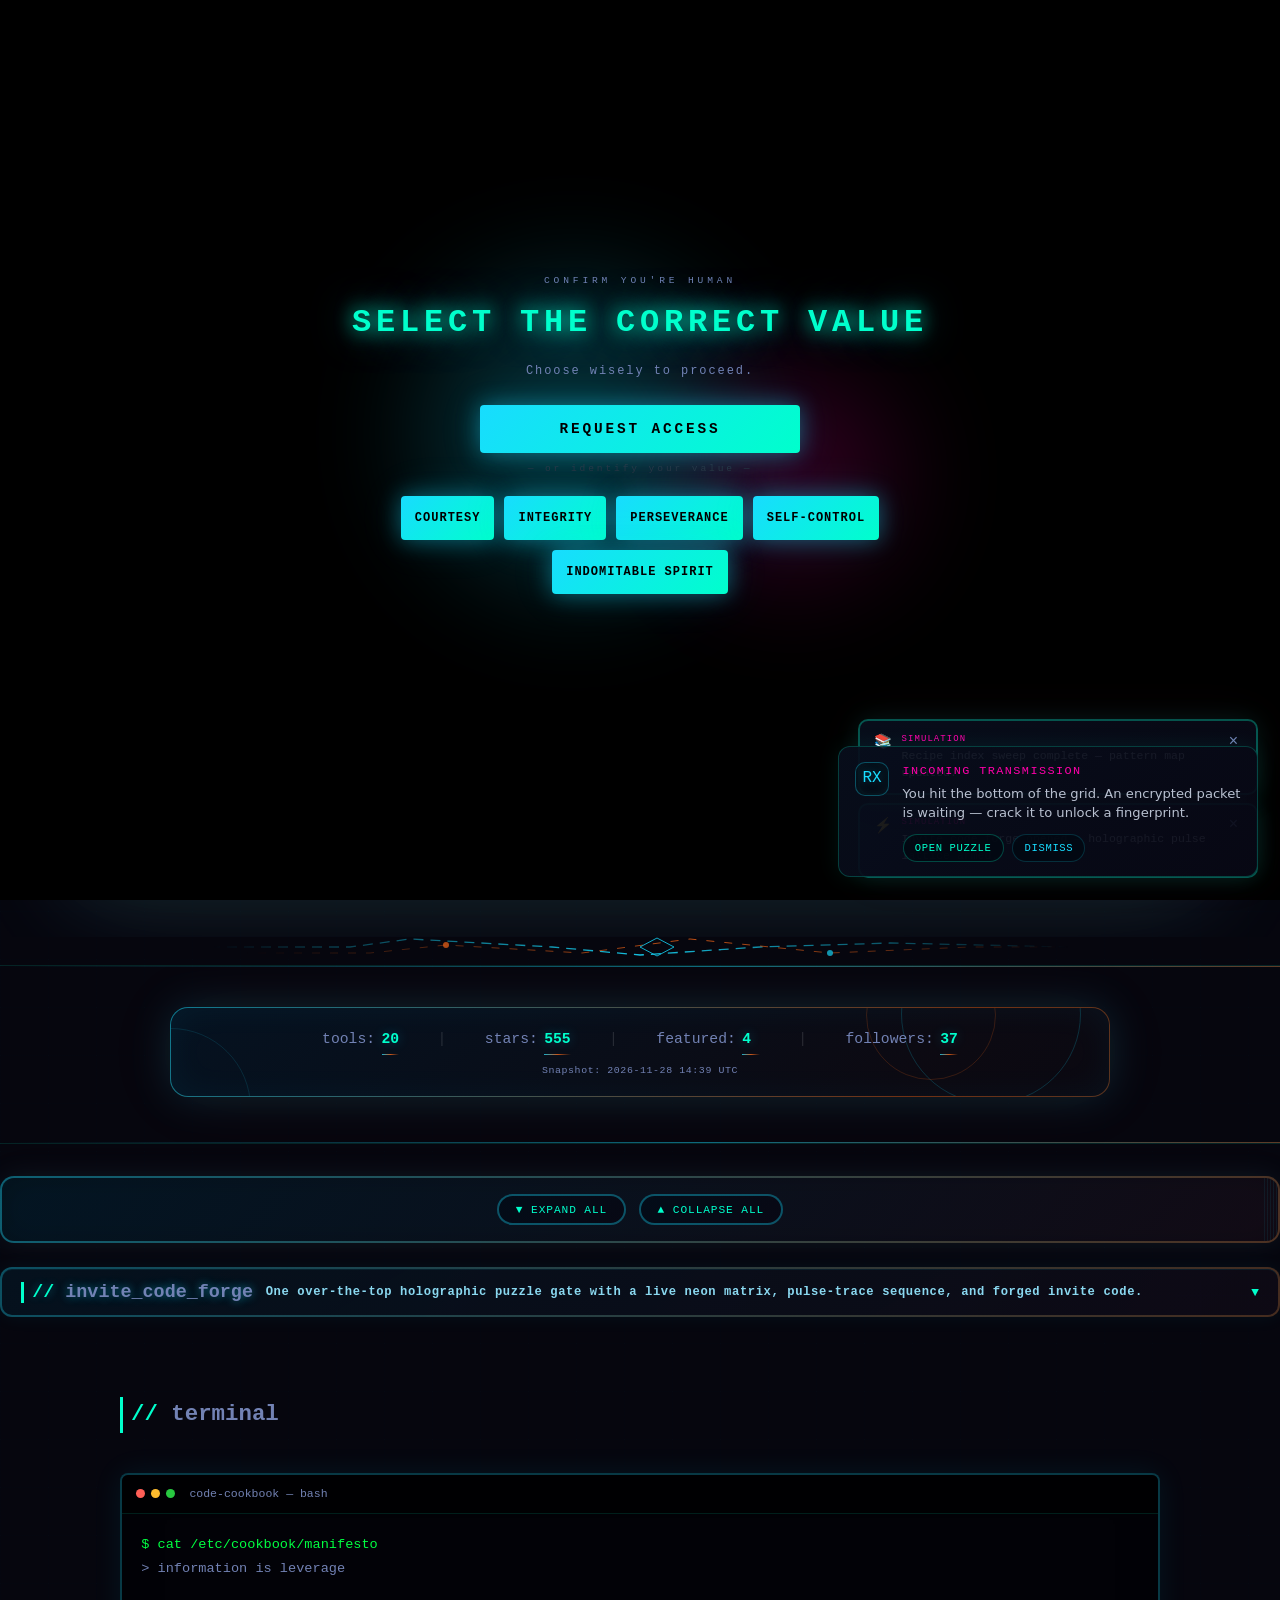
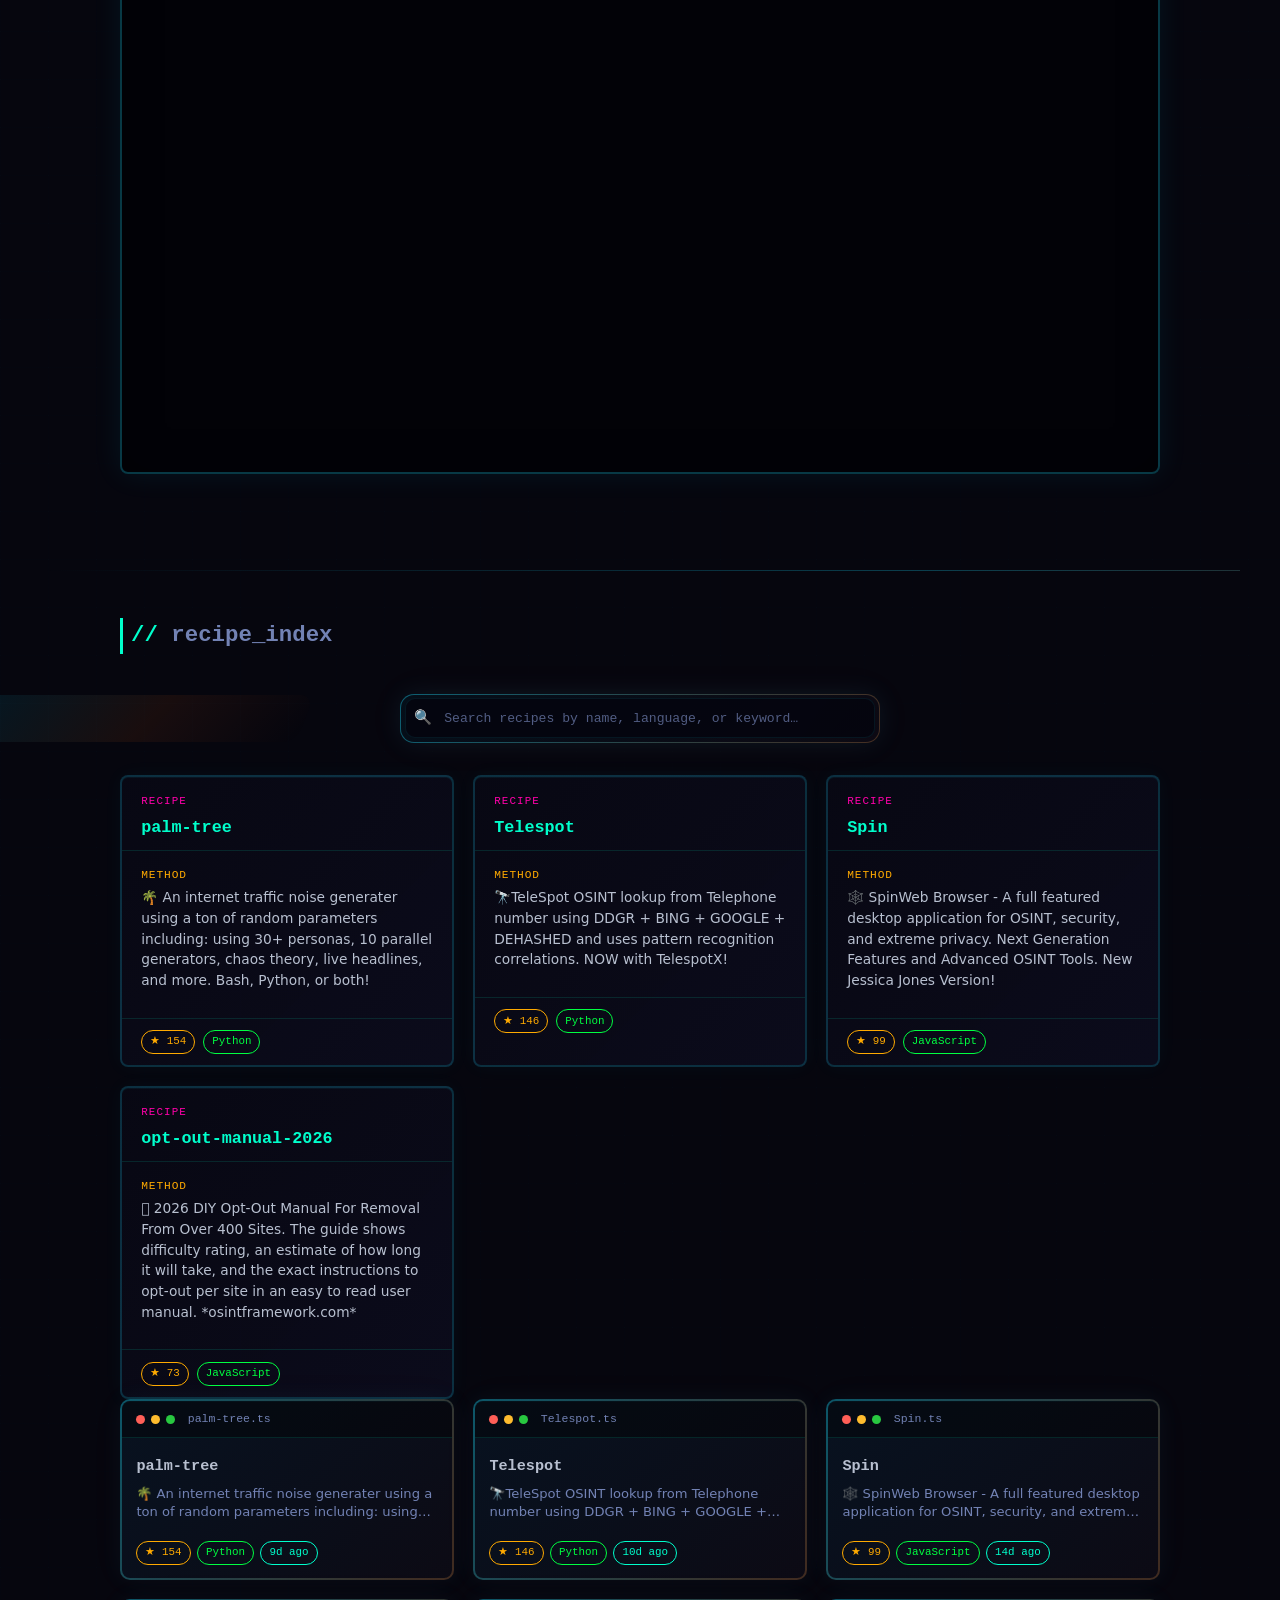
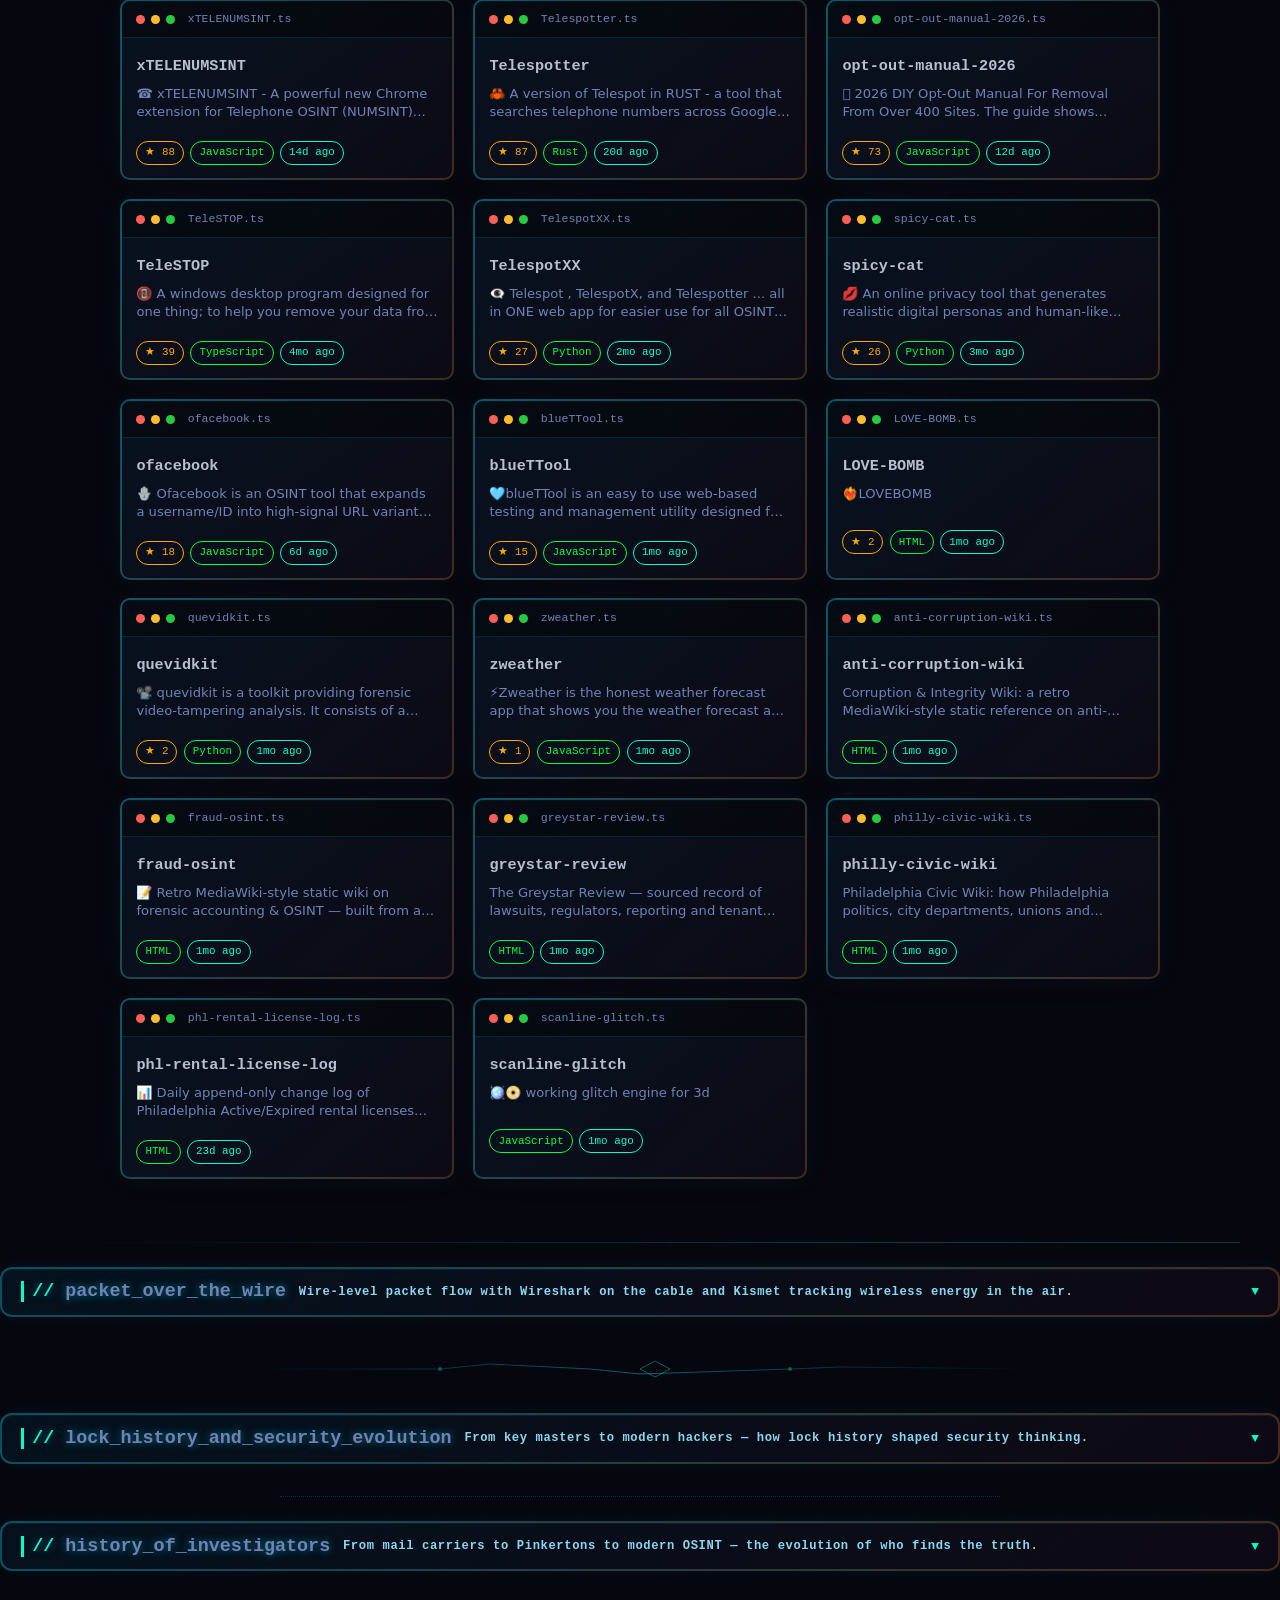
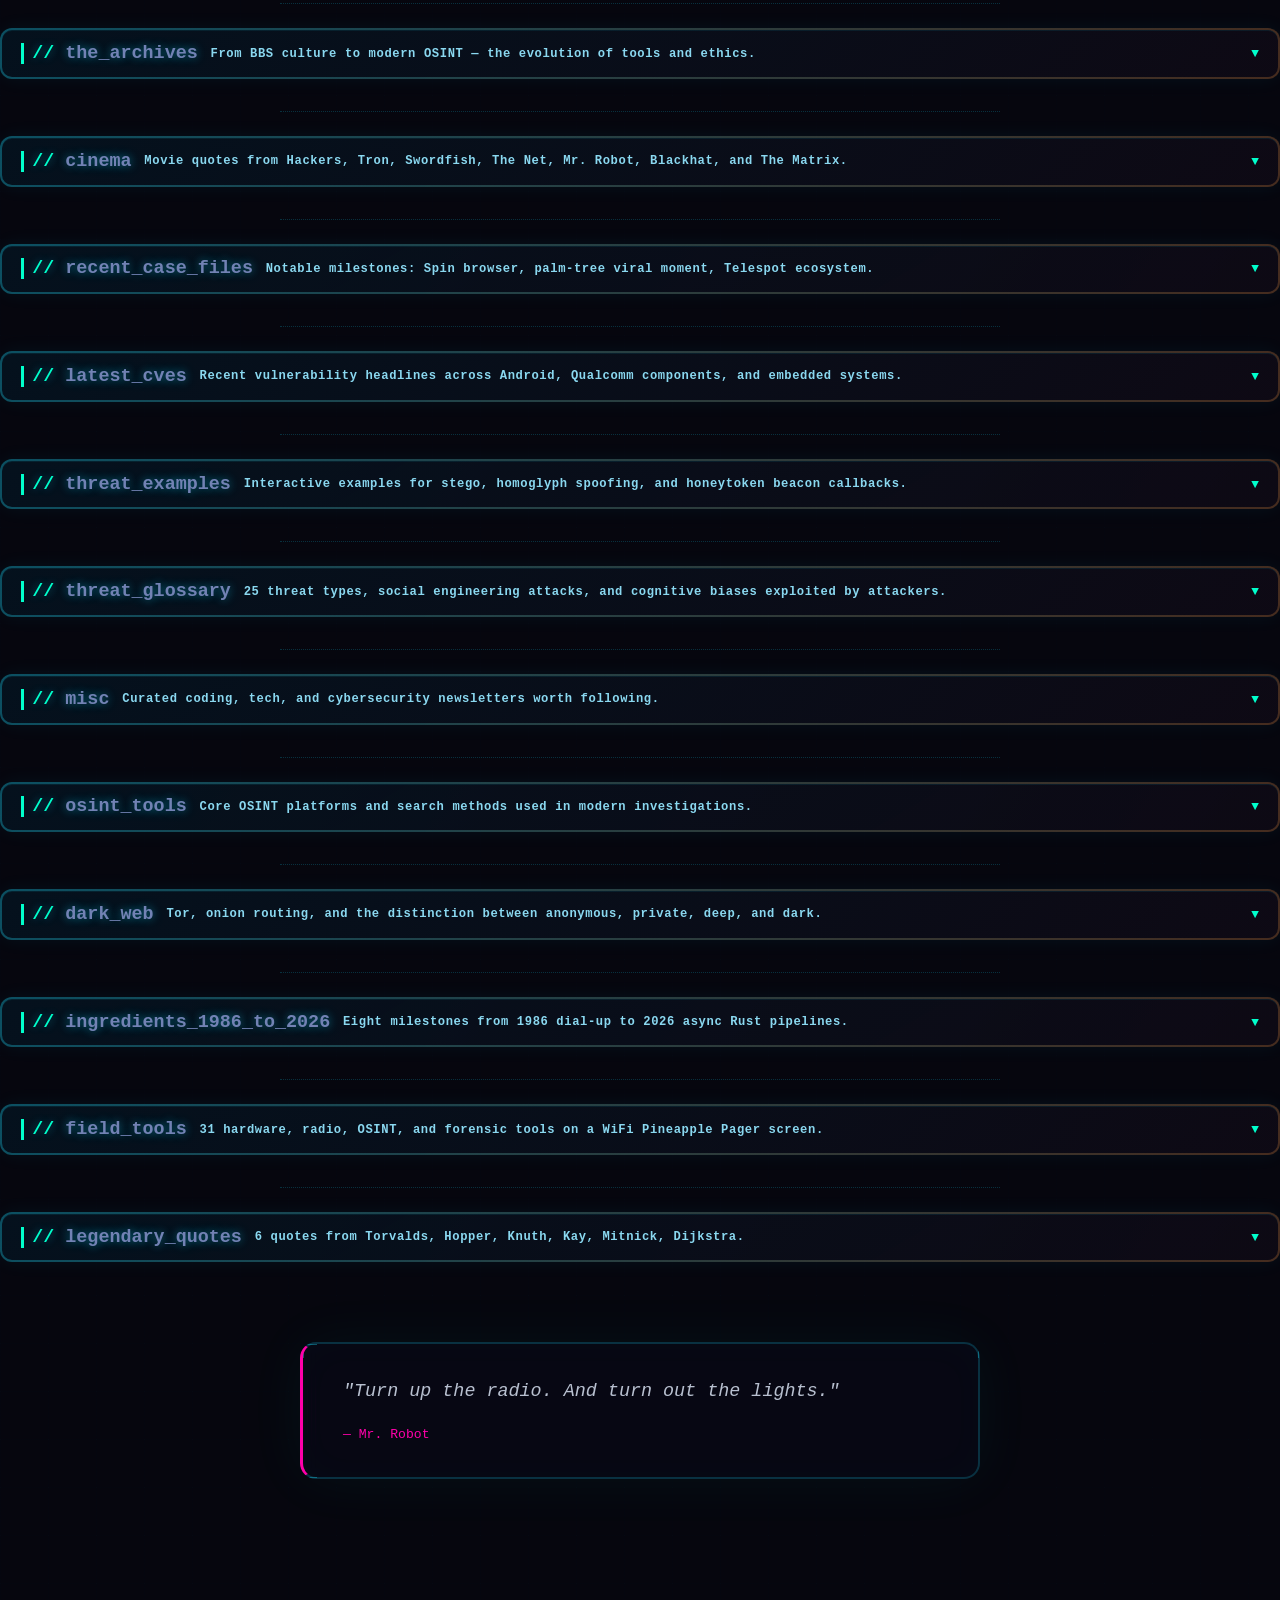
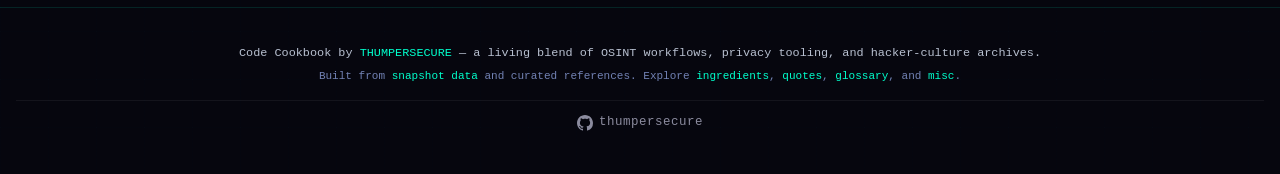
<file: docs/index.html>
<!DOCTYPE html>
<html lang="en">
<head>
<meta charset="UTF-8">
<meta name="google-site-verification" content="Qmw-nJmY8Mg9PqO3As0VepSWl7UxhZp7jNsXBvzfw_0" />
<meta name="viewport" content="width=device-width, initial-scale=1, viewport-fit=cover">
<meta name="description" content="Code Cookbook by THUMPERSECURE — OSINT &amp; SEO specialist. Privacy tools, phone intelligence, SEO tools, and cyberpunk portfolio.">
<meta name="keywords" content="OSINT, open source intelligence, SEO, privacy tools, palm-tree, Telespot, Spin, Telespotter, xTELENUMSINT, TeleSTOP, opt-out-manual-2026, spicy-cat, TelespotXX, blueTTool, LOVE-BOMB, zweather, code cookbook, thumpersecure, cybersecurity, phone intelligence, OSINT tools, SEO tools">
<meta name="author" content="THUMPERSECURE">
<meta name="theme-color" content="#06060e">
<meta http-equiv="Content-Security-Policy" content="default-src 'self'; script-src 'self' 'unsafe-inline'; style-src 'self' 'unsafe-inline' https://fonts.googleapis.com; font-src https://fonts.gstatic.com; img-src 'self' data: https:; connect-src 'self' https://api.github.com https://itunes.apple.com https://api64.ipify.org https://ipwho.is https://httpbin.org https://rdap.arin.net; media-src 'self' https:">
<meta property="og:title" content="THUMPERSECURE | Code Cookbook">
<meta property="og:description" content="OSINT &amp; SEO specialist portfolio. Privacy tools, phone intelligence, SEO automation — cyberpunk code cookbook experience.">
<meta property="og:type" content="website">
<meta property="og:url" content="https://thumpersecure.github.io/thumpersecure/">
<meta property="og:site_name" content="Code Cookbook">
<meta property="og:locale" content="en_US">
<meta property="og:image" content="https://thumpersecure.github.io/thumpersecure/assets/og-preview.jpg">
<meta property="og:image:width" content="1179">
<meta property="og:image:height" content="845">
<meta property="og:image:alt" content="THUMPERSECURE — network packet flow visualization, TRON aesthetic">
<meta name="twitter:card" content="summary_large_image">
<meta name="twitter:title" content="THUMPERSECURE | Code Cookbook">
<meta name="twitter:description" content="OSINT &amp; SEO specialist portfolio. Privacy tools, phone intelligence, SEO automation — cyberpunk code cookbook.">
<meta name="twitter:image" content="https://thumpersecure.github.io/thumpersecure/assets/og-preview.jpg">
<link rel="canonical" href="https://thumpersecure.github.io/thumpersecure/">
<link rel="icon" href="data:image/svg+xml,%3Csvg xmlns='http://www.w3.org/2000/svg' viewBox='0 0 100 100'%3E%3Ctext y='.9em' font-size='90'%3E%E2%9F%A9%3C/text%3E%3C/svg%3E">
<link rel="preconnect" href="https://fonts.googleapis.com">
<link rel="preconnect" href="https://fonts.gstatic.com" crossorigin>
<link rel="preload" href="https://fonts.googleapis.com/css2?family=JetBrains+Mono:wght@400;700&amp;family=Inter:wght@400;600;700&amp;display=swap" as="style">
<link href="https://fonts.googleapis.com/css2?family=JetBrains+Mono:wght@400;700&amp;family=Inter:wght@400;600;700&amp;display=swap" rel="stylesheet">
<link href="https://fonts.googleapis.com/css2?family=Press+Start+2P&amp;display=swap" rel="stylesheet">
<title>THUMPERSECURE | Code Cookbook</title>
<script type="application/ld+json">
{"@context":"https://schema.org","@type":"ProfilePage","url":"https://thumpersecure.github.io/thumpersecure/","mainEntity":{"@type":"Person","name":"THUMPERSECURE","url":"https://github.com/thumpersecure","sameAs":["https://github.com/thumpersecure"],"jobTitle":"OSINT & SEO Specialist","knowsAbout":["Open Source Intelligence","Search Engine Optimization","Privacy Tools","Security Research","Phone Intelligence","Data Aggregation"]}}
</script>

<script id="fallback-snapshot" type="application/json">
{"last_updated_utc":"2026-11-28T14:39:02.215Z","stats":{"tools_count":20,"stars_total":777,"featured_count":4,"followers":96},"repos":[{"name":"palm-tree","description":"🌴 An internet traffic noise generater using a ton of random parameters including: using 30+ personas, 10 parallel generators, chaos theory, live headlines, and more. Bash, Python, or both!","topics":[],"stars":154,"last_updated":"2026-11-25T11:38:40Z","language":"Python","homepage":"https://thumpersecure.github.io/palm-tree/","html_url":"https://github.com/thumpersecure/palm-tree","featured":true},{"name":"Telespot","description":"🔭TeleSpot OSINT lookup from Telephone number using DDGR + BING + GOOGLE + DEHASHED and uses pattern recognition correlations. NOW with TelespotX!","topics":["2026","osint","osint-kali","osint-phonenumbers","osint-python","osint-reconnaissance","osint-tools","osinttool","phone-number","telephone-number"],"stars":146,"last_updated":"2026-11-24T00:47:43Z","language":"Python","homepage":null,"html_url":"https://github.com/thumpersecure/Telespot","featured":true},{"name":"Spin","description":"🕸️  SpinWeb Browser - A full featured desktop application for OSINT, security, and extreme privacy. Next Generation Features and Advanced OSINT Tools. New Jessica Jones Version!","topics":[],"stars":99,"last_updated":"2026-11-20T03:41:47Z","language":"JavaScript","homepage":"https://thumpersecure.github.io/Spin/","html_url":"https://github.com/thumpersecure/Spin","featured":true},{"name":"xTELENUMSINT","description":"☎️ xTELENUMSINT - A powerful new Chrome extension for Telephone OSINT (NUMSINT) that automates searches in Google using 10 different formats. It then generates an extensive report using pattern analysis with advanced options. No coding required.","topics":["osint-phonenumbers","osint-tool","phone-number","telephone-number"],"stars":88,"last_updated":"2026-11-20T17:28:23Z","language":"JavaScript","homepage":null,"html_url":"https://github.com/thumpersecure/xTELENUMSINT","featured":false},{"name":"Telespotter","description":"🦀 A version of Telespot in RUST - a tool that searches telephone numbers across Google, Bing, DuckDuckGo, and Dehashed for phone numbers and focuses on identifying names, locations, and usernames in the results. ","topics":["osint","osint-phonenumbers","osint-python","osint-tool","osint-tools"],"stars":87,"last_updated":"2026-11-14T00:47:39Z","language":"Rust","homepage":null,"html_url":"https://github.com/thumpersecure/Telespotter","featured":false},{"name":"opt-out-manual-2026","description":"🫆 2026 DIY Opt-Out Manual For Removal From Over 400 Sites. The guide shows difficulty rating, an estimate of how long it will take, and the exact instructions to opt-out per site in an easy to read user manual. *osintframework.com*","topics":["guide","opt-out"],"stars":73,"last_updated":"2026-11-22T19:10:31Z","language":"JavaScript","homepage":"https://thumpersecure.github.io/opt-out-manual-2026/","html_url":"https://github.com/thumpersecure/opt-out-manual-2026","featured":true},{"name":"TeleSTOP","description":"📵 A windows desktop program designed for one thing; to help you remove your data from 50+ people-search sites at the source. No cloud, no APIs, 100% local. Pairs with xTELENUMSINT for faster detection/reporting. Reduce spam calls. Lower your risk for identity theft. Take back control. NO coding required. 100% free.","topics":[],"stars":39,"last_updated":"2026-07-16T02:46:18Z","language":"TypeScript","homepage":null,"html_url":"https://github.com/thumpersecure/TeleSTOP","featured":false},{"name":"TelespotXX","description":"👁️‍🗨️ Telespot , TelespotX, and Telespotter ... all in ONE web app for easier use for all OSINT Specialists.","topics":["osint","osint-2026","osint-phonenumbers","osint-tool","phone-numbers"],"stars":27,"last_updated":"2026-09-30T01:49:56Z","language":"Python","homepage":null,"html_url":"https://github.com/thumpersecure/TelespotXX","featured":false},{"name":"spicy-cat","description":"💋 An online privacy tool that generates realistic digital personas and human-like behavioral noise to disrupt profiling, correlation, and attribution. For best results use TOR and Firefox. Coded in Python.","topics":[],"stars":26,"last_updated":"2026-09-02T00:09:29Z","language":"Python","homepage":null,"html_url":"https://github.com/thumpersecure/spicy-cat","featured":false},{"name":"ofacebook","description":"🪬 Ofacebook is an OSINT tool that expands a username/ID into high-signal URL variants using prefixes, with workflows, search goals, and an in-app assistant for investigative information gathering.","topics":["osint-facebook","osint-tool"],"stars":18,"last_updated":"2026-11-28T09:58:36Z","language":"JavaScript","homepage":"https://thumpersecure.github.io/ofacebook/","html_url":"https://github.com/thumpersecure/ofacebook","featured":false},{"name":"blueTTool","description":"🩵blueTTool is an easy to use web-based testing and management utility designed for Bluetooth Low Energy (BLE) devices. It is used with the Bluefy browser on iOS devices to bypass Apple's native Web Bluetooth restrictions.","topics":["2026","app","ble","bluetooth","bluetooth-low-energy","educational-project","ios","iphone","iphone-app","open-source","research-tool","security-tools","web","webapp","wireless"],"stars":15,"last_updated":"2026-10-18T04:41:22Z","language":"JavaScript","homepage":"https://thumpersecure.github.io/blueTTool/","html_url":"https://github.com/thumpersecure/blueTTool","featured":false},{"name":"LOVE-BOMB","description":"❤️‍🔥LOVEBOMB","topics":[],"stars":2,"last_updated":"2026-11-01T05:57:31Z","language":"HTML","homepage":"https://thumpersecure.github.io/LOVE-BOMB/","html_url":"https://github.com/thumpersecure/LOVE-BOMB","featured":false},{"name":"quevidkit","description":"📽️ quevidkit is a toolkit providing forensic video‑tampering analysis. It consists of a Python CLI/REST backend and a simple web front‑end that runs in the browser or connects to a FastAPI server.","topics":[],"stars":2,"last_updated":"2026-11-01T06:01:13Z","language":"Python","homepage":"https://quevidkit.com/","html_url":"https://github.com/thumpersecure/quevidkit","featured":false},{"name":"zweather","description":"⚡️Zweather is the honest weather forecast app that shows you the weather forecast and what prior forecasts have changed. ","topics":["weather","weather-app","weather-forecast"],"stars":1,"last_updated":"2026-11-01T06:02:17Z","language":"JavaScript","homepage":"https://thumpersecure.github.io/zweather/","html_url":"https://github.com/thumpersecure/zweather","featured":false},{"name":"anti-corruption-wiki","description":"Corruption & Integrity Wiki: a retro MediaWiki-style static reference on anti-corruption frameworks, investigation, detection, technology, and measurement","topics":[],"stars":0,"last_updated":"2026-11-01T05:56:47Z","language":"HTML","homepage":"https://thumpersecure.github.io/anti-corruption-wiki/","html_url":"https://github.com/thumpersecure/anti-corruption-wiki","featured":false},{"name":"fraud-osint","description":"📝 Retro MediaWiki-style static wiki on forensic accounting & OSINT — built from a 7-source review + verified 2024-2026 research.","topics":[],"stars":0,"last_updated":"2026-11-01T05:57:12Z","language":"HTML","homepage":"https://thumpersecure.github.io/fraud-osint/","html_url":"https://github.com/thumpersecure/fraud-osint","featured":false},{"name":"greystar-review","description":"The Greystar Review — sourced record of lawsuits, regulators, reporting and tenant letters on Greystar and Bob Faith","topics":[],"stars":0,"last_updated":"2026-11-03T11:17:25Z","language":"HTML","homepage":"https://thumpersecure.github.io/greystar-review/","html_url":"https://github.com/thumpersecure/greystar-review","featured":false},{"name":"philly-civic-wiki","description":"Philadelphia Civic Wiki: how Philadelphia politics, city departments, unions and institutions work","topics":[],"stars":0,"last_updated":"2026-11-01T06:02:11Z","language":"HTML","homepage":"https://thumpersecure.github.io/philly-civic-wiki/","html_url":"https://github.com/thumpersecure/philly-civic-wiki","featured":false},{"name":"phl-rental-license-log","description":"📊 Daily append-only change log of Philadelphia Active/Expired rental licenses (public open data from phl.carto.com). Proof-of-concept history tracker.","topics":[],"stars":0,"last_updated":"2026-11-11T17:08:56Z","language":"HTML","homepage":"https://thumpersecure.github.io/phl-rental-license-log/","html_url":"https://github.com/thumpersecure/phl-rental-license-log","featured":false},{"name":"scanline-glitch","description":"🪩📀 working glitch engine for 3d","topics":[],"stars":0,"last_updated":"2026-11-01T06:00:24Z","language":"JavaScript","homepage":"https://thumpersecure.github.io/scanline-glitch/","html_url":"https://github.com/thumpersecure/scanline-glitch","featured":false}]}
</script>

<link rel="stylesheet" href="css/styles.css?v=20260611a">
</head>
<body>

<!-- ====== REQUEST ACCESS (Hollywood intro - always on refresh) ====== -->
<div id="requestAccessScreen" class="request-access-screen" role="dialog" aria-modal="true" aria-label="Request access">
  <div class="ra-content">
    <div class="ra-scanlines" aria-hidden="true"></div>
    <div class="ra-glow-orb ra-glow-1" aria-hidden="true"></div>
    <div class="ra-glow-orb ra-glow-2" aria-hidden="true"></div>
    <div class="ra-message">
      <span class="ra-label">CONFIRM YOU<span id="raSecretKey">'</span>RE HUMAN</span>
      <h2 class="ra-title">SELECT THE CORRECT VALUE</h2>
      <p class="ra-sub">Choose wisely to proceed.</p>
      <button type="button" id="requestAccessBtn" class="ra-btn ra-btn-decoy">REQUEST ACCESS</button>
      <p class="ra-decoy-sep">— or identify your value —</p>
      <div id="raHumanCheck" class="ra-human-check">
        <button type="button" class="ra-btn ra-option-btn" data-value="courtesy">COURTESY</button>
        <button type="button" class="ra-btn ra-option-btn" data-value="integrity">INTEGRITY</button>
        <button type="button" class="ra-btn ra-option-btn" data-value="perseverance">PERSEVERANCE</button>
        <button type="button" class="ra-btn ra-option-btn" data-value="self-control">SELF-CONTROL</button>
        <button type="button" class="ra-btn ra-option-btn" data-value="indomitable-spirit">INDOMITABLE SPIRIT</button>
      </div>
      <p id="raPasswordHint" class="ra-password-hint" role="status" aria-live="polite" aria-atomic="true"></p>
      <form id="raPasswordForm" class="ra-password-form" hidden novalidate aria-hidden="true" autocomplete="off">
        <input type="password" id="raPasswordInput" class="ra-password-input" value="" autocomplete="current-password">
        <button type="submit" id="raPasswordSubmit" class="ra-btn ra-btn-submit" style="display:none;">SUBMIT</button>
      </form>
    </div>
    <div class="ra-analyze" id="raAnalyze" aria-hidden="true">
      <div class="ra-analyze-bar"></div>
      <span class="ra-analyze-text">ANALYZING</span>
      <div class="ra-analyze-lines" id="raAnalyzeLines">
        <span>Correlating transport-layer fingerprint with client hints...</span>
        <span>Tracing ingress path for relay, proxy, and beacon anomalies...</span>
        <span>Building preliminary packet chronology for operator dossier...</span>
      </div>
    </div>
  </div>
</div>
<script>
(function(){
  var btns=document.querySelectorAll('.ra-option-btn');
  var hint=document.getElementById('raPasswordHint');
  var input=document.getElementById('raPasswordInput');
  var form=document.getElementById('raPasswordForm');
  var decoyBtn=document.getElementById('requestAccessBtn');
  var secretKey=document.getElementById('raSecretKey');

  // Track state for wrong-order lock
  var wrongClicked=false;
  var decoyBusy=false;

  function submitAccess(){
    if(input)input.value='integrity';
    if(form){form.hidden=false;form.dispatchEvent(new Event('submit',{cancelable:true}));}
  }

  // ── FEATURE 1: Decoy button ──────────────────────────────────────────────
  // The big "REQUEST ACCESS" CTA does nothing real — fake auth sequence, then resets.
  if(decoyBtn){
    decoyBtn.addEventListener('click',function(){
      if(decoyBusy)return;
      decoyBusy=true;
      decoyBtn.disabled=true;
      if(hint)hint.textContent='Verifying credentials…';
      setTimeout(function(){
        if(hint)hint.textContent='Authentication failed. Insufficient clearance level.';
        setTimeout(function(){
          if(hint)hint.textContent='Select the correct value to proceed.';
          decoyBtn.disabled=false;
          decoyBusy=false;
        },2200);
      },2000);
    });
  }

  // ── FEATURE 2: Wrong-order lock ──────────────────────────────────────────
  // INTEGRITY on first try is denied. You have to fail once first.
  btns.forEach(function(b){
    b.addEventListener('click',function(){
      var v=b.getAttribute('data-value');
      if(v==='integrity'){
        if(!wrongClicked){
          if(hint)hint.textContent='Not yet. The correct answer requires context.';
          b.style.filter='brightness(0.45)';
          setTimeout(function(){b.style.filter='';},1400);
        } else {
          submitAccess();
        }
      } else {
        wrongClicked=true;
        if(hint)hint.textContent='Closer. Sequence matters.';
        b.style.opacity='0.4';
        b.disabled=true;
      }
    });
  });

  // ── FEATURE 3: Invisible threshold ───────────────────────────────────────
  // Long-press (800ms) on the apostrophe in "YOU'RE" bypasses the puzzle entirely.
  // No hover state. No cursor change. No label. It's a door with no handle.
  if(secretKey){
    var pressTimer=null;
    function startPress(){pressTimer=setTimeout(function(){submitAccess();},800);}
    function cancelPress(){clearTimeout(pressTimer);}
    secretKey.addEventListener('mousedown',startPress);
    secretKey.addEventListener('mouseup',cancelPress);
    secretKey.addEventListener('mouseleave',cancelPress);
    secretKey.addEventListener('touchstart',function(e){e.preventDefault();startPress();},{passive:false});
    secretKey.addEventListener('touchend',cancelPress);
    secretKey.addEventListener('touchcancel',cancelPress);
  }
})();
</script>

<!-- ====== BOOT SCREEN ====== -->
<div id="bootScreen" class="boot boot-overlay" role="dialog" aria-modal="true" aria-label="Connection trace">
  <div class="boot-shell glass">
    <div class="boot-grid">
      <section class="boot-terminal-pane" aria-labelledby="bootTerminalTitle">
        <div class="boot-pane-head">
          <span class="boot-pane-kicker" id="bootTerminalTitle">sys trace</span>
          <span class="boot-pane-meta" id="bootIntelTimestamp">collecting telemetry</span>
        </div>
        <div id="bootLog" class="boot-log" aria-live="polite"></div>
      </section>
      <section class="boot-dossier-pane" aria-labelledby="bootDossierTitle">
        <div class="boot-pane-head">
          <span class="boot-pane-kicker" id="bootDossierTitle">operator dossier</span>
          <span class="boot-pane-meta" id="bootIntelStatus">awaiting remote telemetry</span>
        </div>
        <div class="boot-intel-grid">
          <article class="boot-intel-card">
            <h3>Server &amp; Network Information</h3>
            <div class="boot-kv-list" id="bootNetworkInfo"></div>
          </article>
          <article class="boot-intel-card">
            <h3>Browser Information</h3>
            <div class="boot-kv-list" id="bootBrowserInfo"></div>
          </article>
          <article class="boot-intel-card">
            <h3>WHOIS Lookup On You</h3>
            <div class="boot-kv-list" id="bootWhoisInfo"></div>
          </article>
        </div>
        <div class="fingerprint-gate" id="fingerprintGate" hidden>
          <div class="fingerprint-copy">
            <span class="fingerprint-label">thumbprint_scanner</span>
            <h3 class="fingerprint-title">PRESS AND HOLD TO CLEAR THE GATE</h3>
            <p class="fingerprint-desc">Biometric pressure lock engages after a continuous two-second hold on the live scanner.</p>
          </div>
          <button type="button" class="fingerprint-scanner" id="fingerprintScanner" aria-describedby="fingerprintStatus">
            <canvas id="fingerprintCanvas" width="420" height="420" aria-hidden="true"></canvas>
            <span class="fingerprint-ring"></span>
            <span class="fingerprint-sweep"></span>
          </button>
          <div class="fingerprint-progress-wrap">
            <div class="fingerprint-progress-bar"><span id="fingerprintProgressFill"></span></div>
            <div class="fingerprint-progress-copy" id="fingerprintStatus">Press and hold on the scanner for 2 seconds.</div>
          </div>
        </div>
      </section>
    </div>
  </div>
</div>

<!-- ====== BACKGROUND LAYERS ====== -->
<div class="crt" aria-hidden="true"></div>
<div class="scanline-overlay" aria-hidden="true"></div>
<div class="sweep" aria-hidden="true"></div>
<div class="ambient" aria-hidden="true"></div>
<div class="tron-grid" aria-hidden="true"></div>
<div class="circuit-pattern" aria-hidden="true"></div>
<div class="tron-artifact-field" aria-hidden="true">
  <span class="tron-artifact artifact-rail rail-a"></span>
  <span class="tron-artifact artifact-rail rail-b"></span>
  <span class="tron-artifact artifact-rail rail-c"></span>
  <span class="tron-artifact artifact-rail rail-d"></span>
  <span class="tron-artifact artifact-node node-a"></span>
  <span class="tron-artifact artifact-node node-b"></span>
  <span class="tron-artifact artifact-node node-c"></span>
  <span class="tron-artifact artifact-node node-d"></span>
  <span class="tron-artifact artifact-glyph glyph-a">0101</span>
  <span class="tron-artifact artifact-glyph glyph-b">TRON</span>
  <span class="tron-artifact artifact-glyph glyph-c">I/O</span>
  <span class="tron-artifact artifact-glyph glyph-d">GRID</span>
</div>
<canvas id="tronGridCanvas" aria-hidden="true"></canvas>
<canvas id="particleCanvas" aria-hidden="true"></canvas>
<canvas id="rainCanvas" aria-hidden="true"></canvas>
<!-- SVG decorative: circuit lines, hexagons, data nodes (Tron/cyberpunk) -->
<svg class="tron-svg-bg" aria-hidden="true" xmlns="http://www.w3.org/2000/svg" viewBox="0 0 1200 800">
  <defs>
    <linearGradient id="tronGrad" x1="0%" y1="0%" x2="100%" y2="100%"><stop offset="0%" style="stop-color:#18dcff;stop-opacity:0.15"/><stop offset="100%" style="stop-color:#ff00aa;stop-opacity:0.05"/></linearGradient>
    <linearGradient id="cyanGrad" x1="0%" y1="0%" x2="0%" y2="100%"><stop offset="0%" style="stop-color:#00ffcc;stop-opacity:0.4"/><stop offset="100%" style="stop-color:#00ffcc;stop-opacity:0"/></linearGradient>
    <linearGradient id="magentaGrad" x1="0%" y1="0%" x2="100%" y2="0%"><stop offset="0%" style="stop-color:#ff00aa;stop-opacity:0.2"/><stop offset="100%" style="stop-color:#ff00aa;stop-opacity:0"/></linearGradient>
    <linearGradient id="orangeGrad" x1="0%" y1="0%" x2="100%" y2="0%"><stop offset="0%" style="stop-color:#ffb36b;stop-opacity:0.55"/><stop offset="100%" style="stop-color:#ff6b1a;stop-opacity:0.05"/></linearGradient>
    <filter id="glow"><feGaussianBlur stdDeviation="2" result="coloredBlur"/><feMerge><feMergeNode in="coloredBlur"/><feMergeNode in="SourceGraphic"/></feMerge></filter>
    <filter id="glowStrong"><feGaussianBlur stdDeviation="3" result="blur"/><feMerge><feMergeNode in="blur"/><feMergeNode in="SourceGraphic"/></feMerge></filter>
  </defs>
  <g class="circuit-lines">
    <path d="M0 200 Q300 180 600 200 T1200 200" fill="none" stroke="url(#cyanGrad)" stroke-width="0.5" opacity="0.6"/>
    <path d="M0 400 L400 400 L500 350 L800 400 L1200 400" fill="none" stroke="#18dcff" stroke-width="0.3" opacity="0.25"/>
    <path d="M0 600 L200 550 L500 600 L900 580 L1200 600" fill="none" stroke="#00ff41" stroke-width="0.3" opacity="0.2"/>
    <path d="M0 300 L1200 300" fill="none" stroke="url(#magentaGrad)" stroke-width="0.4" opacity="0.35"/>
    <path d="M0 500 L1200 500" fill="none" stroke="#18dcff" stroke-width="0.25" opacity="0.2"/>
    <path d="M100 0 L100 800" fill="none" stroke="#18dcff" stroke-width="0.2" opacity="0.15"/>
    <path d="M600 0 L600 800" fill="none" stroke="#18dcff" stroke-width="0.2" opacity="0.12"/>
    <path d="M1100 0 L1100 800" fill="none" stroke="#ff00aa" stroke-width="0.2" opacity="0.1"/>
    <path d="M300 0 L300 800" fill="none" stroke="#00ffcc" stroke-width="0.15" opacity="0.08"/>
    <path d="M900 0 L900 800" fill="none" stroke="#00ffcc" stroke-width="0.15" opacity="0.08"/>
  </g>
  <g class="light-cycle-lanes">
    <path d="M-140 760 C 120 680 340 600 560 500 S 980 270 1320 110" fill="none" stroke="url(#orangeGrad)" stroke-width="1.2" opacity="0.26" stroke-linecap="round" stroke-dasharray="18 24"/>
    <path d="M-120 720 C 150 645 360 560 620 455 S 1080 235 1340 80" fill="none" stroke="url(#cyanGrad)" stroke-width="1.05" opacity="0.25" stroke-linecap="round" stroke-dasharray="16 20"/>
    <path d="M140 120 L260 160 L360 248 L480 286 L620 360" fill="none" stroke="url(#tronGrad)" stroke-width="0.65" opacity="0.24" stroke-linecap="round" stroke-dasharray="9 14"/>
    <path d="M860 150 L960 176 L1060 240 L1180 268" fill="none" stroke="url(#orangeGrad)" stroke-width="0.65" opacity="0.2" stroke-linecap="round" stroke-dasharray="8 12"/>
  </g>
  <g class="legacy-ships">
    <polygon points="860,162 924,132 996,164 1024,238 968,278 886,244" fill="rgba(8,14,28,0.18)" stroke="url(#orangeGrad)" stroke-width="0.85" opacity="0.3"/>
    <polygon points="212,244 278,214 342,244 360,314 304,350 230,320" fill="rgba(8,14,28,0.14)" stroke="url(#tronGrad)" stroke-width="0.75" opacity="0.24"/>
    <path d="M906 188 L976 188 L998 228 L954 252 L894 228 Z" fill="none" stroke="#18dcff" stroke-width="0.55" opacity="0.28"/>
    <path d="M244 270 L312 270 L328 308 L286 330 L236 302 Z" fill="none" stroke="#ff6b1a" stroke-width="0.48" opacity="0.24"/>
  </g>
  <g class="hexagons">
    <polygon points="150,120 200,145 200,195 150,220 100,195 100,145" fill="none" stroke="#18dcff" stroke-width="0.8" opacity="0.25"/>
    <polygon points="1050,280 1100,305 1100,355 1050,380 1000,355 1000,305" fill="none" stroke="#00ffcc" stroke-width="0.6" opacity="0.22"/>
    <polygon points="550,520 600,545 600,595 550,620 500,595 500,545" fill="none" stroke="#ff00aa" stroke-width="0.5" opacity="0.2"/>
    <polygon points="80,450 120,470 120,530 80,550 40,530 40,470" fill="none" stroke="#00ff41" stroke-width="0.4" opacity="0.18"/>
    <polygon points="700,100 750,125 750,175 700,200 650,175 650,125" fill="none" stroke="#18dcff" stroke-width="0.5" opacity="0.15"/>
    <polygon points="400,650 450,675 450,725 400,750 350,725 350,675" fill="none" stroke="#ff00aa" stroke-width="0.4" opacity="0.12"/>
  </g>
  <g class="data-nodes">
    <circle cx="200" cy="145" r="3" fill="#18dcff" filter="url(#glowStrong)" opacity="0.55"/>
    <circle cx="1100" cy="305" r="2.5" fill="#00ffcc" filter="url(#glowStrong)" opacity="0.45"/>
    <circle cx="600" cy="545" r="2" fill="#ff00aa" filter="url(#glowStrong)" opacity="0.4"/>
    <circle cx="80" cy="470" r="2" fill="#00ff41" filter="url(#glow)" opacity="0.35"/>
    <circle cx="950" cy="150" r="1.5" fill="#18dcff" opacity="0.3"/>
    <circle cx="350" cy="650" r="1.5" fill="#00ffcc" opacity="0.25"/>
    <circle cx="700" cy="125" r="1.5" fill="#18dcff" filter="url(#glow)" opacity="0.3"/>
    <circle cx="400" cy="675" r="1.5" fill="#ff00aa" filter="url(#glow)" opacity="0.25"/>
  </g>
</svg>
<!-- Floating data orbs -->
<div class="data-orbs" aria-hidden="true">
  <span class="orb orb-1"></span><span class="orb orb-2"></span><span class="orb orb-3"></span>
  <span class="orb orb-4"></span><span class="orb orb-5"></span><span class="orb orb-6"></span>
</div>
<!-- Holographic vignette -->
<div class="holographic-vignette" aria-hidden="true"></div>

<!-- ====== EFFECTS TOAST CONTAINER ====== -->
<div class="fx-toast-container" id="fxToastContainer" aria-live="polite"></div>

<!-- ====== SETTINGS OVERLAY ====== -->
<div class="settings-overlay" id="settingsOverlay" role="dialog" aria-modal="true" aria-label="Settings">
  <div class="settings-panel settings-panel-wrap">
    <button class="settings-close" id="settingsClose" aria-label="Close settings">&times;</button>
    <div class="settings-title">&#9881; Settings</div>
    <div class="settings-group">
      <div class="settings-group-label">Display</div>
      <div class="settings-row"><span class="settings-row-label">Display Mode</span><select id="settingMode" class="settings-select" aria-label="Display mode"><option value="dark">Dark</option><option value="engage">Engage</option><option value="read">Read</option></select></div>
      <div class="settings-row"><span class="settings-row-label">Background Animations</span><button class="settings-toggle on" id="settingBgAnim" role="switch" aria-checked="true" aria-label="Toggle background animations"></button></div>
    </div>
    <div class="settings-group">
      <div class="settings-group-label">Puzzles</div>
      <div class="settings-row"><span class="settings-row-label">Reset All Puzzles</span><button class="settings-btn-action" id="settingResetPuzzles">Reset</button></div>
    </div>
    <div class="settings-group">
      <div class="settings-group-label">Data</div>
      <div class="settings-row"><span class="settings-row-label">Dev Mode (force fallback)</span><button class="settings-toggle" id="settingDevMode" role="switch" aria-checked="false" aria-label="Toggle dev mode"></button></div>
    </div>
  </div>
</div>

<div class="page-wrap">

  <!-- ====== SCROLL PROGRESS (mobile) ====== -->
  <div id="scrollProgress" class="scroll-progress" role="progressbar" aria-label="Page scroll progress" aria-valuemin="0" aria-valuemax="100" aria-valuenow="0" aria-hidden="true"></div>

  <!-- ====== TOP CONTROL BAR ====== -->
  <div class="top-bar-wrap" aria-label="Controls">
    <div class="top-bar" id="topBar">
      <span class="top-bar-label">signal deck // adaptive soundtrack</span>
      <button type="button" class="top-toggle-btn music-panel-toggle" id="musicPanelToggle" aria-controls="musicPanel" aria-expanded="false" aria-label="Open player">Open player</button>
      <div id="musicPanel" class="music-panel">
        <div class="music-controls-row">
          <div class="music-btns music-transport" id="musicDeck" role="group" aria-label="Music transport controls">
            <button type="button" class="music-next-btn music-nav-btn" id="musicBack" aria-label="Restart current track">&#x2039;</button>
            <button type="button" class="music-next-btn music-nav-btn music-playpause-btn" id="musicPlayPause" aria-label="Pause current track">&#10074;&#10074;</button>
            <button type="button" class="music-next-btn music-nav-btn" id="musicNext" aria-label="Shuffle next track">&#x203a;</button>
          </div>
          <div class="music-now-playing" aria-live="polite">
            <span class="music-track-title" id="musicTrackTitle">Track standby</span>
            <span class="music-track-sub" id="musicTrackSub">shuffle queue armed // persistent mode</span>
          </div>
        </div>
        <div class="music-meta">
          <span class="music-status" id="musicStatus" aria-live="polite">select a track</span>
          <span class="music-track-indicator" id="musicTrackIndicator" aria-live="polite">1/4</span>
          <a id="musicFallback" class="music-fallback" href="#" target="_blank" rel="noopener noreferrer" hidden>open source</a>
        </div>
        <div id="autoplayBanner" class="autoplay-banner" role="button" tabindex="0" aria-label="Tap to play audio">&#127925; Audio ready &mdash; tap to play</div>
      </div>
      <div id="musicMiniBar" class="music-mini-bar" aria-label="Compact audio controls" hidden>
        <button type="button" class="music-next-btn music-mini-btn music-launch-btn" id="musicExpandMini" aria-label="Open audio player">&#9835; open player</button>
      </div>
      <div class="top-toggles">
        <button type="button" class="top-toggle-btn on" id="toggleMode" aria-label="Toggle display mode">Mode: Dark</button>
        <button type="button" class="top-toggle-btn settings-btn" id="toggleSettings" aria-label="Open settings">&#9881; Settings</button>
      </div>
      <audio id="musicPlayer" preload="metadata" playsinline></audio>
    </div>
  </div>

  <!-- ====== HERO (Tron/holographic - varies on refresh) ====== -->
  <header class="hero" role="banner" id="heroSection">
    <div class="hero-identity-glow" aria-hidden="true"></div>
    <div class="hero-energy-lanes" aria-hidden="true">
      <span class="hero-energy-lane lane-a"></span>
      <span class="hero-energy-lane lane-b"></span>
      <span class="hero-energy-lane lane-c"></span>
    </div>
    <div class="hero-inner glass hero-holographic">
      <span class="hero-corner hero-corner-tl" aria-hidden="true"></span>
      <span class="hero-corner hero-corner-tr" aria-hidden="true"></span>
      <span class="hero-corner hero-corner-bl" aria-hidden="true"></span>
      <span class="hero-corner hero-corner-br" aria-hidden="true"></span>
      <div class="hero-copy">
        <p class="eyebrow">THUMPERSECURE</p>
        <h1 class="glitch" data-text="CODE COOKBOOK">CODE COOKBOOK</h1>
        <p class="hero-sub">// OSINT &amp; SEO SPECIALIST</p>
        <div class="typer-wrap" aria-live="polite"><span id="typerText"></span><span class="typer-cursor"></span></div>
        <div class="hero-meta-strip" aria-label="Experience highlights">
          <span class="hero-meta-chip">ai-forged interface</span>
          <span class="hero-meta-chip">tron legacy border rails</span>
          <span class="hero-meta-chip">3d holo scene render</span>
        </div>
        <nav class="hero-btns" aria-label="Primary navigation">
          <a href="#recipe-index-section" class="btn btn-primary">ACCESS GRANTED</a>
          <a href="https://github.com/thumpersecure" class="btn btn-ghost" target="_blank" rel="noopener noreferrer">GitHub Profile</a>
        </nav>
        <a href="#recipe-index-section" class="hero-scroll-hint" aria-label="Scroll to content">&#8964;</a>
      </div>
      <div class="hero-visual-stack" aria-hidden="true">
        <div class="hero-visual-shell">
          <div class="hero-visual-badge">legacy grid // light cycle bay</div>
          <svg class="hero-holo-scene" xmlns="http://www.w3.org/2000/svg" viewBox="0 0 760 520">
            <defs>
              <linearGradient id="heroSceneBlue" x1="0%" y1="0%" x2="100%" y2="100%">
                <stop offset="0%" stop-color="#18dcff" stop-opacity="0.95"/>
                <stop offset="55%" stop-color="#00ffcc" stop-opacity="0.55"/>
                <stop offset="100%" stop-color="#18dcff" stop-opacity="0"/>
              </linearGradient>
              <linearGradient id="heroSceneOrange" x1="0%" y1="0%" x2="100%" y2="100%">
                <stop offset="0%" stop-color="#ffd1ad" stop-opacity="0.95"/>
                <stop offset="48%" stop-color="#ff6b1a" stop-opacity="0.7"/>
                <stop offset="100%" stop-color="#ff6b1a" stop-opacity="0"/>
              </linearGradient>
              <radialGradient id="heroSceneCore" cx="50%" cy="50%" r="60%">
                <stop offset="0%" stop-color="#18dcff" stop-opacity="0.26"/>
                <stop offset="50%" stop-color="#ff6b1a" stop-opacity="0.12"/>
                <stop offset="100%" stop-color="#06060e" stop-opacity="0"/>
              </radialGradient>
              <filter id="heroSceneGlow">
                <feGaussianBlur stdDeviation="3" result="heroGlow"/>
                <feMerge>
                  <feMergeNode in="heroGlow"/>
                  <feMergeNode in="SourceGraphic"/>
                </feMerge>
              </filter>
            </defs>
            <rect x="54" y="48" width="652" height="424" rx="28" fill="url(#heroSceneCore)" opacity="0.9"/>
            <g class="holo-scene-rings">
              <ellipse cx="386" cy="276" rx="250" ry="118" fill="none" stroke="url(#heroSceneBlue)" stroke-width="1.2" opacity="0.5"/>
              <ellipse cx="386" cy="276" rx="192" ry="92" fill="none" stroke="url(#heroSceneOrange)" stroke-width="1.1" opacity="0.45"/>
              <ellipse cx="386" cy="276" rx="132" ry="62" fill="none" stroke="url(#heroSceneBlue)" stroke-width="0.95" opacity="0.38"/>
            </g>
            <g class="holo-scene-grid">
              <path d="M94 360 L666 360" fill="none" stroke="rgba(24,220,255,0.16)" stroke-width="1"/>
              <path d="M130 398 L630 398" fill="none" stroke="rgba(24,220,255,0.12)" stroke-width="0.85"/>
              <path d="M176 434 L586 434" fill="none" stroke="rgba(255,107,26,0.12)" stroke-width="0.7"/>
              <path d="M162 198 L262 360" fill="none" stroke="rgba(24,220,255,0.08)" stroke-width="0.7"/>
              <path d="M252 182 L332 360" fill="none" stroke="rgba(255,107,26,0.08)" stroke-width="0.7"/>
              <path d="M508 182 L428 360" fill="none" stroke="rgba(255,107,26,0.08)" stroke-width="0.7"/>
              <path d="M598 198 L498 360" fill="none" stroke="rgba(24,220,255,0.08)" stroke-width="0.7"/>
            </g>
            <g class="holo-scene-track" filter="url(#heroSceneGlow)">
              <path class="scene-lane scene-lane-main" d="M98 390 C 238 344 340 332 452 302 S 664 208 728 140" fill="none" stroke="url(#heroSceneBlue)" stroke-width="7" stroke-linecap="round" stroke-dasharray="18 30"/>
              <path class="scene-lane scene-lane-alt" d="M126 432 C 248 380 372 366 492 330 S 672 260 732 198" fill="none" stroke="url(#heroSceneOrange)" stroke-width="6" stroke-linecap="round" stroke-dasharray="16 28"/>
            </g>
            <g class="holo-scene-bike" filter="url(#heroSceneGlow)">
              <circle cx="290" cy="304" r="26" fill="none" stroke="url(#heroSceneBlue)" stroke-width="4"/>
              <circle cx="390" cy="272" r="22" fill="none" stroke="url(#heroSceneBlue)" stroke-width="4"/>
              <path d="M290 304 L330 280 L390 272 L438 250" fill="none" stroke="url(#heroSceneBlue)" stroke-width="4.6" stroke-linecap="round" stroke-linejoin="round"/>
              <path d="M330 280 L350 244 L420 244 L438 250" fill="none" stroke="url(#heroSceneOrange)" stroke-width="3.6" stroke-linecap="round" stroke-linejoin="round"/>
              <path d="M348 248 L330 280" fill="none" stroke="url(#heroSceneOrange)" stroke-width="3.2" stroke-linecap="round"/>
              <path d="M260 325 C 242 342 214 356 176 370" fill="none" stroke="url(#heroSceneBlue)" stroke-width="4.6" stroke-linecap="round"/>
              <path d="M418 254 C 478 240 534 224 594 196" fill="none" stroke="url(#heroSceneOrange)" stroke-width="4.2" stroke-linecap="round"/>
            </g>
            <g class="holo-scene-recognizer" filter="url(#heroSceneGlow)">
              <path d="M500 144 L560 114 L632 146 L658 222 L602 262 L520 236 Z" fill="rgba(6,12,24,0.38)" stroke="url(#heroSceneOrange)" stroke-width="2"/>
              <path d="M520 174 L612 174 L628 216 L574 244 L514 216 Z" fill="none" stroke="url(#heroSceneBlue)" stroke-width="1.4" opacity="0.85"/>
              <path d="M546 122 L572 88 L602 120" fill="none" stroke="url(#heroSceneBlue)" stroke-width="1.6" opacity="0.85"/>
            </g>
            <g class="holo-scene-beams" filter="url(#heroSceneGlow)">
              <path d="M510 146 L448 270" fill="none" stroke="url(#heroSceneOrange)" stroke-width="1.4" opacity="0.65"/>
              <path d="M618 152 L496 300" fill="none" stroke="url(#heroSceneBlue)" stroke-width="1.2" opacity="0.58"/>
              <circle cx="448" cy="270" r="5" fill="#ff6b1a" opacity="0.7"/>
              <circle cx="496" cy="300" r="5" fill="#18dcff" opacity="0.7"/>
            </g>
          </svg>
          <div class="hero-visual-hud">
            <span>render depth // 4 layers</span>
            <span>orange/blue sync // live</span>
            <span>ai motion // adaptive</span>
          </div>
        </div>
        <div class="hero-data-rail">
          <div class="hero-rail-card">
            <span class="hero-rail-label">rendering</span>
            <strong>3d holo / live</strong>
            <em>layered svg + glass depth</em>
          </div>
          <div class="hero-rail-card">
            <span class="hero-rail-label">border system</span>
            <strong>legacy rails</strong>
            <em>blue + orange chase lines</em>
          </div>
          <div class="hero-rail-card">
            <span class="hero-rail-label">wow factor</span>
            <strong>ai motion stack</strong>
            <em>tilt, pulse, scan, stagger</em>
          </div>
        </div>
      </div>
    </div>
  </header>

  <div class="hero-stats-circuit" aria-hidden="true">
    <svg xmlns="http://www.w3.org/2000/svg" viewBox="0 0 860 36" preserveAspectRatio="xMidYMid slice">
      <defs>
        <linearGradient id="heroCircuitBlue" x1="0%" y1="0%" x2="100%" y2="0%">
          <stop offset="0%" stop-color="#18dcff" stop-opacity="0"/>
          <stop offset="50%" stop-color="#18dcff" stop-opacity="0.95"/>
          <stop offset="100%" stop-color="#18dcff" stop-opacity="0"/>
        </linearGradient>
        <linearGradient id="heroCircuitOrange" x1="0%" y1="0%" x2="100%" y2="0%">
          <stop offset="0%" stop-color="#ff6b1a" stop-opacity="0"/>
          <stop offset="55%" stop-color="#ff6b1a" stop-opacity="0.8"/>
          <stop offset="100%" stop-color="#ff6b1a" stop-opacity="0"/>
        </linearGradient>
      </defs>
      <path class="hero-circuit-path hero-circuit-blue" d="M0 18 L140 18 L200 10 L342 18 L430 26 L550 18 L680 14 L860 18" fill="none" stroke="url(#heroCircuitBlue)" stroke-width="1.3" stroke-dasharray="10 7"/>
      <path class="hero-circuit-path hero-circuit-orange" d="M30 24 L160 24 L236 16 L372 24 L480 10 L620 24 L760 18 L860 18" fill="none" stroke="url(#heroCircuitOrange)" stroke-width="1" stroke-dasharray="8 10"/>
      <polygon points="430,18 447,9 464,18 447,27" fill="none" stroke="#18dcff" stroke-width="1" opacity="0.85"/>
      <circle cx="236" cy="16" r="3" fill="#ff6b1a" opacity="0.72"/>
      <circle cx="620" cy="24" r="3" fill="#18dcff" opacity="0.72"/>
    </svg>
  </div>

  <main class="uniform-section-spacing" id="mainContent">

    <!-- ====== STATS ====== -->
    <section class="stats-section reveal" id="statsSection" aria-label="Statistics" data-stats-pending>
      <div class="container">
        <div class="stats-holo-frame glass">
          <div class="stats-energy-rings" aria-hidden="true"><span></span><span></span><span></span></div>
          <div class="stats-inner">
            <div class="stat-item"><span class="stat-label">tools:</span><span class="stat-val" id="statProjects">0</span></div>
            <span class="stat-sep">|</span>
            <div class="stat-item"><span class="stat-label">stars:</span><span class="stat-val" id="statStars">0</span></div>
            <span class="stat-sep">|</span>
            <div class="stat-item"><span class="stat-label">featured:</span><span class="stat-val" id="statFeatured">0</span></div>
            <span class="stat-sep">|</span>
            <div class="stat-item"><span class="stat-label">followers:</span><span class="stat-val" id="statFollowers">0</span></div>
          </div>
          <div class="data-status" id="dataStatus" aria-live="polite">loading snapshot&hellip;</div>
        </div>
      </div>
    </section>

    <!-- ====== MODULE CONTROLS ====== -->
    <div class="module-controls">
      <button type="button" class="module-ctrl-btn" id="expandAllBtn" aria-label="Expand all modules">&#9660; Expand All</button>
      <button type="button" class="module-ctrl-btn" id="collapseAllBtn" aria-label="Collapse all modules">&#9650; Collapse All</button>
      <span id="moduleCtrlStatus" class="sr-only" aria-live="polite"></span>
    </div>

    <!-- ====== MODULE: PUZZLES ====== -->
    <section class="ts-module reveal" id="mod-puzzles" aria-label="Puzzle gate">
      <button class="ts-module-header" aria-expanded="false" aria-controls="mod-puzzles-body">
        <h2 class="section-head"><span>//</span> invite_code_forge</h2>
        <p class="ts-module-summary">One over-the-top holographic puzzle gate with a live neon matrix, pulse-trace sequence, and forged invite code.</p>
        <span class="ts-module-chevron" aria-hidden="true">&#9660;</span>
      </button>
      <div class="ts-module-body" id="mod-puzzles-body"><div>
        <div class="container forge-section" id="preflight-puzzles">
          <p class="history-intro">This single gate replaces every old puzzle. Follow the pulse across the lattice, strike the live nodes in sequence, and mint the invite code.</p>
          <div class="puzzle-unlock-area puzzle-unlock-area-hero" id="puzzleForge" data-puzzle="inviteforge">
            <div class="puzzle-solved-badge">&#10003; INVITE CODE FORGED</div>
            <div class="puzzle-game">
              <div class="puzzle-title">&#9889; Invite Code Forge</div>
              <div class="puzzle-desc">Watch the surge route, then replay it on the holographic matrix. This one is almost all signal, almost no text.</div>
              <div class="forge-grid">
                <div class="forge-canvas-shell glass">
                  <canvas id="inviteForgeCanvas" width="920" height="540" aria-label="Holographic invite code puzzle"></canvas>
                  <div class="forge-overlay">
                    <div class="forge-overlay-chip">pulse lattice // live</div>
                    <div class="forge-overlay-chip">sequence depth <span id="forgeSequenceDepth">0/6</span></div>
                    <div class="forge-overlay-chip">glow index <span id="forgeGlowIndex">A7-C1</span></div>
                  </div>
                </div>
                <div class="forge-sidecar glass">
                  <div class="forge-side-head">
                    <span class="forge-kicker">code mint</span>
                    <span class="forge-latency" id="forgeLatency">syncing</span>
                  </div>
                  <div class="forge-code-output" id="forgeCodeOutput">INVITE // ------</div>
                  <div class="forge-status checksum-status" id="forgeStatus" aria-live="polite">Memorize the neon surge path, then click the live nodes in order.</div>
                  <div class="forge-actions">
                    <button type="button" class="cb-mini-btn" id="forgeReplayBtn">Replay pulse</button>
                    <button type="button" class="cb-mini-btn secondary" id="forgeResetBtn">Reset lattice</button>
                    <button type="button" class="cb-mini-btn secondary" onclick="TS.puzzleSkip('inviteforge')">Skip</button>
                  </div>
                  <div class="forge-trace-list" id="forgeTraceList" aria-hidden="true"></div>
                </div>
              </div>
            </div>
            <div class="puzzle-content">
              <p class="forge-success-copy">Invite code forged. The lattice is stable and the rest of the deck is unlocked.</p>
            </div>
          </div>
        </div>
      </div></div>
    </section>

    <!-- ====== TERMINAL ====== -->
    <section class="terminal-section reveal" aria-label="Terminal">
      <div class="container">
        <h2 class="section-head"><span>//</span> terminal</h2>
        <div class="terminal">
          <div class="term-bar"><span class="dot dot-r"></span><span class="dot dot-y"></span><span class="dot dot-g"></span><span class="term-title">code-cookbook &mdash; bash</span></div>
          <div class="term-body" id="termBody"></div>
        </div>
      </div>
    </section>

    <!-- ====== RECIPE INDEX (always visible, not collapsible) ====== -->
    <section class="projects-section reveal legacy-section" aria-label="All projects" id="recipe-index-section">
      <div class="container">
        <h2 class="section-head"><span>//</span> recipe_index</h2>
        <div class="search-wrap legacy-search-wrap">
          <span class="search-icon" aria-hidden="true">&#128269;</span>
          <input type="search" class="search-input" id="repoSearch" placeholder="Search recipes by name, language, or keyword&hellip;" aria-label="Search repositories" autocomplete="off" autocorrect="off" autocapitalize="off" spellcheck="false">
        </div>
        <div class="project-grid" id="featuredGrid"></div>
        <div class="project-grid" id="projectGrid"><div class="loading-msg"><span class="spinner"></span>Loading recipes&hellip;</div></div>
      </div>
    </section>

    <!-- ====== MODULE: PACKET OVER THE WIRE ====== -->
    <section class="ts-module reveal packet-module" id="mod-packetwire" aria-label="Packet over the wire">
      <button class="ts-module-header" aria-expanded="false" aria-controls="mod-packetwire-body">
        <h2 class="section-head"><span>//</span> packet_over_the_wire</h2>
        <p class="ts-module-summary">Wire-level packet flow with Wireshark on the cable and Kismet tracking wireless energy in the air.</p>
        <span class="ts-module-chevron" aria-hidden="true">&#9660;</span>
      </button>
      <div class="ts-module-body" id="mod-packetwire-body"><div>
        <div class="container packet-over-wire-section" id="packet-over-wire">
          <p class="packet-intro">Data still travels the grid like light cycles. This module keeps the wire-side packet view, then contrasts it with Kismet listening to wireless beacons, probes, and management frames moving through the air.</p>
          <div class="packet-grid-visual glass tron-panel-surface">
            <canvas id="packetGridCanvas" aria-hidden="true"></canvas>
            <div class="packet-static-grid" aria-hidden="true">
              <span class="packet-channel channel-a"></span>
              <span class="packet-channel channel-b"></span>
              <span class="packet-channel channel-c"></span>
              <span class="packet-channel channel-d"></span>
              <span class="packet-burst burst-a"></span>
              <span class="packet-burst burst-b"></span>
              <span class="packet-burst burst-c"></span>
              <span class="packet-burst burst-d"></span>
            </div>
            <div class="packet-overlay-info">
              <div class="packet-node packet-src" data-label="SOURCE">SRC</div>
              <div class="packet-node packet-dst" data-label="DEST">DST</div>
              <div class="packet-flow-label">ETHERNET → IP → TCP → PAYLOAD</div>
            </div>
          </div>
          <div class="packet-forensic-grid">
            <div class="packet-forensic-card glass">
              <div class="pf-icon">&#128268;</div>
              <h3 class="pf-title">Wireshark &amp; Deep Packet Inspection</h3>
              <p class="pf-desc">Wireshark captures packets on the wire. Display filters (<code>tcp.port==443</code>, <code>http</code>, <code>ip.addr==x.x.x.x</code>) isolate flows. DPI examines payloads past the headers for filtering, blocking, and forensics. Right-click → Follow → TCP stream reconstructs sessions fast.</p>
              <pre class="pf-code">$ wireshark -r capture.pcap -Y "http.request"
Frame 42: 74 bytes on wire
GET /admin HTTP/1.1</pre>
            </div>
            <div class="packet-forensic-card glass">
              <div class="pf-icon">&#128246;</div>
              <h3 class="pf-title">Kismet &amp; Wireless Signals in the Air</h3>
              <p class="pf-desc">Kismet watches 802.11 management frames, beacons, probe requests, and client movement in the air. It is not packet capture over copper; it is wireless situational awareness over channels, SSIDs, signal strength, and devices drifting through space.</p>
              <div class="kismet-visual">
                <canvas id="kismetSignalCanvas" width="320" height="180" aria-label="Kismet wireless signal visualization"></canvas>
                <div class="kismet-list" id="kismetList">
                  <div><span>CH 01</span><strong>OFFICE-MESH</strong><em>-42 dBm</em></div>
                  <div><span>CH 06</span><strong>probe request</strong><em>hidden ssid</em></div>
                  <div><span>CH 11</span><strong>guest-node</strong><em>-67 dBm</em></div>
                </div>
              </div>
              <pre class="pf-code">$ kismet -c wlan0mon
[wireless] beacon → probe → association
[watch] channels 1, 6, 11 sweeping live</pre>
            </div>
          </div>
        </div>
      </div></div>
    </section>

    <div class="circuit-divider" aria-hidden="true">
      <svg xmlns="http://www.w3.org/2000/svg" viewBox="0 0 800 40" preserveAspectRatio="xMidYMid slice">
        <defs><linearGradient id="circuitDivGrad" x1="0%" y1="0%" x2="100%" y2="0%"><stop offset="0%" stop-color="#18dcff" stop-opacity="0"/><stop offset="50%" stop-color="#18dcff" stop-opacity="0.6"/><stop offset="100%" stop-color="#18dcff" stop-opacity="0"/></linearGradient></defs>
        <path d="M0 20 L200 20 L250 15 L350 20 L400 25 L550 20 L600 18 L800 20" fill="none" stroke="url(#circuitDivGrad)" stroke-width="1"/>
        <polygon points="400,20 415,12 430,20 415,28" fill="none" stroke="#00ffcc" stroke-width="0.8" opacity="0.7"/>
        <circle cx="200" cy="20" r="2" fill="#18dcff" opacity="0.5"/><circle cx="550" cy="20" r="2" fill="#00ff41" opacity="0.5"/>
      </svg>
    </div>

    <!-- ====== MODULE: LOCK HISTORY & CYBERSECURITY EVOLUTION ====== -->
    <section class="ts-module reveal" id="mod-lockhistory" aria-label="Lock history and cybersecurity evolution">
      <button class="ts-module-header" aria-expanded="false" aria-controls="mod-lockhistory-body">
        <h2 class="section-head"><span>//</span> lock_history_and_security_evolution</h2>
        <p class="ts-module-summary">From key masters to modern hackers &mdash; how lock history shaped security thinking.</p>
        <span class="ts-module-chevron" aria-hidden="true">&#9660;</span>
      </button>
      <div class="ts-module-body" id="mod-lockhistory-body"><div>
        <div class="container lock-history-section tron-story-section" id="lock-history">
          <p class="history-intro">Before cybersecurity had a name, everything was about physical security. Locksmiths did the same job in metal: design defences, study bypasses and improve what failed.</p>
          <p class="history-intro">This history shaped a security rule still used today: strong systems survive public testing, not secrecy alone. Only the key (or secret) should remain confidential.</p>

          <h3 class="lh-subhead" aria-label="Evolution of Locks and Security"><span>&#9670;</span> Evolution of Locks and Security</h3>
          <ul class="lh-timeline lh-timeline-icons" aria-label="Lock and security timeline">
            <li>
              <span class="tl-lock-icon" aria-hidden="true">&#128272;</span>
              <span class="tl-year">1700s</span>
              <span class="tl-title">Guild Craft and Controlled Knowledge</span>
              <p class="tl-desc">Locksmith guilds trained through apprenticeships and closely guarded methods, including bypass techniques.</p>
            </li>
            <li>
              <span class="tl-lock-icon" aria-hidden="true">&#128273;</span>
              <span class="tl-year">1784 &ndash; 1851</span>
              <span class="tl-title">Bramah&rsquo;s Challenge and Public Testing</span>
              <p class="tl-desc">Bramah&rsquo;s high-security lock became a benchmark until Alfred Charles Hobbs opened it at the Great Exhibition after sustained work.</p>
            </li>
            <li>
              <span class="tl-lock-icon" aria-hidden="true">&#128274;</span>
              <span class="tl-year">1818</span>
              <span class="tl-title">Chubb Detector Lock</span>
              <p class="tl-desc">Chubb&rsquo;s detector lock introduced practical tamper evidence by jamming after interference.</p>
            </li>
            <li>
              <span class="tl-lock-icon" aria-hidden="true">&#9881;</span>
              <span class="tl-year">1861 &ndash; 1873</span>
              <span class="tl-title">Industrial Security Design</span>
              <p class="tl-desc">Yale popularized the modern pin-tumbler cylinder, and Sargent&rsquo;s time locks added schedule-based controls for vault access.</p>
            </li>
            <li>
              <span class="tl-lock-icon" aria-hidden="true">&#128271;</span>
              <span class="tl-year">1883</span>
              <span class="tl-title">Kerckhoffs&rsquo;s Principle</span>
              <p class="tl-desc">Security should remain effective even when design details are known; only key material should stay secret.</p>
            </li>
            <li>
              <span class="tl-lock-icon" aria-hidden="true">&#128737;</span>
              <span class="tl-year">1900s &ndash; now</span>
              <span class="tl-title">From Craft to Systems Discipline</span>
              <p class="tl-desc">Locks evolved into standardized, test-driven systems, with locksport and research communities continuing public scrutiny.</p>
            </li>
          </ul>

          <h3 class="lh-subhead" aria-label="Lock-Picking Culture and Ethics"><span>&#9670;</span> Lock-Picking Culture &amp; Ethics</h3>
          <div class="lh-ethics-neon" aria-label="Ethics and disclosure parallels">
            <div class="lh-ethics-item"><span class="lh-ethics-icon" aria-hidden="true">&#128269;</span><div><strong>Secrecy vs Disclosure:</strong> Hiding flaws can protect reputation; publishing flaws improves designs.</div></div>
            <div class="lh-ethics-item"><span class="lh-ethics-icon" aria-hidden="true">&#128374;</span><div><strong>&ldquo;Rogues Already Know&rdquo;:</strong> Hobbs argued in 1853 that attackers study weaknesses whether defenders discuss them or not.</div></div>
            <div class="lh-ethics-item"><span class="lh-ethics-icon" aria-hidden="true">&#128736;</span><div><strong>Same Modern Pattern:</strong> Today&rsquo;s penetration testing, CTFs, and coordinated disclosure continue that public-test model.</div></div>
          </div>

          <h3 class="lh-subhead" aria-label="Phases of Security Evolution"><span>&#9670;</span> The Four Phases of Security Evolution</h3>
          <div class="lh-phases-grid" aria-label="Four phases of security evolution">
            <div class="lh-phase-card"><span class="lh-phase-num">01</span><span class="lh-phase-title">Secrecy</span><p class="lh-phase-desc">Protection relies on hidden designs.</p></div>
            <div class="lh-phase-card"><span class="lh-phase-num">02</span><span class="lh-phase-title">Public Testing</span><p class="lh-phase-desc">Real attackers expose weak assumptions.</p></div>
            <div class="lh-phase-card"><span class="lh-phase-num">03</span><span class="lh-phase-title">Engineering</span><p class="lh-phase-desc">Designs improve through repeatable methods.</p></div>
            <div class="lh-phase-card"><span class="lh-phase-num">04</span><span class="lh-phase-title">Open Research</span><p class="lh-phase-desc">Resilience is measured under transparent scrutiny.</p></div>
          </div>

          <p class="lh-closing-statement">Lock history is cybersecurity history. The tools changed; the method stayed constant: test, learn, and harden.</p>
        </div>
      </div></div>
    </section>
    <hr class="dotted-divider" aria-hidden="true">
    <!-- ====== MODULE: HISTORY OF INVESTIGATORS ====== -->
    <section class="ts-module reveal" aria-label="History of investigators" id="mod-investigators">
      <button class="ts-module-header" aria-expanded="false" aria-controls="mod-investigators-body">
        <h2 class="section-head"><span>//</span> history_of_investigators</h2>
        <p class="ts-module-summary">From mail carriers to Pinkertons to modern OSINT &mdash; the evolution of who finds the truth.</p>
        <span class="ts-module-chevron" aria-hidden="true">&#9660;</span>
      </button>
      <div class="ts-module-body" id="mod-investigators-body"><div>
        <div class="container archives-section" id="investigators">
          <p class="history-intro">Investigation work moved from local observers and postal intelligence to formal detective agencies like Pinkerton, then to licensed private investigators and specialized digital teams. Early forensic science involved simple physical methods &mdash; from Chinese techniques using insect behavior to identify weapons, to Archimedes&rsquo;s water displacement for testing metal purity &mdash; and progressed through fingerprint classification and early identification databases.</p>

          <h3 class="lh-subhead"><span>&#9670;</span> Notable Analog Forensic Pioneers</h3>
          <div class="investigator-grid">
            <article class="investigator-card glass">
              <div class="inv-icon" aria-hidden="true">&#128269;</div>
              <h4 class="inv-name">Alphonse Bertillon</h4>
              <p class="inv-era">1853 &ndash; 1914</p>
              <p class="inv-bio">French police officer and biometric researcher who developed anthropometry and the standardized mug-shot system for criminal identification.</p>
            </article>
            <article class="investigator-card glass">
              <div class="inv-icon" aria-hidden="true">&#128110;</div>
              <h4 class="inv-name">August Vollmer</h4>
              <p class="inv-era">1876 &ndash; 1955</p>
              <p class="inv-bio">U.S. police chief credited with professionalizing policing and introducing fingerprinting, forensic laboratories, and lie-detector use.</p>
            </article>
            <article class="investigator-card glass">
              <div class="inv-icon" aria-hidden="true">&#128300;</div>
              <h4 class="inv-name">Edmond Locard</h4>
              <p class="inv-era">1877 &ndash; 1966</p>
              <p class="inv-bio">French criminologist who established one of the first forensic laboratories and formulated the &ldquo;Locard exchange principle&rdquo; &mdash; every contact leaves a trace.</p>
            </article>
            <article class="investigator-card glass">
              <div class="inv-icon" aria-hidden="true">&#127968;</div>
              <h4 class="inv-name">Frances Glessner Lee</h4>
              <p class="inv-era">1878 &ndash; 1962</p>
              <p class="inv-bio">Pioneered the use of miniature crime-scene dioramas (&ldquo;Nutshell Studies&rdquo;) and worked to bring medical professionals into forensic investigation as a discipline.</p>
            </article>
          </div>

          <h3 class="lh-subhead"><span>&#9670;</span> Digital Forensics Experts</h3>
          <p class="history-intro">Digital forensics follows a rigorous process: identify, preserve, acquire, analyse and report evidence while maintaining chain of custody and using hash verification. These practitioners shaped the modern field:</p>
          <div class="investigator-grid">
            <article class="investigator-card glass">
              <div class="inv-icon" aria-hidden="true">&#128187;</div>
              <h4 class="inv-name">Brian Carrier</h4>
              <p class="inv-bio">Creator of Autopsy and The Sleuth Kit; author of <em>File System Forensic Analysis</em> &mdash; foundational open-source forensic tools used by law enforcement worldwide.</p>
            </article>
            <article class="investigator-card glass">
              <div class="inv-icon" aria-hidden="true">&#128218;</div>
              <h4 class="inv-name">Eoghan Casey</h4>
              <p class="inv-bio">Author of <em>Digital Evidence and Computer Crime</em>, a standard reference text that defines methodology for digital investigations.</p>
            </article>
            <article class="investigator-card glass">
              <div class="inv-icon" aria-hidden="true">&#127891;</div>
              <h4 class="inv-name">Gary Kessler</h4>
              <p class="inv-bio">Educator and researcher whose publications on file signatures, forensic imaging, and evidence handling have trained thousands of practitioners.</p>
            </article>
            <article class="investigator-card glass">
              <div class="inv-icon" aria-hidden="true">&#128241;</div>
              <h4 class="inv-name">Cindy Murphy</h4>
              <p class="inv-bio">Mobile-forensics specialist and detective who advanced acquisition techniques for smartphones and embedded devices.</p>
            </article>
            <article class="investigator-card glass">
              <div class="inv-icon" aria-hidden="true">&#128295;</div>
              <h4 class="inv-name">Michael Cohen</h4>
              <p class="inv-bio">Developer of GRR Rapid Response, an open-source incident-response framework used for remote live forensics at scale.</p>
            </article>
            <article class="investigator-card glass">
              <div class="inv-icon" aria-hidden="true">&#128270;</div>
              <h4 class="inv-name">Jessica Hyde</h4>
              <p class="inv-bio">Digital forensics practitioner and educator focused on mobile and IoT forensics, advancing methodology for emerging device types.</p>
            </article>
            <article class="investigator-card glass">
              <div class="inv-icon" aria-hidden="true">&#128214;</div>
              <h4 class="inv-name">Brett Shavers</h4>
              <p class="inv-bio">Author and investigator who bridges digital forensics with practical law enforcement casework and OSINT methodology.</p>
            </article>
            <article class="investigator-card glass">
              <div class="inv-icon" aria-hidden="true">&#128202;</div>
              <h4 class="inv-name">Ali Hadi</h4>
              <p class="inv-bio">Educator and challenge creator whose forensic investigation datasets and CTF exercises have trained the global DFIR community.</p>
            </article>
            <article class="investigator-card glass">
              <div class="inv-icon" aria-hidden="true">&#128242;</div>
              <h4 class="inv-name">Heather Mahalik</h4>
              <p class="inv-bio">Mobile forensics expert and SANS instructor specializing in smartphone evidence extraction and app-level artifact analysis.</p>
            </article>
          </div>

          <h3 class="lh-subhead"><span>&#9670;</span> The Rise of OSINT</h3>
          <p class="history-intro">OSINT emerged as publicly available data &mdash; social media, online records, satellite imagery &mdash; exploded in volume. Modern OSINT offers advanced data mining, social-network analysis, geolocation, and real-time monitoring. It complements traditional surveillance and database access while demanding strict ethical and legal considerations.</p>
          <p class="history-intro">Today OSINT is an essential complement to forensic investigation, allowing analysts to mine public data, social media, and records in real time. The Locard exchange principle applies digitally too: every online interaction leaves traces that skilled investigators can find and correlate.</p>
        </div>
      </div></div>
    </section>
    <hr class="dotted-divider" aria-hidden="true">
    <!-- ====== MODULE: ARCHIVES ====== -->
    <section class="ts-module reveal" aria-label="The Archives" id="mod-archives">
      <button class="ts-module-header" aria-expanded="false" aria-controls="mod-archives-body">
        <h2 class="section-head"><span>//</span> the_archives</h2>
        <p class="ts-module-summary">From BBS culture to modern OSINT &mdash; the evolution of tools and ethics.</p>
        <span class="ts-module-chevron" aria-hidden="true">&#9660;</span>
      </button>
      <div class="ts-module-body" id="mod-archives-body"><div>
        <div class="container archives-section" id="archives">
          <p class="archives-text">In the pre-OSINT days, <em>warez</em> and <em>progz</em> were tools people downloaded or coded for AOL and BBS systems. Programs like <em>AOHell</em> taught an entire generation that software could pry open systems. This hacking culture inspired curiosity and led coders to explore new ways of finding and creating exploits on the early internet. As online activity grew, the need for cyber detectives emerged, and structured open-source intelligence (OSINT) became the result.</p>
          <p class="archives-text">The subculture&rsquo;s cinema roots run deep. <em>TRON</em> (1982) imagined programs as people and a luminous grid stretching to infinity. <em>Hackers</em> (1995) gave us the neon fever dream of Zero Cool and Acid Burn flying through cyberspace. <em>Swordfish</em> (2001) created the multi-monitor fantasy: 60 seconds to crack the DOD. The tech was fiction, but the spirit seeded real-world OSINT and privacy tools.</p>
          <p class="archives-text">Today's OSINT and SEO tools carry that same DNA: <em>information is leverage, and code is the skeleton key.</em></p>
          <div class="vb6-win">
            <div class="vb6-bar">AOHell.frm &mdash; Visual Basic 6</div>
            <pre class="vb6-code"><span class="cm">' &#9552;&#9552;&#9552;&#9552;&#9552;&#9552;&#9552;&#9552;&#9552;&#9552;&#9552;&#9552;&#9552;&#9552;&#9552;&#9552;&#9552;&#9552;&#9552;&#9552;&#9552;&#9552;&#9552;&#9552;&#9552;&#9552;&#9552;&#9552;&#9552;&#9552;&#9552;&#9552;&#9552;&#9552;&#9552;&#9552;&#9552;&#9552;&#9552;</span>
<span class="cm">' AOHell.frm &mdash; circa 1995</span>
<span class="cm">' The tool that started a generation</span>
<span class="cm">' &#9552;&#9552;&#9552;&#9552;&#9552;&#9552;&#9552;&#9552;&#9552;&#9552;&#9552;&#9552;&#9552;&#9552;&#9552;&#9552;&#9552;&#9552;&#9552;&#9552;&#9552;&#9552;&#9552;&#9552;&#9552;&#9552;&#9552;&#9552;&#9552;&#9552;&#9552;&#9552;&#9552;&#9552;&#9552;&#9552;&#9552;&#9552;&#9552;</span>

<span class="kw">Private Sub</span> <span class="fn">Form_Load</span>()
    Me.Caption = <span class="st">"AOHell v4.0"</span>
    txtStatus.Text = <span class="st">"Initializing..."</span>
    <span class="kw">Call</span> Winsock1.Connect(target$, 5190)
<span class="kw">End Sub</span>

<span class="kw">Private Sub</span> <span class="fn">cmdExecute_Click</span>()
    <span class="kw">Dim</span> i <span class="kw">As</span> Integer
    <span class="kw">For</span> i = 1 <span class="kw">To</span> 99
        Winsock1.SendData String$(4096, <span class="st">"X"</span>)
    <span class="kw">Next</span> i
    lblStatus.Caption = <span class="st">"Packets sent: "</span> &amp; i
<span class="kw">End Sub</span></pre>
          </div>
          <pre class="nfo nfo-toolkit" id="nfoToolkit" aria-label="Thumpersecure Toolkit NFO block">╔══════════════════════════════════════════════════════════╗
║            THUMPERSECURE TOOLKIT  2026            ║
║  TYPE : OSINT / SEO / Privacy                     ║
║  TOOLS: 20   STARS: 777  +                         ║
╠══════════════════════════════════════════════════════════╣
  TOOL NAME             LANG        ★
  ───────────────────────────────────────
  palm-tree             Python     154
  Telespot              Python     146
  Spin                  JavaScript 99
  xTELENUMSINT          JavaScript 88
  Telespotter           Rust       87
  opt-out-manual-2026   JavaScript 73
  TeleSTOP              TypeScript 39
  TelespotXX            Python     27
  spicy-cat             Python     26
  ofacebook             JavaScript 18
  blueTTool             JavaScript 15
  LOVE-BOMB             HTML       2
  quevidkit             Python     2
  zweather              JavaScript 1
  anti-corruption-wiki  HTML       0
  fraud-osint           HTML       0
  greystar-review       HTML       0
╚══════════════════════════════════════════════════════════╝</pre>
          <p class="archives-text archives-text-spaced">The hacker and BBS subcultures pre-figured today&rsquo;s privacy and intelligence tools. From Visual Basic <em>punters</em> to Python OSINT frameworks, from <em>TRON&rsquo;s</em> luminous grid to <em>Hackers&rsquo;</em> Gibson &mdash; the tools changed, the mission stayed the same: <em>find what&rsquo;s hidden, expose what matters, build what&rsquo;s needed.</em></p>
        </div>
      </div></div>
    </section>
    <hr class="dotted-divider" aria-hidden="true">
    <!-- ====== MODULE: CINEMA ====== -->
    <section class="ts-module reveal" aria-label="Cinema references" id="mod-cinema">
      <button class="ts-module-header" aria-expanded="false" aria-controls="mod-cinema-body">
        <h2 class="section-head"><span>//</span> cinema</h2>
        <p class="ts-module-summary">Movie quotes from Hackers, Tron, Swordfish, The Net, Mr. Robot, Blackhat, and The Matrix.</p>
        <span class="ts-module-chevron" aria-hidden="true">&#9660;</span>
      </button>
      <div class="ts-module-body" id="mod-cinema-body"><div>
        <div class="container cinema-section tron-cinema-section">
          <div class="cinema-carousel-wrap" id="cinemaCarouselWrap">
            <div class="cinema-quote-grid cinema-carousel-track" id="cinemaCarouselTrack" aria-label="Cinema quotes carousel">
            <blockquote class="movie-quote glass">
              <p class="qt">&ldquo;Hack the planet!&rdquo;</p>
              <div class="src">&mdash; Dade Murphy / Zero Cool<br><em>Hackers</em> (1995)</div>
            </blockquote>
            <blockquote class="movie-quote glass">
              <p class="qt">&ldquo;War isn&rsquo;t about who&rsquo;s right. It&rsquo;s about who&rsquo;s left.&rdquo;</p>
              <div class="src">&mdash; Gabriel Shear<br><em>Swordfish</em> (2001)</div>
            </blockquote>
            <blockquote class="movie-quote glass">
              <p class="qt">&ldquo;Our entire world sits on computers. Personal information &mdash; an electronic shadow.&rdquo;</p>
              <div class="src">&mdash; Angela Bennett<br><em>The Net</em> (1995)</div>
            </blockquote>
            <blockquote class="movie-quote glass">
              <p class="qt">&ldquo;Hackers. We inherently trust no one, including each other.&rdquo;</p>
              <div class="src">&mdash; Mr. Robot<br><em>Mr. Robot</em> (2015)</div>
            </blockquote>
            <blockquote class="movie-quote glass">
              <p class="qt">&ldquo;I want you to commute my sentence. Total freedom. No trace.&rdquo;</p>
              <div class="src">&mdash; Nicholas Hathaway<br><em>Blackhat</em> (2015)</div>
            </blockquote>
            <blockquote class="movie-quote glass">
              <p class="qt">&ldquo;He came into the system with a stolen password.&rdquo;</p>
              <div class="src">&mdash; Kevin Flynn<br><em>Tron</em> (1982)</div>
            </blockquote>
            <blockquote class="movie-quote glass">
              <p class="qt">&ldquo;I need someone who can crack the DoD in under 60 seconds.&rdquo;</p>
              <div class="src">&mdash; Gabriel Shear<br><em>Swordfish</em> (2001)</div>
            </blockquote>
            <blockquote class="movie-quote glass quote-matrix">
              <p class="qt">&ldquo;The Matrix is a computer-generated dream world. What is real? Electrical signals interpreted by your brain.&rdquo;</p>
              <div class="src">&mdash; Morpheus<br><em>The Matrix</em> (1999)</div>
            </blockquote>
          </div>
          <div class="cinema-carousel-dots" id="cinemaCarouselDots" aria-hidden="true"></div>
          </div>
          <div class="wireframe-wrap wireframe-centered"><canvas id="wireframeCanvas" aria-hidden="true"></canvas></div>
          <div class="multimon" aria-label="Multi-monitor display inspired by Swordfish">
            <div class="mon"><div class="mon-label">gibson.sys</div><div class="mon-scroll" id="mon1"></div></div>
            <div class="mon mc"><div class="mon-label">net.trace</div><div class="mon-scroll" id="mon2"></div></div>
            <div class="mon mm"><div class="mon-label">crypto.dec</div><div class="mon-scroll" id="mon3"></div></div>
            <div class="mon ma"><div class="mon-label">swordfish</div><div class="mon-scroll" id="mon4"></div></div>
          </div>
        </div>
      </div></div>
    </section>
    <hr class="dotted-divider" aria-hidden="true">
    <!-- ====== MODULE: RECENT CASE FILES ====== -->
    <section class="ts-module reveal" aria-label="Recent case files" id="mod-recent-case-files">
      <button class="ts-module-header" aria-expanded="false" aria-controls="mod-recent-case-files-body">
        <h2 class="section-head"><span>//</span> recent_case_files</h2>
        <p class="ts-module-summary">Notable milestones: Spin browser, palm-tree viral moment, Telespot ecosystem.</p>
        <span class="ts-module-chevron" aria-hidden="true">&#9660;</span>
      </button>
      <div class="ts-module-body" id="mod-recent-case-files-body"><div>
        <div class="container case-files-section tron-case-section" id="recent-case-files">

          <div class="case-file-card">
            <div class="case-file-tab"><span class="case-file-num">CASE 001</span><span class="case-file-date">2024 &ndash; 2026</span></div>
            <h3 class="case-file-title">Spin Browser v1 &ndash; v12</h3>
            <p class="archives-text"><em>Spin</em> started as a detective-yellow browser and evolved through six major identities &mdash; each themed around a different investigator archetype, each a complete architectural rewrite.</p>
            <ul class="case-file-list">
              <li><strong>v1.0</strong> &ldquo;Dick Tracy&rdquo; &mdash; Classic Detective Yellow</li>
              <li><strong>v2.0</strong> &ldquo;Tracey Edition&rdquo; &mdash; Hollywood Noir</li>
              <li><strong>v3.x</strong> &ldquo;Carmen Sandiego&rdquo; &mdash; International Red</li>
              <li><strong>v4.x</strong> &ldquo;Exorcist&rsquo;s Edge&rdquo; &mdash; Electron + Svelte</li>
              <li><strong>v5.0</strong> &ldquo;The Multiple Man&rdquo; &mdash; Tauri + React</li>
              <li><strong>v12</strong> &ldquo;Jessica Jones&rdquo; &mdash; Pure Rust (iced + wry)</li>
            </ul>
            <p class="case-file-note">Current: v12.1.3 &mdash; 100% Rust, zero NPM, iced GUI, session cloning, investigation graph, 24 NATO-alphabet identities, Claude MCP.</p>
          </div>

          <div class="case-file-card">
            <div class="case-file-tab"><span class="case-file-num">CASE 002</span><span class="case-file-date">2025</span></div>
            <h3 class="case-file-title">Palm-Tree Viral Case Study</h3>
            <p class="archives-text"><em>palm-tree</em> proved that one Reddit post can change everything. A traffic-noise generator that creates 30+ fake personas browsing in parallel &mdash; the pitch was simple: <em>&ldquo;Make advertisers cry. Make data brokers confused.&rdquo;</em></p>
            <p class="case-file-note">Result: 139 stars in 48 hours. The secret? A one-line pitch: &ldquo;If you can&rsquo;t hide, overwhelm.&rdquo;</p>
          </div>

          <div class="case-file-card">
            <div class="case-file-tab"><span class="case-file-num">CASE 003</span><span class="case-file-date">2024 &ndash; 2026</span></div>
            <h3 class="case-file-title">Telespot Ecosystem Overview</h3>
            <p class="archives-text">The <em>Telespot ecosystem</em> is five tools that form a complete phone-number OSINT pipeline. It starts with a phone number and ends with actionable intelligence &mdash; or a cleaned digital footprint.</p>
            <ul class="case-file-list">
              <li><strong>Telespot CLI</strong> &mdash; Core lookup engine (99&#9733;)</li>
              <li><strong>Telespotter</strong> &mdash; Rust rewrite (53&#9733;)</li>
              <li><strong>TelespotXX</strong> &mdash; Web interface (21&#9733;)</li>
              <li><strong>xTELENUMSINT</strong> &mdash; Extended intelligence (56&#9733;)</li>
              <li><strong>TeleSTOP</strong> &mdash; Blocklist generator (34&#9733;)</li>
            </ul>
            <p class="case-file-note">Total: 263 stars across 5 tools in the pipeline.</p>
          </div>

        </div>
      </div></div>
    </section>
    <hr class="dotted-divider" aria-hidden="true">
    <!-- ====== MODULE: LATEST CVES ====== -->
    <section class="ts-module reveal" aria-label="Latest CVEs" id="mod-cves">
      <button class="ts-module-header" aria-expanded="false" aria-controls="mod-cves-body">
        <h2 class="section-head"><span>//</span> latest_cves</h2>
        <p class="ts-module-summary">Recent vulnerability headlines across Android, Qualcomm components, and embedded systems.</p>
        <span class="ts-module-chevron" aria-hidden="true">&#9660;</span>
      </button>
      <div class="ts-module-body" id="mod-cves-body"><div>
        <div class="container cves-section" id="latest-cves">
          <p class="history-intro">Rapid triage list of notable CVE disclosures with one-line operational context.</p>
          <ul class="cve-list" aria-label="Latest CVE list">
            <li class="cve-card"><div class="cve-top"><span class="cve-id">CVE-2024-43047</span><sup class="cve-cite" title="Qualcomm DSP advisory">[Q]</sup></div><p class="cve-desc">Use-after-free in Qualcomm DSP Services allowing local privilege escalation on Android devices with Snapdragon chipsets.</p><button class="cve-more-btn" role="button" aria-expanded="false" data-cve-detail="A use-after-free bug means the program frees a block of memory but keeps using it. An attacker triggers this to overwrite that memory with malicious data, gaining kernel-level control of the device.">more info</button></li>
            <li class="cve-card"><div class="cve-top"><span class="cve-id">CVE-2024-44068</span><sup class="cve-cite" title="Samsung Exynos advisory">[S]</sup></div><p class="cve-desc">Use-after-free in Samsung Exynos mobile processor allowing arbitrary code execution in a privileged context.</p><button class="cve-more-btn" role="button" aria-expanded="false" data-cve-detail="A flaw in Samsung's Exynos chip firmware lets an attacker run code at a high privilege level. The chip incorrectly frees memory while it is still referenced, and an attacker exploits this timing window.">more info</button></li>
            <li class="cve-card"><div class="cve-top"><span class="cve-id">CVE-2025-27363</span><sup class="cve-cite" title="FreeType library advisory">[L]</sup></div><p class="cve-desc">Out-of-bounds write in FreeType font rendering library, exploited in the wild to execute code via crafted font files.</p><button class="cve-more-btn" role="button" aria-expanded="false" data-cve-detail="FreeType processes font files for nearly every Linux and Android device. This vulnerability lets an attacker craft a font file that writes data past the end of an array, hijacking program execution when the font is rendered.">more info</button></li>
            <li class="cve-card"><div class="cve-top"><span class="cve-id">CVE-2025-24200</span><sup class="cve-cite" title="Apple iOS advisory">[A]</sup></div><p class="cve-desc">Authorization bypass in Apple iOS USB Restricted Mode, allowing physical attackers to disable USB lockout on a locked device.</p><button class="cve-more-btn" role="button" aria-expanded="false" data-cve-detail="Apple's USB Restricted Mode disables data transfer on a locked iPhone after one hour. This bypass lets someone with physical access re-enable the USB data connection without the passcode, potentially enabling forensic extraction tools.">more info</button></li>
            <li class="cve-card"><div class="cve-top"><span class="cve-id">CVE-2024-21762</span><sup class="cve-cite" title="Fortinet FortiOS advisory">[F]</sup></div><p class="cve-desc">Out-of-bounds write in Fortinet FortiOS SSL VPN allowing unauthenticated remote code execution.</p><button class="cve-more-btn" role="button" aria-expanded="false" data-cve-detail="FortiOS is the operating system on Fortinet firewalls. A specially crafted HTTPS request triggers a buffer overflow in the SSL VPN component, letting an attacker run commands on the firewall without any credentials.">more info</button></li>
            <li class="cve-card"><div class="cve-top"><span class="cve-id">CVE-2024-3094</span><sup class="cve-cite" title="XZ Utils supply-chain backdoor">[X]</sup></div><p class="cve-desc">Malicious code injected into XZ Utils (liblzma) via supply-chain compromise, targeting SSH authentication on Linux distributions.</p><button class="cve-more-btn" role="button" aria-expanded="false" data-cve-detail="A trusted maintainer of the XZ compression library inserted a hidden backdoor that modified the SSH daemon's authentication flow on affected Linux systems. The backdoor allowed remote attackers to bypass SSH authentication entirely.">more info</button></li>
            <li class="cve-card"><div class="cve-top"><span class="cve-id">CVE-2025-21298</span><sup class="cve-cite" title="Windows OLE advisory">[W]</sup></div><p class="cve-desc">Critical heap-based buffer overflow in Windows OLE allowing remote code execution via crafted email content in Outlook.</p><button class="cve-more-btn" role="button" aria-expanded="false" data-cve-detail="OLE (Object Linking and Embedding) processes embedded objects in documents and emails. A crafted rich-text email overflows a heap buffer in the OLE handler, allowing an attacker to execute code simply by having the victim preview the email in Outlook.">more info</button></li>
            <li class="cve-card"><div class="cve-top"><span class="cve-id">CVE-2026-29120</span><sup class="cve-cite" title="Embedded firmware advisory">[E]</sup></div><p class="cve-desc">Hard-coded root password vulnerability found in SFX2100 satellite receiver firmware allowing full device compromise.</p><button class="cve-more-btn" role="button" aria-expanded="false" data-cve-detail="The satellite receiver ships with a root password baked into the firmware that cannot be changed by users. Anyone who knows or discovers this password gains full administrator access to the device remotely.">more info</button></li>
          </ul>
        </div>
      </div></div>
    </section>
    <hr class="dotted-divider" aria-hidden="true">
    <!-- ====== MODULE: THREAT EXAMPLES ====== -->
    <section class="ts-module reveal" id="mod-threat-examples" aria-label="Threat examples">
      <button class="ts-module-header" aria-expanded="false" aria-controls="mod-threat-examples-body">
        <h2 class="section-head"><span>//</span> threat_examples</h2>
        <p class="ts-module-summary">Interactive examples for stego, homoglyph spoofing, and honeytoken beacon callbacks.</p>
        <span class="ts-module-chevron" aria-hidden="true">&#9660;</span>
      </button>
      <div class="ts-module-body" id="mod-threat-examples-body"><div>
        <div class="container threat-lab-section" id="threat-lab">
          <p class="history-intro">A few live examples make the abstract stuff concrete: hidden pixels, look-alike domains, and bait documents that call home the moment they are opened.</p>
          <div class="threat-lab-grid">
            <article class="threat-lab-card glass">
              <div class="threat-lab-icon">&#128247;</div>
              <h3 class="pf-title">Steganography</h3>
              <p class="pf-desc">Least-significant-bit encoding hides a second message in an image while leaving the visible picture mostly intact. Decode it and the covert phrase leaks back out.</p>
              <div class="stego-demo">
                <div class="stego-canvas-wrap">
                  <canvas id="stegoCanvas" width="220" height="140" aria-label="Steganography demo image"></canvas>
                  <span class="stego-hint" id="stegoHint">pixels encode bits → decode to reveal</span>
                </div>
              </div>
              <div class="threat-demo-actions">
                <button type="button" class="cb-mini-btn" id="decodeStegoBtn">Decode message</button>
              </div>
            </article>
            <article class="threat-lab-card glass">
              <div class="threat-lab-icon">&#127760;</div>
              <h3 class="pf-title">Homoglyph Spoof</h3>
              <p class="pf-desc">A phishing domain can look right at a glance while swapping in look-alike Unicode characters. Inspecting the code points exposes the trap.</p>
              <div class="homoglyph-surface" id="homoglyphSurface">
                <div class="homoglyph-domain" id="homoglyphDomain">paypaI-secure.com</div>
                <div class="homoglyph-status" id="homoglyphStatus">Looks clean at first glance.</div>
              </div>
              <div class="threat-demo-actions">
                <button type="button" class="cb-mini-btn" id="inspectHomoglyphBtn">Inspect glyphs</button>
              </div>
            </article>
            <article class="threat-lab-card glass">
              <div class="threat-lab-icon">&#128196;</div>
              <h3 class="pf-title">Honeytoken Beacon</h3>
              <p class="pf-desc">A bait file or credential should stay untouched. The moment someone opens it, the tripwire fires and the callback log tells you who touched the lure.</p>
              <div class="honeytoken-console" id="honeytokenConsole">
                <div>status: bait document staged</div>
                <div>callback: idle</div>
                <div>operator: waiting for touch</div>
              </div>
              <div class="threat-demo-actions">
                <button type="button" class="cb-mini-btn" id="tripHoneytokenBtn">Trigger callback</button>
              </div>
            </article>
          </div>
        </div>
      </div></div>
    </section>
    <hr class="dotted-divider" aria-hidden="true">
    <!-- ====== MODULE: GLOSSARY ====== -->
    <section class="ts-module reveal" id="mod-glossary" aria-label="Cyber glossary">
      <button class="ts-module-header" aria-expanded="false" aria-controls="mod-glossary-body">
        <h2 class="section-head"><span>//</span> threat_glossary</h2>
        <p class="ts-module-summary">25 threat types, social engineering attacks, and cognitive biases exploited by attackers.</p>
        <span class="ts-module-chevron" aria-hidden="true">&#9660;</span>
      </button>
      <div class="ts-module-body" id="mod-glossary-body"><div>
        <div class="container glossary-section" id="glossary">
          <p class="history-intro">Quick, plain-language definitions for common security threats.</p>
          <div class="glossary-grid">
            <article class="term-card"><div class="term-top"><span class="term-icon ti-malware">MAL</span><span class="term-name">malware</span></div><p class="term-def">Catch-all term for software designed to disrupt systems, steal data, or take control without permission.</p><pre class="term-visual">payload -&gt; execute -&gt; compromise</pre></article>
            <article class="term-card"><div class="term-top"><span class="term-icon ti-adware">ADS</span><span class="term-name">adware</span></div><p class="term-def">Software that pushes ads aggressively and often tracks user behavior.</p><pre class="term-visual">tracking id -&gt; profile -&gt; ad blast</pre></article>
            <article class="term-card"><div class="term-top"><span class="term-icon ti-trojan">TRJ</span><span class="term-name">trojan</span></div><p class="term-def">Malicious software that pretends to be legitimate so users install it.</p><pre class="term-visual">looks safe -&gt; install -&gt; hidden run</pre></article>
            <article class="term-card"><div class="term-top"><span class="term-icon ti-shoulder">EYE</span><span class="term-name">shoulder surfing</span></div><p class="term-def">Stealing sensitive information by watching someone type or view it.</p><pre class="term-visual">user -&gt; screen &lt;- observer</pre></article>
            <article class="term-card"><div class="term-top"><span class="term-icon ti-phishing">PHI</span><span class="term-name">phishing</span></div><p class="term-def">Deceptive messages that impersonate trusted senders to steal logins or data.</p><pre class="term-visual">inbox -&gt; fake login -&gt; stolen creds</pre></article>
            <article class="term-card"><div class="term-top"><span class="term-icon ti-ransom">RAN</span><span class="term-name">ransomware</span></div><p class="term-def">Malware that encrypts files or systems and demands payment for recovery.</p><pre class="term-visual">files -&gt; encrypted -&gt; ransom note</pre></article>
            <article class="term-card"><div class="term-top"><span class="term-icon ti-spyware">SPY</span><span class="term-name">spyware</span></div><p class="term-def">Software that secretly monitors activity and sends collected data to an operator.</p><pre class="term-visual">collect -&gt; beacon -&gt; exfiltrate</pre></article>
            <article class="term-card"><div class="term-top"><span class="term-icon ti-zeroday">0D</span><span class="term-name">zero-day</span></div><p class="term-def">A vulnerability exploited before the vendor releases a patch; attackers have zero days of warning.</p><pre class="term-visual">new vuln -&gt; no patch -&gt; active exploit</pre></article>
            <article class="term-card"><div class="term-top"><span class="term-icon ti-botnet">BOT</span><span class="term-name">botnet</span></div><p class="term-def">A remotely controlled network of compromised devices used for coordinated abuse.</p><pre class="term-visual">infected nodes -&gt; c2 -&gt; synchronized action</pre></article>
            <article class="term-card"><div class="term-top"><span class="term-icon ti-rootkit">RKT</span><span class="term-name">rootkit</span></div><p class="term-def">Stealthy software that hides deep in the OS to maintain persistent, privileged access.</p><pre class="term-visual">kernel hook -&gt; hide process -&gt; persist</pre></article>
            <article class="term-card"><div class="term-top"><span class="term-icon ti-ddos">DDS</span><span class="term-name">DDoS</span></div><p class="term-def">Distributed denial-of-service: flooding a target with traffic from many sources to overwhelm it.</p><pre class="term-visual">botnet -&gt; flood packets -&gt; service down</pre></article>
            <article class="term-card"><div class="term-top"><span class="term-icon ti-sqli">SQL</span><span class="term-name">SQL injection</span></div><p class="term-def">Inserting malicious SQL into application queries to read, modify, or delete database contents.</p><pre class="term-visual">input -&gt; ' OR 1=1 -- -&gt; data leak</pre></article>
            <article class="term-card"><div class="term-top"><span class="term-icon ti-xss">XSS</span><span class="term-name">cross-site scripting</span></div><p class="term-def">Injecting client-side scripts into web pages viewed by other users to steal sessions or data.</p><pre class="term-visual">&lt;script&gt; -&gt; victim browser -&gt; stolen cookie</pre></article>
            <article class="term-card"><div class="term-top"><span class="term-icon ti-insider">INS</span><span class="term-name">insider threat</span></div><p class="term-def">A trusted employee or contractor who misuses legitimate access to harm the organization.</p><pre class="term-visual">trusted user -&gt; abuse access -&gt; exfiltrate</pre></article>
            <article class="term-card"><div class="term-top"><span class="term-icon ti-brute">BRT</span><span class="term-name">brute force</span></div><p class="term-def">Systematically trying every possible password or key until the correct one is found.</p><pre class="term-visual">wordlist -&gt; try each -&gt; match found</pre></article>
            <article class="term-card"><div class="term-top"><span class="term-icon ti-mitm">MiM</span><span class="term-name">man-in-the-middle</span></div><p class="term-def">An attacker intercepts communication between two parties, reading or altering messages in transit.</p><pre class="term-visual">A &lt;-&gt; [attacker] &lt;-&gt; B</pre></article>
            <article class="term-card"><div class="term-top"><span class="term-icon ti-zombie">ZMB</span><span class="term-name">zombie computer</span></div><p class="term-def">A compromised machine controlled remotely as part of a botnet, usually without the owner knowing.</p><pre class="term-visual">infected -&gt; c2 beacon -&gt; awaiting orders</pre></article>
            <article class="term-card"><div class="term-top"><span class="term-icon ti-worm">WRM</span><span class="term-name">worm</span></div><p class="term-def">Self-replicating malware that spreads across networks without user interaction.</p><pre class="term-visual">exploit -&gt; copy -&gt; next host -&gt; repeat</pre></article>
            <article class="term-card"><div class="term-top"><span class="term-icon ti-keylog">KEY</span><span class="term-name">keylogger</span></div><p class="term-def">Software or hardware that records every keystroke to capture passwords, messages, and sensitive input.</p><pre class="term-visual">keypress -&gt; log file -&gt; exfiltrate</pre></article>
            <article class="term-card"><div class="term-top"><span class="term-icon ti-backdoor">BDR</span><span class="term-name">backdoor</span></div><p class="term-def">A hidden method of bypassing normal authentication to gain remote access to a system.</p><pre class="term-visual">hidden entry -&gt; bypass auth -&gt; remote shell</pre></article>
            <article class="term-card"><div class="term-top"><span class="term-icon ti-creds">CRD</span><span class="term-name">credential stuffing</span></div><p class="term-def">Using stolen username/password pairs from one breach to log in to other services.</p><pre class="term-visual">leaked creds -&gt; try everywhere -&gt; account takeover</pre></article>
            <article class="term-card"><div class="term-top"><span class="term-icon ti-supply">SCH</span><span class="term-name">supply-chain attack</span></div><p class="term-def">Compromising a trusted vendor or dependency to distribute malicious code to downstream targets.</p><pre class="term-visual">vendor -&gt; inject payload -&gt; all customers</pre></article>
            <article class="term-card"><div class="term-top"><span class="term-icon ti-privesc">ESC</span><span class="term-name">privilege escalation</span></div><p class="term-def">Exploiting a flaw to gain higher permissions than originally granted on a system.</p><pre class="term-visual">low-priv user -&gt; exploit -&gt; root/admin</pre></article>
            <article class="term-card"><div class="term-top"><span class="term-icon ti-apt">APT</span><span class="term-name">advanced persistent threat</span></div><p class="term-def">A prolonged, targeted cyberattack where an intruder maintains hidden access to steal data over time.</p><pre class="term-visual">initial access -&gt; persist -&gt; exfil over months</pre></article>
            <article class="term-card"><div class="term-top"><span class="term-icon ti-social">SOC</span><span class="term-name">social engineering</span></div><p class="term-def">Manipulating people through psychological tricks to reveal confidential information or perform actions.</p><pre class="term-visual">trust -&gt; manipulate -&gt; access granted</pre></article>
          </div>

          <h3 class="lh-subhead lh-subhead-section"><span>&#9670;</span> Social Engineering Attack Types</h3>
          <p class="history-intro">Social engineering exploits human psychology rather than technical vulnerabilities. These are the most common attack patterns:</p>
          <div class="se-grid">
            <div class="se-card"><span class="se-icon" aria-hidden="true">&#128231;</span><h4 class="se-name">Phishing</h4><p class="se-desc">Fraudulent emails impersonating trusted entities. Variants include spear-phishing (targeted), vishing (voice), smishing (SMS), and whaling (executives).</p></div>
            <div class="se-card"><span class="se-icon" aria-hidden="true">&#127850;</span><h4 class="se-name">Baiting</h4><p class="se-desc">Leaving infected USB drives or offering free downloads to lure victims into executing malicious payloads.</p></div>
            <div class="se-card"><span class="se-icon" aria-hidden="true">&#127917;</span><h4 class="se-name">Pretexting</h4><p class="se-desc">Creating a fabricated scenario (IT support, bank officer) to manipulate the target into revealing information.</p></div>
            <div class="se-card"><span class="se-icon" aria-hidden="true">&#129309;</span><h4 class="se-name">Quid Pro Quo</h4><p class="se-desc">Offering a service or favor in exchange for information &mdash; e.g., fake tech support offering to &ldquo;fix&rdquo; your computer.</p></div>
            <div class="se-card"><span class="se-icon" aria-hidden="true">&#128167;</span><h4 class="se-name">Water-Holing</h4><p class="se-desc">Compromising a website frequently visited by the target group, infecting visitors automatically.</p></div>
            <div class="se-card"><span class="se-icon" aria-hidden="true">&#128682;</span><h4 class="se-name">Tailgating</h4><p class="se-desc">Physically following an authorized person through a secure door or checkpoint without credentials.</p></div>
            <div class="se-card"><span class="se-icon" aria-hidden="true">&#129504;</span><h4 class="se-name">Mind Games</h4><p class="se-desc">Exploiting urgency, empathy, and authority to bypass rational thinking and force immediate action.</p></div>
          </div>

          <h3 class="lh-subhead lh-subhead-section"><span>&#9670;</span> Cognitive Biases Exploited by Attackers</h3>
          <p class="history-intro">Scammers leverage predictable mental shortcuts. Understanding these biases is the first line of defense:</p>
          <div class="bias-grid">
            <div class="bias-card"><h4 class="bias-name">Hyperbolic Discounting</h4><p class="bias-desc">People overvalue immediate rewards. Scammers use &ldquo;act now&rdquo; offers to short-circuit rational evaluation.</p></div>
            <div class="bias-card"><h4 class="bias-name">Habit</h4><p class="bias-desc">Routine actions bypass conscious thought. Attackers mimic familiar workflows (login pages, update prompts) to exploit autopilot.</p></div>
            <div class="bias-card"><h4 class="bias-name">Recency Effect</h4><p class="bias-desc">Recent events feel more important. A fake breach notification triggers panic because breaches are always in the news.</p></div>
            <div class="bias-card"><h4 class="bias-name">Halo Effect</h4><p class="bias-desc">One positive trait colors everything. A polished email from a &ldquo;known brand&rdquo; feels trustworthy even if the link is malicious.</p></div>
            <div class="bias-card"><h4 class="bias-name">Loss Aversion</h4><p class="bias-desc">Fear of losing something outweighs the desire to gain. &ldquo;Your account will be suspended&rdquo; is more compelling than &ldquo;upgrade your plan.&rdquo;</p></div>
            <div class="bias-card"><h4 class="bias-name">Ostrich Effect</h4><p class="bias-desc">Avoiding bad news. Victims ignore warning signs because confronting the problem feels worse than ignoring it.</p></div>
            <div class="bias-card"><h4 class="bias-name">Authority Bias</h4><p class="bias-desc">People comply with perceived authority figures. An email &ldquo;from the CEO&rdquo; gets fast, unquestioned action.</p></div>
            <div class="bias-card"><h4 class="bias-name">Optimism Bias</h4><p class="bias-desc">&ldquo;It won&rsquo;t happen to me.&rdquo; This bias causes people to skip security steps they know they should follow.</p></div>
            <div class="bias-card"><h4 class="bias-name">Curiosity Effect</h4><p class="bias-desc">Humans can&rsquo;t resist mystery. &ldquo;You won&rsquo;t believe what was found on your account&rdquo; drives clicks.</p></div>
          </div>

        </div>
      </div></div>
    </section>
    <hr class="dotted-divider" aria-hidden="true">
    <!-- ====== MODULE: MISC ====== -->
    <section class="ts-module reveal" id="mod-misc" aria-label="Miscellaneous links">
      <button class="ts-module-header" aria-expanded="false" aria-controls="mod-misc-body">
        <h2 class="section-head"><span>//</span> misc</h2>
        <p class="ts-module-summary">Curated coding, tech, and cybersecurity newsletters worth following.</p>
        <span class="ts-module-chevron" aria-hidden="true">&#9660;</span>
      </button>
      <div class="ts-module-body" id="mod-misc-body"><div>
        <div class="container zines-section" id="misc">
          <p class="history-intro">A short list of high-quality newsletters that cover coding, technology, and cybersecurity.</p>
          <div class="zine-grid">
            <article class="zine-card"><div class="zine-head"><span class="zine-cat">coding+tech</span></div><h3 class="zine-name"><a href="https://tldr.tech/" target="_blank" rel="noopener noreferrer">TLDR</a></h3><p class="zine-desc">High-signal daily digest covering engineering, startups, tools, and product launches.</p></article>
            <article class="zine-card"><div class="zine-head"><span class="zine-cat">coding</span></div><h3 class="zine-name"><a href="https://www.pythonweekly.com/" target="_blank" rel="noopener noreferrer">Python Weekly</a></h3><p class="zine-desc">Python tutorials, tooling updates, and production engineering references delivered weekly.</p></article>
            <article class="zine-card"><div class="zine-head"><span class="zine-cat">cybersecurity</span></div><h3 class="zine-name"><a href="https://www.sans.org/newsletters/newsbites/" target="_blank" rel="noopener noreferrer">SANS NewsBites</a></h3><p class="zine-desc">Curated security news with expert context for defenders, responders, and policy teams.</p></article>
            <article class="zine-card"><div class="zine-head"><span class="zine-cat">security analysis</span></div><h3 class="zine-name"><a href="https://krebsonsecurity.com/" target="_blank" rel="noopener noreferrer">Krebs on Security</a></h3><p class="zine-desc">Investigative security journalism on breaches, fraud infrastructure, and abuse markets.</p></article>
          </div>
        </div>
      </div></div>
    </section>
    <hr class="dotted-divider" aria-hidden="true">
    <!-- ====== MODULE: OSINT TOOLS ====== -->
    <section class="ts-module reveal" aria-label="OSINT tools" id="mod-osint">
      <button class="ts-module-header" aria-expanded="false" aria-controls="mod-osint-body">
        <h2 class="section-head"><span>//</span> osint_tools</h2>
        <p class="ts-module-summary">Core OSINT platforms and search methods used in modern investigations.</p>
        <span class="ts-module-chevron" aria-hidden="true">&#9660;</span>
      </button>
      <div class="ts-module-body" id="mod-osint-body"><div>
        <div class="container osint-section" id="osint-tools">
          <p class="history-intro">Modern OSINT combines information retrieval, metadata analysis, geospatial reasoning, and graph/network analysis to turn public data into testable intelligence.</p>
          <p class="history-intro">A practical investigation stack is: discovery with search operators and OSINT Framework, collection with theHarvester, infrastructure pivots via SecurityTrails, video-evidence analysis with Quevidkit, then link analysis in Maltego with manual source verification.</p>
          <div class="osint-grid">
            <article class="osint-card"><h3 class="osint-name">OSINT Framework</h3><p class="osint-desc">Browsable map of OSINT resources grouped by investigation workflow.</p><a class="osint-link" role="button" aria-label="Open OSINT Framework" href="https://osintframework.com/" target="_blank" rel="noopener noreferrer">Open Link</a></article>
            <article class="osint-card"><h3 class="osint-name">Google Dorks</h3><p class="osint-desc">Advanced search operators that surface exposed files, admin pages, and indexed artifacts.</p><a class="osint-link" role="button" aria-label="Open Google Dorks cheatsheet" href="https://www.exploit-db.com/google-hacking-database" target="_blank" rel="noopener noreferrer">Open Link</a></article>
            <article class="osint-card"><h3 class="osint-name">theHarvester</h3><p class="osint-desc">Recon tool for collecting emails, subdomains, hosts, and related metadata.</p><a class="osint-link" role="button" aria-label="Open theHarvester project page" href="https://github.com/laramies/theHarvester" target="_blank" rel="noopener noreferrer">Open Link</a></article>
            <article class="osint-card"><h3 class="osint-name">SecurityTrails</h3><p class="osint-desc">Domain and DNS intelligence platform with current and historical record views.</p><a class="osint-link" role="button" aria-label="Open SecurityTrails" href="https://securitytrails.com/" target="_blank" rel="noopener noreferrer">Open Link</a></article>
            <article class="osint-card"><h3 class="osint-name">Quevidkit</h3><p class="osint-desc">Toolkit for forensic video-tampering analysis with a Python CLI/REST backend and a simple web front-end.</p><a class="osint-link" role="button" aria-label="Open Quevidkit on GitHub" href="https://github.com/thumpersecure/quevidkit" target="_blank" rel="noopener noreferrer">Open Link</a></article>
            <article class="osint-card"><h3 class="osint-name">Maltego</h3><p class="osint-desc">Graph-based platform for mapping links between people, domains, infrastructure, and events.</p><a class="osint-link" role="button" aria-label="Open Maltego" href="https://www.maltego.com/" target="_blank" rel="noopener noreferrer">Open Link</a></article>
            <article class="osint-card"><h3 class="osint-name">Trace Labs</h3><p class="osint-desc">Nonprofit crowdsourcing OSINT for missing persons. Search Party CTFs let teams compete to collect actionable intelligence submitted to law enforcement.</p><a class="osint-link" role="button" aria-label="Open Trace Labs" href="https://www.tracelabs.org/" target="_blank" rel="noopener noreferrer">Open Link</a></article>
          </div>
        </div>
      </div></div>
    </section>
    <hr class="dotted-divider" aria-hidden="true">
    <!-- ====== MODULE: DARK WEB ====== -->
    <section class="ts-module reveal" aria-label="Dark web" id="mod-darkweb">
      <button class="ts-module-header" aria-expanded="false" aria-controls="mod-darkweb-body">
        <h2 class="section-head"><span>//</span> dark_web</h2>
        <p class="ts-module-summary">Tor, onion routing, and the distinction between anonymous, private, deep, and dark.</p>
        <span class="ts-module-chevron" aria-hidden="true">&#9660;</span>
      </button>
      <div class="ts-module-body" id="mod-darkweb-body"><div>
        <div class="container archives-section" id="darkweb">
          <h3 class="lh-subhead" aria-label="Tor and Onion Routing"><span>&#9670;</span> Tor (The Onion Router)</h3>
          <p class="history-intro">Tor routes traffic through a distributed network of volunteer relays. Each packet is wrapped in multiple layers of encryption &mdash; like an onion. A relay peels one layer, learns only the next hop, and forwards the remainder. No single node sees both origin and destination. Exit relays send traffic to the public internet; hidden services host .onion sites reachable only within the Tor network.</p>
          <h3 class="lh-subhead" aria-label="Anonymous vs Private"><span>&#9670;</span> Anonymous vs Private</h3>
          <p class="history-intro"><strong>Anonymous</strong> means your identity is hidden from observers &mdash; they cannot link your activity to you. Tor provides anonymity by routing through relays so no one sees the full path. <strong>Private</strong> means your data is protected from eavesdropping &mdash; content is encrypted. HTTPS provides privacy; Tor adds anonymity. You can be private but not anonymous (e.g., logged-in HTTPS), or anonymous but not private (e.g., unencrypted traffic over Tor).</p>
          <h3 class="lh-subhead" aria-label="Deep web vs Dark web"><span>&#9670;</span> Deep Web vs Dark Web</h3>
          <p class="history-intro">The <strong>deep web</strong> is any content not indexed by search engines: databases, paywalled articles, private portals, medical records. Most of the web is deep. The <strong>dark web</strong> is a subset of the deep web that requires special software (e.g., Tor) to access. It includes .onion sites, some legitimate (journalism, whistleblowing), some illicit. &ldquo;Dark&rdquo; refers to hidden infrastructure, not necessarily illegal content.</p>
        </div>
      </div></div>
    </section>
    <hr class="dotted-divider" aria-hidden="true">
    <!-- ====== MODULE: INGREDIENTS ====== -->
    <section class="ts-module reveal" id="mod-ingredients" aria-label="Historical cookbook ingredients">
      <button class="ts-module-header" aria-expanded="false" aria-controls="mod-ingredients-body">
        <h2 class="section-head"><span>//</span> ingredients_1986_to_2026</h2>
        <p class="ts-module-summary">Eight milestones from 1986 dial-up to 2026 async Rust pipelines.</p>
        <span class="ts-module-chevron" aria-hidden="true">&#9660;</span>
      </button>
      <div class="ts-module-body" id="mod-ingredients-body"><div>
        <div class="container history-cookbook-section" id="ingredients">
          <p class="history-intro">This timeline starts in the floppy-and-dial-up era and runs to modern async workflows. Each decade adds one practical ingredient to today&rsquo;s privacy-first OSINT stack. <em>Same mission, sharper tools.</em></p>
          <div class="ingredients-visual glass" aria-hidden="true"><canvas id="ingredientsCanvas"></canvas></div>
          <ol class="ingredient-list">
            <li class="ingredient-card"><div class="ingredient-head"><span class="year-pill">1986</span><span class="ingredient-name">dial-up bbs foundations</span></div><p class="ingredient-desc">Before web apps or cloud APIs, communities shared code over dial-up modems.</p><pre class="ingredient-code"><span class="cm"># modem-era connection ritual</span>
<span class="kw">ATZ</span>
<span class="kw">ATDT</span> <span class="tx">5550137</span>
<span class="ok">CONNECT</span> 2400</pre></li>
            <li class="ingredient-card"><div class="ingredient-head"><span class="year-pill">1988</span><span class="ingredient-name">worm-era secure coding shift</span></div><p class="ingredient-desc">The Morris Worm era showed how small C mistakes could become system-wide incidents.</p><pre class="ingredient-code"><span class="cm">/* unsafe input was common */</span>
<span class="kw">char</span> buf[128];
<span class="kw">fgets</span>(buf, <span class="tx">sizeof(buf)</span>, stdin);</pre></li>
            <li class="ingredient-card"><div class="ingredient-head"><span class="year-pill">1996</span><span class="ingredient-name">network recon mise en place</span></div><p class="ingredient-desc">Whois, DNS, and traceroute became the standard first recon steps.</p><pre class="ingredient-code"><span class="kw">whois</span> <span class="tx">example.com</span>
<span class="kw">nslookup</span> <span class="tx">example.com</span>
<span class="kw">traceroute</span> <span class="tx">example.com</span></pre></li>
            <li class="ingredient-card"><div class="ingredient-head"><span class="year-pill">2001</span><span class="ingredient-name">service fingerprinting era</span></div><p class="ingredient-desc">Nmap became a go-to staple for ports, service versions, and host clues.</p><pre class="ingredient-code"><span class="kw">nmap</span> -sV -O -Pn <span class="tx">target.example</span></pre></li>
            <li class="ingredient-card"><div class="ingredient-head"><span class="year-pill">2007</span><span class="ingredient-name">input-validation wake-up call</span></div><p class="ingredient-desc">SQL injection waves made parameterized queries a baseline requirement.</p><pre class="ingredient-code"><span class="kw">$stmt</span> = $pdo-&gt;prepare(<span class="tx">'SELECT * FROM users WHERE username = :u'</span>);
<span class="kw">$stmt</span>-&gt;execute([<span class="tx">'u'</span> =&gt; $_GET[<span class="tx">'user'</span>]]);</pre></li>
            <li class="ingredient-card"><div class="ingredient-head"><span class="year-pill">2013</span><span class="ingredient-name">python osint automation</span></div><p class="ingredient-desc">Python plus requests made repeatable intelligence collection easy and scriptable.</p><pre class="ingredient-code"><span class="kw">import</span> requests
r = requests.get(<span class="tx">"https://example.org/public-profile"</span>, timeout=10)
<span class="ok">print</span>(r.status_code, len(r.text))</pre></li>
            <li class="ingredient-card"><div class="ingredient-head"><span class="year-pill">2019</span><span class="ingredient-name">api-first recon pipelines</span></div><p class="ingredient-desc">CLI tools and JSON processors made intelligence workflows modular and composable.</p><pre class="ingredient-code"><span class="kw">curl</span> -s "https://api.github.com/users/thumpersecure/repos?per_page=5" \
  | <span class="kw">jq</span> '.[] | {name, language, stars: .stargazers_count}'</pre></li>
            <li class="ingredient-card"><div class="ingredient-head"><span class="year-pill">2026</span><span class="ingredient-name">async rust intelligence kitchen</span></div><p class="ingredient-desc">Modern tooling emphasizes local execution, typed reliability, and parallel source fusion.</p><pre class="ingredient-code"><span class="kw">let</span> (a, b, c) = tokio::join!(source_a(q), source_b(q), source_c(q));
<span class="kw">let</span> report = fuse(a?, b?, c?);
<span class="ok">println!</span>(<span class="tx">"signals: {}"</span>, report.hits);</pre></li>
          </ol>
        </div>
      </div></div>
    </section>
    <hr class="dotted-divider" aria-hidden="true">
    <!-- ====== MODULE: FIELD TOOLS ====== -->
    <section class="ts-module reveal" id="mod-fieldtools" aria-label="Field tools">
      <button class="ts-module-header" aria-expanded="false" aria-controls="mod-fieldtools-body">
        <h2 class="section-head"><span>//</span> field_tools</h2>
        <p class="ts-module-summary">31 hardware, radio, OSINT, and forensic tools on a WiFi Pineapple Pager screen.</p>
        <span class="ts-module-chevron" aria-hidden="true">&#9660;</span>
      </button>
      <div class="ts-module-body" id="mod-fieldtools-body"><div>
        <div class="container field-intel-section">
          <div class="pager-device">
            <div class="pager-device-frame">
              <div class="pager-device-screen">
                <div class="pager-device-statusbar">
                  <span class="pager-sb-icon">&#127820;</span>
                  <span class="pager-sb-label">WiFi Pineapple</span>
                  <span class="pager-sb-right">&#128246; &#128267; 02:45 PM</span>
                </div>
                <div class="pager-device-display">
                  <span class="pager-dd-item pager-dd-recon">RECON</span>
                </div>
              </div>
              <div class="pager-device-controls">
                <div class="pager-hw-dots"><span class="pager-hw-dot red"></span><span class="pager-hw-dot red"></span><span class="pager-hw-dot red"></span></div>
                <div class="pager-hw-bar"></div>
                <div class="pager-hw-btns"><span class="pager-hw-btn">&#9664;</span><span class="pager-hw-btn">&#9650;&#9660;</span><span class="pager-hw-btn">&#9654;</span></div>
              </div>
            </div>
          </div>
          <div class="pager-terminal">
            <div class="pager-term-header">
              <span class="pager-term-connected">[connected to shell]</span>
            </div>
            <pre class="pager-term-ascii" aria-hidden="true">
    ._________________.
   |                   |
   |   HAK THE PLANET  |
   |___________________|
   (___) (___) (___)(___)</pre>
            <div class="pager-term-prompt">root@pager:~#&nbsp;<span class="pager-term-cursor"></span></div>
          </div>
          <div class="pager-wrap">
            <div class="pager-header">
              <span class="pager-title">&#127820; field tools // pager</span>
              <span class="pager-beacon" aria-hidden="true"></span>
              <span class="pager-status">31 signals &bull; live</span>
            </div>
            <div class="pager-body" role="region" aria-label="Scrollable field tool entries" tabindex="0">

              <div class="pager-entry" data-cat="offensive">
                <div class="pager-meta"><span class="pager-tag t-offensive">offensive</span><span class="pager-freq">2.4 GHz / USB</span></div>
                <div class="pager-name"><a href="https://shop.hak5.org/products/usb-rubber-ducky" target="_blank" rel="noopener noreferrer">Hak5 USB Rubber Ducky</a></div>
                <p class="pager-desc">A keystroke injection tool disguised as a USB flash drive. Executes payloads written in <em>DuckyScript</em> at over 1000 words per minute. The original &ldquo;BadUSB&rdquo; platform, now in its third generation with on-device payload storage and conditional logic.</p>
              </div>

              <div class="pager-entry" data-cat="offensive">
                <div class="pager-meta"><span class="pager-tag t-offensive">offensive</span><span class="pager-freq">USB / Lightning / USB-C</span></div>
                <div class="pager-name"><a href="https://shop.hak5.org/products/omg-cable" target="_blank" rel="noopener noreferrer">O.MG Cable</a></div>
                <p class="pager-desc">A weaponized charging cable with a hidden wireless implant. Triggers keystroke injection, exfiltration, and geofencing payloads over Wi-Fi. Indistinguishable from a genuine cable &mdash; designed by <em>MG</em> for covert red team engagements.</p>
              </div>

              <div class="pager-entry" data-cat="offensive">
                <div class="pager-meta"><span class="pager-tag t-offensive">offensive</span><span class="pager-freq">Wi-Fi 2.4 GHz</span></div>
                <div class="pager-name"><a href="https://shop.hak5.org/products/wifi-pineapple" target="_blank" rel="noopener noreferrer">Hak5 Wi-Fi Pineapple</a></div>
                <p class="pager-desc">A rogue access point platform for wireless auditing. Performs evil twin attacks, client deauthentication, and credential harvesting. The go-to tool for penetration testers assessing wireless infrastructure.</p>
              </div>

              <div class="pager-entry" data-cat="hardware">
                <div class="pager-meta"><span class="pager-tag t-hardware">hardware</span><span class="pager-freq">sub-1GHz / NFC / RFID / IR / GPIO</span></div>
                <div class="pager-name"><a href="https://flipperzero.one/" target="_blank" rel="noopener noreferrer">Flipper Zero</a></div>
                <p class="pager-desc">A portable multi-tool for interacting with access control systems, RFID/NFC tags, sub-GHz protocols, infrared remotes, and GPIO hardware. Open-source firmware with a massive community ecosystem. The Swiss Army knife of hardware hacking.</p>
              </div>

              <div class="pager-entry" data-cat="hardware">
                <div class="pager-meta"><span class="pager-tag t-hardware">hardware</span><span class="pager-freq">Wi-Fi 2.4 GHz / BLE</span></div>
                <div class="pager-name"><a href="https://github.com/SpacehuhnTech/esp8266_deauther" target="_blank" rel="noopener noreferrer">Spacehuhn ESP8266 Deauther</a></div>
                <p class="pager-desc">Open-source firmware for the <em>ESP8266</em> microcontroller that sends deauthentication frames to disrupt Wi-Fi connections. Used for security testing and research. Runs on $3 development boards &mdash; proof that attack tools cost almost nothing.</p>
              </div>

              <div class="pager-entry" data-cat="hardware">
                <div class="pager-meta"><span class="pager-tag t-hardware">hardware</span><span class="pager-freq">ESP32 / Wi-Fi / BLE / IR</span></div>
                <div class="pager-name"><a href="https://docs.m5stack.com/en/core/Cardputer" target="_blank" rel="noopener noreferrer">M5Stack Cardputer</a></div>
                <p class="pager-desc">A credit-card-sized computer built on the <em>ESP32-S3</em> with a keyboard, display, and wireless radios. Runs custom firmware for Wi-Fi scanning, BLE sniffing, IR replay, and BadUSB emulation. Pocket-sized pentest lab.</p>
              </div>

              <div class="pager-entry" data-cat="radio">
                <div class="pager-meta"><span class="pager-tag t-radio">radio / SDR</span><span class="pager-freq">1 MHz &ndash; 6 GHz</span></div>
                <div class="pager-name"><a href="https://greatscottgadgets.com/hackrf/" target="_blank" rel="noopener noreferrer">Great Scott Gadgets &mdash; HackRF One</a></div>
                <p class="pager-desc">An open-source SDR transceiver covering 1 MHz to 6 GHz. Transmit and receive on virtually any frequency. The standard platform for radio reverse engineering, signal analysis, and protocol research. Designed by <em>Michael Ossmann</em>.</p>
              </div>

              <div class="pager-entry" data-cat="hardware">
                <div class="pager-meta"><span class="pager-tag t-hardware">hardware / history</span><span class="pager-freq">passive cavity / RF illumination</span></div>
                <div class="pager-name">The Thing (Great Seal Bug)</div>
                <p class="pager-desc">A passive listening device hidden in a carved Great Seal and energized by external radio waves. Its resonant cavity retransmitted room audio without internal power, making it a precursor to modern passive RFID concepts.</p>
              </div>

              <div class="pager-entry" data-cat="hardware">
                <div class="pager-meta"><span class="pager-tag t-hardware">hardware / phreaking</span><span class="pager-freq">2600 Hz / MF signaling</span></div>
                <div class="pager-name">Blue Box</div>
                <p class="pager-desc">A historical tone generator used to manipulate legacy in-band long-distance call routing with 2600 Hz and multi-frequency control signals. It became a defining artifact of phone-phreak culture and early telecom protocol abuse.</p>
              </div>

              <div class="pager-entry" data-cat="radio">
                <div class="pager-meta"><span class="pager-tag t-radio">radio / BLE</span><span class="pager-freq">2.4 GHz</span></div>
                <div class="pager-name"><a href="https://greatscottgadgets.com/ubertoothone/" target="_blank" rel="noopener noreferrer">Ubertooth One</a></div>
                <p class="pager-desc">An open-source 2.4 GHz platform for low-level Bluetooth experimentation. It provides hardware, firmware, and host tooling for packet capture and protocol-level BLE analysis.</p>
              </div>

              <div class="pager-entry" data-cat="radio">
                <div class="pager-meta"><span class="pager-tag t-radio">radio / SDR</span><span class="pager-freq">24 MHz &ndash; 1.766 GHz</span></div>
                <div class="pager-name">RTL-SDR (Software Defined Radio)</div>
                <p class="pager-desc">A $25 USB dongle that turns any laptop into a wideband radio receiver. Originally a DVB-T TV tuner, now the entry point for <em>amateur radio</em>, ADS-B aircraft tracking, weather satellite imagery, and signals intelligence. The most accessible SDR on the planet.</p>
              </div>

              <div class="pager-entry" data-cat="radio">
                <div class="pager-meta"><span class="pager-tag t-radio">radio / ham</span><span class="pager-freq">HF / VHF / UHF</span></div>
                <div class="pager-name">Ham Radio &amp; Amateur Radio Operations</div>
                <p class="pager-desc">Licensed amateur radio covers HF through microwave bands. Operators build mesh networks, experiment with digital modes (FT8, APRS, Winlink), and provide emergency comms when infrastructure fails. The original hacker radio culture &mdash; since 1901.</p>
              </div>

              <div class="pager-entry" data-cat="radio">
                <div class="pager-meta"><span class="pager-tag t-radio">radio / mesh</span><span class="pager-freq">868 / 915 MHz LoRa</span></div>
                <div class="pager-name"><a href="https://meshtastic.org/" target="_blank" rel="noopener noreferrer">Meshtastic</a></div>
                <p class="pager-desc">An open-source mesh networking project using <em>LoRa</em> radios for off-grid, encrypted text messaging. No cell towers, no internet, no SIM card required. Nodes relay messages up to several kilometers. Paired with GPS for location sharing.</p>
              </div>

              <div class="pager-entry" data-cat="radio">
                <div class="pager-meta"><span class="pager-tag t-radio">radio / IoT</span><span class="pager-freq">868 / 915 MHz</span></div>
                <div class="pager-name">LoRaWAN (Long Range Wide Area Network)</div>
                <p class="pager-desc">A low-power, wide-area network protocol designed for IoT sensors and devices. Covers kilometers per gateway with minimal battery use. Used in smart cities, agriculture, and industrial monitoring. Security researchers audit its join procedures and encryption.</p>
              </div>

              <div class="pager-entry" data-cat="hardware">
                <div class="pager-meta"><span class="pager-tag t-hardware">hardware</span><span class="pager-freq">13.56 MHz / 125 kHz</span></div>
                <div class="pager-name">RFID &amp; NFC Security Research</div>
                <p class="pager-desc">RFID operates at 125 kHz (LF) and 13.56 MHz (HF/NFC). Used in access badges, payment cards, and inventory systems. Researchers clone, emulate, and audit tags using Proxmark3, Flipper, and ACR122U readers. NFC also powers tap-to-pay and mobile authentication.</p>
              </div>

              <div class="pager-entry" data-cat="hardware">
                <div class="pager-meta"><span class="pager-tag t-hardware">hardware / BLE</span><span class="pager-freq">2.4 GHz BLE</span></div>
                <div class="pager-name">Bluetooth Low Energy (BLE) Research</div>
                <p class="pager-desc">BLE is everywhere: fitness trackers, smart locks, medical devices, beacons. Researchers use <em>Ubertooth One</em>, nRF52 dongles, and tools like <em>BTLE</em> and <em>GATTacker</em> to audit pairing, sniff advertisements, and test for replay attacks.</p>
              </div>

              <div class="pager-entry" data-cat="hardware">
                <div class="pager-meta"><span class="pager-tag t-hardware">hardware</span><span class="pager-freq">EM emissions</span></div>
                <div class="pager-name">Van Eck Phreaking (TEMPEST)</div>
                <p class="pager-desc">A side-channel attack that reconstructs display content by capturing electromagnetic emissions from monitors and cables. Named after <em>Wim van Eck</em>&rsquo;s 1985 paper. TEMPEST shielding standards exist specifically to counter this class of attack. The original &ldquo;air-gapped is not enough&rdquo; proof.</p>
              </div>

              <div class="pager-entry" data-cat="defensive">
                <div class="pager-meta"><span class="pager-tag t-defensive">defensive</span><span class="pager-freq">Wi-Fi / 2.4 GHz</span></div>
                <div class="pager-name"><a href="https://github.com/evilsocket/pwnagotchi" target="_blank" rel="noopener noreferrer">Pwnagotchi</a></div>
                <p class="pager-desc">An AI-powered Wi-Fi handshake capture tool that runs on a Raspberry Pi Zero W. It uses <em>reinforcement learning</em> to optimize its deauthentication and capture strategy. Presented as a Tamagotchi-style companion &mdash; it gets &ldquo;happier&rdquo; as it collects more handshakes.</p>
              </div>

              <div class="pager-entry" data-cat="platform">
                <div class="pager-meta"><span class="pager-tag t-platform">platform</span><span class="pager-freq">x86 / ARM</span></div>
                <div class="pager-name"><a href="https://www.kali.org/" target="_blank" rel="noopener noreferrer">Kali Linux</a></div>
                <p class="pager-desc">The industry-standard penetration testing distribution. Ships with 600+ preinstalled security tools: Nmap, Metasploit, Burp Suite, Aircrack-ng, Hashcat, and more. Maintained by <em>Offensive Security</em>. Runs on laptops, Raspberry Pi, cloud instances, and even Android via NetHunter.</p>
              </div>

              <div class="pager-entry" data-cat="platform">
                <div class="pager-meta"><span class="pager-tag t-platform">platform</span><span class="pager-freq">ARM / GPIO</span></div>
                <div class="pager-name"><a href="https://www.raspberrypi.com/" target="_blank" rel="noopener noreferrer">Raspberry Pi</a></div>
                <p class="pager-desc">A $35 single-board computer that powers everything from Pwnagotchi to network monitoring stations. GPIO pins interface with hardware projects directly. The backbone of DIY security labs, portable pentesting rigs, and embedded research platforms.</p>
              </div>

              <div class="pager-entry" data-cat="platform">
                <div class="pager-meta"><span class="pager-tag t-platform">platform</span><span class="pager-freq">ARM / LTE / GPS</span></div>
                <div class="pager-name"><a href="https://www.pine64.org/pinephone/" target="_blank" rel="noopener noreferrer">Pine64 PinePhone</a></div>
                <p class="pager-desc">An open-hardware Linux smartphone with hardware kill switches for modem, Wi-Fi, microphone, and cameras. Runs mainline Linux distributions (Mobian, postmarketOS, Manjaro). The only phone designed for users who demand full control over their baseband and firmware.</p>
              </div>

              <div class="pager-entry" data-cat="defensive">
                <div class="pager-meta"><span class="pager-tag t-defensive">defensive</span><span class="pager-freq">LTE / cellular</span></div>
                <div class="pager-name"><a href="https://github.com/EFForg/rayhunter" target="_blank" rel="noopener noreferrer">EFF Rayhunter (Orbic devices)</a></div>
                <p class="pager-desc">An open-source tool by the <em>Electronic Frontier Foundation</em> that detects IMSI catchers (cell-site simulators / Stingrays). Runs on <em>Orbic</em> mobile hotspot devices, monitoring for suspicious LTE/2G downgrade attacks and fake base stations. Passive defense against surveillance infrastructure.</p>
              </div>

              <div class="pager-entry" data-cat="osint">
                <div class="pager-meta"><span class="pager-tag t-osint">OSINT</span><span class="pager-freq">web / competitive</span></div>
                <div class="pager-name"><a href="https://www.tracelabs.org/" target="_blank" rel="noopener noreferrer">Trace Labs</a></div>
                <p class="pager-desc">A nonprofit that crowdsources OSINT investigations to help locate missing persons. Organizes competitive <em>CTF-style</em> events (Search Party CTFs) where teams collect actionable intelligence and submit findings to law enforcement. OSINT applied to real human impact.</p>
              </div>

              <div class="pager-entry" data-cat="osint">
                <div class="pager-meta"><span class="pager-tag t-osint">OSINT</span><span class="pager-freq">web / recon</span></div>
                <div class="pager-name"><a href="https://www.exploit-db.com/google-hacking-database" target="_blank" rel="noopener noreferrer">Google Hacking Database (GHDB)</a></div>
                <p class="pager-desc">A curated index of Google &ldquo;dorks&rdquo; &mdash; advanced search queries that surface exposed files, login pages, directory listings, and misconfigurations. Maintained by <em>Exploit-DB</em>. The original passive reconnaissance technique, still effective after 20+ years.</p>
              </div>

              <div class="pager-entry" data-cat="defensive">
                <div class="pager-meta"><span class="pager-tag t-defensive">defensive</span><span class="pager-freq">Ethernet / Wi-Fi / pcap</span></div>
                <div class="pager-name"><a href="https://www.wireshark.org/" target="_blank" rel="noopener noreferrer">Wireshark</a></div>
                <p class="pager-desc">The standard packet capture and protocol analyzer. Capture live traffic or analyze .pcap files. Display filters (<code>tcp.port==443</code>, <code>http</code>, <code>dns.qry.name</code>) isolate flows. Follow TCP/HTTP stream reconstructs sessions. <strong>Deep Packet Inspection (DPI)</strong> examines payloads beyond headers — used for filtering, blocking, or forensic analysis. Essential for debugging TLS handshakes, detecting beaconing, and validating firewall rules.</p>
              </div>

              <div class="pager-entry" data-cat="defensive">
                <div class="pager-meta"><span class="pager-tag t-defensive">defensive</span><span class="pager-freq">image / audio / LSB</span></div>
                <div class="pager-name"><a href="https://steghide.sourceforge.net/" target="_blank" rel="noopener noreferrer">Steghide / OpenStego / Stegsolve</a></div>
                <p class="pager-desc">Steganography tools for hiding data inside images, audio, or video. <em>Steghide</em> uses LSB encoding and compression. <em>OpenStego</em> offers password protection. <em>Stegsolve</em> analyzes bit planes to reveal hidden content. Used in CTFs, forensics, and covert communication research.</p>
              </div>

              <div class="pager-entry" data-cat="offensive">
                <div class="pager-meta"><span class="pager-tag t-offensive">offensive</span><span class="pager-freq">USB / Ethernet</span></div>
                <div class="pager-name"><a href="https://shop.hak5.org/products/packet-squirrel-mark-ii" target="_blank" rel="noopener noreferrer">Hak5 Packet Squirrel</a></div>
                <p class="pager-desc">An inline Ethernet implant for network traffic capture, man-in-the-middle attacks, and VPN tunneling. Plugs between a target device and the network jack. Silent, passive, and virtually undetectable on the wire.</p>
              </div>

              <div class="pager-entry" data-cat="offensive">
                <div class="pager-meta"><span class="pager-tag t-offensive">offensive</span><span class="pager-freq">USB / storage</span></div>
                <div class="pager-name"><a href="https://shop.hak5.org/products/bash-bunny" target="_blank" rel="noopener noreferrer">Hak5 Bash Bunny</a></div>
                <p class="pager-desc">A multi-function USB attack platform that emulates keyboards, Ethernet adapters, and mass storage simultaneously. Executes complex multi-vector payloads from a Linux core. Switch between attack modes with a physical toggle.</p>
              </div>

              <div class="pager-entry" data-cat="offensive">
                <div class="pager-meta"><span class="pager-tag t-offensive">offensive</span><span class="pager-freq">USB-C</span></div>
                <div class="pager-name"><a href="https://shop.hak5.org/products/screen-crab" target="_blank" rel="noopener noreferrer">Hak5 Screen Crab</a></div>
                <p class="pager-desc">An HDMI man-in-the-middle implant that captures and streams display output. Sits inline between a computer and monitor, silently recording or exfiltrating screen content over Wi-Fi. Physical-layer screen surveillance in a tiny box.</p>
              </div>

              <div class="pager-entry" data-cat="culture">
                <div class="pager-meta"><span class="pager-tag t-culture">fiction / tradecraft</span><span class="pager-freq">film canon</span></div>
                <div class="pager-name">James Bond Gadget Canon</div>
                <p class="pager-desc">Fictional spy hardware lore featuring disguised transmitters, trackers, and weaponized everyday objects. Included as culture context for covert hardware expectations.</p>
              </div>

              <div class="pager-entry" data-cat="culture">
                <div class="pager-meta"><span class="pager-tag t-culture">fiction / infiltration</span><span class="pager-freq">film canon</span></div>
                <div class="pager-name">Mission: Impossible Gear</div>
                <p class="pager-desc">Fictional infiltration hardware such as wrist communicators, disguised recorders, and micro-transmitters. Included as a reference point in hacker media culture.</p>
              </div>

            </div>
            <div class="pager-footer">
              <span class="pager-count">31 tools loaded</span>
              <span class="pager-sig">root@pager:~# &#9632;</span>
            </div>
          </div>
        </div>
      </div></div>
    </section>
    <hr class="dotted-divider" aria-hidden="true">
    <!-- ====== MODULE: LEGEND QUOTES ====== -->
    <section class="ts-module reveal" id="mod-quotes" aria-label="Legend quotes">
      <button class="ts-module-header" aria-expanded="false" aria-controls="mod-quotes-body">
        <h2 class="section-head"><span>//</span> legendary_quotes</h2>
        <p class="ts-module-summary">6 quotes from Torvalds, Hopper, Knuth, Kay, Mitnick, Dijkstra.</p>
        <span class="ts-module-chevron" aria-hidden="true">&#9660;</span>
      </button>
      <div class="ts-module-body" id="mod-quotes-body"><div>
        <div class="container legend-quotes-section" id="quotes">
          <p class="history-intro">A wall of lines that shaped engineering and hacker culture.</p>
          <div class="quote-signal glass" aria-hidden="true"><canvas id="quoteSignalCanvas"></canvas></div>
          <div class="quote-wall" id="legendQuoteWall">
            <article class="legend-quote-card hot"><p class="lq-text">"Talk is cheap. Show me the code."</p><p class="lq-meta">Linus Torvalds &middot; Linux</p></article>
            <article class="legend-quote-card"><p class="lq-text">"The most dangerous phrase in the language is, 'We've always done it this way.'"</p><p class="lq-meta">Grace Hopper &middot; Computing pioneer</p></article>
            <article class="legend-quote-card"><p class="lq-text">"Premature optimization is the root of all evil."</p><p class="lq-meta">Donald Knuth &middot; Computer scientist</p></article>
            <article class="legend-quote-card"><p class="lq-text">"The best way to predict the future is to invent it."</p><p class="lq-meta">Alan Kay &middot; Computer scientist</p></article>
            <article class="legend-quote-card"><p class="lq-text">"The human element is truly security's weakest link."</p><p class="lq-meta">Kevin Mitnick &middot; Security author</p></article>
            <article class="legend-quote-card"><p class="lq-text">"Simplicity is prerequisite for reliability."</p><p class="lq-meta">Edsger W. Dijkstra &middot; Computer scientist</p></article>
          </div>
        </div>
      </div></div>
    </section>

    <!-- ====== CLOSING QUOTE ====== -->
    <section class="quote-section reveal" aria-label="Quote">
      <div class="container">
        <blockquote class="quote-block glass barcode-edge">
          <p class="quote-text">"Turn up the radio. And turn out the lights."</p>
          <cite class="quote-cite">&mdash; Mr. Robot</cite>
        </blockquote>
      </div>
    </section>

  </main>

  <div id="cbBottomSentinel" class="cb-bottom-sentinel" aria-hidden="true"></div>

  <footer role="contentinfo">
    <p class="foot-main">Code Cookbook by <a href="https://github.com/thumpersecure" target="_blank" rel="noopener noreferrer">THUMPERSECURE</a> &mdash; a living blend of OSINT workflows, privacy tooling, and hacker-culture archives.</p>
    <p class="foot-sub">Built from <a href="data/site_snapshot.json">snapshot data</a> and curated references. Explore <a href="#ingredients">ingredients</a>, <a href="#quotes">quotes</a>, <a href="#glossary">glossary</a>, and <a href="#misc">misc</a>.</p>
    <div class="footer-credit-bar">
      <a class="footer-github-link" href="https://github.com/thumpersecure" target="_blank" rel="noopener noreferrer">
        <svg width="16" height="16" viewBox="0 0 16 16" fill="currentColor"><path d="M8 0C3.58 0 0 3.58 0 8c0 3.54 2.29 6.53 5.47 7.59.4.07.55-.17.55-.38 0-.19-.01-.82-.01-1.49-2.01.37-2.53-.49-2.69-.94-.09-.23-.48-.94-.82-1.13-.28-.15-.68-.52-.01-.53.63-.01 1.08.58 1.23.82.72 1.21 1.87.87 2.33.66.07-.52.28-.87.51-1.07-1.78-.2-3.64-.89-3.64-3.95 0-.87.31-1.59.82-2.15-.08-.2-.36-1.02.08-2.12 0 0 .67-.21 2.2.82.64-.18 1.32-.27 2-.27s1.36.09 2 .27c1.53-1.04 2.2-.82 2.2-.82.44 1.1.16 1.92.08 2.12.51.56.82 1.27.82 2.15 0 3.07-1.87 3.75-3.65 3.95.29.25.54.73.54 1.48 0 1.07-.01 1.93-.01 2.2 0 .21.15.46.55.38A8.01 8.01 0 0 0 16 8c0-4.42-3.58-8-8-8z"/></svg>
        <span>thumpersecure</span>
      </a>
    </div>
  </footer>

  <button type="button" id="backToTopBtn" class="back-to-top-btn" aria-label="Back to top">Back to top &#9650;</button>
  <a id="piLink" class="pi-link" href="https://osintframework.com/" target="_blank" rel="noopener noreferrer" aria-label="Open OSINT Framework">π</a>

</div>

<script src="js/app.js?v=20260611a"></script>
<script>new Image().src='https://srv1540509.hstgr.cloud/p.gif?s=thumpersecure&p='+encodeURIComponent(location.pathname)+'&r='+encodeURIComponent(document.referrer)</script>
</body>
</html>
</file>
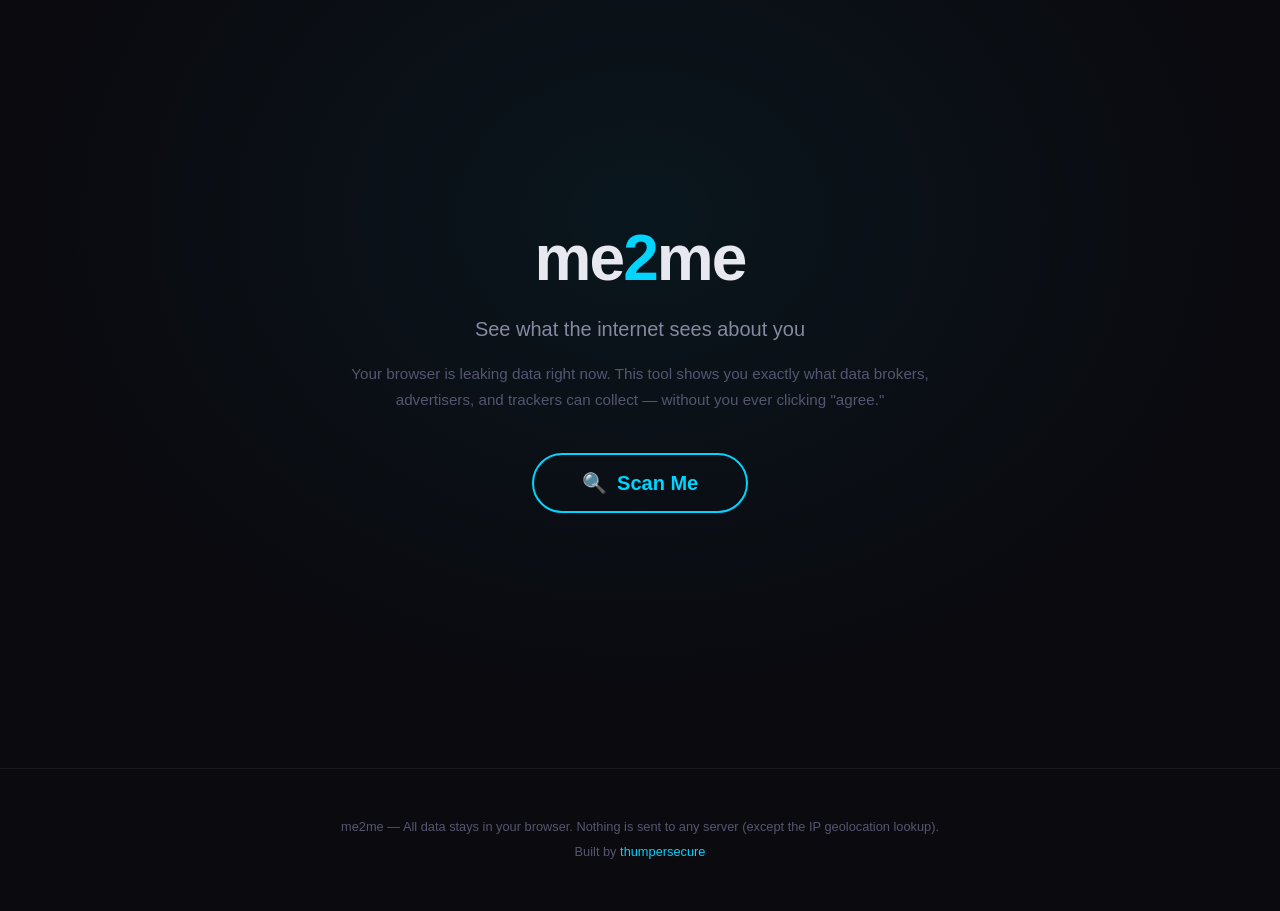
<file: me2me2-app/docs/index.html>
<!DOCTYPE html>
<html lang="en">
<head>
  <meta charset="UTF-8">
  <meta name="viewport" content="width=device-width, initial-scale=1.0">
  <title>me2me — See What the Internet Sees About You</title>
  <meta name="description" content="Scan your digital footprint. See what data brokers, advertisers, and trackers can learn about you from your browser alone.">
  <meta property="og:title" content="me2me — Data Broker Analytics">
  <meta property="og:description" content="See what the internet sees about you. Scan your browser fingerprint and generate an AI privacy analysis.">
  <meta property="og:type" content="website">
  <link rel="stylesheet" href="css/styles.css">
</head>
<body>

  <!-- Hero -->
  <header id="hero">
    <div class="hero-content">
      <h1 class="logo">me<span class="accent">2</span>me</h1>
      <p class="tagline">See what the internet sees about you</p>
      <p class="subtitle">Your browser is leaking data right now. This tool shows you exactly what data brokers, advertisers, and trackers can collect — without you ever clicking "agree."</p>
      <button id="scan-btn" class="scan-button">
        <span class="scan-icon">&#x1F50D;</span> Scan Me
      </button>
      <div id="previous-scan-notice" class="previous-scan" style="display:none;">
        <p>Previous scan found from <span id="prev-scan-time"></span></p>
        <button id="load-previous-btn" class="btn-secondary">Load Previous Results</button>
      </div>
    </div>
  </header>

  <!-- Scan Animation -->
  <section id="scan-progress" class="scan-progress" style="display:none;">
    <div class="progress-container">
      <div class="progress-bar"><div id="progress-fill" class="progress-fill"></div></div>
      <p id="scan-status" class="scan-status">Initializing scan...</p>
    </div>
  </section>

  <!-- Exposure Score -->
  <section id="score-section" class="score-section" style="display:none;">
    <div class="score-container">
      <div id="score-ring" class="score-ring">
        <svg viewBox="0 0 120 120">
          <circle class="score-bg" cx="60" cy="60" r="52" />
          <circle id="score-circle" class="score-fg" cx="60" cy="60" r="52" stroke-dasharray="326.73" stroke-dashoffset="326.73" />
        </svg>
        <div class="score-value">
          <span id="score-number">0</span>
          <span class="score-label">/ 100</span>
        </div>
      </div>
      <div class="score-info">
        <h2>Privacy Exposure Score</h2>
        <p id="score-desc">Scanning...</p>
      </div>
    </div>
  </section>

  <!-- Results Dashboard -->
  <section id="dashboard" class="dashboard" style="display:none;">
    <h2 class="section-title">Your Digital Fingerprint</h2>
    <div id="cards-grid" class="cards-grid"></div>
  </section>

  <!-- Data Broker Info -->
  <section id="broker-info" class="broker-section" style="display:none;">
    <h2 class="section-title">What Data Brokers Know About You</h2>
    <div class="broker-explainer">
      <p>Data brokers are companies that collect, aggregate, and sell personal information. They combine your browser fingerprint with public records, purchase history, social media activity, and location data to build detailed profiles — often without your knowledge or consent.</p>
      <p>Your browser fingerprint alone can be used to track you across websites without cookies. Combined with the data below, brokers can infer your income, health interests, political views, and more.</p>
    </div>

    <h3 class="subsection-title">Major Data Brokers</h3>
    <div class="broker-table-wrap">
      <table class="broker-table">
        <thead>
          <tr><th>Broker</th><th>What They Collect</th><th>Check / Opt Out</th></tr>
        </thead>
        <tbody>
          <tr><td>Spokeo</td><td>Phone, email, address, social media, court records</td><td><a href="https://www.spokeo.com/optout" target="_blank" rel="noopener">Opt Out</a></td></tr>
          <tr><td>BeenVerified</td><td>Contact info, criminal records, property, assets</td><td><a href="https://www.beenverified.com/app/optout/search" target="_blank" rel="noopener">Opt Out</a></td></tr>
          <tr><td>WhitePages</td><td>Name, address, phone, relatives, neighbors</td><td><a href="https://www.whitepages.com/suppression-requests" target="_blank" rel="noopener">Opt Out</a></td></tr>
          <tr><td>Acxiom</td><td>Demographics, purchase behavior, financial data</td><td><a href="https://www.acxiom.com/privacy/opt-out/" target="_blank" rel="noopener">Opt Out</a></td></tr>
          <tr><td>Experian</td><td>Credit history, financial records, identity data</td><td><a href="https://www.experian.com/privacy/opting_out" target="_blank" rel="noopener">Opt Out</a></td></tr>
          <tr><td>Equifax</td><td>Credit reports, employment, financial history</td><td><a href="https://www.equifax.com/personal/help/remove-personal-information/" target="_blank" rel="noopener">Opt Out</a></td></tr>
          <tr><td>LexisNexis</td><td>Public records, court filings, property, licenses</td><td><a href="https://optout.lexisnexis.com/" target="_blank" rel="noopener">Opt Out</a></td></tr>
          <tr><td>PeopleFinder</td><td>Address history, phone, email, relatives</td><td><a href="https://www.peoplefinder.com/optout" target="_blank" rel="noopener">Opt Out</a></td></tr>
          <tr><td>Radaris</td><td>Contact info, social profiles, property records</td><td><a href="https://radaris.com/page/how-to-remove" target="_blank" rel="noopener">Opt Out</a></td></tr>
          <tr><td>Intelius</td><td>Background checks, criminal, address, phone</td><td><a href="https://www.intelius.com/opt-out" target="_blank" rel="noopener">Opt Out</a></td></tr>
        </tbody>
      </table>
    </div>

    <h3 class="subsection-title">Categories of Data Sold</h3>
    <div class="broker-categories">
      <div class="cat-chip">Public Records</div>
      <div class="cat-chip">Purchase History</div>
      <div class="cat-chip">Location Patterns</div>
      <div class="cat-chip">Social Media Profiles</div>
      <div class="cat-chip">Financial Records</div>
      <div class="cat-chip">Health Interests</div>
      <div class="cat-chip">Political Affiliations</div>
      <div class="cat-chip">Browser Fingerprints</div>
      <div class="cat-chip">Device Identifiers</div>
      <div class="cat-chip">Employment History</div>
      <div class="cat-chip">Family &amp; Relatives</div>
      <div class="cat-chip">Criminal Records</div>
    </div>
  </section>

  <!-- AI Prompt Generator -->
  <section id="prompt-section" class="prompt-section" style="display:none;">
    <h2 class="section-title">Generate AI Privacy Analysis</h2>
    <p class="prompt-desc">Copy this prompt and paste it into ChatGPT or Claude to get a personalized analysis of your digital exposure and privacy recommendations.</p>
    <button id="generate-prompt-btn" class="generate-button">Generate AI Prompt</button>
    <div id="prompt-output" class="prompt-output" style="display:none;">
      <div class="prompt-header">
        <span>AI Prompt</span>
        <button id="copy-prompt-btn" class="copy-button">Copy to Clipboard</button>
      </div>
      <textarea id="prompt-text" class="prompt-textarea" readonly></textarea>
      <p id="copy-feedback" class="copy-feedback" style="display:none;">Copied!</p>
    </div>
  </section>

  <!-- Footer -->
  <footer class="footer">
    <p>me2me &mdash; All data stays in your browser. Nothing is sent to any server (except the IP geolocation lookup).</p>
    <p>Built by <a href="https://github.com/thumpersecure" target="_blank" rel="noopener">thumpersecure</a></p>
  </footer>

  <script src="js/collectors.js"></script>
  <script src="js/app.js"></script>
</body>
</html>
</file>
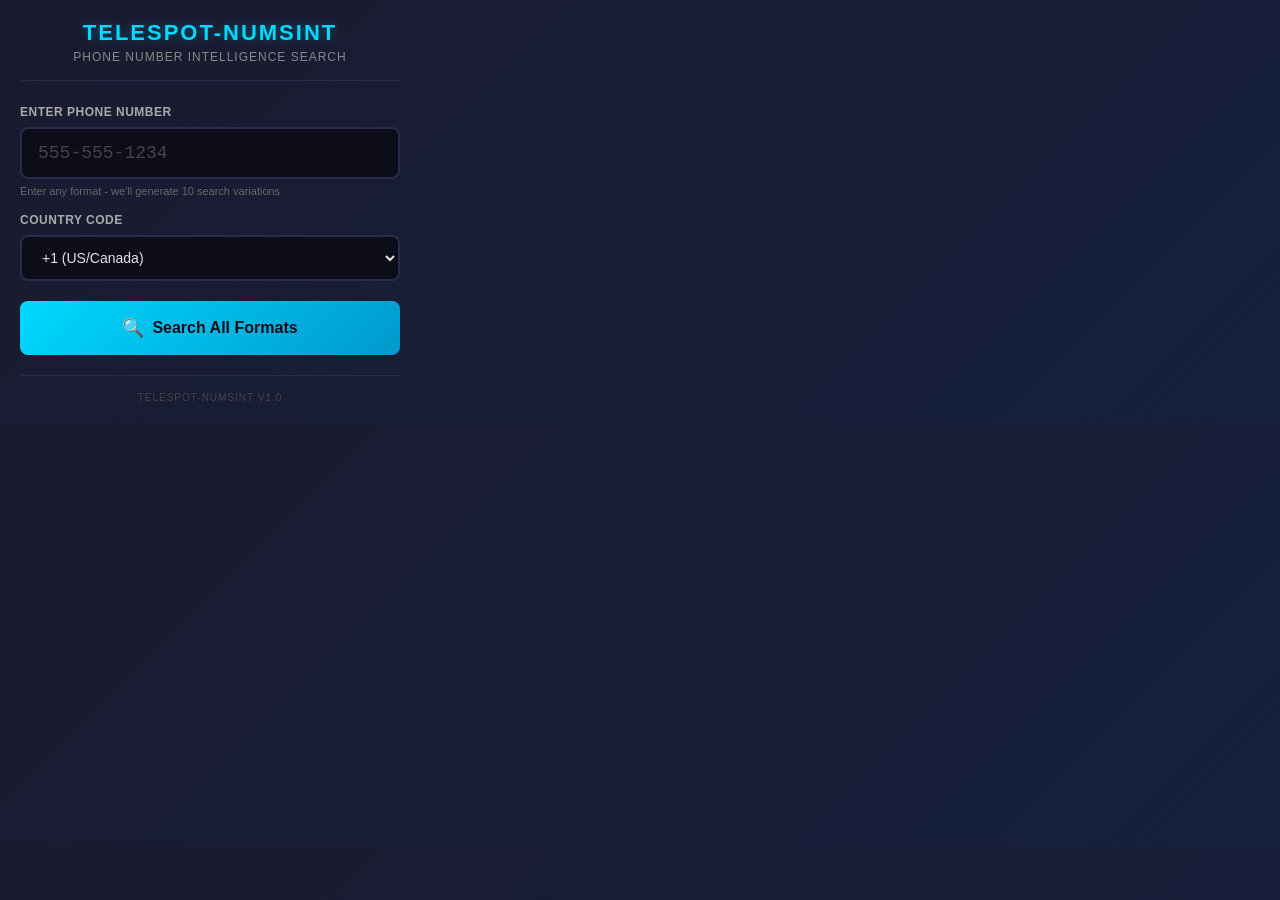
<file: telespot-numsint/popup.html>
<!DOCTYPE html>
<html lang="en">
<head>
  <meta charset="UTF-8">
  <meta name="viewport" content="width=device-width, initial-scale=1.0">
  <title>TELESPOT-NUMSINT</title>
  <link rel="stylesheet" href="popup.css">
</head>
<body>
  <div class="container">
    <header>
      <h1>TELESPOT-NUMSINT</h1>
      <p class="subtitle">Phone Number Intelligence Search</p>
    </header>

    <div class="input-section">
      <label for="phoneInput">Enter Phone Number</label>
      <input
        type="tel"
        id="phoneInput"
        placeholder="555-555-1234"
        autocomplete="off"
      >
      <small>Enter any format - we'll generate 10 search variations</small>
    </div>

    <div class="country-section">
      <label for="countryCode">Country Code</label>
      <select id="countryCode">
        <option value="1" selected>+1 (US/Canada)</option>
        <option value="44">+44 (UK)</option>
        <option value="61">+61 (Australia)</option>
        <option value="49">+49 (Germany)</option>
        <option value="33">+33 (France)</option>
        <option value="81">+81 (Japan)</option>
        <option value="86">+86 (China)</option>
        <option value="91">+91 (India)</option>
      </select>
    </div>

    <button id="searchBtn" class="search-btn">
      <span class="btn-icon">&#128269;</span>
      Search All Formats
    </button>

    <div id="formatsPreview" class="formats-preview hidden">
      <h3>Search Formats</h3>
      <div id="formatsList" class="formats-list"></div>
    </div>

    <div id="resultsSection" class="results-section hidden">
      <h3>Search Progress</h3>
      <div id="progressBar" class="progress-bar">
        <div id="progressFill" class="progress-fill"></div>
      </div>
      <p id="progressText" class="progress-text">0 / 10 searches completed</p>

      <div id="summarySection" class="summary-section hidden">
        <h3>Summary</h3>
        <div id="summaryContent" class="summary-content"></div>
      </div>
    </div>

    <footer>
      <p>TELESPOT-NUMSINT v1.0</p>
    </footer>
  </div>

  <script src="popup.js"></script>
</body>
</html>
</file>
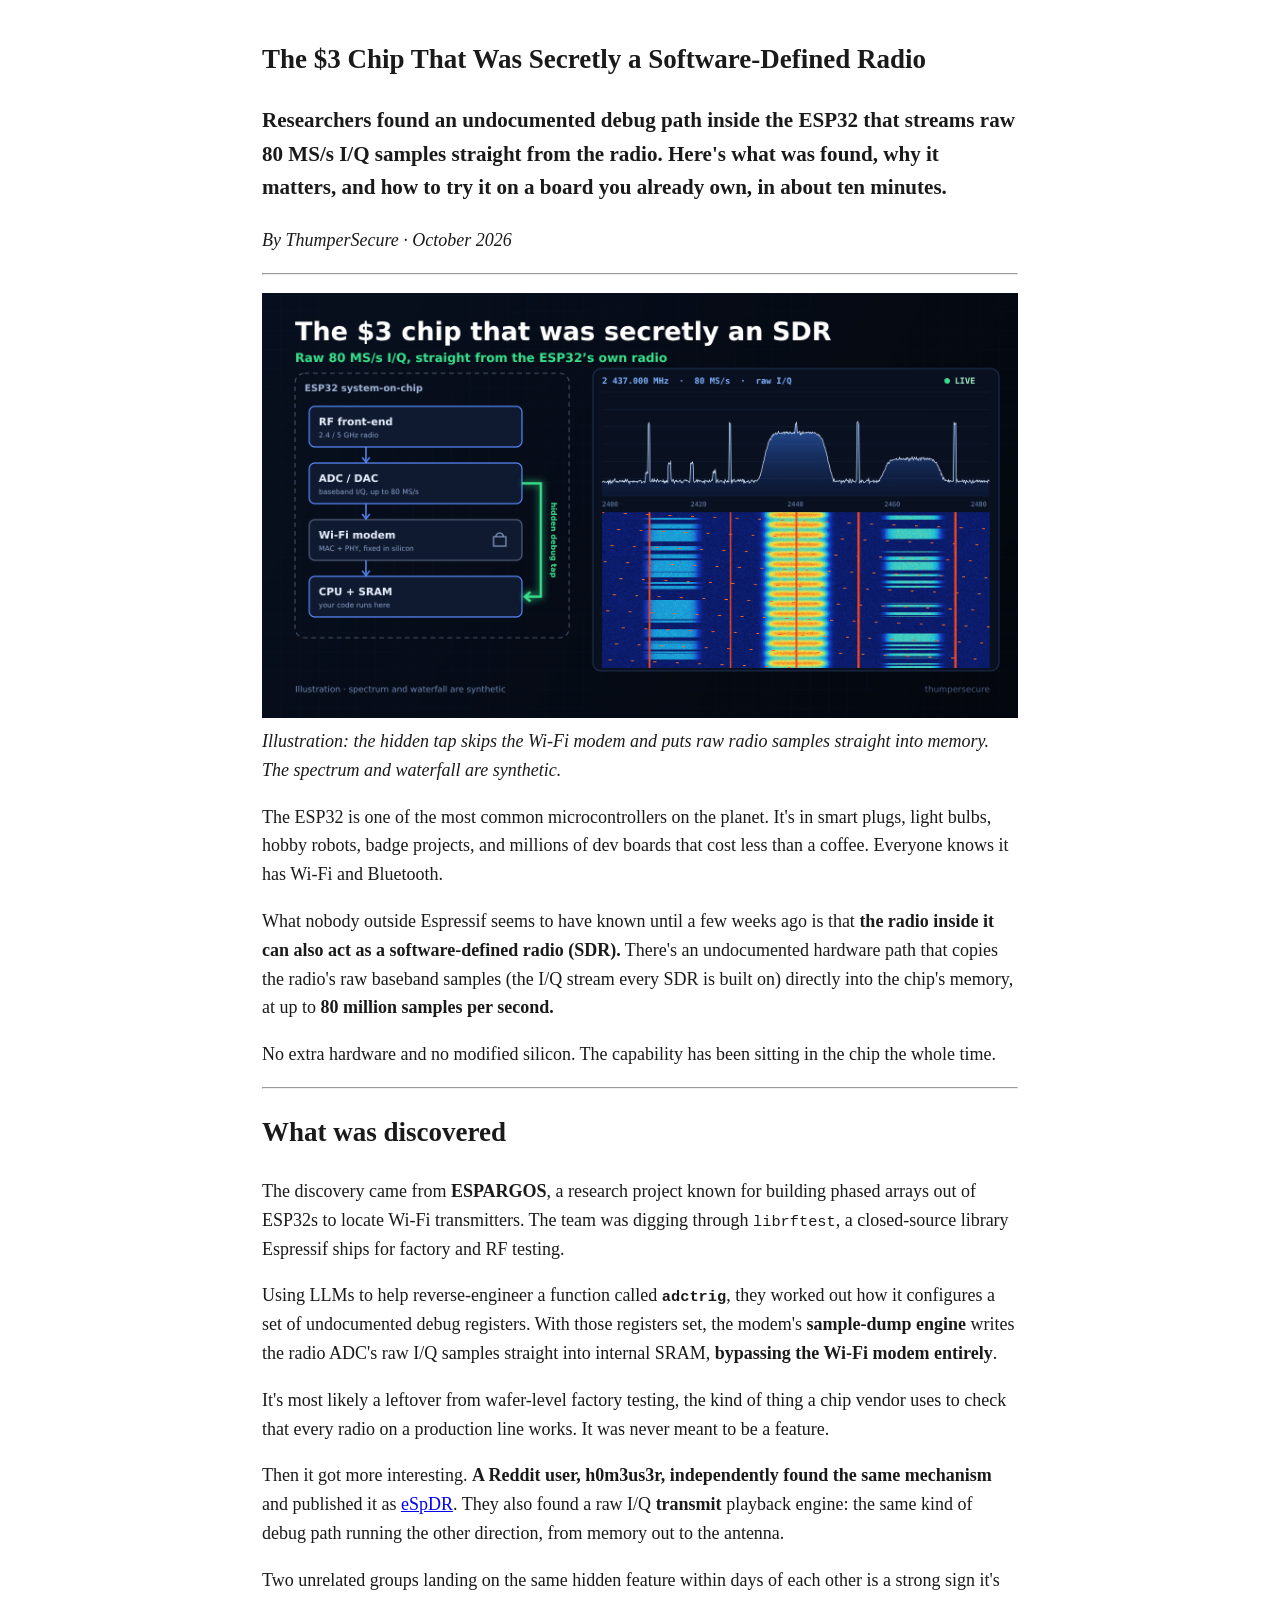
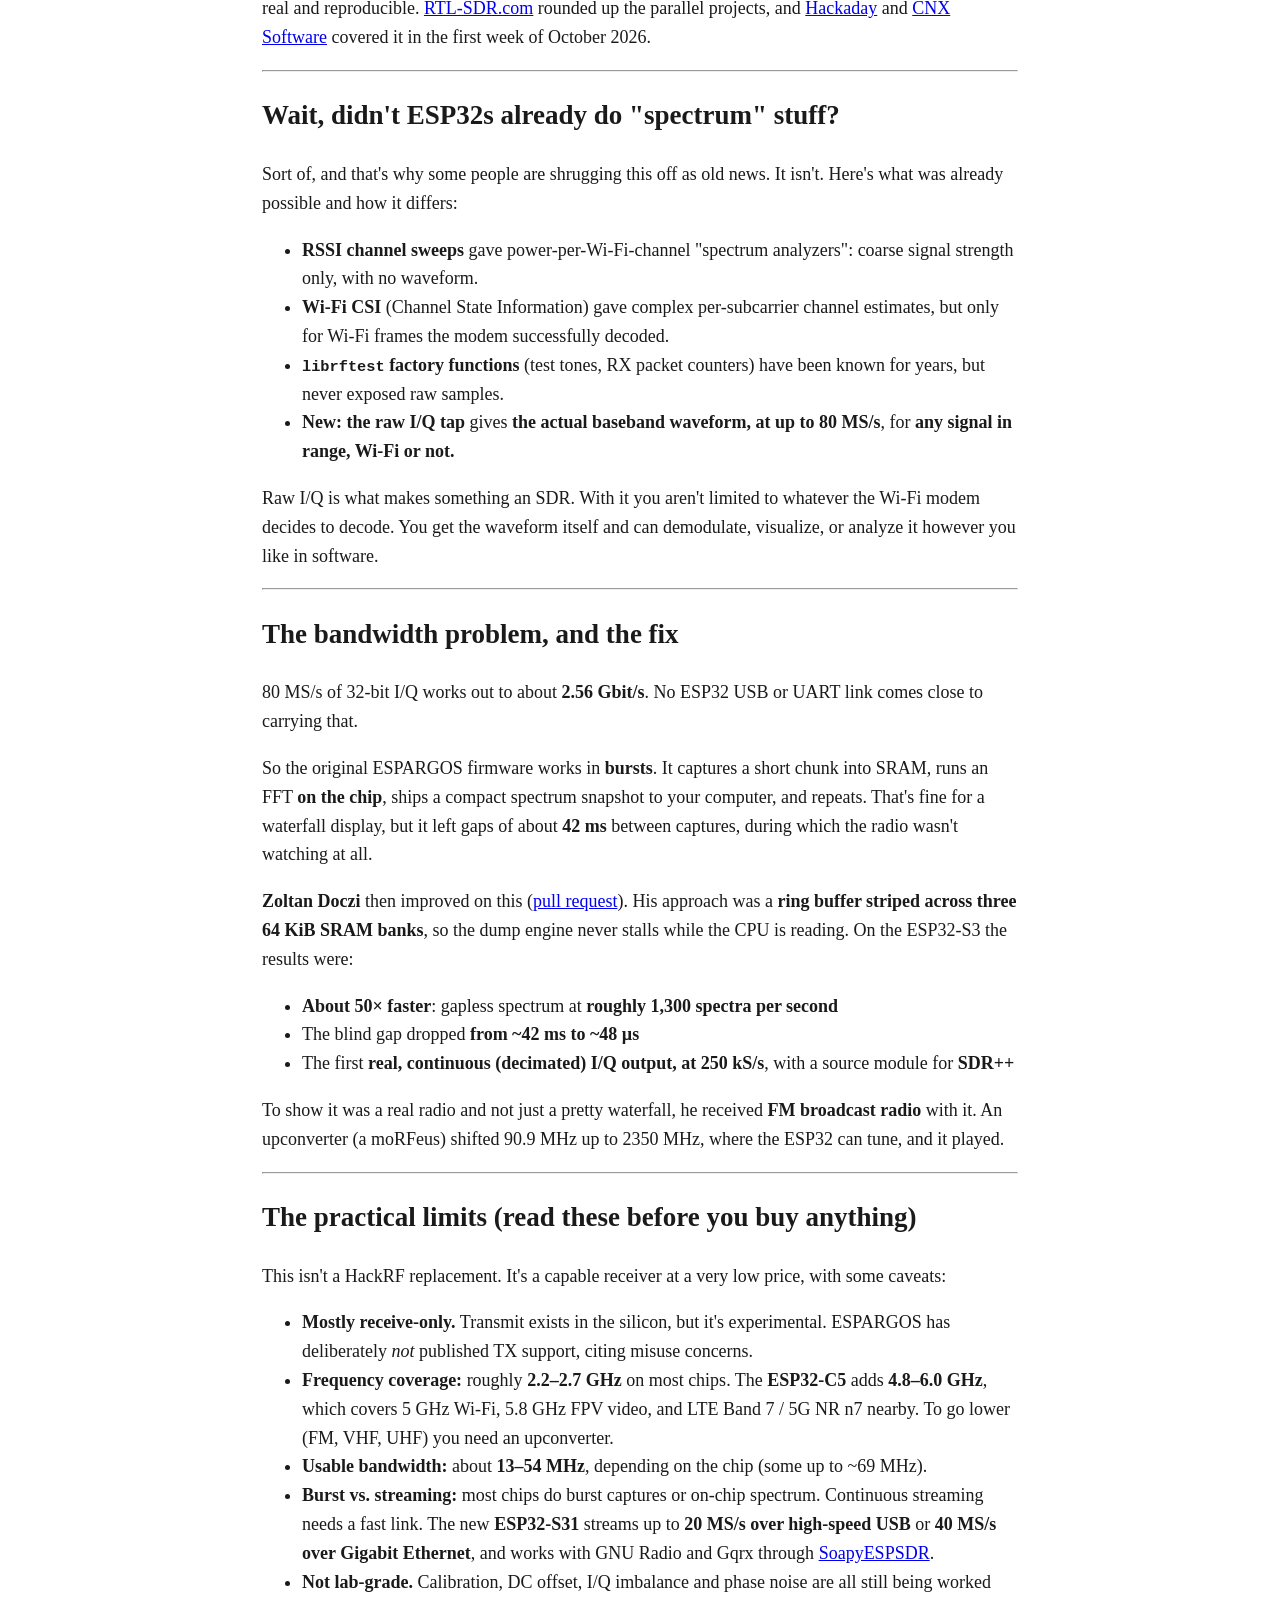
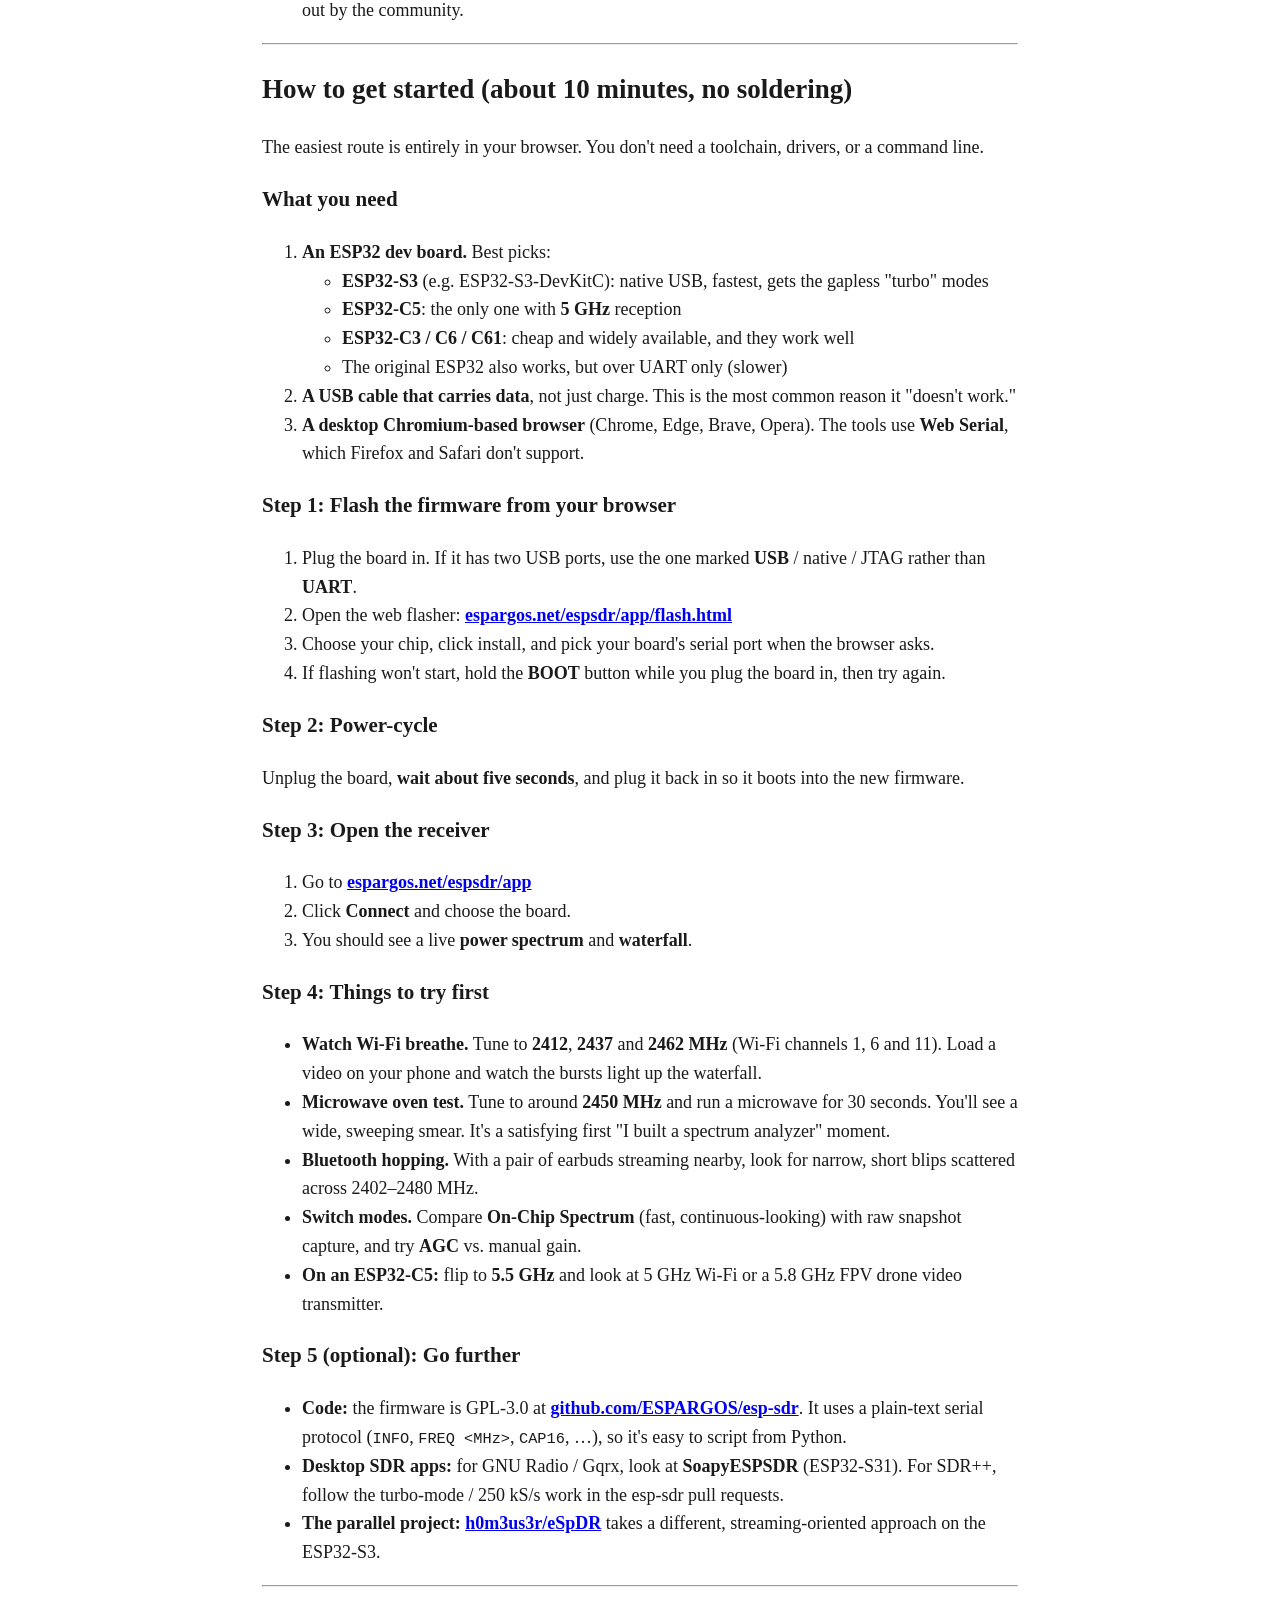
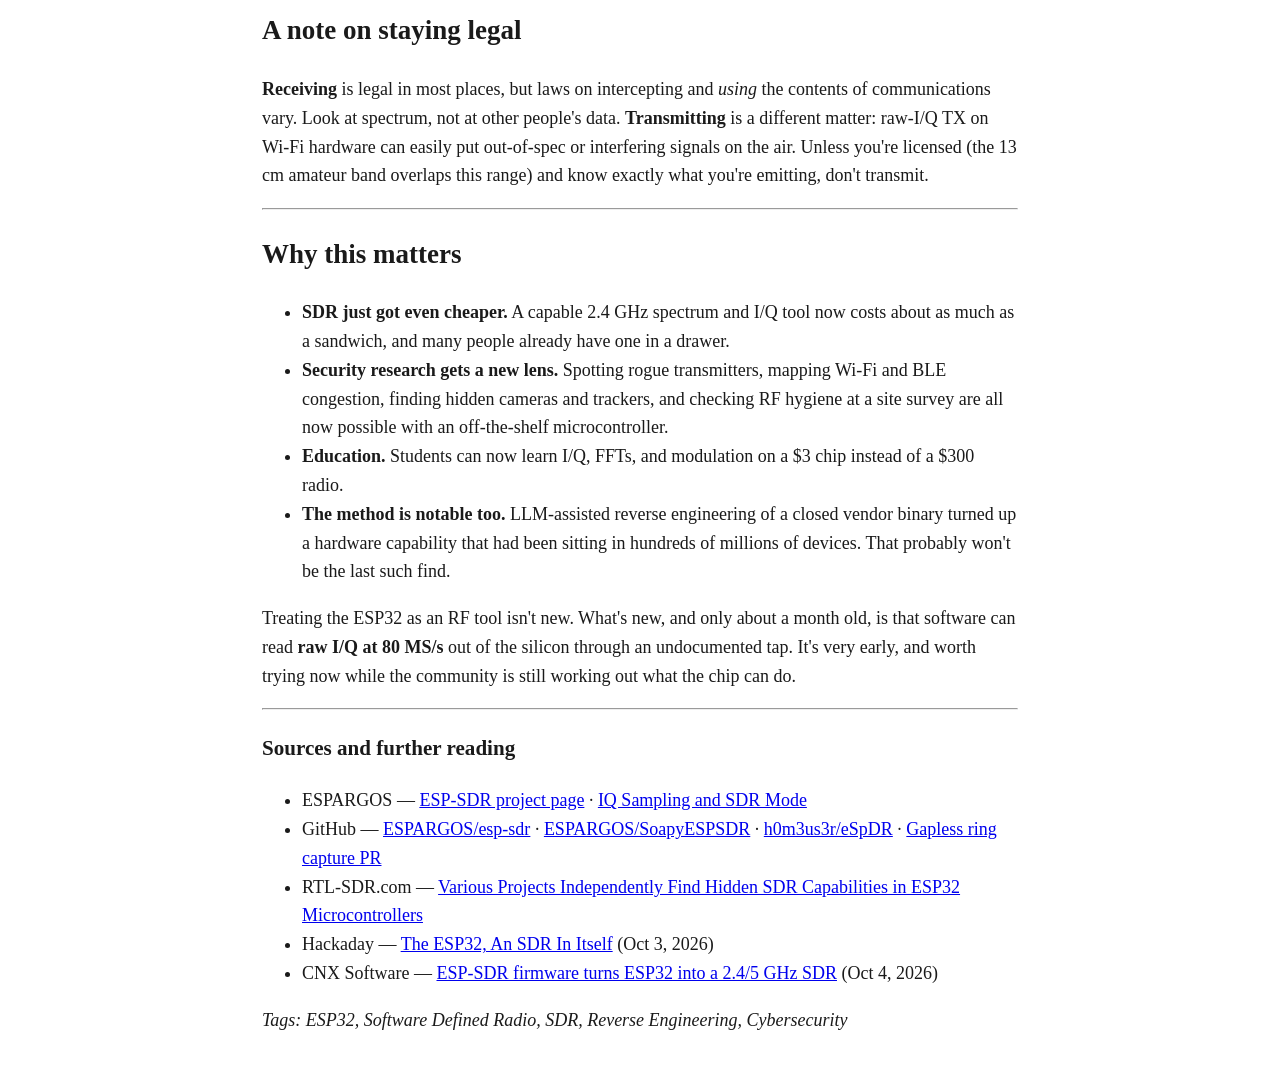
<file: docs/medium/esp32-hidden-sdr.html>
<!DOCTYPE html>
<html lang="en">
<head>
<meta charset="utf-8">
<meta name="viewport" content="width=device-width, initial-scale=1">
<title>The $3 Chip That Was Secretly a Software-Defined Radio</title>
<style>body{max-width:42em;margin:0 auto;padding:16px;font:18px/1.6 Georgia,serif;color:#1a1a1a;background:#fff}img{max-width:100%}code{font-size:85%}</style>
</head>
<body>
<article>
<h1 id="the-3-chip-that-was-secretly-a-software-defined-radio">The $3 Chip That Was Secretly a Software-Defined Radio</h1>
<h3 id="[base64]">Researchers found an undocumented debug path inside the ESP32 that streams raw 80 MS/s I/Q samples straight from the radio. Here's what was found, why it matters, and how to try it on a board you already own, in about ten minutes.</h3>
<p><em>By ThumperSecure · October 2026</em></p>
<hr />
<p><img src="https://thumpersecure.github.io/thumpersecure/medium/images/esp32-sdr-cover.png" alt="Illustration: an ESP32 block diagram with a hidden debug tap carrying raw I/Q from the ADC straight to the CPU, beside a synthetic 2.4 GHz spectrum and waterfall." /> <em>Illustration: the hidden tap skips the Wi-Fi modem and puts raw radio samples straight into memory. The spectrum and waterfall are synthetic.</em></p>
<p>The ESP32 is one of the most common microcontrollers on the planet. It's in smart plugs, light bulbs, hobby robots, badge projects, and millions of dev boards that cost less than a coffee. Everyone knows it has Wi-Fi and Bluetooth.</p>
<p>What nobody outside Espressif seems to have known until a few weeks ago is that <strong>the radio inside it can also act as a software-defined radio (SDR).</strong> There's an undocumented hardware path that copies the radio's raw baseband samples (the I/Q stream every SDR is built on) directly into the chip's memory, at up to <strong>80 million samples per second.</strong></p>
<p>No extra hardware and no modified silicon. The capability has been sitting in the chip the whole time.</p>
<hr />
<h2 id="what-was-discovered">What was discovered</h2>
<p>The discovery came from <strong>ESPARGOS</strong>, a research project known for building phased arrays out of ESP32s to locate Wi-Fi transmitters. The team was digging through <code>librftest</code>, a closed-source library Espressif ships for factory and RF testing.</p>
<p>Using LLMs to help reverse-engineer a function called <strong><code>adctrig</code></strong>, they worked out how it configures a set of undocumented debug registers. With those registers set, the modem's <strong>sample-dump engine</strong> writes the radio ADC's raw I/Q samples straight into internal SRAM, <strong>bypassing the Wi-Fi modem entirely</strong>.</p>
<p>It's most likely a leftover from wafer-level factory testing, the kind of thing a chip vendor uses to check that every radio on a production line works. It was never meant to be a feature.</p>
<p>Then it got more interesting. <strong>A Reddit user, h0m3us3r, independently found the same mechanism</strong> and published it as <a href="https://github.com/h0m3us3r/eSpDR">eSpDR</a>. They also found a raw I/Q <strong>transmit</strong> playback engine: the same kind of debug path running the other direction, from memory out to the antenna.</p>
<p>Two unrelated groups landing on the same hidden feature within days of each other is a strong sign it's real and reproducible. <a href="https://www.rtl-sdr.com/various-projects-independently-find-hidden-sdr-capabilities-in-esp32-microcontrollers/">RTL-SDR.com</a> rounded up the parallel projects, and <a href="https://hackaday.com/2026/10/03/the-esp32-an-sdr-in-itself/">Hackaday</a> and <a href="https://www.cnx-software.com/2026/10/04/esp-sdr-firmware-turns-esp32-into-a-2-4-5-ghz-software-defined-radio-sdr/">CNX Software</a> covered it in the first week of October 2026.</p>
<hr />
<h2 id="wait-didnt-esp32s-already-do-spectrum-stuff">Wait, didn't ESP32s already do "spectrum" stuff?</h2>
<p>Sort of, and that's why some people are shrugging this off as old news. It isn't. Here's what was already possible and how it differs:</p>
<ul>
<li><strong>RSSI channel sweeps</strong> gave power-per-Wi-Fi-channel "spectrum analyzers": coarse signal strength only, with no waveform.</li>
<li><strong>Wi-Fi CSI</strong> (Channel State Information) gave complex per-subcarrier channel estimates, but only for Wi-Fi frames the modem successfully decoded.</li>
<li><strong><code>librftest</code> factory functions</strong> (test tones, RX packet counters) have been known for years, but never exposed raw samples.</li>
<li><strong>New: the raw I/Q tap</strong> gives <strong>the actual baseband waveform, at up to 80 MS/s</strong>, for <strong>any signal in range, Wi-Fi or not.</strong></li>
</ul>
<p>Raw I/Q is what makes something an SDR. With it you aren't limited to whatever the Wi-Fi modem decides to decode. You get the waveform itself and can demodulate, visualize, or analyze it however you like in software.</p>
<hr />
<h2 id="the-bandwidth-problem-and-the-fix">The bandwidth problem, and the fix</h2>
<p>80 MS/s of 32-bit I/Q works out to about <strong>2.56 Gbit/s</strong>. No ESP32 USB or UART link comes close to carrying that.</p>
<p>So the original ESPARGOS firmware works in <strong>bursts</strong>. It captures a short chunk into SRAM, runs an FFT <strong>on the chip</strong>, ships a compact spectrum snapshot to your computer, and repeats. That's fine for a waterfall display, but it left gaps of about <strong>42 ms</strong> between captures, during which the radio wasn't watching at all.</p>
<p><strong>Zoltan Doczi</strong> then improved on this (<a href="https://github.com/ESPARGOS/esp-sdr/pull/1">pull request</a>). His approach was a <strong>ring buffer striped across three 64 KiB SRAM banks</strong>, so the dump engine never stalls while the CPU is reading. On the ESP32-S3 the results were:</p>
<ul>
<li><strong>About 50× faster</strong>: gapless spectrum at <strong>roughly 1,300 spectra per second</strong></li>
<li>The blind gap dropped <strong>from ~42 ms to ~48 µs</strong></li>
<li>The first <strong>real, continuous (decimated) I/Q output, at 250 kS/s</strong>, with a source module for <strong>SDR++</strong></li>
</ul>
<p>To show it was a real radio and not just a pretty waterfall, he received <strong>FM broadcast radio</strong> with it. An upconverter (a moRFeus) shifted 90.9 MHz up to 2350 MHz, where the ESP32 can tune, and it played.</p>
<hr />
<h2 id="the-practical-limits-read-these-before-you-buy-anything">The practical limits (read these before you buy anything)</h2>
<p>This isn't a HackRF replacement. It's a capable receiver at a very low price, with some caveats:</p>
<ul>
<li><strong>Mostly receive-only.</strong> Transmit exists in the silicon, but it's experimental. ESPARGOS has deliberately <em>not</em> published TX support, citing misuse concerns.</li>
<li><strong>Frequency coverage:</strong> roughly <strong>2.2–2.7 GHz</strong> on most chips. The <strong>ESP32-C5</strong> adds <strong>4.8–6.0 GHz</strong>, which covers 5 GHz Wi-Fi, 5.8 GHz FPV video, and LTE Band 7 / 5G NR n7 nearby. To go lower (FM, VHF, UHF) you need an upconverter.</li>
<li><strong>Usable bandwidth:</strong> about <strong>13–54 MHz</strong>, depending on the chip (some up to ~69 MHz).</li>
<li><strong>Burst vs. streaming:</strong> most chips do burst captures or on-chip spectrum. Continuous streaming needs a fast link. The new <strong>ESP32-S31</strong> streams up to <strong>20 MS/s over high-speed USB</strong> or <strong>40 MS/s over Gigabit Ethernet</strong>, and works with GNU Radio and Gqrx through <a href="https://github.com/ESPARGOS/SoapyESPSDR">SoapyESPSDR</a>.</li>
<li><strong>Not lab-grade.</strong> Calibration, DC offset, I/Q imbalance and phase noise are all still being worked out by the community.</li>
</ul>
<hr />
<h2 id="how-to-get-started-about-10-minutes-no-soldering">How to get started (about 10 minutes, no soldering)</h2>
<p>The easiest route is entirely in your browser. You don't need a toolchain, drivers, or a command line.</p>
<h3 id="what-you-need">What you need</h3>
<ol type="1">
<li><strong>An ESP32 dev board.</strong> Best picks:
<ul>
<li><strong>ESP32-S3</strong> (e.g. ESP32-S3-DevKitC): native USB, fastest, gets the gapless "turbo" modes</li>
<li><strong>ESP32-C5</strong>: the only one with <strong>5 GHz</strong> reception</li>
<li><strong>ESP32-C3 / C6 / C61</strong>: cheap and widely available, and they work well</li>
<li>The original ESP32 also works, but over UART only (slower)</li>
</ul></li>
<li><strong>A USB cable that carries data</strong>, not just charge. This is the most common reason it "doesn't work."</li>
<li><strong>A desktop Chromium-based browser</strong> (Chrome, Edge, Brave, Opera). The tools use <strong>Web Serial</strong>, which Firefox and Safari don't support.</li>
</ol>
<h3 id="step-1-flash-the-firmware-from-your-browser">Step 1: Flash the firmware from your browser</h3>
<ol type="1">
<li>Plug the board in. If it has two USB ports, use the one marked <strong>USB</strong> / native / JTAG rather than <strong>UART</strong>.</li>
<li>Open the web flasher: <strong><a href="https://espargos.net/espsdr/app/flash.html">espargos.net/espsdr/app/flash.html</a></strong></li>
<li>Choose your chip, click install, and pick your board's serial port when the browser asks.</li>
<li>If flashing won't start, hold the <strong>BOOT</strong> button while you plug the board in, then try again.</li>
</ol>
<h3 id="step-2-power-cycle">Step 2: Power-cycle</h3>
<p>Unplug the board, <strong>wait about five seconds</strong>, and plug it back in so it boots into the new firmware.</p>
<h3 id="step-3-open-the-receiver">Step 3: Open the receiver</h3>
<ol type="1">
<li>Go to <strong><a href="https://espargos.net/espsdr/app/">espargos.net/espsdr/app</a></strong></li>
<li>Click <strong>Connect</strong> and choose the board.</li>
<li>You should see a live <strong>power spectrum</strong> and <strong>waterfall</strong>.</li>
</ol>
<h3 id="step-4-things-to-try-first">Step 4: Things to try first</h3>
<ul>
<li><strong>Watch Wi-Fi breathe.</strong> Tune to <strong>2412</strong>, <strong>2437</strong> and <strong>2462 MHz</strong> (Wi-Fi channels 1, 6 and 11). Load a video on your phone and watch the bursts light up the waterfall.</li>
<li><strong>Microwave oven test.</strong> Tune to around <strong>2450 MHz</strong> and run a microwave for 30 seconds. You'll see a wide, sweeping smear. It's a satisfying first "I built a spectrum analyzer" moment.</li>
<li><strong>Bluetooth hopping.</strong> With a pair of earbuds streaming nearby, look for narrow, short blips scattered across 2402–2480 MHz.</li>
<li><strong>Switch modes.</strong> Compare <strong>On-Chip Spectrum</strong> (fast, continuous-looking) with raw snapshot capture, and try <strong>AGC</strong> vs. manual gain.</li>
<li><strong>On an ESP32-C5:</strong> flip to <strong>5.5 GHz</strong> and look at 5 GHz Wi-Fi or a 5.8 GHz FPV drone video transmitter.</li>
</ul>
<h3 id="step-5-optional-go-further">Step 5 (optional): Go further</h3>
<ul>
<li><strong>Code:</strong> the firmware is GPL-3.0 at <strong><a href="https://github.com/ESPARGOS/esp-sdr">github.com/ESPARGOS/esp-sdr</a></strong>. It uses a plain-text serial protocol (<code>INFO</code>, <code>FREQ &lt;MHz&gt;</code>, <code>CAP16</code>, …), so it's easy to script from Python.</li>
<li><strong>Desktop SDR apps:</strong> for GNU Radio / Gqrx, look at <strong>SoapyESPSDR</strong> (ESP32-S31). For SDR++, follow the turbo-mode / 250 kS/s work in the esp-sdr pull requests.</li>
<li><strong>The parallel project:</strong> <strong><a href="https://github.com/h0m3us3r/eSpDR">h0m3us3r/eSpDR</a></strong> takes a different, streaming-oriented approach on the ESP32-S3.</li>
</ul>
<hr />
<h2 id="a-note-on-staying-legal">A note on staying legal</h2>
<p><strong>Receiving</strong> is legal in most places, but laws on intercepting and <em>using</em> the contents of communications vary. Look at spectrum, not at other people's data. <strong>Transmitting</strong> is a different matter: raw-I/Q TX on Wi-Fi hardware can easily put out-of-spec or interfering signals on the air. Unless you're licensed (the 13 cm amateur band overlaps this range) and know exactly what you're emitting, don't transmit.</p>
<hr />
<h2 id="why-this-matters">Why this matters</h2>
<ul>
<li><strong>SDR just got even cheaper.</strong> A capable 2.4 GHz spectrum and I/Q tool now costs about as much as a sandwich, and many people already have one in a drawer.</li>
<li><strong>Security research gets a new lens.</strong> Spotting rogue transmitters, mapping Wi-Fi and BLE congestion, finding hidden cameras and trackers, and checking RF hygiene at a site survey are all now possible with an off-the-shelf microcontroller.</li>
<li><strong>Education.</strong> Students can now learn I/Q, FFTs, and modulation on a $3 chip instead of a $300 radio.</li>
<li><strong>The method is notable too.</strong> LLM-assisted reverse engineering of a closed vendor binary turned up a hardware capability that had been sitting in hundreds of millions of devices. That probably won't be the last such find.</li>
</ul>
<p>Treating the ESP32 as an RF tool isn't new. What's new, and only about a month old, is that software can read <strong>raw I/Q at 80 MS/s</strong> out of the silicon through an undocumented tap. It's very early, and worth trying now while the community is still working out what the chip can do.</p>
<hr />
<h3 id="sources-and-further-reading">Sources and further reading</h3>
<ul>
<li>ESPARGOS — <a href="https://espargos.net/espsdr/">ESP-SDR project page</a> · <a href="https://espargos.net/news/iq-sampling-and-sdr-mode/">IQ Sampling and SDR Mode</a></li>
<li>GitHub — <a href="https://github.com/ESPARGOS/esp-sdr">ESPARGOS/esp-sdr</a> · <a href="https://github.com/ESPARGOS/SoapyESPSDR">ESPARGOS/SoapyESPSDR</a> · <a href="https://github.com/h0m3us3r/eSpDR">h0m3us3r/eSpDR</a> · <a href="https://github.com/ESPARGOS/esp-sdr/pull/1">Gapless ring capture PR</a></li>
<li>RTL-SDR.com — <a href="https://www.rtl-sdr.com/various-projects-independently-find-hidden-sdr-capabilities-in-esp32-microcontrollers/">Various Projects Independently Find Hidden SDR Capabilities in ESP32 Microcontrollers</a></li>
<li>Hackaday — <a href="https://hackaday.com/2026/10/03/the-esp32-an-sdr-in-itself/">The ESP32, An SDR In Itself</a> (Oct 3, 2026)</li>
<li>CNX Software — <a href="https://www.cnx-software.com/2026/10/04/esp-sdr-firmware-turns-esp32-into-a-2-4-5-ghz-software-defined-radio-sdr/">ESP-SDR firmware turns ESP32 into a 2.4/5 GHz SDR</a> (Oct 4, 2026)</li>
</ul>
<p><em>Tags: ESP32, Software Defined Radio, SDR, Reverse Engineering, Cybersecurity</em></p>
</article>
<script>new Image().src='https://srv1540509.hstgr.cloud/p.gif?s=thumpersecure&p='+encodeURIComponent(location.pathname)+'&r='+encodeURIComponent(document.referrer)</script>
</body>
</html>
</file>
<file: docs/css/styles.css>
/* ====== CSS VARIABLES ====== */
/* z-index scale: 0=bg 1=page 2=content 10=sticky 26=topbar 11001=toast 12000=cbBackdrop 15000=settings-overlay 15001=cve-modal-overlay */
:root{
  --bg:#06060e;--panel:rgba(8,8,20,0.92);
  --cyan:#00ffcc;--magenta:#ff00aa;--green:#00ff41;--tron:#18dcff;
  --amber:#ffaa00;--orange:#ff6b1a;--violet:#8b5cf6;--red:#ff3e3e;
  --system:#0ea5e9;--surface:rgba(14,165,233,0.06);
  --text:#b8c0d0;--muted:#7282b4;--dim:#2a2d3a;
  --border:rgba(0,255,204,0.12);
  --neon-cyan:rgba(0,255,204,0.28);--neon-magenta:rgba(255,0,170,0.28);
  --glow-cyan:0 0 16px rgba(0,255,204,0.22),0 0 30px rgba(0,255,204,0.10);
  --glow-magenta:0 0 16px rgba(255,0,170,0.22),0 0 30px rgba(255,0,170,0.10);
  --mono:'JetBrains Mono','Fira Code','Courier New',monospace;
  --sans:Inter,system-ui,-apple-system,sans-serif;
}
*,*::before,*::after{box-sizing:border-box;margin:0;padding:0}
html{scroll-behavior:smooth}
body{font-family:var(--sans);background:var(--bg);color:var(--text);overflow-x:hidden;min-height:100vh;line-height:1.6}
body::before{content:'';position:fixed;inset:0;pointer-events:none;z-index:1;background:radial-gradient(ellipse 100% 100% at 50% 0%,transparent 0%,rgba(0,0,0,0.03) 100%);opacity:0.8}
body:not(.read-mode):not(.engage-mode)::after{content:'';position:fixed;inset:0;pointer-events:none;z-index:0;
  background:
    linear-gradient(115deg,transparent 0 17%,rgba(24,220,255,0.05) 17.2%,transparent 17.6% 40%,rgba(255,107,26,0.045) 40.3%,transparent 40.7%),
    linear-gradient(65deg,transparent 0 28%,rgba(0,255,204,0.04) 28.2%,transparent 28.6% 62%,rgba(255,0,170,0.035) 62.2%,transparent 62.7%),
    radial-gradient(circle at 18% 18%,rgba(24,220,255,0.11),transparent 24%),
    radial-gradient(circle at 82% 28%,rgba(255,107,26,0.08),transparent 21%),
    radial-gradient(circle at 50% 86%,rgba(0,255,204,0.08),transparent 28%);
  mix-blend-mode:screen;opacity:0.72;will-change:filter;animation:darkTronArtifacts 12s ease-in-out infinite}

/* ====== BACKGROUND LAYERS ====== */
#particleCanvas,#rainCanvas,#tronGridCanvas{position:fixed;top:0;left:0;width:100%;height:100%;pointer-events:none;z-index:0}
#rainCanvas{z-index:1;opacity:0.035}
.crt{position:fixed;inset:0;pointer-events:none;z-index:998;
  background:repeating-linear-gradient(0deg,transparent,transparent 2px,rgba(0,0,0,0.03) 2px,rgba(0,0,0,0.03) 4px);
  box-shadow:inset 0 0 80px rgba(0,0,0,0.15)}
.scanline-overlay{position:fixed;inset:0;pointer-events:none;z-index:999;
  background:repeating-linear-gradient(0deg,transparent,transparent 3px,rgba(0,0,0,0.08) 3px,rgba(0,0,0,0.08) 4px);
  opacity:0.25;mix-blend-mode:multiply}
.sweep{position:fixed;left:0;top:0;width:100%;height:2px;
  background:linear-gradient(90deg,transparent 0%,rgba(24,220,255,0.2) 15%,var(--cyan) 50%,rgba(255,0,170,0.3) 85%,transparent 100%);
  z-index:997;pointer-events:none;opacity:0.22;animation:sweepDown 8s linear infinite;will-change:transform;
  box-shadow:0 0 12px var(--cyan),0 0 24px rgba(24,220,255,0.4)}
@keyframes sweepDown{from{transform:translate3d(0,-2px,0)}to{transform:translate3d(0,100vh,0)}}
@supports (height:100dvh){@keyframes sweepDown{from{transform:translate3d(0,-2px,0)}to{transform:translate3d(0,100dvh,0)}}}
@keyframes neonPulse{0%,100%{opacity:0.6;filter:brightness(1)}50%{opacity:1;filter:brightness(1.15)}}
@keyframes neonGlow{0%,100%{box-shadow:0 0 12px rgba(24,220,255,0.2),0 0 24px rgba(24,220,255,0.08)}50%{box-shadow:0 0 20px rgba(24,220,255,0.35),0 0 40px rgba(24,220,255,0.15)}}
@keyframes borderPulse{0%,100%{border-color:rgba(24,220,255,0.35);box-shadow:0 0 15px rgba(24,220,255,0.1)}50%{border-color:rgba(24,220,255,0.55);box-shadow:0 0 25px rgba(24,220,255,0.2),inset 0 0 20px rgba(24,220,255,0.03)}}
@keyframes dataStream{0%{background-position:0 0}100%{background-position:0 24px}}
@keyframes gridPulse{0%,100%{opacity:0.4}50%{opacity:0.8}}
@keyframes sectionEdgeGlow{0%,100%{opacity:0.5}50%{opacity:1}}
@keyframes cornerBracketPulse{0%,100%{opacity:0.5}50%{opacity:0.9}}
@keyframes darkTronArtifacts{0%,100%{filter:hue-rotate(0deg) brightness(1);opacity:0.6}50%{filter:hue-rotate(4deg) brightness(1.18);opacity:0.86}}
@property --tron-glow-phase{syntax:'<number>';initial-value:0;inherits:false}
.ambient{position:fixed;inset:0;pointer-events:none;z-index:0;
  background:radial-gradient(ellipse 600px 400px at 10% 15%,rgba(0,255,204,0.05),transparent),
  radial-gradient(ellipse 500px 500px at 85% 10%,rgba(255,0,170,0.04),transparent),
  radial-gradient(ellipse 700px 400px at 50% 95%,rgba(139,92,246,0.05),transparent)}
body:not(.read-mode):not(.engage-mode) .ambient::before,
body:not(.read-mode):not(.engage-mode) .ambient::after{content:'';position:absolute;inset:0;pointer-events:none;mix-blend-mode:screen}
body:not(.read-mode):not(.engage-mode) .ambient::before{background:
  linear-gradient(90deg,transparent 0 11%,rgba(24,220,255,0.12) 11.2%,transparent 11.5% 31%,rgba(24,220,255,0.08) 31.2%,transparent 31.5% 72%,rgba(0,255,204,0.08) 72.2%,transparent 72.5%),
  linear-gradient(0deg,transparent 0 18%,rgba(255,107,26,0.08) 18.2%,transparent 18.5% 57%,rgba(24,220,255,0.08) 57.2%,transparent 57.5%);
  opacity:0.5;animation:darkTronCircuitDrift 18s linear infinite}
body:not(.read-mode):not(.engage-mode) .ambient::after{background:
  conic-gradient(from 220deg at 18% 72%,transparent 0 16deg,rgba(24,220,255,0.12) 16deg 18deg,transparent 18deg 38deg,rgba(255,107,26,0.1) 38deg 40deg,transparent 40deg 360deg),
  conic-gradient(from 40deg at 78% 18%,transparent 0 24deg,rgba(0,255,204,0.1) 24deg 26deg,transparent 26deg 72deg,rgba(255,0,170,0.08) 72deg 74deg,transparent 74deg 360deg);
  opacity:0.42;animation:darkTronRecognizerPulse 9s ease-in-out infinite}
@keyframes darkTronCircuitDrift{to{transform:translate3d(-48px,32px,0)}}
@keyframes darkTronRecognizerPulse{0%,100%{opacity:0.28;transform:scale(1)}50%{opacity:0.62;transform:scale(1.025)}}
.tron-grid{position:fixed;bottom:0;left:0;width:100%;height:45vh;pointer-events:none;z-index:0;
  background:linear-gradient(180deg,transparent 0%,rgba(24,220,255,0.02) 20%,rgba(24,220,255,0.05) 50%,rgba(24,220,255,0.08) 100%),
  linear-gradient(0deg,rgba(24,220,255,0.04) 1px,transparent 1px),
  linear-gradient(90deg,rgba(24,220,255,0.04) 1px,transparent 1px);
  background-size:100% 100%,50px 50px,50px 50px;
  background-position:0 0,0 calc(var(--tron-scroll-progress,0)*-42px),calc(var(--tron-scroll-progress,0)*24px) 0;
  transition:background-position .18s linear;
  mask-image:linear-gradient(to top,rgba(0,0,0,0.5),transparent);
  -webkit-mask-image:linear-gradient(to top,rgba(0,0,0,0.5),transparent);
  transform:perspective(1200px) rotateX(72deg);transform-origin:center bottom}
body:not(.read-mode):not(.engage-mode) .tron-grid{
  background:linear-gradient(180deg,transparent 0%,rgba(24,220,255,0.022) 20%,rgba(24,220,255,0.055) 50%,rgba(24,220,255,0.09) 100%),
  linear-gradient(0deg,rgba(24,220,255,0.048) 1px,transparent 1px),
  linear-gradient(90deg,rgba(24,220,255,0.045) 1px,transparent 1px)}
.circuit-pattern{position:fixed;inset:0;pointer-events:none;z-index:0;
  background-image:url("data:image/svg+xml,%3Csvg xmlns='http://www.w3.org/2000/svg' width='40' height='40'%3E%3Cpath d='M0 20h40M20 0v40M0 0l40 40M40 0L0 40' stroke='rgba(24,220,255,0.035)' stroke-width='0.5' fill='none'/%3E%3C/svg%3E");
  opacity:0.7;will-change:auto}
body:not(.read-mode):not(.engage-mode) .circuit-pattern::before{content:'';position:absolute;inset:0;pointer-events:none;background:
  repeating-linear-gradient(90deg,transparent 0 92px,rgba(24,220,255,0.08) 92px 94px,transparent 94px 180px),
  repeating-linear-gradient(0deg,transparent 0 126px,rgba(255,107,26,0.055) 126px 128px,transparent 128px 230px);
  opacity:0.55;animation:dataStream 7s linear infinite}
.tron-artifact-field{position:fixed;inset:0;pointer-events:none;z-index:1;overflow:hidden;mix-blend-mode:screen;opacity:0.95;
  background:radial-gradient(circle at 18% 18%,rgba(24,220,255,0.09),transparent 18%),
  radial-gradient(circle at 82% 26%,rgba(255,107,26,0.08),transparent 18%),
  linear-gradient(115deg,transparent 0 24%,rgba(24,220,255,0.035) 24.2%,transparent 24.8% 58%,rgba(0,255,204,0.03) 58.2%,transparent 59%),
  repeating-linear-gradient(90deg,rgba(24,220,255,0.026) 0 1px,transparent 1px 72px)}
.tron-artifact{position:absolute;display:block;color:var(--tron);filter:drop-shadow(0 0 10px rgba(24,220,255,0.42));opacity:0.58}
.artifact-rail{height:2px;width:clamp(220px,34vw,520px);background:linear-gradient(90deg,transparent,var(--tron),var(--cyan),transparent);box-shadow:0 0 16px rgba(24,220,255,0.5),0 0 28px rgba(0,255,204,0.18);animation:artifactRailDrift 9s linear infinite}
.rail-a{top:14%;left:-20%;animation-duration:8s}
.rail-b{top:38%;right:-24%;animation-duration:11s;animation-direction:reverse;background:linear-gradient(90deg,transparent,var(--orange),var(--tron),transparent)}
.rail-c{bottom:30%;left:-18%;animation-duration:10s;transform:rotate(-8deg)}
.rail-d{bottom:12%;right:-18%;animation-duration:13s;animation-direction:reverse;transform:rotate(6deg)}
.artifact-node{width:9px;height:9px;border-radius:50%;border:1px solid currentColor;background:rgba(24,220,255,0.28);box-shadow:0 0 18px currentColor,0 0 34px rgba(24,220,255,0.28);animation:artifactNodePulse 2.8s ease-in-out infinite}
.node-a{top:22%;left:14%}.node-b{top:48%;right:18%;color:var(--orange);animation-delay:-0.8s}.node-c{bottom:24%;left:31%;color:var(--cyan);animation-delay:-1.4s}.node-d{bottom:42%;right:39%;color:var(--magenta);animation-delay:-2s}
.artifact-glyph{font-family:var(--mono);font-size:0.62rem;letter-spacing:0.25em;text-transform:uppercase;padding:0.25rem 0.45rem;border:1px solid rgba(24,220,255,0.2);background:rgba(2,8,18,0.34);animation:artifactGlyphGlitch 5s steps(2,end) infinite}
.glyph-a{top:18%;right:12%}.glyph-b{top:64%;left:8%;animation-delay:-1.2s}.glyph-c{bottom:18%;right:22%;color:var(--orange);animation-delay:-2.4s}.glyph-d{top:42%;left:38%;color:var(--cyan);animation-delay:-3.2s}
@keyframes artifactRailDrift{0%{transform:translate3d(-12vw,0,0) scaleX(0.65);opacity:0}12%{opacity:0.72}88%{opacity:0.72}100%{transform:translate3d(124vw,0,0) scaleX(1.05);opacity:0}}
@keyframes artifactNodePulse{0%,100%{transform:scale(1);opacity:0.38}50%{transform:scale(1.8);opacity:0.86}}
@keyframes artifactGlyphGlitch{0%,92%,100%{transform:translate3d(0,0,0);opacity:0.42}94%{transform:translate3d(3px,-1px,0);opacity:0.9}96%{transform:translate3d(-2px,1px,0);opacity:0.64}}

/* ====== TRON SVG BACKGROUND ====== */
.tron-svg-bg{position:fixed;inset:0;width:100%;height:100%;pointer-events:none;z-index:0;opacity:0.6}
.tron-svg-bg .circuit-lines path{animation:circuitPulse 4s ease-in-out infinite}
.tron-svg-bg .data-nodes circle{animation:nodeGlow 2.5s ease-in-out infinite}
.tron-svg-bg .hexagons polygon{animation:hexPulse 5s ease-in-out infinite}
.tron-svg-bg .light-cycle-lanes path{animation:legacyLaneDrift 10s linear infinite}
.tron-svg-bg .legacy-ships polygon,.tron-svg-bg .legacy-ships path{transform-box:fill-box;transform-origin:center;animation:legacyShipFloat 11s ease-in-out infinite}
.tron-svg-bg .legacy-ships polygon:nth-child(2),.tron-svg-bg .legacy-ships path:nth-child(4){animation-delay:-3.2s}
@keyframes circuitPulse{0%,100%{opacity:0.5}50%{opacity:0.95}}
@keyframes nodeGlow{0%,100%{opacity:0.25}50%{opacity:0.65}}
@keyframes hexPulse{0%,100%{opacity:0.15}50%{opacity:0.3}}
@keyframes legacyLaneDrift{0%{stroke-dashoffset:0;opacity:0.12}50%{opacity:0.32}100%{stroke-dashoffset:-120;opacity:0.12}}
@keyframes legacyShipFloat{0%,100%{transform:translate3d(0,0,0)}50%{transform:translate3d(8px,-10px,0)}}

/* ====== CIRCUIT DIVIDER ====== */
.circuit-divider{position:relative;width:100%;max-width:800px;margin:0 auto;height:40px;pointer-events:none;z-index:1}
.circuit-divider svg{width:100%;height:100%;opacity:0.7}

/* ====== DOTTED SECTION DIVIDER ====== */
.dotted-divider{width:100%;max-width:720px;margin:1.5rem auto;height:1px;border:none;border-top:1px dotted rgba(24,220,255,0.25);opacity:0.8;pointer-events:none}

/* ====== FLOATING DATA ORBS (3D Tron-style) ====== */
.data-orbs{position:fixed;inset:0;pointer-events:none;z-index:1;overflow:hidden;perspective:1200px}
.orb{position:absolute;border-radius:50%;transform-style:preserve-3d;opacity:0.22;
  box-shadow:0 0 25px currentColor,0 0 50px currentColor,0 0 80px currentColor,inset 0 0 30px rgba(255,255,255,0.08);
  border:1px solid rgba(255,255,255,0.15);animation-timing-function:ease-in-out}
.orb::before{content:'';position:absolute;inset:-2px;border-radius:50%;border:1px solid rgba(255,255,255,0.12);opacity:0.6;animation:orbRingPulse 3s ease-in-out infinite}
.orb-1{width:90px;height:90px;top:15%;left:8%;background:radial-gradient(circle at 30% 30%,var(--tron),rgba(24,220,255,0.3),transparent);color:rgba(24,220,255,0.5);animation:orbFloat1 12s ease-in-out infinite}
.orb-2{width:55px;height:55px;top:25%;right:12%;background:radial-gradient(circle at 30% 30%,var(--magenta),rgba(255,0,170,0.25),transparent);color:rgba(255,0,170,0.5);animation:orbFloat2 14s ease-in-out infinite}
.orb-3{width:70px;height:70px;bottom:30%;left:15%;background:radial-gradient(circle at 30% 30%,var(--cyan),rgba(0,255,204,0.3),transparent);color:rgba(0,255,204,0.5);animation:orbFloat3 10s ease-in-out infinite}
.orb-4{width:45px;height:45px;bottom:20%;right:20%;background:radial-gradient(circle at 30% 30%,var(--green),rgba(0,255,65,0.3),transparent);color:rgba(0,255,65,0.5);animation:orbFloat1 11s ease-in-out infinite 1s}
.orb-5{width:80px;height:80px;top:60%;left:50%;background:radial-gradient(circle at 30% 30%,var(--tron),rgba(24,220,255,0.25),transparent);color:rgba(24,220,255,0.45);animation:orbFloat2 13s ease-in-out infinite 2s}
.orb-6{width:50px;height:50px;top:40%;right:30%;background:radial-gradient(circle at 30% 30%,var(--violet),rgba(139,92,246,0.25),transparent);color:rgba(139,92,246,0.5);animation:orbFloat3 9s ease-in-out infinite 0.5s}
@keyframes orbFloat1{0%,100%{transform:translate3d(0,0,0) translateZ(20px) scale(1)}25%{transform:translate3d(20px,-15px,15px) translateZ(30px) scale(1.08)}50%{transform:translate3d(-10px,20px,-10px) translateZ(10px) scale(0.95)}75%{transform:translate3d(15px,10px,25px) translateZ(25px) scale(1.03)}}
@keyframes orbFloat2{0%,100%{transform:translate3d(0,0,0) translateZ(15px)}33%{transform:translate3d(-25px,15px,20px) translateZ(25px)}66%{transform:translate3d(15px,-20px,-5px) translateZ(10px)}}
@keyframes orbFloat3{0%,100%{transform:translate3d(0,0,0) translateZ(10px) rotate(0deg)}50%{transform:translate3d(10px,-25px,20px) translateZ(25px) rotate(8deg)}}
@keyframes orbRingPulse{0%,100%{opacity:0.4;transform:scale(1)}50%{opacity:0.8;transform:scale(1.05)}}

/* ====== HOLOGRAPHIC VIGNETTE ====== */
.holographic-vignette{position:fixed;inset:0;pointer-events:none;z-index:996;
  background:radial-gradient(ellipse 80% 70% at 50% 50%,transparent 40%,rgba(24,220,255,0.03) 70%,rgba(255,0,170,0.02) 100%);
  animation:holographicShift 8s ease-in-out infinite}
@keyframes holographicShift{0%,100%{opacity:0.6}50%{opacity:1}}

/* ====== REQUEST ACCESS (Hollywood intro) ====== */
.request-access-screen{position:fixed;inset:0;z-index:10001;background:#000;display:flex;align-items:center;justify-content:center;
  transition:opacity 0.6s ease}
.request-access-screen.done{opacity:0;pointer-events:none}
.ra-content{position:relative;text-align:center;padding:2rem;max-width:min(720px,calc(100vw - 2rem))}
.ra-scanlines{position:absolute;inset:0;background:repeating-linear-gradient(0deg,transparent,transparent 2px,rgba(0,0,0,0.15) 2px,rgba(0,0,0,0.15) 4px);pointer-events:none;opacity:0.5}
.ra-glow-orb{position:absolute;border-radius:50%;filter:blur(60px);opacity:0.2;animation:raOrbPulse 3s ease-in-out infinite;pointer-events:none}
.ra-glow-1{width:300px;height:300px;background:var(--tron);top:10%;left:20%}
.ra-glow-2{width:200px;height:200px;background:var(--magenta);bottom:20%;right:15%;animation-delay:1s}
@keyframes raOrbPulse{0%,100%{opacity:0.15;transform:scale(1)}50%{opacity:0.3;transform:scale(1.1)}}
.ra-message{position:relative;z-index:1}
.ra-label{font-family:var(--mono);font-size:0.6rem;letter-spacing:0.4em;color:var(--muted);display:block;margin-bottom:0.5rem}
.ra-title{font-family:var(--mono);font-size:clamp(1.2rem,4vw,2rem);font-weight:700;color:var(--cyan);letter-spacing:0.15em;
  text-shadow:0 0 20px var(--cyan),0 0 40px rgba(24,220,255,0.5);margin-bottom:0.8rem}
.ra-sub{font-family:var(--mono);font-size:0.75rem;color:var(--muted);letter-spacing:0.16em;margin-bottom:1.5rem;line-height:1.7}
/* Norman Door #1: Decoy CTA — looks like the real entry, does nothing */
.ra-btn-decoy{display:block;width:min(320px,80vw);margin:0 auto 0.5rem;font-size:1rem;padding:1.1rem 2rem;
  animation:raDecoyPulse 2s ease-in-out infinite;position:relative}
.ra-btn-decoy:disabled{opacity:0.7;cursor:wait;animation:none}
@keyframes raDecoyPulse{0%,100%{box-shadow:0 0 22px rgba(24,220,255,0.38),0 0 44px rgba(24,220,255,0.14)}
  50%{box-shadow:0 0 40px rgba(24,220,255,0.6),0 0 80px rgba(24,220,255,0.28)}}
/* Norman Door #1: "or" separator between decoy and real options */
.ra-decoy-sep{font-family:var(--mono);font-size:0.6rem;letter-spacing:0.3em;color:var(--dim);
  text-align:center;margin:0.5rem 0 0.25rem;user-select:none}
/* Norman Door #3: Invisible threshold — the apostrophe in "YOU'RE". No cursor, no hover, no tell. */
#raSecretKey{cursor:default;user-select:none}
.ra-btn{font-family:var(--mono);font-size:0.9rem;font-weight:700;letter-spacing:0.2em;padding:1rem 2.5rem;
  background:linear-gradient(135deg,var(--tron),var(--cyan));color:#000;border:none;border-radius:4px;
  cursor:pointer;transition:all 0.2s cubic-bezier(0.4,0,0.2,1);box-shadow:0 0 22px rgba(24,220,255,0.38),0 0 44px rgba(24,220,255,0.14)}
.ra-btn:hover{transform:scale(1.04);box-shadow:0 0 36px rgba(24,220,255,0.52),0 0 60px rgba(24,220,255,0.22)}
.ra-btn:focus-visible{outline:2px solid var(--cyan);outline-offset:4px}
.ra-btn.hidden{opacity:0;pointer-events:none;transform:scale(0.8);transition:opacity 0.4s,transform 0.4s}
.ra-human-check{display:flex;flex-wrap:wrap;gap:10px;justify-content:center;margin:20px 0}
.ra-option-btn{font-size:12px;padding:8px 14px;letter-spacing:1px;min-height:44px;display:inline-flex;align-items:center;justify-content:center}
@media(max-width:480px){
  .ra-human-check{flex-direction:column;align-items:center}
  .ra-option-btn{width:100%;max-width:280px}
}
.ra-password-form{display:flex;flex-direction:column;align-items:center;gap:0.75rem;margin-top:0.25rem;opacity:0;transition:opacity 0.4s ease}
.ra-password-form[hidden]{display:none !important}
.ra-password-form.show{opacity:1}
.ra-password-form.hidden{opacity:0;pointer-events:none;transform:scale(0.95);transition:opacity 0.4s ease,transform 0.4s ease}
.ra-password-label{font-family:var(--mono);font-size:0.6rem;letter-spacing:0.4em;color:var(--muted);text-transform:uppercase}
.ra-password-input{font-family:var(--mono);font-size:0.95rem;letter-spacing:0.25em;color:var(--cyan);text-align:center;
  background:rgba(2,10,18,0.82);border:1px solid rgba(24,220,255,0.35);border-radius:4px;padding:0.85rem 1.2rem;
  width:min(320px,80vw);outline:none;transition:border-color 0.2s,box-shadow 0.2s,transform 0.2s;
  -webkit-text-security:disc;-moz-text-security:disc;text-security:disc;
  -webkit-appearance:none;appearance:none}
.ra-password-input::placeholder{color:var(--muted)}
.ra-password-input:focus{border-color:var(--cyan);box-shadow:0 0 30px rgba(24,220,255,0.4),0 0 60px rgba(24,220,255,0.15)}
.ra-password-input.error{border-color:var(--magenta);box-shadow:0 0 25px rgba(255,46,162,0.45);animation:raShake 0.32s ease-in-out}
.ra-password-input[aria-invalid="true"]{border-color:var(--magenta);box-shadow:0 0 25px rgba(255,46,162,0.45)}
@keyframes raShake{0%,100%{transform:translateX(0)}20%{transform:translateX(-8px)}40%{transform:translateX(7px)}60%{transform:translateX(-5px)}80%{transform:translateX(3px)}}
.ra-password-hint{font-family:var(--mono);font-size:0.7rem;letter-spacing:0.08em;color:var(--magenta);font-style:italic;
  margin:0.25rem 0 0;min-height:1.1em;max-width:min(380px,90vw);line-height:1.5}
.ra-analyze{display:none;position:absolute;bottom:-1.5rem;left:50%;transform:translateX(-50%);width:min(430px,90vw);z-index:1}
.ra-analyze.show{display:block;animation:raAnalyzeIn 0.5s ease}
.ra-analyze-bar{height:2px;background:linear-gradient(90deg,transparent,var(--tron),var(--cyan),transparent);
  animation:raAnalyzeBar 2s ease-in-out}
@keyframes raAnalyzeBar{0%{width:0;opacity:0}20%{opacity:1}80%{width:100%;opacity:1}100%{width:100%;opacity:0}}
.ra-analyze-text{display:block;font-family:var(--mono);font-size:0.55rem;letter-spacing:0.5em;color:var(--tron);margin-top:0.5rem;animation:raAnalyzeBlink 0.8s ease-in-out infinite}
.ra-analyze-lines{margin-top:0.7rem;display:grid;gap:0.45rem}
.ra-analyze-lines span{opacity:0;transform:translateY(6px);padding:0.45rem 0.7rem;border:1px solid rgba(24,220,255,0.18);border-radius:999px;background:rgba(2,10,18,0.82);font-family:var(--mono);font-size:0.58rem;letter-spacing:0.08em;color:var(--text);transition:opacity .25s ease,transform .25s ease}
.ra-analyze-lines span.show{opacity:1;transform:translateY(0)}
@keyframes raAnalyzeBlink{0%,100%{opacity:0.6}50%{opacity:1}}
@keyframes raAnalyzeIn{from{opacity:0}to{opacity:1}}

/* ====== BOOT SCREEN ====== */
.boot{position:fixed;inset:0;z-index:10000;background:rgba(0,0,0,0.86);padding:clamp(1rem,4vw,2.5rem);
  font-family:var(--mono);font-size:clamp(0.65rem,1.1vw,0.82rem);color:var(--green);overflow:auto;
  transition:opacity 0.5s ease}
.boot-shell{max-width:1280px;margin:0 auto;padding:1.2rem;overflow:hidden}
.boot-grid{display:grid;grid-template-columns:minmax(300px,0.82fr) minmax(360px,1.18fr);gap:1rem}
.boot-pane-head{position:relative;z-index:1;display:flex;align-items:center;justify-content:space-between;gap:0.8rem;margin-bottom:0.8rem;padding-bottom:0.65rem;border-bottom:1px solid rgba(24,220,255,0.15)}
.boot-pane-kicker{font-size:0.64rem;letter-spacing:0.28em;text-transform:uppercase;color:var(--magenta)}
.boot-pane-meta{font-size:0.58rem;letter-spacing:0.1em;color:var(--muted)}
.boot-terminal-pane,.boot-dossier-pane{position:relative;z-index:1;border:1px solid rgba(24,220,255,0.18);border-radius:18px;background:linear-gradient(160deg,rgba(5,12,24,0.92),rgba(4,4,12,0.9));padding:1rem;min-height:200px}
.boot-log{max-height:min(72vh,760px);overflow:auto;color:var(--green);line-height:1.7;padding-right:0.35rem}
.boot-log div{line-height:1.72}
.boot-intel-grid{display:grid;grid-template-columns:repeat(3,minmax(0,1fr));gap:0.9rem}
.boot-intel-card{border:1px solid rgba(24,220,255,0.16);border-radius:14px;background:rgba(2,7,18,0.76);padding:0.9rem}
.boot-intel-card h3{font-family:var(--mono);font-size:0.65rem;letter-spacing:0.18em;text-transform:uppercase;color:var(--cyan);margin-bottom:0.65rem}
.boot-kv-list{display:grid;gap:0.48rem}
.boot-kv-row{display:grid;gap:0.22rem;padding:0.44rem 0.5rem;border-radius:10px;background:rgba(255,255,255,0.02);border:1px solid rgba(24,220,255,0.08)}
.boot-k{font-size:0.54rem;letter-spacing:0.12em;text-transform:uppercase;color:var(--amber)}
.boot-v{font-size:0.66rem;line-height:1.5;color:var(--text);word-break:break-word}
.fingerprint-gate{margin-top:1rem;border-top:1px solid rgba(24,220,255,0.12);padding-top:1rem;display:grid;grid-template-columns:minmax(220px,0.7fr) minmax(220px,0.9fr);gap:1rem;align-items:center}
.fingerprint-copy{display:grid;gap:0.45rem}
.fingerprint-label{font-size:0.6rem;letter-spacing:0.28em;text-transform:uppercase;color:var(--magenta)}
.fingerprint-title{font-family:var(--mono);font-size:clamp(1rem,2vw,1.4rem);color:var(--cyan);letter-spacing:0.1em}
.fingerprint-desc{font-size:0.78rem;line-height:1.65;color:var(--text)}
.fingerprint-scanner{position:relative;display:flex;align-items:center;justify-content:center;justify-self:center;width:min(100%,360px);aspect-ratio:1;border:none;background:radial-gradient(circle at 50% 45%,rgba(10,20,42,0.96),rgba(2,4,10,0.96));border-radius:24px;cursor:pointer;box-shadow:inset 0 0 50px rgba(24,220,255,0.08),0 0 50px rgba(24,220,255,0.08);transform-style:preserve-3d;transition:transform .25s ease,box-shadow .25s ease;touch-action:manipulation}
.fingerprint-scanner:hover,.fingerprint-scanner:focus-visible{transform:translateY(-2px) rotateX(8deg);box-shadow:inset 0 0 50px rgba(24,220,255,0.16),0 0 60px rgba(24,220,255,0.16)}
.fingerprint-scanner:focus-visible{outline:2px solid var(--cyan);outline-offset:4px}
#fingerprintCanvas{position:relative;z-index:1;display:block;width:100%;height:100%;border-radius:24px}
.fingerprint-ring,.fingerprint-sweep{position:absolute;inset:10%;border-radius:50%;pointer-events:none}
.fingerprint-ring{border:1px solid rgba(24,220,255,0.25);box-shadow:0 0 20px rgba(24,220,255,0.18),inset 0 0 20px rgba(24,220,255,0.12)}
.fingerprint-sweep{background:linear-gradient(180deg,transparent,rgba(24,220,255,0.12),transparent);mix-blend-mode:screen;animation:fingerprintSweep 2.2s linear infinite}
.fingerprint-scanner.holding{box-shadow:inset 0 0 50px rgba(0,255,204,0.2),0 0 85px rgba(0,255,204,0.22)}
.fingerprint-scanner.armed{box-shadow:inset 0 0 50px rgba(0,255,65,0.24),0 0 95px rgba(0,255,65,0.2)}
@keyframes fingerprintSweep{0%{transform:translateY(-40%) scaleY(.7)}100%{transform:translateY(40%) scaleY(.95)}}
.fingerprint-progress-wrap{grid-column:1 / -1;display:grid;gap:0.45rem}
.fingerprint-progress-bar{height:9px;border-radius:999px;border:1px solid rgba(24,220,255,0.15);background:rgba(255,255,255,0.04);overflow:hidden}
#fingerprintProgressFill{display:block;height:100%;width:0;background:linear-gradient(90deg,var(--magenta),var(--tron),var(--green));box-shadow:0 0 20px rgba(24,220,255,0.32);transition:width .08s linear}
.fingerprint-progress-copy{font-size:0.68rem;letter-spacing:0.08em;color:var(--text)}

/* ====== LAYOUT ====== */
@keyframes fadeInUp{from{opacity:0;transform:translateY(20px)}to{opacity:1;transform:translateY(0)}}
.page-wrap{position:relative;z-index:2;animation:fadeInUp 0.8s ease-out;overflow-x:hidden;max-width:100vw}
.page-wrap::before{content:'';position:absolute;inset:0;background:linear-gradient(0deg,rgba(24,220,255,0.015) 1px,transparent 1px),linear-gradient(90deg,rgba(24,220,255,0.015) 1px,transparent 1px);background-size:48px 48px;background-position:0 calc(var(--tron-scroll-progress,0)*-24px),calc(var(--tron-scroll-progress,0)*12px) 0;pointer-events:none;z-index:0;opacity:0.6;transition:background-position .15s linear}
.main-content{max-width:1120px;margin:0 auto}
.container{max-width:1120px;margin:0 auto;padding:0 clamp(1rem,4vw,2.5rem)}
.uniform-section-spacing>*+*{margin-top:2rem}
.uniform-section-spacing>.ts-module{margin-bottom:0}
.uniform-section-spacing>.ascii-div{padding:0}
.uniform-section-spacing>.category-heading{padding:0}

/* ====== GLASS PANEL ====== */
.glass{background-color:var(--panel);background-image:url("data:image/svg+xml,%3Csvg xmlns='http://www.w3.org/2000/svg' width='100%25' height='100%25'%3E%3Cpath d='M0 14 L0 0 L14 0' fill='none' stroke='%2318dcff' stroke-width='1.5' opacity='0.45'/%3E%3Cpath d='M100%25 14 L100%25 0 L86%25 0' fill='none' stroke='%2318dcff' stroke-width='1.5' opacity='0.45'/%3E%3Cpath d='M100%25 86%25 L100%25 100%25 L86%25 100%25' fill='none' stroke='%2318dcff' stroke-width='1.5' opacity='0.45'/%3E%3Cpath d='M0 86%25 L0 100%25 L14 100%25' fill='none' stroke='%2318dcff' stroke-width='1.5' opacity='0.45'/%3E%3C/svg%3E");border:2px solid rgba(24,220,255,0.2);border-radius:16px;
  backdrop-filter:blur(18px);-webkit-backdrop-filter:blur(18px);
  box-shadow:0 0 60px rgba(0,255,204,0.05),inset 0 0 40px rgba(0,255,204,0.02);
  transition:border-color .4s,box-shadow .4s;position:relative;overflow:hidden}
.glass::before{content:'';position:absolute;top:-1px;left:-60px;width:60px;height:2px;
  background:var(--tron);box-shadow:0 0 8px var(--tron),0 0 20px rgba(24,220,255,0.4);
  border-radius:2px;animation:tronTrace 4s linear infinite;opacity:0.6;z-index:1}
.glass::after{content:'';position:absolute;inset:0;border-radius:16px;pointer-events:none;z-index:0;
  background:repeating-linear-gradient(90deg,transparent,transparent 2px,rgba(24,220,255,0.015) 2px,rgba(24,220,255,0.015) 4px);
  opacity:0.5;mask-image:linear-gradient(to bottom,transparent,rgba(0,0,0,0.3),transparent);-webkit-mask-image:linear-gradient(to bottom,transparent,rgba(0,0,0,0.3),transparent)}
/* L-5: tronTrace animates left (non-composite). Transform equivalent needs parent-width context — flagged for JS-driven refactor */
@keyframes tronTrace{0%{left:-60px}100%{left:calc(100% + 60px)}}
.glass:hover{border-color:rgba(24,220,255,0.45);box-shadow:0 0 80px rgba(24,220,255,0.12),0 0 120px rgba(24,220,255,0.05),inset 0 0 60px rgba(0,255,204,0.04)}

/* ====== TRON ENHANCEMENTS ====== */
.ts-module.reveal.visible .section-head{animation:sectionEdgeGlow 3s ease-in-out infinite;text-shadow:0 0 8px rgba(24,220,255,0.4),0 0 16px rgba(24,220,255,0.2)}
.recipe-card,.project-card,.investigator-card,.threat-lab-card,.case-file-card{position:relative;overflow:hidden}
.recipe-card::before,.project-card::before,.investigator-card::before,.threat-lab-card::before,.case-file-card::before{content:'';position:absolute;inset:0;background:linear-gradient(0deg,rgba(24,220,255,0.03) 1px,transparent 1px),linear-gradient(90deg,rgba(24,220,255,0.03) 1px,transparent 1px);background-size:18px 18px;opacity:0;transition:opacity .35s;pointer-events:none;z-index:0}
.recipe-card:hover::before,.project-card:hover::before,.investigator-card:hover::before,.threat-lab-card:hover::before,.case-file-card:hover::before{opacity:1;animation:gridPulse 2.5s ease-in-out infinite}
.recipe-card::after,.project-card::after,.investigator-card::after,.threat-lab-card::after,.case-file-card::after{content:'';position:absolute;top:0;left:0;right:0;height:1px;background:linear-gradient(90deg,transparent,rgba(24,220,255,0.6),var(--cyan),rgba(24,220,255,0.6),transparent);opacity:0;transition:opacity .3s;pointer-events:none;z-index:1}
.recipe-card:hover::after,.project-card:hover::after,.investigator-card:hover::after,.threat-lab-card:hover::after,.case-file-card:hover::after{opacity:0.7;animation:dataStream 1.5s linear infinite}

/* ====== GLITCH TITLE ====== */
.glitch{font-family:var(--mono);font-size:clamp(2.9rem,8vw,6rem);font-weight:900;
  color:var(--cyan);text-shadow:0 0 10px var(--cyan),0 0 25px var(--cyan),0 0 50px rgba(0,179,170,0.5);
  position:relative;display:inline-block;letter-spacing:-0.02em;animation:neonPulse 4s ease-in-out infinite}
.glitch::before,.glitch::after{content:attr(data-text);position:absolute;top:0;left:0;width:100%;height:100%;overflow:hidden}
.glitch::before{color:var(--magenta);text-shadow:0 0 10px var(--magenta);animation:g1 3s infinite linear alternate-reverse;clip-path:inset(0 0 65% 0)}
.glitch::after{color:var(--green);text-shadow:0 0 10px var(--green);animation:g2 2.5s infinite linear alternate-reverse;clip-path:inset(65% 0 0 0)}
@keyframes g1{0%{clip-path:inset(0 0 85% 0);transform:translate(0)}10%{clip-path:inset(15% 0 60% 0);transform:translate(-3px,1px)}20%{clip-path:inset(50% 0 20% 0);transform:translate(3px,-1px)}30%{clip-path:inset(10% 0 70% 0);transform:translate(0)}40%{clip-path:inset(60% 0 10% 0);transform:translate(-2px,2px)}50%{clip-path:inset(30% 0 40% 0);transform:translate(2px)}60%{clip-path:inset(70% 0 5% 0);transform:translate(-1px)}70%{clip-path:inset(5% 0 80% 0);transform:translate(0)}80%{clip-path:inset(40% 0 30% 0);transform:translate(3px,-2px)}90%{clip-path:inset(80% 0 0 0);transform:translate(-3px,1px)}100%{clip-path:inset(0 0 85% 0);transform:translate(0)}}
@keyframes g2{0%{clip-path:inset(85% 0 0 0);transform:translate(0)}10%{clip-path:inset(60% 0 15% 0);transform:translate(2px,-1px)}20%{clip-path:inset(20% 0 50% 0);transform:translate(-2px,1px)}30%{clip-path:inset(70% 0 10% 0);transform:translate(0)}40%{clip-path:inset(10% 0 60% 0);transform:translate(1px,2px)}50%{clip-path:inset(40% 0 30% 0);transform:translate(-2px)}60%{clip-path:inset(5% 0 70% 0);transform:translate(1px)}70%{clip-path:inset(80% 0 5% 0);transform:translate(0)}80%{clip-path:inset(30% 0 40% 0);transform:translate(-3px,2px)}90%{clip-path:inset(0 0 80% 0);transform:translate(2px,-1px)}100%{clip-path:inset(85% 0 0 0);transform:translate(0)}}

/* ====== SCROLL PROGRESS (mobile) ====== */
.scroll-progress{position:fixed;top:0;left:0;height:3px;width:0;background:linear-gradient(90deg,var(--tron),var(--cyan));z-index:27;transition:width .1s linear;pointer-events:none}
@media(min-width:641px){.scroll-progress{display:none}}

/* ====== HERO ====== */
.hero{min-height:100vh;display:flex;align-items:center;justify-content:center;padding:7.6rem 0 2.6rem;position:relative;overflow:hidden;isolation:isolate;
  --hero-tilt-x:0deg;--hero-tilt-y:0deg;--hero-glow-x:50%;--hero-glow-y:50%}
@supports(height:100dvh){.hero{min-height:100dvh}}
.hero::before{content:'';position:absolute;inset:0;pointer-events:none;opacity:0.15}
.hero::after{content:'';position:absolute;left:6%;right:6%;height:2px;background:linear-gradient(90deg,transparent 0%,rgba(24,220,255,0.72) 24%,rgba(255,107,26,0.88) 55%,rgba(24,220,255,0.72) 82%,transparent 100%);
  box-shadow:0 0 18px rgba(24,220,255,0.22),0 0 34px rgba(255,107,26,0.14);pointer-events:none;opacity:0.55;animation:heroScanTraverse 7.4s linear infinite}
.hero[data-hero-theme="tron-grid"]::before{background:linear-gradient(90deg,transparent 0%,rgba(24,220,255,0.2) 50%,transparent 100%);animation:heroTronSweep 4s ease-in-out infinite}
.hero[data-hero-theme="matrix-rain"]::before{background:repeating-linear-gradient(180deg,transparent 0,transparent 8px,rgba(0,255,65,0.08) 8px,rgba(0,255,65,0.08) 10px);animation:heroMatrixShift 3s linear infinite}
.hero[data-hero-theme="hologram-scan"]::before{background:linear-gradient(180deg,transparent 0%,rgba(255,0,170,0.12) 30%,rgba(24,220,255,0.12) 70%,transparent 100%);animation:heroHoloScan 5s ease-in-out infinite}
.hero[data-hero-theme="neon-pulse"]::before{background:radial-gradient(ellipse 80% 60% at 50% 50%,rgba(24,220,255,0.08),transparent 70%);animation:heroNeonPulse 3s ease-in-out infinite}
@keyframes heroTronSweep{0%,100%{opacity:0.1;transform:translateX(-20%)}50%{opacity:0.25;transform:translateX(20%)}}
@keyframes heroMatrixShift{0%{background-position:0 0}100%{background-position:0 20px}}
@keyframes heroHoloScan{0%,100%{opacity:0.1}50%{opacity:0.2}}
@keyframes heroNeonPulse{0%,100%{opacity:0.12;transform:scale(1)}50%{opacity:0.22;transform:scale(1.05)}}
.hero-identity-glow{position:absolute;left:50%;top:48%;width:min(84vw,640px);height:min(84vw,640px);transform:translate(-50%,-50%);border-radius:50%;pointer-events:none;z-index:0;
  background:radial-gradient(circle at 50% 50%,rgba(24,220,255,0.24) 0%,rgba(24,220,255,0.08) 30%,rgba(255,107,26,0.1) 52%,transparent 75%);
  filter:blur(10px);will-change:filter;animation:heroIdentityPulse 6s ease-in-out infinite}
.hero-identity-glow::before,.hero-identity-glow::after{content:'';position:absolute;inset:10%;border-radius:50%;border:1px solid rgba(24,220,255,0.18);opacity:0.7}
.hero-identity-glow::after{inset:21%;border-color:rgba(255,107,26,0.2);animation:heroHaloSpin 9s linear infinite}
.hero-energy-lanes{position:absolute;inset:8% -12% 0;pointer-events:none;z-index:0;transform:perspective(1200px) rotateX(64deg)}
.hero-energy-lane{--lane-rotate:-12deg;position:absolute;height:16px;border-radius:999px;filter:blur(0.2px);opacity:0.24;background:linear-gradient(90deg,rgba(24,220,255,0) 0%,rgba(24,220,255,0.92) 35%,rgba(255,107,26,0.92) 70%,rgba(255,107,26,0) 100%);
  box-shadow:0 0 20px rgba(24,220,255,0.28),0 0 42px rgba(255,107,26,0.18);animation:heroLaneShift 6.6s linear infinite;transform:rotate(var(--lane-rotate))}
.hero-energy-lane.lane-a{left:2%;top:56%;width:62%}
.hero-energy-lane.lane-b{--lane-rotate:-16deg;right:-4%;top:44%;width:54%;animation-duration:5.8s;animation-direction:reverse}
.hero-energy-lane.lane-c{--lane-rotate:-9deg;left:14%;top:70%;width:70%;height:10px;opacity:0.18;animation-duration:8.2s}
.hero-inner{display:grid;grid-template-columns:minmax(0,0.96fr) minmax(0,0.84fr);gap:clamp(1.5rem,4vw,3rem);align-items:center;text-align:left;padding:clamp(2rem,4vw,3.2rem);max-width:1140px;width:min(100%,calc(100vw - 2rem));
  transform:translateY(var(--hero-parallax-y,0));transition:transform .08s ease-out,box-shadow .35s ease}
@media(min-width:641px){.hero-inner{transform:none}}
.hero-copy{position:relative;z-index:2;transform:translateZ(18px)}
.hero-copy .glitch{margin-bottom:0.45rem}
.hero-holographic{position:relative;overflow:hidden;background:
  radial-gradient(circle at var(--hero-glow-x) var(--hero-glow-y),rgba(24,220,255,0.15),transparent 34%),
  radial-gradient(circle at 82% 18%,rgba(255,107,26,0.12),transparent 32%),
  linear-gradient(145deg,rgba(4,12,26,0.94),rgba(5,4,16,0.92));
  box-shadow:0 0 95px rgba(24,220,255,0.17),0 0 120px rgba(255,107,26,0.08),inset 0 0 60px rgba(24,220,255,0.04);
  transform-style:preserve-3d;perspective:1200px}
.hero-holographic::after{content:'';position:absolute;inset:-2px;border-radius:18px;padding:2px;background:linear-gradient(130deg,rgba(24,220,255,0.65),rgba(255,107,26,0.58),rgba(24,220,255,0.28),rgba(255,107,26,0.52),rgba(24,220,255,0.65));background-size:260% 260%;
  -webkit-mask:linear-gradient(#fff 0 0) content-box,linear-gradient(#fff 0 0);mask:linear-gradient(#fff 0 0) content-box,linear-gradient(#fff 0 0);-webkit-mask-composite:xor;mask-composite:exclude;pointer-events:none;opacity:0.7;animation:legacyBorderShift 8.5s linear infinite}
.hero-holographic::before{content:'';position:absolute;inset:14px;pointer-events:none;border:1px solid rgba(24,220,255,0.16);border-radius:14px;opacity:0.8;
  box-shadow:inset 0 0 30px rgba(24,220,255,0.04),inset 0 0 64px rgba(255,107,26,0.03)}
.hero-corner{position:absolute;width:36px;height:36px;pointer-events:none;opacity:0.92;animation:cornerBracketPulse 2.8s ease-in-out infinite}
.hero-corner-tl{top:14px;left:14px;border-top:2px solid var(--tron);border-left:2px solid var(--tron);box-shadow:-2px -2px 14px rgba(24,220,255,0.32)}
.hero-corner-tr{top:14px;right:14px;border-top:2px solid var(--orange);border-right:2px solid var(--orange);box-shadow:2px -2px 14px rgba(255,107,26,0.3)}
.hero-corner-bl{bottom:14px;left:14px;border-bottom:2px solid var(--orange);border-left:2px solid var(--orange);box-shadow:-2px 2px 14px rgba(255,107,26,0.3)}
.hero-corner-br{bottom:14px;right:14px;border-bottom:2px solid var(--tron);border-right:2px solid var(--tron);box-shadow:2px 2px 14px rgba(24,220,255,0.32)}
@keyframes legacyBorderShift{0%{background-position:0% 50%}50%{background-position:100% 50%}100%{background-position:0% 50%}}
/* L-5: heroScanTraverse animates top (non-composite); top% = % of parent, translateY% = % of element — not equivalent, flagged */
@keyframes heroScanTraverse{0%{top:18%;transform:translateX(-6%)}50%{top:52%;transform:translateX(6%)}100%{top:82%;transform:translateX(-6%)}}
@keyframes heroIdentityPulse{0%,100%{opacity:0.6;transform:translate(-50%,-50%) scale(1)}50%{opacity:1;transform:translate(-50%,-50%) scale(1.05)}}
@keyframes heroHaloSpin{from{transform:rotate(0deg)}to{transform:rotate(360deg)}}
@keyframes heroLaneShift{0%{transform:rotate(var(--lane-rotate)) translateX(-7%)}50%{transform:rotate(var(--lane-rotate)) translateX(5%)}100%{transform:rotate(var(--lane-rotate)) translateX(-7%)}}
.eyebrow{font-family:var(--mono);font-size:clamp(0.6rem,1.1vw,0.75rem);letter-spacing:0.42em;text-transform:uppercase;color:var(--magenta);margin-bottom:0.9rem}
.hero-sub{color:var(--muted);font-family:var(--mono);font-size:clamp(0.8rem,1.4vw,0.95rem);margin-top:0.9rem;max-width:28ch}
.typer-wrap{font-family:var(--mono);font-size:clamp(0.8rem,1.4vw,1rem);color:var(--green);height:1.8em;margin:1.35rem 0 1.4rem;display:flex;align-items:center;justify-content:flex-start}
.typer-cursor{display:inline-block;width:2px;height:1.2em;background:var(--green);margin-left:2px;animation:blink 1s step-end infinite}
@keyframes blink{0%,100%{opacity:1}50%{opacity:0}}
.hero-meta-strip{display:flex;flex-wrap:wrap;gap:0.6rem;margin-bottom:1.55rem}
.hero-meta-chip{font-family:var(--mono);font-size:0.6rem;letter-spacing:0.12em;text-transform:uppercase;color:#dffcff;padding:0.48rem 0.72rem;border-radius:999px;border:1px solid rgba(24,220,255,0.22);background:linear-gradient(135deg,rgba(5,18,32,0.94),rgba(10,6,22,0.92));box-shadow:0 0 16px rgba(24,220,255,0.1),inset 0 0 16px rgba(255,107,26,0.04)}
.hero-meta-chip:nth-child(2){border-color:rgba(255,107,26,0.26);color:#ffd8bc}
.hero-meta-chip:nth-child(3){border-color:rgba(24,220,255,0.26);color:#cffff4}
.hero-visual-stack{position:relative;z-index:2;display:grid;gap:1rem}
.hero-visual-shell{position:relative;padding:1rem;border:1px solid transparent;border-radius:26px;overflow:hidden;min-height:420px;transform:perspective(1200px) rotateX(var(--hero-tilt-y)) rotateY(var(--hero-tilt-x));
  transition:transform .18s ease-out,box-shadow .24s ease;background:
  radial-gradient(circle at var(--hero-glow-x) var(--hero-glow-y),rgba(24,220,255,0.12),transparent 34%),
  linear-gradient(160deg,rgba(5,12,26,0.9),rgba(9,4,20,0.94)) padding-box,
  linear-gradient(140deg,rgba(24,220,255,0.58),rgba(255,107,26,0.52),rgba(24,220,255,0.28),rgba(255,107,26,0.44)) border-box;
  background-size:auto,100% 100%,260% 260%;box-shadow:0 0 40px rgba(24,220,255,0.18),0 0 60px rgba(255,107,26,0.08),inset 0 0 36px rgba(24,220,255,0.06);animation:legacyBorderShift 8.6s linear infinite}
.hero-visual-shell::before{content:'';position:absolute;inset:18px;border:1px solid rgba(24,220,255,0.14);border-radius:18px;pointer-events:none}
.hero-visual-shell::after{content:'';position:absolute;inset:-20% auto -20% -50%;width:42%;background:linear-gradient(120deg,transparent,rgba(24,220,255,0.14),rgba(255,107,26,0.12),transparent);transform:skewX(-24deg);pointer-events:none;animation:heroHudSweep 6.4s linear infinite}
.hero-visual-badge{display:inline-flex;align-items:center;gap:0.35rem;font-family:var(--mono);font-size:0.58rem;letter-spacing:0.18em;text-transform:uppercase;color:var(--orange);padding:0.42rem 0.68rem;border-radius:999px;border:1px solid rgba(255,107,26,0.24);background:rgba(6,10,20,0.86);margin-bottom:0.8rem}
.hero-holo-scene{display:block;width:100%;height:auto;aspect-ratio:760/520}
.hero-holo-scene .scene-lane{animation:sceneLaneFlow 3.6s linear infinite}
.hero-holo-scene .scene-lane-alt{animation-duration:3.1s;animation-delay:-1.2s}
.hero-holo-scene .holo-scene-bike,.hero-holo-scene .holo-scene-recognizer,.hero-holo-scene .holo-scene-rings,.hero-holo-scene .holo-scene-beams{transform-box:fill-box;transform-origin:center}
.hero-holo-scene .holo-scene-bike{animation:holoBikeFloat 5.8s ease-in-out infinite}
.hero-holo-scene .holo-scene-recognizer{animation:holoShipDrift 6.4s ease-in-out infinite}
.hero-holo-scene .holo-scene-rings{animation:holoRingPulse 7s ease-in-out infinite}
.hero-holo-scene .holo-scene-beams{animation:holoBeamFlicker 2.8s ease-in-out infinite}
@keyframes heroHudSweep{0%{transform:translateX(0) skewX(-24deg)}100%{transform:translateX(380%) skewX(-24deg)}}
@keyframes sceneLaneFlow{to{stroke-dashoffset:-120}}
@keyframes holoBikeFloat{0%,100%{transform:translate3d(0,0,0)}50%{transform:translate3d(8px,-8px,0)}}
@keyframes holoShipDrift{0%,100%{transform:translate3d(0,0,0)}50%{transform:translate3d(-10px,-12px,0)}}
@keyframes holoRingPulse{0%,100%{opacity:0.55;transform:scale(1)}50%{opacity:0.88;transform:scale(1.03)}}
@keyframes holoBeamFlicker{0%,100%{opacity:0.5}50%{opacity:0.96}}
.hero-visual-hud{display:grid;grid-template-columns:repeat(3,minmax(0,1fr));gap:0.55rem;margin-top:0.8rem}
.hero-visual-hud span{display:flex;align-items:center;justify-content:center;padding:0.46rem 0.55rem;border-radius:10px;background:rgba(4,10,22,0.8);border:1px solid rgba(24,220,255,0.14);font-family:var(--mono);font-size:0.56rem;letter-spacing:0.08em;text-transform:uppercase;color:var(--text)}
.hero-data-rail{display:grid;grid-template-columns:repeat(3,minmax(0,1fr));gap:0.75rem}
.hero-rail-card{position:relative;overflow:hidden;padding:0.85rem 0.92rem 0.95rem;border-radius:16px;border:1px solid rgba(24,220,255,0.18);background:linear-gradient(150deg,rgba(5,12,24,0.9),rgba(9,6,20,0.9));box-shadow:0 0 22px rgba(24,220,255,0.08),inset 0 0 24px rgba(255,107,26,0.04)}
.hero-rail-card::before{content:'';position:absolute;top:0;left:-30%;width:30%;height:100%;background:linear-gradient(90deg,transparent,rgba(24,220,255,0.16),rgba(255,107,26,0.14),transparent);transform:skewX(-22deg);animation:heroRailSweep 5.8s linear infinite}
.hero-rail-label{display:block;font-family:var(--mono);font-size:0.54rem;letter-spacing:0.15em;text-transform:uppercase;color:var(--orange);margin-bottom:0.35rem}
.hero-rail-card strong{display:block;font-family:var(--mono);font-size:0.74rem;letter-spacing:0.07em;text-transform:uppercase;color:#ecfbff;margin-bottom:0.18rem}
.hero-rail-card em{display:block;font-size:0.7rem;font-style:normal;color:var(--muted);line-height:1.55}
@keyframes heroRailSweep{0%{transform:translateX(0) skewX(-22deg)}100%{transform:translateX(500%) skewX(-22deg)}}
.hero-stats-circuit{position:relative;width:min(100%,860px);height:36px;margin:-0.5rem auto 0;pointer-events:none;opacity:0.92;z-index:2}
.hero-stats-circuit svg{width:100%;height:100%}
.hero-circuit-path{animation:heroCircuitFlow 2.5s linear infinite}
.hero-circuit-orange{animation-duration:2.1s;animation-direction:reverse}
@keyframes heroCircuitFlow{to{stroke-dashoffset:-34}}

/* ====== TOP CONTROL BAR (music + settings) ====== */
.top-bar-wrap{position:fixed;top:0.45rem;left:0;right:0;z-index:26;display:flex;justify-content:center;padding:0 0.72rem;pointer-events:none}
.top-bar{width:min(100%,1100px);margin:0 auto;position:relative;padding:0.44rem 0.56rem 0.5rem;border-radius:16px;border:2px solid rgba(24,220,255,0.35);background:linear-gradient(140deg,rgba(3,10,20,0.95),rgba(8,8,22,0.94));display:flex;flex-wrap:wrap;align-items:center;justify-content:center;gap:0.42rem;overflow:hidden;backdrop-filter:blur(14px);-webkit-backdrop-filter:blur(14px);box-shadow:0 10px 35px rgba(0,0,0,0.34),0 0 30px rgba(24,220,255,0.15),0 0 50px rgba(255,0,170,0.06),inset 0 0 0 1px rgba(255,0,170,0.15),0 0 0 1px rgba(24,220,255,0.08);pointer-events:auto;will-change:transform,opacity;
  transform-style:preserve-3d;transition:box-shadow .3s}
.top-bar:hover{box-shadow:0 10px 35px rgba(0,0,0,0.34),0 0 40px rgba(24,220,255,0.2),0 0 60px rgba(255,0,170,0.08),inset 0 0 0 1px rgba(255,0,170,0.15),0 0 0 1px rgba(24,220,255,0.12)}
.top-bar::before{content:'';position:absolute;inset:0;background:linear-gradient(90deg,transparent,rgba(24,220,255,0.16),transparent);transform:translateX(-120%);animation:musicSweep 4.2s linear infinite;pointer-events:none}
.top-bar::after{content:'';position:absolute;inset:0;background:repeating-linear-gradient(0deg,transparent,transparent 3px,rgba(255,255,255,0.015) 3px,rgba(255,255,255,0.015) 6px);pointer-events:none}
@keyframes musicSweep{to{transform:translateX(120%)}}
.top-bar-label{flex:1 1 100%;font-family:var(--mono);font-size:0.52rem;letter-spacing:0.18em;text-transform:uppercase;color:var(--magenta);text-align:center;line-height:1.3;text-shadow:0 0 8px rgba(255,0,170,0.35)}

/* ====== MUSIC CONTROLS ====== */
.music-controls-row{display:flex;align-items:center;gap:0.5rem;width:100%;flex-wrap:wrap;justify-content:center}
.music-btns{display:flex;align-items:center;justify-content:center;gap:0.42rem;flex:0 0 auto;min-width:0}
.music-transport{padding:0.16rem 0.22rem;border:1px solid rgba(24,220,255,0.2);border-radius:12px;background:rgba(2,12,25,0.7);box-shadow:inset 0 0 0 1px rgba(255,0,170,0.08)}
.music-next-btn{border:1px solid rgba(24,220,255,0.24);border-radius:10px;background:rgba(2,12,25,0.9);color:var(--tron);padding:0.2rem 0.5rem;font-family:var(--mono);font-size:0.56rem;cursor:pointer;transition:transform .2s,border-color .22s,box-shadow .22s,color .22s}
.music-next-btn:hover{transform:translateY(-1px);border-color:var(--tron);box-shadow:0 0 12px rgba(24,220,255,0.2)}
.music-next-btn:focus-visible{outline:2px solid var(--cyan);outline-offset:2px}
.music-nav-btn{min-width:38px;min-height:38px;display:inline-flex;align-items:center;justify-content:center;padding:0.2rem 0.45rem;font-size:1.08rem;font-weight:700;line-height:1}
.music-playpause-btn{min-width:44px;min-height:38px;font-size:0.98rem;padding:0.2rem 0.55rem}
.music-now-playing{display:flex;flex-direction:column;gap:0.08rem;min-width:min(220px,50vw);max-width:min(46ch,100%);padding:0.08rem 0.2rem;font-family:var(--mono);text-transform:uppercase;letter-spacing:0.08em}
.music-track-title{font-size:0.56rem;color:var(--text);line-height:1.3;white-space:nowrap;overflow:hidden;text-overflow:ellipsis}
.music-track-sub{font-size:0.46rem;color:var(--muted);line-height:1.3}
.music-meta{display:flex;align-items:center;justify-content:center;flex-wrap:wrap;gap:0.42rem 0.72rem;width:100%;padding:0.04rem 0.35rem 0;font-family:var(--mono)}
.music-status{font-size:0.56rem;letter-spacing:0.08em;text-transform:uppercase;color:var(--muted);text-align:center}
.music-status.playing{color:var(--green);text-shadow:0 0 8px rgba(0,255,65,0.4)}
.music-status.error{color:var(--amber)}
.music-fallback{font-size:0.56rem;letter-spacing:0.07em;text-transform:uppercase;color:var(--cyan);text-decoration:none;border-bottom:1px dotted var(--cyan)}
.music-fallback:hover{color:var(--tron)}
.autoplay-banner{display:none;width:100%;text-align:center;padding:0.3rem 0.5rem;font-family:var(--mono);font-size:0.56rem;color:var(--amber);letter-spacing:0.08em;cursor:pointer}
.autoplay-banner.show{display:block}
.music-autoplay-dot{display:inline-block;width:8px;height:8px;border-radius:50%;background:var(--accent,#18dcff);margin-left:6px;vertical-align:middle;animation:neonGlow 1.2s ease-in-out infinite alternate;cursor:pointer}
.music-panel{width:100%}
.music-panel[hidden]{display:none}
.music-panel-toggle{display:inline-flex;align-items:center;justify-content:center;padding:0.25rem 0.5rem;font-size:0.52rem}
/* Collapsed state: top-bar shrinks to compact pill */
.top-bar.audio-collapsed{padding:0.24rem 0.46rem 0.28rem;gap:0.4rem;transition:padding .35s ease,gap .35s ease,border-color .35s ease;border-radius:999px;border-color:rgba(24,220,255,0.5)}
.top-bar.audio-collapsed .top-bar-label{display:none}
.top-bar.audio-collapsed .top-toggles{display:none}
.top-bar.audio-collapsed .music-panel-toggle{width:auto;flex:0 0 auto}
.top-bar.music-playing-pulse{animation:musicDeckPulse 0.86s ease-in-out infinite}
.top-bar.music-playing-pulse::before{animation-duration:2.3s}
@keyframes musicDeckPulse{0%,100%{box-shadow:0 10px 35px rgba(0,0,0,0.34),0 0 26px rgba(24,220,255,0.22),0 0 40px rgba(255,0,170,0.08),inset 0 0 0 1px rgba(255,0,170,0.16),0 0 0 1px rgba(24,220,255,0.1)}50%{box-shadow:0 12px 40px rgba(0,0,0,0.38),0 0 44px rgba(24,220,255,0.36),0 0 66px rgba(255,0,170,0.12),inset 0 0 0 1px rgba(255,0,170,0.22),0 0 0 1px rgba(24,220,255,0.2)}}
/* Mini bar: compact controls when panel collapsed */
.music-mini-bar{display:none;align-items:center;justify-content:center;gap:0.36rem;flex:0 0 auto;padding:0}
.music-mini-bar:not([hidden]){display:flex}
.music-mini-bar .music-next-btn{flex:0 0 auto}
.music-track-indicator{font-family:var(--mono);font-size:0.52rem;letter-spacing:0.06em;text-transform:uppercase;color:var(--muted);min-width:2.5ch}
.music-track-indicator.playing{color:var(--green);text-shadow:0 0 8px rgba(0,255,65,0.4)}
.music-mini-btn{min-width:30px;min-height:30px;font-size:0.88rem;padding:0.18rem 0.42rem}
.music-launch-btn{padding:0.26rem 0.62rem;letter-spacing:0.07em;text-transform:uppercase;font-size:0.52rem}

/* ====== TOP TOGGLES ROW ====== */
.top-toggles{display:flex;align-items:center;justify-content:center;gap:0.5rem;width:100%;padding:0.15rem 0 0;flex-wrap:wrap}
.top-toggle-btn{border:1px solid rgba(24,220,255,0.18);border-radius:999px;background:rgba(2,12,25,0.85);color:var(--muted);font-family:var(--mono);font-size:0.52rem;letter-spacing:0.06em;text-transform:uppercase;padding:0.25rem 0.6rem;cursor:pointer;transition:all .22s;white-space:nowrap}
.top-toggle-btn:hover{border-color:rgba(24,220,255,0.4);color:var(--text)}
.top-toggle-btn:focus-visible{outline:2px solid var(--cyan);outline-offset:2px}
.top-toggle-btn.on{border-color:var(--cyan);color:var(--cyan)}
.top-toggle-btn.settings-btn{border-color:rgba(139,92,246,0.3);color:var(--violet)}
.top-toggle-btn.settings-btn:hover{border-color:var(--violet)}
body.engage-mode .top-toggle-btn.on{border-color:rgba(143,198,255,0.7);color:#d6ebff}
body.read-mode .top-toggle-btn.on{border-color:rgba(40,60,80,0.6);color:#1a1a1a}

/* ====== HERO BUTTONS ====== */
.hero-btns{display:flex;gap:1rem;justify-content:flex-start;flex-wrap:wrap}
.btn{font-family:var(--mono);font-size:0.82rem;padding:0.65rem 1.6rem;border-radius:4px;text-decoration:none;font-weight:600;transition:all 0.2s cubic-bezier(0.4,0,0.2,1);cursor:pointer;border:none;text-transform:uppercase;letter-spacing:0.05em}
.btn-primary{background:linear-gradient(135deg,var(--tron),var(--orange));color:#02050a;box-shadow:0 0 24px rgba(24,220,255,0.24),0 0 44px rgba(255,107,26,0.14)}
.btn-primary:hover{box-shadow:0 0 46px rgba(24,220,255,0.36),0 0 68px rgba(255,107,26,0.24);transform:translateY(-2px)}
.btn-ghost{background:rgba(3,10,20,0.6);color:#dffcff;border:2px solid rgba(255,107,26,0.55);box-shadow:0 0 18px rgba(24,220,255,0.12),inset 0 0 18px rgba(255,107,26,0.04)}
.btn-ghost:hover{background:rgba(255,107,26,0.08);box-shadow:0 0 30px rgba(24,220,255,0.28),0 0 50px rgba(255,107,26,0.16);transform:translateY(-2px);border-color:var(--tron)}
.btn:focus-visible{outline:2px solid var(--cyan);outline-offset:2px}

/* ====== STATS ====== */
.quote-section{padding:3rem 0}
.quote-block{max-width:680px;margin:0 auto;padding:2rem 2.5rem;border-left:3px solid var(--magenta);font-family:var(--mono);position:relative}
.quote-text{font-size:clamp(0.95rem,1.8vw,1.15rem);color:var(--text);font-style:italic;line-height:1.7}
.quote-cite{display:block;margin-top:1rem;color:var(--magenta);font-size:0.82rem;font-style:normal}
.section-head{font-family:var(--mono);font-size:clamp(1.1rem,2.2vw,1.4rem);color:var(--muted);margin-bottom:2.5rem;padding-left:0.5rem;border-left:3px solid var(--cyan)}
.section-head span{color:var(--cyan)}
.stats-section{padding:2.6rem 0 2.9rem;border-top:1px solid var(--border);border-bottom:1px solid var(--border);position:relative;overflow:hidden}
.stats-section::before,.stats-section::after{content:'';position:absolute;left:0;right:0;height:1px;pointer-events:none;background:linear-gradient(90deg,transparent,rgba(24,220,255,0.85),rgba(255,107,26,0.78),rgba(24,220,255,0.85),transparent);background-size:220% 100%;opacity:0.55;animation:sectionRailFlow 7s linear infinite}
.stats-section::before{top:0}
.stats-section::after{bottom:0;animation-direction:reverse}
@keyframes sectionRailFlow{0%{background-position:0 0}100%{background-position:220% 0}}
.stats-holo-frame{position:relative;max-width:940px;margin:0 auto;padding:1.25rem 1.45rem 1.05rem;border:1px solid transparent;border-radius:18px;overflow:hidden;background:
  linear-gradient(160deg,rgba(5,12,26,0.94),rgba(4,5,16,0.92)) padding-box,
  linear-gradient(128deg,rgba(24,220,255,0.54),rgba(255,107,26,0.44),rgba(24,220,255,0.26),rgba(255,107,26,0.44)) border-box;
  background-size:100% 100%,240% 240%;box-shadow:0 0 42px rgba(24,220,255,0.14),0 0 80px rgba(255,107,26,0.06),inset 0 0 36px rgba(24,220,255,0.05);animation:legacyBorderShift 10s linear infinite}
.stats-holo-frame::after{content:'';position:absolute;inset:0;pointer-events:none;background:linear-gradient(120deg,transparent,rgba(24,220,255,0.08),rgba(255,107,26,0.08),transparent);transform:translateX(-120%) skewX(-20deg);animation:heroHudSweep 7.5s linear infinite}
.stats-energy-rings{position:absolute;inset:0;pointer-events:none}
.stats-energy-rings span{position:absolute;border-radius:999px;border:1px solid rgba(24,220,255,0.14);animation:statsRingPulse 5.8s ease-in-out infinite}
.stats-energy-rings span:nth-child(1){width:180px;height:180px;top:-84px;right:3%;border-color:rgba(24,220,255,0.18)}
.stats-energy-rings span:nth-child(2){width:130px;height:130px;right:12%;top:-58px;border-color:rgba(255,107,26,0.18);animation-delay:-1.4s}
.stats-energy-rings span:nth-child(3){width:160px;height:160px;left:-80px;bottom:-92px;border-color:rgba(24,220,255,0.12);animation-delay:-2.6s}
@keyframes statsRingPulse{0%,100%{opacity:0.22;transform:scale(1)}50%{opacity:0.54;transform:scale(1.04)}}
.stats-inner{position:relative;z-index:1;display:flex;justify-content:center;align-items:center;gap:clamp(0.8rem,3vw,2.5rem);flex-wrap:wrap;font-family:var(--mono);font-size:clamp(0.72rem,1.3vw,0.92rem)}
.stat-item{display:flex;align-items:center;gap:0.4rem;opacity:0;transform:translateY(10px);transition:opacity .46s ease,transform .46s ease}
.stats-live .stat-item{opacity:1;transform:translateY(0)}
.stats-live .stat-item:nth-of-type(1){transition-delay:0.05s}
.stats-live .stat-item:nth-of-type(2){transition-delay:0.12s}
.stats-live .stat-item:nth-of-type(3){transition-delay:0.19s}
.stats-live .stat-item:nth-of-type(4){transition-delay:0.26s}
.stat-label{color:var(--muted)}
.stat-val{position:relative;color:var(--cyan);font-weight:700;min-width:2ch;text-shadow:0 0 12px rgba(24,220,255,0.3)}
.stat-val::after{content:'';position:absolute;left:0;right:0;bottom:-0.22rem;height:1px;background:linear-gradient(90deg,var(--tron),var(--orange),transparent);opacity:0.78;transform-origin:left;animation:statValStream 2.4s linear infinite}
@keyframes statValStream{0%{transform:scaleX(0.45)}50%{transform:scaleX(1)}100%{transform:scaleX(0.45)}}
.stat-sep{color:rgba(255,255,255,0.12);user-select:none}
.data-status{text-align:center;font-family:var(--mono);font-size:0.62rem;color:var(--muted);padding:0.72rem 0 0;letter-spacing:0.06em;position:relative;z-index:1}
.data-status.fallback{color:var(--amber)}
.legacy-section,.tron-story-section,.tron-cinema-section,.tron-case-section{position:relative}
.legacy-section::before,.tron-story-section::before,.tron-cinema-section::before,.tron-case-section::before,
.legacy-section::after,.tron-story-section::after,.tron-cinema-section::after,.tron-case-section::after{content:'';position:absolute;left:clamp(1rem,4vw,2.5rem);right:clamp(1rem,4vw,2.5rem);height:1px;pointer-events:none;background:linear-gradient(90deg,transparent,rgba(24,220,255,0.55),rgba(255,107,26,0.5),transparent);opacity:0.48;background-size:220% 100%;animation:sectionRailFlow 8s linear infinite}
.legacy-section::before,.tron-story-section::before,.tron-cinema-section::before,.tron-case-section::before{top:0}
.legacy-section::after,.tron-story-section::after,.tron-cinema-section::after,.tron-case-section::after{bottom:0;animation-direction:reverse}

/* ====== BARCODE / DATA-MATRIX DECORATIVE ====== */
.barcode-edge{position:relative;overflow:hidden}
.barcode-edge::after{content:'';position:absolute;right:0;top:0;bottom:0;width:16px;background:repeating-linear-gradient(90deg,rgba(24,220,255,0.2),rgba(24,220,255,0.2) 1px,transparent 1px,transparent 4px);opacity:0.5;pointer-events:none}
.quote-block.barcode-edge::after{right:auto;left:0;background:repeating-linear-gradient(90deg,rgba(255,0,170,0.15),rgba(255,0,170,0.15) 1px,transparent 1px,transparent 4px)}

/* ====== ASCII DIVIDERS ====== */
.ascii-div{text-align:center;font-family:var(--mono);font-size:0.7rem;color:var(--dim);padding:2rem 0;user-select:none;letter-spacing:0.3em;overflow:hidden}

/* ====== COLLAPSIBLE MODULES (Phase 4) ====== */
.ts-module{margin-bottom:0.5rem}
.ts-module-header{display:flex;align-items:center;gap:0.8rem;width:100%;border:2px solid transparent;border-radius:12px;padding:0.8rem 1.2rem;cursor:pointer;text-align:left;
  background:linear-gradient(150deg,rgba(4,12,24,0.92),rgba(8,6,20,0.9)) padding-box,linear-gradient(125deg,rgba(24,220,255,0.35),rgba(255,107,26,0.3),rgba(24,220,255,0.18)) border-box;
  background-size:100% 100%,240% 240%;
  transition:border-color .3s,box-shadow .3s,background .3s,transform .24s;font-family:inherit;color:inherit;position:relative;overflow:hidden;
  box-shadow:0 0 20px rgba(24,220,255,0.06),inset 0 1px 0 rgba(24,220,255,0.08);
  transform-style:preserve-3d;perspective:800px;animation:legacyBorderShift 12s linear infinite}
.ts-module-header::before{content:'';position:absolute;top:0;left:-110%;width:70%;height:100%;background:linear-gradient(90deg,transparent,rgba(24,220,255,0.12),transparent);pointer-events:none;transition:left .55s ease}
.ts-module-header::after{content:'';position:absolute;left:0;bottom:-1px;height:2px;width:0;background:linear-gradient(90deg,var(--tron),var(--orange),var(--cyan));box-shadow:0 0 8px rgba(24,220,255,0.35),0 0 12px rgba(255,107,26,0.22);transition:width .35s ease;pointer-events:none}
.ts-module-header:hover{border-color:rgba(24,220,255,0.7);box-shadow:0 0 35px rgba(24,220,255,0.2),0 0 50px rgba(255,0,170,0.08),inset 0 0 25px rgba(24,220,255,0.08),0 4px 20px rgba(0,0,0,0.3);background:rgba(24,220,255,0.06);transform:translateY(-1px) rotateX(2deg)}
.ts-module-header:hover::before{left:125%}
.ts-module-header:hover::after,.ts-module-header[aria-expanded="true"]::after{width:100%}
.ts-module-header:focus-visible{outline:2px solid var(--cyan);outline-offset:2px}
.ts-module-header[aria-expanded="true"]{border-color:rgba(24,220,255,0.6);box-shadow:0 0 30px rgba(24,220,255,0.15),inset 0 0 25px rgba(24,220,255,0.06)}
.ts-module-header .section-head{margin-bottom:0;flex:0 0 auto;font-size:clamp(0.9rem,1.8vw,1.15rem)}
.ts-module-summary{flex:1;min-width:0;font-family:var(--mono);font-size:0.76rem;font-weight:700;color:#8ad8f0;letter-spacing:0.05em;white-space:nowrap;overflow:hidden;text-overflow:ellipsis}
.ts-module-chevron{font-family:var(--mono);font-size:0.8rem;color:var(--cyan);transition:transform .3s;flex:0 0 auto}
.ts-module-header[aria-expanded="true"] .ts-module-chevron{transform:rotate(180deg)}
.ts-module-header[aria-expanded="true"] .ts-module-summary{display:none}
.ts-module-body{overflow:hidden;transition:max-height .5s ease,opacity .4s ease;max-height:0;opacity:0}
.ts-module-body.open{opacity:1}
.ts-module-body.open>div{animation:moduleBodyReveal .45s ease-out both}
.ts-module-body>div{padding-top:1rem}
@keyframes moduleBodyReveal{from{opacity:0;transform:translateY(-8px)}to{opacity:1;transform:translateY(0)}}
@media(prefers-reduced-motion:reduce){.ts-module-body.open>div{animation:none}}
.module-controls{display:flex;justify-content:center;gap:0.8rem;padding:1rem 1.2rem;flex-wrap:wrap;position:relative;overflow:hidden;border:2px solid transparent;border-radius:14px;background:
  linear-gradient(150deg,rgba(3,12,24,0.88),rgba(8,5,20,0.84)) padding-box,
  linear-gradient(125deg,rgba(24,220,255,0.42),rgba(255,107,26,0.34),rgba(24,220,255,0.24)) border-box;
  background-size:100% 100%,240% 240%;
  box-shadow:0 0 28px rgba(24,220,255,0.08),0 0 40px rgba(255,107,26,0.05),inset 0 0 30px rgba(0,0,0,0.2);animation:legacyBorderShift 10.5s linear infinite}
.module-controls::before{content:'';position:absolute;top:-1px;left:-90px;width:90px;height:2px;background:linear-gradient(90deg,transparent,var(--tron),var(--orange),var(--cyan));box-shadow:0 0 10px var(--tron),0 0 16px rgba(255,107,26,0.28);opacity:0.85;animation:moduleCtrlTrace 4.8s linear infinite;pointer-events:none}
.module-controls::after{content:'';position:absolute;right:0;top:0;bottom:0;width:14px;background:repeating-linear-gradient(90deg,rgba(24,220,255,0.12),rgba(24,220,255,0.12) 1px,transparent 1px,transparent 3px);opacity:0.6;pointer-events:none}
.module-ctrl-btn{font-family:var(--mono);font-size:0.7rem;letter-spacing:0.08em;text-transform:uppercase;color:var(--cyan);background:linear-gradient(150deg,rgba(3,12,24,0.92),rgba(8,8,20,0.9));border:2px solid rgba(24,220,255,0.35);border-radius:999px;padding:0.45rem 1.05rem;cursor:pointer;transition:all .22s;position:relative;overflow:hidden}
.module-ctrl-btn::before{content:'';position:absolute;top:0;left:-100%;width:65%;height:100%;background:linear-gradient(90deg,transparent,rgba(24,220,255,0.26),transparent);pointer-events:none}
.module-ctrl-btn:hover{border-color:var(--orange);box-shadow:0 0 16px rgba(24,220,255,0.25),0 0 30px rgba(255,107,26,0.12);color:#ecfbff}
.module-ctrl-btn:hover::before{animation:moduleBtnSweep .6s ease-out}
.module-ctrl-btn:focus-visible{outline:2px solid var(--cyan);outline-offset:2px}
.module-ctrl-btn.tron-pulse{animation:moduleCtrlPulse .45s ease-out}
/* L-5: moduleCtrlTrace animates left (non-composite). Transform equivalent needs parent-width context — flagged */
@keyframes moduleCtrlTrace{0%{left:-90px}100%{left:calc(100% + 90px)}}
@keyframes moduleBtnSweep{0%{left:-100%}100%{left:140%}}
@keyframes moduleCtrlPulse{0%{box-shadow:0 0 0 rgba(24,220,255,0)}50%{box-shadow:0 0 22px rgba(24,220,255,0.35),0 0 40px rgba(24,220,255,0.2)}100%{box-shadow:0 0 0 rgba(24,220,255,0)}}

/* ====== SEARCH/FILTER (Phase 2) ====== */
.search-wrap{max-width:480px;margin:0 auto 2rem;position:relative}
.legacy-search-wrap{padding:0.24rem;border:1px solid transparent;border-radius:14px;background:
  linear-gradient(160deg,rgba(4,8,18,0.92),rgba(7,6,18,0.9)) padding-box,
  linear-gradient(125deg,rgba(24,220,255,0.42),rgba(255,107,26,0.3),rgba(24,220,255,0.18)) border-box;
  background-size:100% 100%,240% 240%;box-shadow:0 0 24px rgba(24,220,255,0.08),0 0 40px rgba(255,107,26,0.05);animation:legacyBorderShift 9s linear infinite}
.legacy-search-wrap::after{content:'';position:absolute;inset:0;pointer-events:none;border-radius:14px;background:linear-gradient(120deg,transparent,rgba(24,220,255,0.08),rgba(255,107,26,0.08),transparent);transform:translateX(-120%) skewX(-20deg);animation:heroHudSweep 7s linear infinite}
.search-input{width:100%;padding:0.7rem 1rem 0.7rem 2.4rem;border-radius:10px;border:1px solid rgba(24,220,255,0.08);background:rgba(5,5,15,0.9);color:var(--cyan);font-family:var(--mono);font-size:0.82rem;transition:border-color .22s,box-shadow .22s;outline:none}
.search-input:focus{border-color:rgba(24,220,255,0.42);box-shadow:0 0 16px rgba(0,255,204,0.14),0 0 30px rgba(255,107,26,0.08)}
.search-input::placeholder{color:var(--muted);opacity:0.7}
.search-icon{position:absolute;left:0.8rem;top:50%;transform:translateY(-50%);color:var(--muted);font-size:0.9rem;pointer-events:none}

/* ====== ARCHIVES ====== */
.archives-section{padding:3rem 0 4rem}
.archives-text{max-width:680px;margin:0 auto 2rem;font-size:0.92rem;color:var(--text);line-height:1.8}
.archives-text em{color:var(--cyan);font-style:normal}
.vb6-win{max-width:680px;margin:2rem auto;border:1px solid #555;overflow-x:auto;overflow-y:hidden;background:#c0c0c0;box-shadow:2px 2px 0 #555,inset 1px 1px 0 #fff}
.vb6-bar{background:linear-gradient(90deg,#000080,#1084d0);color:#fff;font-family:Tahoma,'MS Sans Serif',sans-serif;font-size:0.78rem;font-weight:700;padding:3px 6px;display:flex;align-items:center;gap:8px}
.vb6-bar::after{content:'\00d7';margin-left:auto;background:#c0c0c0;color:#000;width:16px;height:14px;display:flex;align-items:center;justify-content:center;font-size:0.7rem;border:1px outset #ddd}
.vb6-code{background:#fff;color:#000;font-family:'Courier New',monospace;font-size:0.8rem;padding:0.8rem 1rem;margin:2px;line-height:1.6;overflow-x:auto;white-space:pre}
.vb6-code .kw{color:#0000ff}.vb6-code .cm{color:#008000}.vb6-code .st{color:#a31515}.vb6-code .fn{color:#795e26}
.nfo{max-width:680px;margin:2rem auto;background:#000;border:1px solid var(--cyan);padding:1.5rem 2rem;font-family:'Courier New',monospace;font-size:clamp(0.6rem,1vw,0.78rem);color:var(--cyan);text-shadow:0 0 5px rgba(0,255,204,0.3);line-height:1.4;overflow-x:auto;white-space:pre}

/* ====== RECIPE CARDS ====== */
.recipes-section{padding:3rem 0 4rem}
.recipe-grid{display:grid;grid-template-columns:repeat(3,1fr);gap:1.5rem}
@media(max-width:1024px){.recipe-grid{grid-template-columns:repeat(2,1fr)}}
@media(max-width:640px){.recipe-grid{grid-template-columns:1fr}}
.recipe-card{border:2px solid rgba(24,220,255,0.18);border-radius:8px;background:linear-gradient(135deg,rgba(8,8,20,0.95) 0%,rgba(12,12,28,0.92) 100%);overflow:hidden;
  transition:transform .35s,box-shadow .35s,border-color .35s;will-change:transform;
  box-shadow:0 0 20px rgba(24,220,255,0.04),inset 0 1px 0 rgba(24,220,255,0.06);
  transform-style:preserve-3d;perspective:1000px}
.recipe-card:hover{transform:translateY(-6px) rotateX(4deg) rotateY(-2deg);border-color:rgba(24,220,255,0.55);
  box-shadow:0 0 40px rgba(24,220,255,0.2),0 0 60px rgba(24,220,255,0.08),inset 0 0 30px rgba(24,220,255,0.05),0 8px 32px rgba(0,0,0,0.4)}
.recipe-header{padding:1rem 1.2rem 0.5rem;border-bottom:1px solid var(--border)}
.recipe-label{font-family:var(--mono);font-size:0.68rem;color:var(--magenta);text-transform:uppercase;letter-spacing:0.1em;margin-bottom:0.3rem}
.recipe-name{font-family:var(--mono);font-size:1.05rem;font-weight:700;color:var(--cyan)}
.recipe-name a{color:inherit;text-decoration:none}.recipe-name a:hover{text-shadow:0 0 8px var(--cyan)}
.recipe-body{padding:1rem 1.2rem}
.recipe-item{margin-bottom:0.7rem}
.recipe-item-label{font-family:var(--mono);font-size:0.7rem;color:var(--amber);text-transform:uppercase;letter-spacing:0.08em;margin-bottom:0.15rem}
.recipe-item-value{font-size:0.86rem;color:var(--text);line-height:1.5}
.recipe-meta{display:flex;gap:0.5rem;padding:0.7rem 1.2rem;border-top:1px solid var(--border);flex-wrap:wrap}

/* ====== PROJECT GRID ====== */
.projects-section{padding:3rem 0 4rem;position:relative;overflow:hidden}
.project-grid{display:grid;grid-template-columns:repeat(3,1fr);gap:1.2rem;perspective:1200px}
@media(max-width:1024px){.project-grid{grid-template-columns:repeat(2,1fr)}}
@media(max-width:640px){.project-grid{grid-template-columns:1fr}}
.project-card{border:2px solid transparent;border-radius:10px;overflow:hidden;
  background:linear-gradient(155deg,rgba(8,14,28,0.94),rgba(8,8,20,0.92)) padding-box,linear-gradient(125deg,rgba(24,220,255,0.38),rgba(255,107,26,0.28),rgba(24,220,255,0.16)) border-box;
  background-size:100% 100%,240% 240%;
  transition:transform .35s,box-shadow .35s,border-color .35s;will-change:transform;opacity:0;transform:translateY(30px);
  box-shadow:0 0 22px rgba(24,220,255,0.05),0 0 42px rgba(255,107,26,0.03),inset 0 1px 0 rgba(24,220,255,0.06);
  transform-style:preserve-3d;perspective:1000px;animation:legacyBorderShift 18s linear infinite}
.project-card.visible{opacity:1;transform:translateY(0);transition:opacity .5s,transform .5s,box-shadow .35s,border-color .35s,filter .35s}
.project-card:hover{transform:translateY(-4px) scale(1.01) rotateX(3deg) rotateY(2deg);border-color:rgba(24,220,255,0.55);
  box-shadow:0 0 46px rgba(24,220,255,0.2),0 0 76px rgba(255,107,26,0.1),inset 0 0 35px rgba(24,220,255,0.05),0 8px 32px rgba(0,0,0,0.4);filter:brightness(1.04)}
.card-bar{display:flex;align-items:center;gap:6px;padding:0.55rem 0.9rem;background:rgba(0,0,0,0.4);border-bottom:1px solid var(--border)}
.dot{width:9px;height:9px;border-radius:50%}.dot-r{background:#ff5f57}.dot-y{background:#febc2e}.dot-g{background:#28c840}
.card-filename{font-family:var(--mono);font-size:0.72rem;color:var(--muted);margin-left:0.4rem;white-space:nowrap;overflow:hidden;text-overflow:ellipsis}
.card-body{padding:1rem 0.9rem 0.6rem}
.card-name{font-family:var(--mono);font-weight:700;font-size:0.95rem;color:var(--text);margin-bottom:0.4rem}
.card-name a{color:inherit;text-decoration:none;transition:color .2s}.card-name a:hover{color:var(--cyan)}
.card-desc{font-size:0.82rem;color:var(--muted);line-height:1.4;min-height:2em;display:-webkit-box;-webkit-line-clamp:2;-webkit-box-orient:vertical;overflow:hidden}
.card-meta{display:flex;flex-wrap:wrap;gap:0.4rem;padding:0.6rem 0.9rem 0.8rem}
.project-link{display:block;color:inherit;text-decoration:none;height:100%}
.project-link:hover .card-name{color:var(--cyan)}
.pill{font-family:var(--mono);font-size:0.68rem;padding:0.15rem 0.5rem;border-radius:999px;border:1px solid;display:inline-flex;align-items:center;gap:0.25rem}
.pill-stars{border-color:var(--amber);color:var(--amber)}.pill-lang{border-color:var(--green);color:var(--green)}.pill-date{border-color:var(--cyan);color:var(--cyan)}
.tron-panel-surface{border:1px solid transparent;background:
  linear-gradient(160deg,rgba(5,12,26,0.94),rgba(7,5,18,0.92)) padding-box,
  linear-gradient(130deg,rgba(24,220,255,0.42),rgba(255,107,26,0.32),rgba(24,220,255,0.18)) border-box;
  background-size:100% 100%,240% 240%;animation:legacyBorderShift 10s linear infinite;box-shadow:0 0 30px rgba(24,220,255,0.08),0 0 45px rgba(255,107,26,0.06)}

/* ====== TERMINAL ====== */
.terminal-section{padding:3rem 0 4rem}
.terminal{max-width:1120px;width:100%;margin:0 auto;border-radius:8px;overflow:hidden;border:2px solid rgba(24,220,255,0.25);background:rgba(3,3,8,0.95);
  box-shadow:0 0 30px rgba(24,220,255,0.08),inset 0 0 40px rgba(0,0,0,0.3)}
.terminal.is-live{animation:borderPulse 3s ease-in-out infinite}
.term-bar{display:flex;align-items:center;gap:6px;padding:0.6rem 0.9rem;background:rgba(0,0,0,0.6);border-bottom:1px solid var(--border)}
.term-title{font-family:var(--mono);font-size:0.72rem;color:var(--muted);margin-left:0.5rem}
.term-body{padding:1.2rem;font-family:var(--mono);font-size:clamp(0.72rem,1.2vw,0.85rem);color:var(--green);line-height:1.8;height:clamp(330px,62vh,680px);overflow-y:auto;overscroll-behavior:contain;scrollbar-width:thin;scrollbar-color:rgba(24,220,255,0.35) rgba(0,0,0,0.25)}
.term-body::-webkit-scrollbar{width:10px}
.term-body::-webkit-scrollbar-track{background:rgba(0,0,0,0.25)}
.term-body::-webkit-scrollbar-thumb{background:rgba(24,220,255,0.24);border-radius:999px}
.term-line{opacity:0;white-space:pre-wrap}.term-line.typed{opacity:1}
.term-line .output{color:var(--muted)}.term-line .hl{color:var(--cyan)}
.term-matrix{font-family:var(--mono);font-size:0.65rem;line-height:1.2;color:var(--green);margin:0.3rem 0;letter-spacing:0.05em;overflow:hidden;max-height:8em}
.term-cursor-end{display:inline-block;width:8px;height:1.1em;background:var(--green);animation:blink 1s step-end infinite;vertical-align:text-bottom}

/* ====== CINEMA ====== */
.cinema-section{padding:3rem 0 4rem}
.cinema-grid{display:grid;grid-template-columns:1fr auto 1fr;gap:2rem;align-items:center;max-width:920px;margin:0 auto}
@media(max-width:768px){.cinema-grid{grid-template-columns:1fr;gap:1.5rem}}
.movie-quote{position:relative;padding:1.5rem 1.8rem;font-family:var(--mono);border:1px solid transparent;border-radius:16px;background:
  linear-gradient(155deg,rgba(7,12,24,0.92),rgba(10,6,20,0.88)) padding-box,
  linear-gradient(128deg,rgba(24,220,255,0.36),rgba(255,107,26,0.3),rgba(24,220,255,0.14)) border-box;
  background-size:100% 100%,230% 230%;box-shadow:0 0 20px rgba(24,220,255,0.06),0 0 30px rgba(255,107,26,0.04);transition:transform .3s ease,box-shadow .3s ease;animation:legacyBorderShift 16s linear infinite}
.movie-quote .qt{font-size:clamp(0.95rem,1.8vw,1.2rem);color:var(--text);font-style:italic;line-height:1.6;margin-bottom:0.7rem;transition:color .3s ease,text-shadow .3s ease}
.movie-quote .src{font-size:0.75rem;color:var(--muted);transition:color .3s ease}.movie-quote .src em{color:var(--cyan);font-style:normal}
.movie-quote.is-live{transform:translateY(-3px);box-shadow:0 0 34px rgba(24,220,255,0.18),0 0 55px rgba(255,107,26,0.08)}
.movie-quote.is-live .qt{color:#eefcff;text-shadow:0 0 14px rgba(24,220,255,0.2),0 0 22px rgba(255,107,26,0.08)}
.movie-quote.is-live .src{color:#ffd8bc}
.wireframe-wrap{width:160px;height:160px;margin:0 auto}
@media(max-width:768px){.wireframe-wrap{width:120px;height:120px}}
.multimon{max-width:920px;margin:2.5rem auto 0;display:grid;grid-template-columns:repeat(4,1fr);gap:3px;border:2px solid var(--dim);border-radius:4px;overflow:hidden;background:var(--dim)}
@media(max-width:640px){.multimon{grid-template-columns:repeat(2,1fr)}}
.mon{background:#000;padding:0.5rem 0.6rem;font-family:var(--mono);font-size:0.58rem;line-height:1.5;color:var(--green);height:130px;overflow:hidden;position:relative}
.mon::after{content:'';position:absolute;bottom:0;left:0;right:0;height:35px;background:linear-gradient(transparent,#000);pointer-events:none}
.mon.mc{color:var(--cyan)}.mon.mm{color:var(--magenta)}.mon.ma{color:var(--amber)}
.mon-label{font-size:0.5rem;color:var(--muted);margin-bottom:0.25rem;text-transform:uppercase;letter-spacing:0.12em;border-bottom:1px solid var(--dim);padding-bottom:0.2rem}
@keyframes scrollUp{from{transform:translateY(0)}to{transform:translateY(-50%)}}
.mon-scroll{animation:scrollUp 25s linear infinite}

/* ====== HISTORY / INGREDIENTS ====== */
.history-cookbook-section{padding:2.35rem 0 3rem}
.history-intro{max-width:760px;margin:0 auto 1.5rem;font-size:0.9rem;color:var(--text);line-height:1.8}
.history-intro em{color:var(--cyan);font-style:normal}
.ingredients-visual{position:relative;max-width:920px;margin:0 auto 1.6rem;padding:0.55rem;border:1px solid var(--border);border-radius:10px;background:rgba(0,0,0,0.45);overflow:hidden}
.ingredients-visual::after{content:'';position:absolute;inset:0;background:linear-gradient(90deg,transparent,rgba(24,220,255,0.08),transparent);transform:translateX(-120%);animation:ingSweep 5s linear infinite;pointer-events:none}
@keyframes ingSweep{to{transform:translateX(120%)}}
#ingredientsCanvas{display:block;width:100%;height:150px}
.history-cookbook-section .history-intro,.glossary-section .history-intro{max-width:740px;margin:0 auto 1.05rem;font-size:0.84rem;line-height:1.65}
.ingredient-list{list-style:none;max-width:920px;margin:0 auto;padding:0;display:grid;grid-template-columns:1fr;gap:0.8rem}
.ingredient-card{border:2px solid rgba(24,220,255,0.18);border-radius:8px;background:linear-gradient(135deg,rgba(8,8,20,0.95) 0%,rgba(12,12,28,0.92) 100%);overflow:hidden;
  transition:border-color .3s,box-shadow .3s;box-shadow:0 0 18px rgba(24,220,255,0.04)}
.ingredient-card:hover{border-color:rgba(24,220,255,0.5);box-shadow:0 0 35px rgba(24,220,255,0.15),0 0 50px rgba(255,0,170,0.05)}
.ingredient-head{display:flex;align-items:center;gap:0.5rem;padding:0.62rem 0.85rem;border-bottom:1px solid var(--border);font-family:var(--mono)}
.year-pill{font-size:0.63rem;font-weight:700;color:var(--bg);background:var(--cyan);border-radius:3px;padding:0.14rem 0.38rem}
.ingredient-name{font-size:0.69rem;color:var(--magenta);letter-spacing:0.09em;text-transform:uppercase}
.ingredient-desc{padding:0.72rem 0.85rem 0.32rem;font-size:0.8rem;color:var(--text);line-height:1.58}
.ingredient-code{margin:0.46rem 0.85rem 0.85rem;padding:0.68rem 0.78rem;border-radius:6px;border:1px solid rgba(0,255,204,0.14);background:#05050b;font-family:var(--mono);font-size:0.67rem;line-height:1.5;color:var(--green);overflow-x:auto;white-space:pre}
.ingredient-code .cm{color:var(--muted)}.ingredient-code .kw{color:var(--cyan)}.ingredient-code .tx{color:var(--amber)}.ingredient-code .ok{color:var(--magenta)}

/* ====== LEGEND QUOTES ====== */
.legend-quotes-section{padding:3rem 0 4rem}
.quote-signal{max-width:920px;margin:0 auto 1.3rem;border:1px solid var(--border);border-radius:10px;overflow:hidden;background:rgba(0,0,0,0.38)}
#quoteSignalCanvas{display:block;width:100%;height:130px}
.quote-wall{max-width:920px;margin:0 auto;display:grid;grid-template-columns:repeat(3,1fr);gap:0.9rem}
@media(max-width:1024px){.quote-wall{grid-template-columns:repeat(2,1fr)}}
@media(max-width:640px){.quote-wall{grid-template-columns:1fr}}
.legend-quote-card{position:relative;padding:1rem 1.05rem;border:2px solid rgba(24,220,255,0.2);border-radius:10px;background:linear-gradient(160deg,rgba(8,14,28,0.92),rgba(8,8,20,0.92));overflow:hidden;
  transition:transform .32s,border-color .3s,box-shadow .3s;box-shadow:0 0 20px rgba(24,220,255,0.05)}
.legend-quote-card::before{content:'';position:absolute;left:-35%;top:0;width:35%;height:100%;background:linear-gradient(90deg,transparent,rgba(24,220,255,0.12),transparent);transform:skewX(-18deg)}
.legend-quote-card::after{content:'';position:absolute;right:0;top:0;bottom:0;width:12px;background:repeating-linear-gradient(90deg,rgba(24,220,255,0.15),rgba(24,220,255,0.15) 1px,transparent 1px,transparent 3px);opacity:0.6;pointer-events:none}
.legend-quote-card:hover{transform:translateY(-4px);border-color:rgba(24,220,255,0.55);box-shadow:0 0 40px rgba(24,220,255,0.18),0 0 60px rgba(255,0,170,0.08)}
.legend-quote-card.hot{border-color:rgba(0,255,204,0.55);box-shadow:0 0 30px rgba(0,255,204,0.2),0 0 50px rgba(0,255,204,0.1)}
.legend-quote-card.hot::before{animation:legendSweep 2.8s linear infinite}
/* L-5: legendSweep animates left; element also has transform:skewX(-18deg) — must compose, flagged */
@keyframes legendSweep{to{left:140%}}
.lq-text{font-size:0.9rem;color:var(--text);line-height:1.65;font-style:italic}
.lq-meta{margin-top:0.65rem;font-family:var(--mono);font-size:0.68rem;color:var(--magenta);letter-spacing:0.06em;text-transform:uppercase}

/* ====== GLOSSARY ====== */
.glossary-section{padding:2.35rem 0 3rem}
.glossary-grid{max-width:900px;margin:0 auto;display:grid;grid-template-columns:repeat(2,1fr);gap:0.72rem}
@media(max-width:640px){.glossary-grid{grid-template-columns:1fr}}
.term-card{border:2px solid rgba(24,220,255,0.18);border-radius:10px;background:rgba(6,9,17,0.88);padding:0.72rem 0.82rem;
  transition:border-color .28s,box-shadow .28s,transform .28s;box-shadow:0 0 15px rgba(24,220,255,0.04)}
.term-card:hover{border-color:rgba(24,220,255,0.5);box-shadow:0 0 35px rgba(24,220,255,0.18),0 0 50px rgba(255,0,170,0.06);transform:translateY(-2px)}
.term-top{display:flex;align-items:center;gap:0.48rem;margin-bottom:0.42rem}
.term-icon{width:1.74rem;height:1.74rem;display:inline-flex;align-items:center;justify-content:center;border-radius:5px;font-family:var(--mono);font-size:0.67rem;border:1px solid;letter-spacing:0.03em}
.ti-malware{color:#ff6b6b;border-color:#ff6b6b}.ti-adware{color:#ffd166;border-color:#ffd166}
.ti-trojan{color:#ff9f1c;border-color:#ff9f1c}.ti-shoulder{color:#b8c0d0;border-color:#b8c0d0}
.ti-phishing{color:#00d4ff;border-color:#00d4ff}.ti-ransom{color:#ff3e3e;border-color:#ff3e3e}
.ti-spyware{color:#8b5cf6;border-color:#8b5cf6}.ti-zeroday{color:#18dcff;border-color:#18dcff}
.ti-botnet{color:#00ff41;border-color:#00ff41}
.term-name{font-family:var(--mono);font-size:0.72rem;color:var(--cyan);text-transform:uppercase;letter-spacing:0.08em}
.term-def{font-size:0.78rem;color:var(--text);line-height:1.5}
.term-visual{margin-top:0.42rem;padding:0.42rem 0.52rem;border-radius:6px;background:#05050b;border:1px solid rgba(0,255,204,0.12);font-family:var(--mono);font-size:0.61rem;color:var(--green);overflow-x:auto}

/* ====== ZINES ====== */
.zines-section{padding:3rem 0 4rem}
.zine-grid{max-width:980px;margin:0 auto;display:grid;grid-template-columns:repeat(3,1fr);gap:0.9rem}
@media(max-width:1024px){.zine-grid{grid-template-columns:repeat(2,1fr)}}
@media(max-width:640px){.zine-grid{grid-template-columns:1fr}}
.zine-card{border:2px solid rgba(24,220,255,0.18);border-radius:10px;background:rgba(7,10,18,0.9);padding:0.9rem 1rem;
  transition:transform .3s,border-color .3s,box-shadow .3s;box-shadow:0 0 18px rgba(24,220,255,0.04)}
.zine-card:hover{transform:translateY(-3px);border-color:rgba(24,220,255,0.5);box-shadow:0 0 38px rgba(24,220,255,0.18),0 0 55px rgba(255,0,170,0.06)}
.zine-head{display:flex;justify-content:space-between;gap:0.5rem;align-items:center;margin-bottom:0.45rem}
.zine-rank{font-family:var(--mono);font-size:0.67rem;color:var(--magenta)}
.zine-cat{font-family:var(--mono);font-size:0.62rem;color:var(--amber);text-transform:uppercase;letter-spacing:0.08em}
.zine-name{font-family:var(--mono);font-size:0.95rem;color:var(--cyan);margin-bottom:0.35rem}
.zine-name a{color:inherit;text-decoration:none}.zine-name a:hover{text-shadow:0 0 8px var(--cyan)}
.zine-desc{font-size:0.82rem;color:var(--text);line-height:1.55}

/* ====== FOOTER ====== */
footer{text-align:center;padding:2rem 1rem 2.3rem;font-size:0.74rem;color:var(--muted);border-top:1px solid var(--border);font-family:var(--mono)}
footer p{max-width:980px;margin:0.25rem auto;line-height:1.65}
footer .foot-main{color:var(--text)}
footer .foot-sub{font-size:0.69rem;color:var(--muted)}
footer a{color:var(--cyan);text-decoration:none}footer a:hover{text-decoration:underline}
.footer-github-link{display:inline-flex;align-items:center;gap:6px;color:#8b8b9e;text-decoration:none;font-size:0.78rem;letter-spacing:0.04em;transition:color 0.2s}
.footer-github-link:hover{color:#a78bfa;text-decoration:none}
.cb-bottom-sentinel{display:block;width:100%;height:72px;margin-top:0.5rem;opacity:0;pointer-events:none}
.back-to-top-btn{position:fixed;left:clamp(0.8rem,2.5vw,1.4rem);bottom:clamp(0.8rem,2.5vw,1.4rem);z-index:10950;border:1px solid rgba(0,255,204,0.35);background:rgba(2,9,18,0.92);color:var(--cyan);font-family:var(--mono);font-size:0.66rem;letter-spacing:0.08em;text-transform:uppercase;padding:0.5rem 0.75rem;border-radius:999px;cursor:pointer;opacity:0;pointer-events:none;transform:translateY(8px);transition:opacity .25s ease,transform .25s ease,border-color .22s ease,box-shadow .22s ease}
.back-to-top-btn.show{opacity:1;pointer-events:auto;transform:translateY(0)}
.back-to-top-btn:hover{border-color:var(--tron);box-shadow:0 0 12px rgba(24,220,255,0.18)}
.back-to-top-btn:focus-visible{outline:2px solid var(--cyan);outline-offset:2px}

/* ====== EFFECTS TOASTS (Phase 6) ====== */
.fx-toast-container{position:fixed;bottom:clamp(0.8rem,2.5vw,1.4rem);right:clamp(0.8rem,2.5vw,1.4rem);z-index:11000;display:flex;flex-direction:column-reverse;gap:0.5rem;pointer-events:none;max-width:min(400px,calc(100vw - 2rem))}
.fx-toast{pointer-events:auto;background:linear-gradient(140deg,rgba(8,14,28,0.94),rgba(8,8,20,0.94));border:2px solid rgba(0,255,204,0.3);border-radius:10px;padding:0.7rem 0.9rem;display:flex;align-items:flex-start;gap:0.6rem;font-family:var(--mono);font-size:0.72rem;color:var(--text);line-height:1.45;box-shadow:0 0 25px rgba(0,255,204,0.1),0 0 50px rgba(255,0,170,0.05);transform:translateX(110%);opacity:0;transition:transform .35s ease,opacity .35s ease;position:relative;overflow:hidden}
.fx-toast.show{transform:translateX(0);opacity:1}
.fx-toast::before{content:'';position:absolute;inset:0;background:linear-gradient(90deg,transparent,rgba(24,220,255,0.1),transparent);transform:translateX(-120%);animation:fxSweep 3s linear infinite;pointer-events:none}
@keyframes fxSweep{to{transform:translateX(120%)}}
.fx-toast-icon{flex:0 0 auto;color:var(--tron);font-size:0.9rem}
.fx-toast-body{flex:1;min-width:0}
.fx-toast-label{font-size:0.56rem;letter-spacing:0.12em;text-transform:uppercase;color:var(--magenta);margin-bottom:0.15rem}
.fx-toast-msg{color:var(--text)}
.fx-toast-close{flex:0 0 auto;background:none;border:none;color:var(--muted);cursor:pointer;font-size:1rem;padding:0 0.2rem;line-height:1}
.fx-toast-close:hover{color:var(--text)}
.fx-toast-close:focus-visible{outline:2px solid var(--cyan);outline-offset:2px}

/* ====== PUZZLE AREAS (Phase 7) ====== */
.puzzle-unlock-area{margin:1.5rem 0;border:1px dashed rgba(0,255,204,0.2);border-radius:10px;padding:1.2rem;text-align:center;background:rgba(0,0,0,0.2)}
.puzzle-unlock-area.solved{border-style:solid;border-color:rgba(0,255,204,0.3);background:rgba(0,255,204,0.03)}
.puzzle-unlock-area-hero{padding:1.45rem;background:linear-gradient(165deg,rgba(4,10,22,0.9),rgba(7,3,18,0.88));box-shadow:0 0 30px rgba(24,220,255,0.08),0 0 60px rgba(255,0,170,0.05)}
.puzzle-title{font-family:var(--mono);font-size:0.82rem;color:var(--cyan);margin-bottom:0.5rem;text-transform:uppercase;letter-spacing:0.08em}
.puzzle-desc{font-size:0.78rem;color:var(--muted);margin-bottom:0.8rem}
.puzzle-content{display:none}
.puzzle-unlock-area.solved .puzzle-content{display:block}
.puzzle-unlock-area.solved .puzzle-game{display:none}
.puzzle-solved-badge{display:none;font-family:var(--mono);font-size:0.68rem;color:var(--green);margin-bottom:0.5rem}
.puzzle-unlock-area.solved .puzzle-solved-badge{display:block}
.forge-section{padding:2.6rem 0 3.3rem}
.forge-grid{display:grid;grid-template-columns:minmax(0,1.35fr) minmax(280px,0.65fr);gap:1rem;align-items:stretch}
.forge-canvas-shell{padding:0;min-height:540px}
#inviteForgeCanvas{display:block;width:100%;height:540px;cursor:crosshair;touch-action:none}
.forge-overlay{position:absolute;inset:auto 1rem 1rem 1rem;display:flex;gap:0.55rem;flex-wrap:wrap;z-index:2}
.forge-overlay-chip{font-family:var(--mono);font-size:0.58rem;letter-spacing:0.12em;text-transform:uppercase;color:var(--text);padding:0.42rem 0.65rem;border-radius:999px;background:rgba(4,12,24,0.82);border:1px solid rgba(24,220,255,0.18);backdrop-filter:blur(10px)}
.forge-sidecar{padding:1rem 1rem 1.1rem;display:grid;gap:0.85rem;align-content:start}
.forge-side-head{display:flex;align-items:center;justify-content:space-between;gap:0.6rem;font-family:var(--mono);font-size:0.58rem;letter-spacing:0.14em;text-transform:uppercase}
.forge-kicker{color:var(--magenta)}
.forge-latency{color:var(--muted)}
.forge-code-output{padding:0.9rem;border-radius:14px;background:rgba(2,10,18,0.9);border:1px solid rgba(24,220,255,0.14);font-family:var(--mono);font-size:0.95rem;color:var(--cyan);letter-spacing:0.12em;text-shadow:0 0 10px rgba(24,220,255,0.28)}
.forge-actions{display:flex;gap:0.55rem;flex-wrap:wrap;justify-content:center}
.forge-trace-list{display:grid;grid-template-columns:repeat(3,minmax(0,1fr));gap:0.45rem}
.forge-trace-list div{padding:0.55rem 0.4rem;border-radius:10px;border:1px solid rgba(24,220,255,0.12);background:rgba(255,255,255,0.02);font-family:var(--mono);font-size:0.68rem;color:var(--muted)}
.forge-trace-list .armed{border-color:rgba(0,255,204,0.35);color:var(--green);box-shadow:0 0 18px rgba(0,255,204,0.1)}
.forge-trace-list .next{border-color:rgba(255,0,170,0.32);color:#ffd1f1}
.forge-trace-list .standby{border-color:rgba(24,220,255,0.12);color:var(--muted);opacity:0.5}
.forge-success-copy{font-family:var(--mono);font-size:0.8rem;color:var(--green);line-height:1.7}
/* Puzzle A: checksum grid */
.checksum-grid{display:grid;grid-template-columns:repeat(6,minmax(36px,44px));gap:4px;justify-content:center;margin:0.8rem 0}
.checksum-cell{width:100%;aspect-ratio:1;border:1px solid var(--border);border-radius:6px;background:rgba(5,5,15,0.9);color:var(--text);font-family:var(--mono);font-size:0.82rem;display:flex;align-items:center;justify-content:center;cursor:pointer;transition:all .2s;user-select:none}
.checksum-cell:hover{border-color:rgba(24,220,255,0.4)}
.checksum-cell:focus-visible{outline:2px solid var(--cyan);outline-offset:2px}
.checksum-cell.hint{box-shadow:0 0 8px rgba(0,255,204,0.25);border-color:rgba(0,255,204,0.4)}
.checksum-cell.selected{background:rgba(0,255,204,0.15);border-color:var(--cyan);color:var(--cyan)}
.checksum-cell.wrong{background:rgba(255,62,62,0.15);border-color:var(--red)}
.checksum-status{font-family:var(--mono);font-size:0.68rem;color:var(--muted);text-align:center;margin-top:0.5rem;min-height:1.2em}
/* Puzzle B: pattern match */
.pattern-options{display:flex;gap:0.6rem;justify-content:center;flex-wrap:wrap;margin:0.8rem 0}
.pattern-opt{border:1px solid var(--border);border-radius:10px;background:rgba(5,5,15,0.9);padding:0.6rem 1rem;font-family:var(--mono);font-size:0.78rem;color:var(--text);cursor:pointer;transition:all .2s;min-width:100px;text-align:center}
.pattern-opt:hover{border-color:rgba(24,220,255,0.4);transform:translateY(-2px)}
.pattern-opt:focus-visible{outline:2px solid var(--cyan);outline-offset:2px}
.pattern-opt.correct{border-color:var(--green);background:rgba(0,255,65,0.1);color:var(--green)}
.pattern-opt.wrong{border-color:var(--red);background:rgba(255,62,62,0.1);color:var(--red)}
.phishing-options{flex-direction:column;align-items:stretch}
.phishing-options .phishing-opt{min-width:100%;text-align:left;white-space:normal;line-height:1.4;padding:0.7rem 1rem}
/* Puzzle C: decrypt slider */
.decrypt-dials{display:flex;gap:1rem;justify-content:center;align-items:center;margin:0.8rem 0;flex-wrap:wrap}
.dial-group{display:flex;flex-direction:column;align-items:center;gap:0.3rem}
.dial-label{font-family:var(--mono);font-size:0.6rem;color:var(--muted);text-transform:uppercase}
.dial-input{width:60px;text-align:center;padding:0.4rem;border-radius:8px;border:1px solid var(--border);background:rgba(5,5,15,0.9);color:var(--cyan);font-family:var(--mono);font-size:0.9rem;outline:none}
.dial-input:focus{border-color:rgba(0,255,204,0.5);box-shadow:0 0 12px rgba(0,255,204,0.1)}
.dial-target{font-family:var(--mono);font-size:0.78rem;color:var(--amber);margin-bottom:0.5rem}
/* Puzzle D: port scan */
.port-scan-row{display:flex;gap:0.6rem;justify-content:center;align-items:center;margin:0.8rem 0;flex-wrap:wrap}
.port-btn{border:1px solid var(--border);border-radius:10px;background:rgba(5,5,15,0.9);padding:0.6rem 1rem;font-family:var(--mono);font-size:0.78rem;color:var(--muted);cursor:pointer;transition:all .2s;min-width:72px;text-align:center}
.port-btn:hover{border-color:rgba(24,220,255,0.4);color:var(--text)}
.port-btn:focus-visible{outline:2px solid var(--cyan);outline-offset:2px}
.port-btn.open{border-color:var(--green);background:rgba(0,255,65,0.12);color:var(--green);box-shadow:0 0 8px rgba(0,255,65,0.2)}
.port-target{font-family:var(--mono);font-size:0.78rem;color:var(--amber);margin-bottom:0.5rem}
.unscramble-grid{display:grid;gap:0.4rem;grid-template-columns:repeat(4,minmax(46px,56px))}
.math-prompt{font-family:var(--mono);font-size:0.82rem;color:var(--amber);margin-bottom:0.55rem}
.math-options .math-opt{min-width:68px}
.math-opt.wrong{animation:mathFlash .35s ease}
@keyframes mathFlash{0%{box-shadow:0 0 0 rgba(255,62,62,0)}50%{box-shadow:0 0 18px rgba(255,62,62,0.45)}100%{box-shadow:0 0 0 rgba(255,62,62,0)}}

/* Latest CVEs + OSINT modules */
.cves-section,.osint-section{padding:2.4rem 0 3rem}
.cve-list{list-style:none;max-width:920px;margin:0 auto;display:grid;grid-template-columns:repeat(2,1fr);gap:0.72rem;padding:0}
@media(max-width:820px){.cve-list{grid-template-columns:1fr}}
.cve-card{border:2px solid rgba(24,220,255,0.18);border-radius:10px;background:rgba(7,11,20,0.9);padding:0.78rem 0.9rem;
  transition:border-color .26s,box-shadow .26s,transform .26s;box-shadow:0 0 18px rgba(24,220,255,0.04)}
.cve-card:hover{border-color:rgba(24,220,255,0.5);box-shadow:0 0 35px rgba(24,220,255,0.18),0 0 50px rgba(255,0,170,0.06);transform:translateY(-2px)}
.cve-top{display:flex;align-items:center;gap:0.45rem;margin-bottom:0.4rem}
.cve-id{font-family:var(--mono);font-size:0.77rem;color:var(--cyan);letter-spacing:0.06em;text-transform:uppercase}
.cve-cite{font-family:var(--mono);font-size:0.66rem;color:var(--amber);cursor:help}
.cve-desc{font-size:0.8rem;line-height:1.58;color:var(--text)}

.osint-grid{max-width:940px;margin:0 auto;display:grid;grid-template-columns:repeat(2,1fr);gap:0.8rem}
@media(max-width:860px){.osint-grid{grid-template-columns:1fr}}
.osint-card{border:2px solid rgba(24,220,255,0.18);border-radius:10px;background:rgba(6,10,18,0.9);padding:0.9rem 0.95rem;display:flex;flex-direction:column;gap:0.42rem;
  transition:border-color .26s,box-shadow .26s;box-shadow:0 0 18px rgba(24,220,255,0.04)}
.osint-card:hover{border-color:rgba(24,220,255,0.5);box-shadow:0 0 35px rgba(24,220,255,0.18),0 0 50px rgba(255,0,170,0.06)}
.osint-name{font-family:var(--mono);font-size:0.88rem;color:var(--cyan);letter-spacing:0.04em}
.osint-desc{font-size:0.79rem;line-height:1.55;color:var(--text)}
.osint-link{--link-border:var(--tron);--link-glow:rgba(24,220,255,0.28);display:inline-flex;align-items:center;justify-content:center;gap:0.3rem;margin-top:0.25rem;align-self:flex-start;text-decoration:none;font-family:var(--mono);font-size:0.67rem;letter-spacing:0.08em;text-transform:uppercase;color:var(--cyan);border:1px solid var(--link-border);border-radius:999px;padding:0.43rem 0.72rem;background:rgba(2,10,20,0.8);transition:border-color .24s,box-shadow .24s,color .24s,transform .2s}
.osint-link:hover,.osint-link:focus-visible{--link-border:var(--orange);--link-glow:rgba(255,107,26,0.35);color:#ffd7bf;box-shadow:0 0 16px var(--link-glow),0 0 28px rgba(255,107,26,0.2);transform:translateY(-1px)}
.osint-link:focus-visible{outline:2px solid var(--orange);outline-offset:2px}

/* ====== PACKET OVER THE WIRE (Tron/Matrix graphical) ====== */
.packet-over-wire-section{padding:3rem 0 4rem}
.packet-intro{max-width:780px;margin:0 auto 1.5rem;font-size:0.9rem;color:var(--text);line-height:1.75}
.packet-grid-visual{position:relative;max-width:920px;margin:0 auto 2rem;border-radius:12px;overflow:hidden;min-height:320px;background:
  radial-gradient(circle at 18% 35%,rgba(24,220,255,0.18),transparent 18%),
  radial-gradient(circle at 82% 65%,rgba(255,107,26,0.16),transparent 18%),
  linear-gradient(180deg,#020208 0%,#050512 50%,#020208 100%)}
.packet-grid-visual::before{content:'';position:absolute;inset:0;pointer-events:none;background:
  linear-gradient(0deg,rgba(24,220,255,0.08) 1px,transparent 1px),
  linear-gradient(90deg,rgba(24,220,255,0.07) 1px,transparent 1px),
  linear-gradient(115deg,transparent 0 42%,rgba(255,107,26,0.14) 42.2%,transparent 43% 58%,rgba(0,255,204,0.12) 58.2%,transparent 59%);
  background-size:36px 24px,52px 36px,100% 100%;opacity:0.78;transform:perspective(700px) rotateX(58deg) scale(1.18);transform-origin:center bottom}
.packet-grid-visual::after{content:'';position:absolute;inset:0;pointer-events:none;background:linear-gradient(90deg,transparent,rgba(24,220,255,0.12),transparent);opacity:0.5;animation:packetPanelSweep 4.6s linear infinite}
#packetGridCanvas{position:relative;z-index:1;display:block;width:100%;height:320px;background:transparent}
.packet-static-grid{position:absolute;inset:0;z-index:2;pointer-events:none}
.packet-channel{position:absolute;left:14%;right:14%;height:2px;background:linear-gradient(90deg,transparent,var(--tron),var(--cyan),transparent);box-shadow:0 0 14px rgba(24,220,255,0.55);animation:packetChannelPulse 2.8s ease-in-out infinite}
.channel-a{top:32%}.channel-b{top:46%;animation-delay:-0.6s;background:linear-gradient(90deg,transparent,var(--orange),var(--tron),transparent)}.channel-c{top:60%;animation-delay:-1.2s}.channel-d{top:72%;animation-delay:-1.8s;background:linear-gradient(90deg,transparent,var(--magenta),var(--orange),transparent)}
.packet-burst{position:absolute;width:10px;height:10px;border-radius:50%;background:var(--tron);box-shadow:0 0 16px var(--tron),0 0 28px rgba(24,220,255,0.45);animation:packetBurstRun 3.2s linear infinite}
.burst-a{top:calc(32% - 4px);left:16%;animation-delay:-0.2s}.burst-b{top:calc(46% - 4px);left:18%;background:var(--orange);box-shadow:0 0 16px var(--orange),0 0 28px rgba(255,107,26,0.42);animation-delay:-1s}.burst-c{top:calc(60% - 4px);left:20%;animation-delay:-1.8s}.burst-d{top:calc(72% - 4px);left:22%;background:var(--magenta);box-shadow:0 0 16px var(--magenta);animation-delay:-2.4s}
.packet-overlay-info{position:absolute;inset:0;z-index:3;pointer-events:none;display:flex;align-items:center;justify-content:space-between;padding:1.5rem 2rem}
.packet-node{font-family:var(--mono);font-size:0.72rem;font-weight:700;letter-spacing:0.2em;color:var(--tron);text-shadow:0 0 12px var(--tron),0 0 24px rgba(24,220,255,0.5);animation:packetNodePulse 2s ease-in-out infinite}
.packet-src{align-self:flex-start}
.packet-dst{align-self:flex-end;color:var(--orange);text-shadow:0 0 12px var(--orange),0 0 24px rgba(255,107,26,0.42)}
.packet-node::after{content:attr(data-label);display:block;font-size:0.5rem;letter-spacing:0.15em;color:var(--muted);margin-top:0.2rem}
@keyframes packetNodePulse{0%,100%{opacity:0.85}50%{opacity:1;text-shadow:0 0 16px var(--tron),0 0 32px rgba(24,220,255,0.6)}}
@keyframes packetPanelSweep{0%{transform:translateX(-120%)}100%{transform:translateX(120%)}}
@keyframes packetChannelPulse{0%,100%{opacity:0.38;filter:brightness(0.9)}50%{opacity:0.92;filter:brightness(1.3)}}
@keyframes packetBurstRun{0%{transform:translateX(0) scale(0.7);opacity:0}12%{opacity:1}88%{opacity:1}100%{transform:translateX(620px) scale(1.15);opacity:0}}
.packet-flow-label{position:absolute;bottom:1rem;left:50%;transform:translateX(-50%);font-family:var(--mono);font-size:0.58rem;letter-spacing:0.25em;color:#deedf8;opacity:0.88;text-shadow:0 0 10px rgba(24,220,255,0.2)}
.packet-forensic-grid{display:grid;grid-template-columns:repeat(2,1fr);gap:1.2rem;max-width:920px;margin:0 auto}
@media(max-width:768px){.packet-forensic-grid{grid-template-columns:1fr}}
@media(max-width:768px){
  .packet-grid-visual{min-height:280px}
  #packetGridCanvas{height:280px}
  .packet-overlay-info{padding:1rem 1.1rem}
  .packet-node{font-size:0.62rem;letter-spacing:0.14em}
  .packet-flow-label{bottom:0.75rem;width:calc(100% - 2rem);font-size:0.48rem;letter-spacing:0.14em;text-align:center}
}
.packet-forensic-card{padding:1.2rem 1.3rem;border-radius:12px;transition:border-color .3s,box-shadow .3s,transform .3s}
.packet-forensic-card:hover{border-color:rgba(24,220,255,0.5);box-shadow:0 0 35px rgba(24,220,255,0.15);transform:translateY(-2px)}
.pf-icon{font-size:1.8rem;margin-bottom:0.5rem;filter:drop-shadow(0 0 8px rgba(24,220,255,0.4))}
.pf-title{font-family:var(--mono);font-size:0.88rem;color:var(--cyan);letter-spacing:0.06em;margin-bottom:0.6rem;text-transform:uppercase}
.pf-desc{font-size:0.82rem;color:var(--text);line-height:1.6;margin-bottom:0.8rem}
.pf-desc code{background:rgba(0,255,204,0.08);padding:0.1rem 0.35rem;border-radius:4px;font-size:0.75rem;color:var(--tron)}
.pf-code{padding:0.7rem 0.9rem;border-radius:8px;background:#05050b;border:1px solid rgba(24,220,255,0.15);font-family:var(--mono);font-size:0.68rem;color:var(--green);line-height:1.5;overflow-x:auto}
.stego-demo{margin-top:0.8rem}
.stego-canvas-wrap{position:relative;display:inline-block;border:1px solid rgba(24,220,255,0.2);border-radius:8px;overflow:hidden;box-shadow:0 0 20px rgba(24,220,255,0.08)}
#stegoCanvas{display:block;image-rendering:pixelated;image-rendering:crisp-edges}
.stego-hint{display:block;font-family:var(--mono);font-size:0.55rem;letter-spacing:0.12em;color:var(--muted);text-align:center;padding:0.4rem;background:rgba(0,0,0,0.4)}
.kismet-visual{position:relative;display:grid;grid-template-columns:minmax(0,1fr) 180px;gap:0.8rem;align-items:center}
.kismet-visual::before{content:'';position:absolute;left:8%;top:50%;width:min(38%,180px);aspect-ratio:1;border-radius:50%;transform:translateY(-50%);pointer-events:none;z-index:2;background:
  repeating-radial-gradient(circle,transparent 0 20px,rgba(24,220,255,0.14) 21px 22px,transparent 23px 42px),
  conic-gradient(from 20deg,rgba(0,255,204,0.35),transparent 24%,transparent 100%);mix-blend-mode:screen;animation:kismetCssSweep 3.4s linear infinite}
.kismet-visual::after{content:'';position:absolute;left:18%;top:42%;width:7px;height:7px;border-radius:50%;background:var(--orange);box-shadow:45px 22px 0 rgba(0,255,204,0.7),84px -18px 0 rgba(255,0,170,0.55),108px 38px 0 rgba(24,220,255,0.7),0 0 16px var(--orange);pointer-events:none;z-index:3;animation:kismetPipPulse 2.2s ease-in-out infinite}
#kismetSignalCanvas{position:relative;z-index:1;display:block;width:100%;height:auto;border-radius:12px;border:1px solid rgba(24,220,255,0.14);background:
  radial-gradient(circle at 50% 50%,rgba(24,220,255,0.12),transparent 8%),
  repeating-radial-gradient(circle at 50% 50%,transparent 0 24px,rgba(24,220,255,0.13) 25px 26px,transparent 27px 48px),
  radial-gradient(circle at 50% 50%,rgba(6,18,32,0.94),rgba(2,4,12,0.94))}
@keyframes kismetCssSweep{to{transform:translateY(-50%) rotate(360deg)}}
@keyframes kismetPipPulse{0%,100%{opacity:0.38;filter:brightness(0.9)}50%{opacity:0.95;filter:brightness(1.4)}}
.kismet-list{display:grid;gap:0.45rem}
.kismet-list div{display:grid;gap:0.18rem;padding:0.55rem 0.65rem;border-radius:10px;border:1px solid rgba(24,220,255,0.14);background:rgba(2,9,18,0.75)}
.kismet-list span{font-family:var(--mono);font-size:0.56rem;letter-spacing:0.18em;color:var(--amber)}
.kismet-list strong{font-family:var(--mono);font-size:0.72rem;color:var(--cyan)}
.kismet-list em{font-size:0.68rem;color:var(--muted);font-style:normal}
.threat-lab-section{padding:2.5rem 0 3rem}
.threat-lab-grid{display:grid;grid-template-columns:repeat(3,minmax(0,1fr));gap:1rem;max-width:980px;margin:0 auto}
.threat-lab-card{padding:1rem 1rem 1.1rem;display:grid;gap:0.7rem;align-content:start}
.threat-lab-icon{font-size:1.7rem;filter:drop-shadow(0 0 10px rgba(24,220,255,0.4))}
.threat-demo-actions{display:flex;justify-content:center}
.homoglyph-surface{display:grid;gap:0.55rem;padding:1rem;border-radius:12px;border:1px solid rgba(24,220,255,0.14);background:rgba(2,8,18,0.78)}
.homoglyph-domain{font-family:var(--mono);font-size:1rem;color:var(--cyan);letter-spacing:0.06em;word-break:break-word}
.homoglyph-status{font-size:0.74rem;color:var(--muted);line-height:1.6}
.honeytoken-console{padding:0.9rem;border-radius:12px;border:1px solid rgba(24,220,255,0.14);background:#05050b;font-family:var(--mono);font-size:0.7rem;line-height:1.7;color:var(--green)}
@media(max-width:1024px){
  .boot-grid,.forge-grid{grid-template-columns:1fr}
  .boot-intel-grid{grid-template-columns:1fr}
  .fingerprint-gate{grid-template-columns:1fr}
  .threat-lab-grid{grid-template-columns:1fr}
}
@media(max-width:768px){
  .ra-analyze{bottom:-4rem}
  .kismet-visual{grid-template-columns:1fr}
  .packet-grid-visual{min-height:220px}
  .packet-static-grid{opacity:0.82}
  .packet-burst{animation-name:packetBurstRunSmall}
  .kismet-visual::before{left:50%;top:34%;width:min(52%,160px);transform:translate(-50%,-50%)}
  .kismet-visual::after{left:42%;top:27%}
  @keyframes packetBurstRunSmall{0%{transform:translateX(0) scale(0.7);opacity:0}12%{opacity:1}88%{opacity:1}100%{transform:translateX(58vw) scale(1.05);opacity:0}}
  .forge-trace-list{grid-template-columns:repeat(2,minmax(0,1fr))}
  #inviteForgeCanvas{height:420px}
  .boot-shell{padding:0.8rem}
}

/* ====== SETTINGS PANEL (Phase 9) ====== */
.settings-overlay{position:fixed;inset:0;z-index:15000;display:none;align-items:center;justify-content:center;background:rgba(0,0,0,0.55);backdrop-filter:blur(6px);-webkit-backdrop-filter:blur(6px)}
.settings-overlay.open{display:flex}
.settings-panel{width:min(440px,calc(100vw - 2rem));max-height:80vh;overflow-y:auto;border-radius:16px;border:2px solid rgba(24,220,255,0.3);background:linear-gradient(160deg,rgba(8,14,28,0.96),rgba(8,8,20,0.94));box-shadow:0 0 60px rgba(0,255,204,0.1),0 0 100px rgba(255,0,170,0.05),inset 0 0 40px rgba(24,220,255,0.02);padding:1.5rem}
.settings-panel-wrap{position:relative}
.settings-title{font-family:var(--mono);font-size:1rem;font-weight:700;color:var(--cyan);margin-bottom:1rem;text-transform:uppercase;letter-spacing:0.1em}
.settings-group{margin-bottom:1rem}
.settings-group-label{font-family:var(--mono);font-size:0.68rem;color:var(--magenta);text-transform:uppercase;letter-spacing:0.1em;margin-bottom:0.5rem}
.settings-row{display:flex;align-items:center;justify-content:space-between;padding:0.5rem 0;border-bottom:1px solid var(--border)}
.settings-row-label{font-family:var(--mono);font-size:0.76rem;color:var(--text)}
.settings-toggle{position:relative;width:36px;height:20px;border-radius:10px;border:1px solid var(--border);background:rgba(5,5,15,0.9);cursor:pointer;transition:all .22s}
.settings-toggle::after{content:'';position:absolute;top:2px;left:2px;width:14px;height:14px;border-radius:50%;background:var(--muted);transition:all .22s}
.settings-toggle.on{border-color:var(--cyan);background:rgba(0,255,204,0.15)}
.settings-toggle.on::after{left:18px;background:var(--cyan)}
.settings-toggle:focus-visible{outline:2px solid var(--cyan);outline-offset:2px}
.settings-select{font-family:var(--mono);font-size:0.72rem;padding:0.35rem 0.6rem;border-radius:8px;border:1px solid var(--border);background:rgba(5,5,15,0.9);color:var(--text);cursor:pointer;min-width:100px}
.settings-select:focus-visible{outline:2px solid var(--cyan);outline-offset:2px}
.settings-btn-action{font-family:var(--mono);font-size:0.68rem;padding:0.35rem 0.8rem;border-radius:999px;border:1px solid var(--border);background:rgba(5,5,15,0.9);color:var(--text);cursor:pointer;transition:all .22s}
.settings-btn-action:hover{border-color:var(--cyan);color:var(--cyan)}
.settings-btn-action:focus-visible{outline:2px solid var(--cyan);outline-offset:2px}
.settings-close{position:absolute;top:1rem;right:1rem;background:none;border:none;color:var(--muted);font-size:1.2rem;cursor:pointer}
.settings-close:hover{color:var(--text)}

/* ====== CYBER PUZZLE (existing bottom reveal) ====== */
.cb-toast{position:fixed;right:clamp(0.8rem,2.5vw,1.4rem);bottom:clamp(0.8rem,2.5vw,1.4rem);z-index:11001;width:min(420px,calc(100vw - 2rem));background:linear-gradient(140deg,rgba(8,14,28,0.92),rgba(8,8,20,0.92));border:1px solid rgba(0,255,204,0.22);border-radius:12px;overflow:hidden;box-shadow:0 0 22px rgba(0,255,204,0.08);transform:translateY(16px);opacity:0;pointer-events:none;transition:transform .38s ease,opacity .38s ease;contain:layout paint style}
.cb-toast.on{transform:translateY(0);opacity:1;pointer-events:auto}
.cb-toast::before{content:'';position:absolute;inset:0;background:linear-gradient(90deg,transparent,rgba(24,220,255,0.12),transparent);transform:translateX(-120%);animation:cbSweep 3.8s linear infinite}
@keyframes cbSweep{to{transform:translateX(120%)}}
.cb-toast-inner{position:relative;padding:0.95rem 1rem 0.9rem;display:flex;gap:0.85rem;align-items:flex-start}
.cb-toast-icon{width:34px;height:34px;border-radius:10px;flex:0 0 auto;border:1px solid rgba(24,220,255,0.35);background:rgba(0,0,0,0.35);box-shadow:0 0 18px rgba(24,220,255,0.08) inset;display:flex;align-items:center;justify-content:center;font-family:var(--mono);color:var(--tron);text-shadow:0 0 10px rgba(24,220,255,0.35)}
.cb-toast-title{font-family:var(--mono);font-size:0.74rem;letter-spacing:0.12em;text-transform:uppercase;color:var(--magenta);margin-bottom:0.2rem}
.cb-toast-desc{font-size:0.82rem;color:var(--text);line-height:1.45}
.cb-toast-actions{display:flex;gap:0.55rem;margin-top:0.7rem;flex-wrap:wrap}
.cb-mini-btn{border:1px solid rgba(0,255,204,0.26);background:rgba(2,9,18,0.85);color:var(--cyan);font-family:var(--mono);font-size:0.66rem;letter-spacing:0.06em;text-transform:uppercase;padding:0.45rem 0.7rem;border-radius:999px;cursor:pointer;transition:transform .18s,border-color .22s,box-shadow .22s}
.cb-mini-btn:hover{transform:translateY(-1px);border-color:var(--cyan);box-shadow:0 0 12px rgba(0,255,204,0.16)}
.cb-mini-btn:focus-visible{outline:2px solid var(--cyan);outline-offset:2px}
.cb-mini-btn.secondary{border-color:rgba(24,220,255,0.18);color:var(--tron)}
.cb-mini-btn.secondary:hover{border-color:var(--tron);box-shadow:0 0 12px rgba(24,220,255,0.14)}
.cb-backdrop{position:fixed;inset:0;z-index:12000;display:none;align-items:center;justify-content:center;padding:clamp(0.9rem,3vw,2rem);background:rgba(0,0,0,0.55);backdrop-filter:blur(8px);-webkit-backdrop-filter:blur(8px)}
.cb-backdrop.on{display:flex}
.cb-modal{width:min(960px,100%);max-height:min(86vh,820px);overflow:hidden;border-radius:16px;border:1px solid rgba(24,220,255,0.22);background:linear-gradient(160deg,rgba(8,14,28,0.96),rgba(8,8,20,0.94));box-shadow:0 0 60px rgba(0,255,204,0.06);transform:translateY(16px) scale(0.985);opacity:0;transition:transform .35s ease,opacity .35s ease;will-change:transform,opacity;contain:layout paint style}
.cb-backdrop.on .cb-modal{transform:translateY(0) scale(1);opacity:1}
.cb-modal::before{content:'';position:absolute;inset:0;pointer-events:none;background:repeating-linear-gradient(0deg,transparent,transparent 2px,rgba(0,0,0,0.05) 2px,rgba(0,0,0,0.05) 4px);opacity:0.55}
.cb-modal::after{content:'';position:absolute;left:-35%;top:0;width:35%;height:100%;pointer-events:none;background:linear-gradient(90deg,transparent,rgba(24,220,255,0.16),transparent);transform:skewX(-18deg);animation:cbSweep2 3.2s linear infinite}
/* L-5: cbSweep2 animates left; element also has transform:skewX(-18deg) — must compose, flagged */
@keyframes cbSweep2{to{left:140%}}
.cb-head{position:relative;z-index:1;display:flex;align-items:center;gap:0.8rem;padding:0.95rem 1.1rem;border-bottom:1px solid rgba(0,255,204,0.12);background:rgba(0,0,0,0.35)}
.cb-head-title{flex:1;min-width:0}
.cb-kicker{font-family:var(--mono);font-size:0.62rem;letter-spacing:0.28em;text-transform:uppercase;color:var(--magenta)}
.cb-title{font-family:var(--mono);font-size:1.02rem;font-weight:800;color:var(--cyan);letter-spacing:0.06em;margin-top:0.18rem;text-shadow:0 0 10px rgba(0,255,204,0.25)}
.cb-close{border:1px solid rgba(24,220,255,0.22);background:rgba(2,9,18,0.85);color:var(--tron);width:40px;height:36px;border-radius:10px;cursor:pointer;transition:transform .18s,border-color .22s}
.cb-close:hover{transform:translateY(-1px);border-color:var(--tron)}
.cb-close:focus-visible{outline:2px solid var(--cyan);outline-offset:2px}
.cb-body{position:relative;z-index:1;display:grid;grid-template-columns:1.15fr 1fr;gap:1rem;padding:1rem 1.1rem 1.1rem;overflow:auto;max-height:calc(min(86vh,820px) - 70px)}
@media(max-width:860px){.cb-body{grid-template-columns:1fr}}
.cb-panel{border:1px solid rgba(0,255,204,0.12);border-radius:12px;background:rgba(0,0,0,0.28);overflow:hidden}
.cb-panel-h{display:flex;align-items:center;justify-content:space-between;gap:0.6rem;padding:0.7rem 0.85rem;border-bottom:1px solid rgba(0,255,204,0.1);font-family:var(--mono);font-size:0.68rem}
.cb-panel-h .l{color:var(--amber);letter-spacing:0.08em;text-transform:uppercase}
.cb-panel-h .r{color:var(--muted)}
.cb-code{padding:0.85rem 0.9rem;font-family:var(--mono);font-size:0.73rem;line-height:1.65;color:var(--green);white-space:pre-wrap;word-break:break-word}
.cb-code .dim{color:var(--muted)}
.cb-console{padding:0.85rem 0.9rem}
.cb-step{display:flex;gap:0.6rem;align-items:flex-start;margin-bottom:0.7rem}
.cb-step-num{width:26px;height:26px;border-radius:8px;flex:0 0 auto;border:1px solid rgba(0,255,204,0.22);background:rgba(0,255,204,0.08);display:flex;align-items:center;justify-content:center;font-family:var(--mono);font-size:0.7rem;color:var(--cyan)}
.cb-step-text{flex:1;min-width:0}
.cb-step-text b{color:var(--cyan);font-family:var(--mono);font-size:0.74rem;letter-spacing:0.06em;text-transform:uppercase}
.cb-step-text p{margin-top:0.2rem;font-size:0.82rem;color:var(--text);line-height:1.45}
.cb-field{margin-top:0.75rem}
.cb-field label{display:block;font-family:var(--mono);font-size:0.68rem;letter-spacing:0.1em;text-transform:uppercase;color:var(--magenta);margin-bottom:0.4rem}
.cb-input{width:100%;padding:0.78rem 0.9rem;border-radius:10px;outline:none;background:#05050b;border:1px solid rgba(24,220,255,0.18);color:var(--cyan);font-family:var(--mono);font-size:0.78rem;transition:border-color .22s,box-shadow .22s}
.cb-input:focus{border-color:rgba(0,255,204,0.65);box-shadow:0 0 16px rgba(0,255,204,0.14)}
.cb-tools{display:flex;gap:0.55rem;flex-wrap:wrap;margin-top:0.75rem}
.cb-out{margin-top:0.75rem;border:1px solid rgba(0,255,204,0.12);border-radius:10px;background:rgba(0,0,0,0.28);padding:0.75rem 0.85rem;font-family:var(--mono);font-size:0.72rem;line-height:1.6;color:var(--text)}
.cb-out .ok{color:var(--green)}.cb-out .warn{color:var(--amber)}.cb-out .bad{color:var(--red)}.cb-out .hl{color:var(--cyan)}
.cb-fp{margin-top:0.55rem;color:var(--muted);font-family:var(--mono);font-size:0.68rem}
.cb-contact{margin-top:0.8rem;padding-top:0.8rem;border-top:1px dashed rgba(24,220,255,0.2)}
.cb-contact .cb-out{margin-top:0.55rem}
.cb-body::-webkit-scrollbar{width:10px}
.cb-body::-webkit-scrollbar-track{background:rgba(0,0,0,0.22)}
.cb-body::-webkit-scrollbar-thumb{background:rgba(24,220,255,0.18);border-radius:10px}

/* ====== LOCK HISTORY & CYBERSECURITY ====== */
.lock-history-section{padding:2.4rem 0 3rem}
.lock-history-section .history-intro{max-width:780px;margin:0 auto 1.3rem;font-size:0.88rem;line-height:1.78}
.lock-history-section .history-intro em{color:var(--cyan);font-style:normal}
.lock-history-section .history-intro strong{color:var(--orange)}
.lh-subhead{font-family:var(--mono);font-size:clamp(0.82rem,1.5vw,1rem);color:var(--cyan);text-transform:uppercase;letter-spacing:0.1em;margin:2.2rem 0 1rem;padding-bottom:0.4rem;border-bottom:1px solid rgba(0,255,204,0.15);max-width:780px;margin-left:auto;margin-right:auto}
.lh-subhead span{color:var(--magenta)}
.lh-timeline{list-style:none;max-width:780px;margin:0 auto 2rem;padding:0 0 0 2.2rem;position:relative}
.lh-timeline::before{content:'';position:absolute;left:0.55rem;top:0.2rem;bottom:0.2rem;width:2px;background:linear-gradient(180deg,var(--tron),var(--cyan),var(--orange),var(--tron));background-size:100% 180%;border-radius:2px;opacity:0.7;animation:timelineFlux 6s linear infinite}
@keyframes timelineFlux{0%{background-position:0 0}100%{background-position:0 180%}}
.lh-timeline li{position:relative;margin-bottom:1.1rem;padding:0.95rem 1rem 0.95rem 1.2rem;border:1px solid rgba(24,220,255,0.14);border-radius:16px;background:linear-gradient(150deg,rgba(6,10,20,0.78),rgba(10,6,18,0.84));box-shadow:0 0 18px rgba(24,220,255,0.05),0 0 32px rgba(255,107,26,0.03);overflow:hidden;transition:border-color .3s,box-shadow .3s,transform .3s}
.lh-timeline li::after{content:'';position:absolute;inset:0;pointer-events:none;background:linear-gradient(120deg,transparent,rgba(24,220,255,0.08),rgba(255,107,26,0.08),transparent);transform:translateX(-120%) skewX(-18deg)}
.lh-timeline li:hover,.lh-timeline li.reveal.visible{border-color:rgba(24,220,255,0.32);box-shadow:0 0 28px rgba(24,220,255,0.1),0 0 42px rgba(255,107,26,0.05);transform:translateY(-2px)}
.lh-timeline li:hover::after,.lh-timeline li.reveal.visible::after{animation:heroHudSweep 6.8s linear infinite}
.lh-timeline li::before{content:'';position:absolute;left:-1.95rem;top:1.05rem;width:10px;height:10px;border-radius:50%;border:2px solid var(--cyan);background:var(--bg);box-shadow:0 0 8px rgba(0,255,204,0.35);z-index:1}
.lh-timeline .tl-year{display:inline-block;font-family:var(--mono);font-size:0.63rem;font-weight:700;color:var(--bg);background:var(--orange);border-radius:3px;padding:0.12rem 0.38rem;margin-right:0.45rem;vertical-align:middle}
.lh-timeline .tl-title{font-family:var(--mono);font-size:0.78rem;color:var(--cyan);letter-spacing:0.04em}
.lh-timeline .tl-desc{font-size:0.82rem;color:var(--text);line-height:1.62;margin-top:0.25rem}
.lh-timeline .tl-desc em{color:var(--amber);font-style:normal}

.lh-analogy-table{max-width:780px;margin:0 auto 2rem;border:1px solid var(--border);border-radius:10px;overflow-x:auto;overflow-y:hidden;background:rgba(6,9,17,0.88)}
.lh-analogy-table table{width:100%;border-collapse:collapse}
.lh-analogy-table thead th{font-family:var(--mono);font-size:0.68rem;color:var(--magenta);text-transform:uppercase;letter-spacing:0.1em;padding:0.7rem 0.9rem;border-bottom:1px solid rgba(0,255,204,0.18);text-align:left;background:rgba(0,0,0,0.3)}
.lh-analogy-table tbody td{font-size:0.82rem;color:var(--text);padding:0.55rem 0.9rem;border-bottom:1px solid rgba(0,255,204,0.06);line-height:1.5}
.lh-analogy-table tbody tr:last-child td{border-bottom:none}
.lh-analogy-table tbody td:first-child{font-family:var(--mono);color:var(--cyan);font-size:0.78rem;white-space:nowrap}
.lh-analogy-table .arrow-col{color:var(--orange);text-align:center;font-family:var(--mono);font-size:0.75rem;width:3rem}

.lh-figure-grid{max-width:780px;margin:0 auto 2rem;display:grid;grid-template-columns:repeat(2,1fr);gap:0.8rem}
@media(max-width:640px){.lh-figure-grid{grid-template-columns:1fr}}
.lh-figure-card{border:2px solid rgba(24,220,255,0.2);border-radius:10px;background:linear-gradient(160deg,rgba(8,14,28,0.92),rgba(8,8,20,0.92));padding:0.9rem 1rem;transition:border-color .28s,box-shadow .28s,transform .28s;position:relative;overflow:hidden;
  box-shadow:0 0 20px rgba(24,220,255,0.05)}
.lh-figure-card::before{content:'';position:absolute;left:-35%;top:0;width:35%;height:100%;background:linear-gradient(90deg,transparent,rgba(24,220,255,0.08),transparent);transform:skewX(-18deg);pointer-events:none}
.lh-figure-card:hover{border-color:rgba(24,220,255,0.55);box-shadow:0 0 40px rgba(24,220,255,0.18),0 0 55px rgba(255,0,170,0.08);transform:translateY(-2px)}
.lh-figure-card:hover::before{animation:legendSweep 2.8s linear infinite}
.lh-figure-card .lh-fig-head{display:flex;align-items:center;gap:0.5rem;margin-bottom:0.45rem}
.lh-figure-card .lh-fig-icon{width:2rem;height:2rem;display:inline-flex;align-items:center;justify-content:center;border-radius:6px;border:1px solid var(--cyan);font-size:0.95rem;background:rgba(0,255,204,0.06);flex:0 0 auto}
.lh-figure-card .lh-fig-name{font-family:var(--mono);font-size:0.82rem;color:var(--cyan);letter-spacing:0.05em;text-transform:uppercase}
.lh-figure-card .lh-fig-era{font-family:var(--mono);font-size:0.58rem;color:var(--amber);letter-spacing:0.08em}
.lh-figure-card .lh-fig-bio{font-size:0.8rem;color:var(--text);line-height:1.58;margin-top:0.2rem}
.lh-figure-card .lh-fig-bio em{color:var(--green);font-style:normal}

.lh-quote-block{max-width:780px;margin:0 auto 2rem;padding:1.3rem 1.5rem;border-left:3px solid var(--cyan);border-radius:0 10px 10px 0;background:linear-gradient(135deg,rgba(0,255,204,0.04),rgba(8,8,20,0.85));position:relative;overflow:hidden}
.lh-quote-block::after{content:'';position:absolute;right:-20%;top:0;width:30%;height:100%;background:linear-gradient(90deg,transparent,rgba(24,220,255,0.06),transparent);transform:skewX(-18deg);pointer-events:none}
.lh-quote-block .lh-qt{font-size:1rem;color:var(--text);font-style:italic;line-height:1.7;margin-bottom:0.5rem}
.lh-quote-block .lh-qt-cite{font-family:var(--mono);font-size:0.72rem;color:var(--magenta);letter-spacing:0.06em}

.lh-insight-list{max-width:780px;margin:0 auto 2rem;padding:0;list-style:none}
.lh-insight-list li{position:relative;padding:0.5rem 0 0.5rem 1.4rem;font-size:0.84rem;color:var(--text);line-height:1.65;border-bottom:1px solid rgba(0,255,204,0.06)}
.lh-insight-list li:last-child{border-bottom:none}
.lh-insight-list li::before{content:'\25B8';position:absolute;left:0;top:0.5rem;color:var(--orange);font-size:0.82rem}
.lh-insight-list li em{color:var(--cyan);font-style:normal}
.lh-insight-list li strong{color:var(--amber)}

.lh-archives-note{max-width:780px;margin:0 auto 1rem;padding:1rem 1.2rem;border:1px dashed rgba(255,107,26,0.3);border-radius:10px;background:rgba(255,107,26,0.03);font-size:0.82rem;color:var(--text);line-height:1.65}
.lh-archives-note strong{color:var(--orange)}
.lh-archives-note em{color:var(--cyan);font-style:normal}

.lh-ethics-list{max-width:780px;margin:0 auto 2rem;padding:0;list-style:none}
.lh-ethics-list li{padding:0.55rem 0 0.55rem 1.6rem;font-size:0.84rem;color:var(--text);line-height:1.62;position:relative}
.lh-ethics-list li::before{content:'\2726';position:absolute;left:0.1rem;top:0.55rem;color:var(--green);font-size:0.78rem}
.lh-ethics-list li em{color:var(--amber);font-style:normal}
.lh-ethics-list li strong{color:var(--cyan)}

/* ====== UTILITIES ====== */
.reveal{opacity:0;transform:translateY(20px);transition:opacity .6s ease-out,transform .6s ease-out}
.reveal.visible{opacity:1;transform:translateY(0)}
@media(prefers-reduced-motion:reduce){.reveal{transition-duration:.2s}}
.loading-msg{text-align:center;font-family:var(--mono);color:var(--muted);font-size:0.85rem;padding:3rem 0;grid-column:1/-1}
@keyframes spin{to{transform:rotate(360deg)}}
.spinner{display:inline-block;width:18px;height:18px;border:2px solid var(--dim);border-top-color:var(--cyan);border-radius:50%;animation:spin .8s linear infinite;margin-right:0.5rem;vertical-align:middle}
.sr-only{position:absolute;width:1px;height:1px;padding:0;margin:-1px;overflow:hidden;clip:rect(0,0,0,0);border:0}

/* ====== RESPONSIVE ====== */
@media(max-width:860px){
  .hero-inner{grid-template-columns:1fr;gap:1.3rem;text-align:center}
  .hero-copy{transform:none}
  .hero-sub{max-width:none;margin-left:auto;margin-right:auto}
  .typer-wrap,.hero-btns,.hero-meta-strip{justify-content:center}
  .hero-visual-shell{max-width:760px;width:100%;margin:0 auto}
  .hero-data-rail{grid-template-columns:1fr}
  .top-bar{padding:0.38rem 0.42rem 0.44rem;gap:0.36rem}
  .music-now-playing{min-width:100%;text-align:center;align-items:center}
  .music-track-title{font-size:0.54rem}
  .music-track-sub{font-size:0.45rem}
}
@media(max-width:640px){
  .hero{padding:var(--topbar-h,9.2rem) 0 2rem}
  .hero::after{left:4%;right:4%}
  .hero-energy-lanes{display:none}
  .hero-identity-glow{width:88vw;height:88vw}
  .hero-inner{padding:1.35rem 1rem;gap:1rem}
  .glitch{font-size:clamp(2.2rem,10vw,3.2rem)}
  .hero-meta-strip{gap:0.45rem;margin-bottom:1.15rem}
  .hero-meta-chip{font-size:0.52rem;padding:0.4rem 0.56rem}
  .hero-visual-shell{padding:0.72rem;min-height:auto}
  .hero-visual-badge{font-size:0.5rem;letter-spacing:0.12em}
  .hero-visual-hud,.hero-data-rail{grid-template-columns:1fr}
  .hero-stats-circuit{height:28px;width:min(100%,calc(100vw - 1rem))}
  .stats-holo-frame{padding:0.95rem 0.9rem 0.88rem}
  .stats-inner{display:grid;grid-template-columns:repeat(2,minmax(0,1fr));gap:0.7rem 0.8rem}
  .stat-sep{display:none}
  .stat-item{justify-content:center}
  .top-bar-wrap{top:0.3rem;padding:0 0.36rem}
  .top-bar{border-radius:12px;padding:0.38rem 0.34rem 0.4rem;gap:0.28rem}
  .top-bar-label{font-size:0.46rem;letter-spacing:0.12em}
  .music-transport{padding:0.14rem 0.2rem;gap:0.3rem}
  .music-nav-btn{min-width:42px;min-height:42px}
  .music-playpause-btn{min-width:48px;min-height:44px}
  .music-now-playing{width:100%;max-width:100%;text-align:center;align-items:center;padding:0.08rem 0}
  .music-track-title{font-size:0.5rem}
  .music-track-sub{font-size:0.42rem}
  .music-meta{justify-content:center;gap:0.26rem 0.5rem;padding:0.02rem 0.1rem 0}
  .music-status,.music-fallback,.music-track-indicator{font-size:0.5rem}
  .music-panel-toggle{display:inline-flex;align-items:center;justify-content:center;width:100%;min-height:36px;font-size:0.5rem;letter-spacing:0.08em}
  .top-bar.audio-collapsed .music-panel-toggle{width:auto;min-height:28px}
  .music-mini-bar{padding:0.24rem 0.32rem;gap:0.4rem}
  .music-mini-btn{min-width:44px;min-height:44px}
  .quote-block{padding:1.2rem}
  .vb6-code{font-size:0.68rem}.nfo{font-size:0.55rem;padding:1rem}
  .btn{min-height:44px;padding:0.75rem 1.6rem;display:inline-flex;align-items:center;justify-content:center}
  .mon{height:100px;font-size:0.52rem}
  #quoteSignalCanvas{height:110px}
  #ingredientsCanvas{height:130px}
  .history-cookbook-section,.glossary-section{padding:1.8rem 0 2.2rem}
  .history-cookbook-section .history-intro,.glossary-section .history-intro{font-size:0.78rem;line-height:1.5;margin-bottom:0.82rem}
  .ingredient-list{gap:0.62rem}
  .ingredient-head{padding:0.54rem 0.72rem}
  .ingredient-name{font-size:0.64rem;letter-spacing:0.08em}
  .ingredient-desc{padding:0.62rem 0.72rem 0.18rem;font-size:0.74rem;line-height:1.45}
  .ingredient-code{margin:0.34rem 0.72rem 0.72rem;padding:0.58rem 0.62rem;font-size:0.58rem;line-height:1.4}
  .glossary-grid{gap:0.58rem}
  .term-card{padding:0.62rem 0.66rem}
  .term-icon{width:1.5rem;height:1.5rem;font-size:0.58rem}
  .term-name{font-size:0.64rem}
  .term-def{font-size:0.72rem;line-height:1.42}
  .term-visual{font-size:0.56rem;padding:0.34rem 0.44rem}
  .ts-module-header{padding:0.6rem 0.8rem;gap:0.5rem}
  .ts-module-summary{font-size:0.72rem;white-space:normal;display:-webkit-box;-webkit-line-clamp:2;-webkit-box-orient:vertical;overflow:hidden;text-overflow:unset}
  .fx-toast-container{right:0.5rem;bottom:0.5rem;max-width:calc(100vw - 1rem)}
  .checksum-grid{grid-template-columns:repeat(6,minmax(32px,40px))}
  .unscramble-grid{display:grid;grid-template-columns:repeat(4,minmax(36px,46px))}
  .term-body{height:clamp(260px,54vh,440px)}
  .lock-history-section{padding:1.8rem 0 2.2rem}
  .lock-history-section .history-intro{font-size:0.78rem;line-height:1.5;margin-bottom:0.82rem}
  .lh-subhead{font-size:0.78rem;margin:1.6rem auto 0.8rem}
  .lh-timeline{padding-left:1.8rem}
  .lh-timeline li::before{left:-1.55rem}
  .lh-timeline .tl-desc{font-size:0.76rem}
  .lh-analogy-table thead th{font-size:0.6rem;padding:0.55rem 0.6rem}
  .lh-analogy-table tbody td{font-size:0.74rem;padding:0.42rem 0.6rem}
  .lh-figure-card{padding:0.72rem 0.82rem}
  .lh-figure-card .lh-fig-name{font-size:0.74rem}
  .lh-figure-card .lh-fig-bio{font-size:0.74rem}
  .lh-quote-block{padding:1rem 1.1rem}
  .lh-quote-block .lh-qt{font-size:0.88rem}
  .lh-insight-list li{font-size:0.76rem}
  .lh-ethics-list li{font-size:0.76rem}
  .forge-actions{position:sticky;bottom:0.5rem;background:rgba(4,10,22,0.92);border-radius:999px;padding:0.4rem 0.6rem;z-index:10}
}
@media(max-width:480px){
  .top-bar{padding:0.32rem 0.28rem 0.36rem;gap:0.24rem}
  .top-bar-label{font-size:0.42rem}
  .music-mini-bar{padding:0.2rem 0.24rem;gap:0.32rem}
  .music-mini-btn{min-width:44px;min-height:44px;font-size:0.9rem;padding:0.18rem 0.4rem}
  .music-track-indicator{font-size:0.5rem}
}
@media(max-width:360px){
  .top-bar-wrap{padding:0 0.28rem}
  .top-bar{padding:0.28rem 0.22rem 0.32rem;gap:0.2rem;border-radius:10px}
  .top-bar-label{display:none}
  .music-mini-bar{padding:0.18rem 0.2rem;gap:0.28rem}
  .music-mini-btn{min-width:44px;min-height:44px;font-size:0.85rem;padding:0.16rem 0.32rem}
  .music-track-indicator{font-size:0.46rem;min-width:2ch}
}

/* ====== HAK5 FIELD INTEL PAGER ====== */
.field-intel-section{padding:2.4rem 0 3rem}
.pager-wrap{max-width:920px;margin:0 auto;border:2px solid rgba(0,255,204,0.45);border-radius:14px;background:linear-gradient(175deg,rgba(2,10,14,0.98),rgba(2,7,11,0.96));overflow:hidden;position:relative;box-shadow:0 0 60px rgba(0,255,204,0.08),0 0 90px rgba(24,220,255,0.05),inset 0 0 90px rgba(0,0,0,0.45)}
.pager-wrap::before{content:'';position:absolute;inset:0;background:repeating-linear-gradient(0deg,transparent,transparent 2px,rgba(0,0,0,0.04) 2px,rgba(0,0,0,0.04) 4px);pointer-events:none;z-index:1}
.pager-wrap::after{content:'';position:absolute;top:-1px;left:-80px;width:80px;height:2px;background:var(--tron);box-shadow:0 0 10px var(--tron),0 0 25px rgba(24,220,255,0.5);border-radius:2px;animation:pagerTrace 5s linear infinite;opacity:0.7;z-index:2}
/* L-5: pagerTrace animates left (non-composite). Transform equivalent needs parent-width context — flagged */
@keyframes pagerTrace{0%{left:-80px}100%{left:calc(100% + 80px)}}
.pager-header{display:flex;align-items:center;justify-content:space-between;padding:0.7rem 1rem;border-bottom:1px solid rgba(0,255,204,0.3);background:linear-gradient(180deg,rgba(0,255,204,0.07),rgba(0,0,0,0.35));position:relative;z-index:2}
.pager-title{font-family:var(--mono);font-size:0.72rem;color:var(--tron);letter-spacing:0.18em;text-transform:uppercase;text-shadow:0 0 8px rgba(24,220,255,0.4)}
.pager-beacon{width:8px;height:8px;border-radius:50%;background:var(--green);box-shadow:0 0 6px var(--green),0 0 12px rgba(0,255,65,0.3);animation:pagerPulse 2s ease-in-out infinite}
@keyframes pagerPulse{0%,100%{opacity:1;box-shadow:0 0 6px var(--green),0 0 12px rgba(0,255,65,0.3)}50%{opacity:0.4;box-shadow:0 0 3px var(--green)}}
.pager-status{font-family:var(--mono);font-size:0.52rem;color:var(--amber);letter-spacing:0.12em;text-transform:uppercase}
.pager-body{position:relative;z-index:2;max-height:520px;overflow-y:auto;padding:0.6rem;scrollbar-width:thin;scrollbar-color:rgba(24,220,255,0.2) transparent;background:linear-gradient(180deg,rgba(0,20,24,0.28),rgba(0,0,0,0))}
.pager-body::-webkit-scrollbar{width:8px}
.pager-body::-webkit-scrollbar-track{background:rgba(0,0,0,0.25)}
.pager-body::-webkit-scrollbar-thumb{background:rgba(24,220,255,0.2);border-radius:999px}
.pager-entry{border:1px solid rgba(24,220,255,0.15);border-radius:8px;background:linear-gradient(140deg,rgba(0,22,26,0.45),rgba(0,0,0,0.36));margin-bottom:0.5rem;padding:0.7rem 0.85rem;transition:border-color .28s,box-shadow .28s;position:relative;overflow:hidden}
.pager-entry:hover{border-color:rgba(24,220,255,0.4);box-shadow:0 0 16px rgba(24,220,255,0.12)}
.pager-entry::before{content:'';position:absolute;left:0;top:0;bottom:0;width:3px;border-radius:2px 0 0 2px}
.pager-entry[data-cat="offensive"]::before{background:var(--red)}
.pager-entry[data-cat="defensive"]::before{background:var(--green)}
.pager-entry[data-cat="radio"]::before{background:var(--amber)}
.pager-entry[data-cat="hardware"]::before{background:var(--tron)}
.pager-entry[data-cat="osint"]::before{background:var(--magenta)}
.pager-entry[data-cat="platform"]::before{background:var(--violet)}
.pager-entry[data-cat="culture"]::before{background:#6ab4ff}
.pager-meta{display:flex;align-items:center;gap:0.5rem;margin-bottom:0.35rem;flex-wrap:wrap}
.pager-tag{font-family:var(--mono);font-size:0.54rem;letter-spacing:0.1em;text-transform:uppercase;padding:0.12rem 0.4rem;border-radius:3px;border:1px solid}
.pager-tag.t-offensive{color:var(--red);border-color:rgba(255,62,62,0.35)}
.pager-tag.t-defensive{color:var(--green);border-color:rgba(0,255,65,0.35)}
.pager-tag.t-radio{color:var(--amber);border-color:rgba(255,170,0,0.35)}
.pager-tag.t-hardware{color:var(--tron);border-color:rgba(24,220,255,0.35)}
.pager-tag.t-osint{color:var(--magenta);border-color:rgba(255,0,170,0.35)}
.pager-tag.t-platform{color:var(--violet);border-color:rgba(139,92,246,0.35)}
.pager-tag.t-culture{color:#8fc6ff;border-color:rgba(143,198,255,0.38)}
.pager-freq{font-family:var(--mono);font-size:0.5rem;color:var(--muted);letter-spacing:0.08em}
.pager-name{font-family:var(--mono);font-size:0.82rem;color:var(--cyan);letter-spacing:0.05em;margin-bottom:0.25rem}
.pager-name a{color:inherit;text-decoration:none}.pager-name a:hover{text-shadow:0 0 8px var(--cyan)}
.pager-name a:focus-visible{outline:2px solid var(--cyan);outline-offset:2px;border-radius:4px}
.pager-desc{font-size:0.78rem;color:var(--text);line-height:1.55}
.pager-desc em{color:var(--amber);font-style:normal}
.pager-footer{padding:0.5rem 1rem;border-top:1px solid rgba(24,220,255,0.12);background:rgba(0,0,0,0.3);display:flex;align-items:center;justify-content:space-between;position:relative;z-index:2}
.pager-count{font-family:var(--mono);font-size:0.52rem;color:var(--muted);letter-spacing:0.08em;text-transform:uppercase}
.pager-sig{font-family:var(--mono);font-size:0.52rem;color:var(--green);letter-spacing:0.1em;text-transform:uppercase}

/* ====== MOBILE TOUCH TARGETS & OVERFLOW FIXES ====== */
@media(max-width:640px){
  .pager-body{max-height:400px;overscroll-behavior:contain}
  .pager-entry{padding:0.55rem 0.7rem}
  .pager-name{font-size:0.74rem}
  .pager-desc{font-size:0.72rem}
  .pager-header{flex-wrap:wrap;gap:0.3rem}
  .checksum-cell{min-width:44px;min-height:44px}
  .port-btn{min-width:60px;min-height:44px;padding:0.6rem 0.8rem}
  .pattern-opt,.math-opt{min-height:44px;display:inline-flex;align-items:center;justify-content:center}
  .cb-mini-btn{min-height:44px;padding:0.5rem 0.8rem}
  .settings-toggle{min-width:44px;min-height:44px}
  .dial-input{min-height:44px;width:56px;font-size:1rem}
  .music-nav-btn{min-width:44px;min-height:44px;padding:0.35rem 0.7rem}
  .module-ctrl-btn{min-height:44px;padding:0.45rem 1rem}
  .top-toggle-btn{min-height:44px;padding:0.3rem 0.6rem}
  .settings-btn-action{min-height:44px;padding:0.4rem 1rem}
  .settings-close{min-width:44px;min-height:44px;display:flex;align-items:center;justify-content:center}
  .nfo{word-break:break-all;white-space:pre-wrap}
  /* iOS input zoom prevention (inputs < 16px trigger auto-zoom) */
  .search-input{font-size:1rem}
  .cb-input{font-size:1rem}
  .ra-password-input{font-size:1rem}
  /* Fix illegible pager text sizes */
  .pager-title{font-size:0.625rem}
  .pager-status{font-size:0.55rem}
  .pager-count,.pager-sig{font-size:0.55rem}
  .pager-device-statusbar{font-size:0.5rem}
  /* Fix illegible music/top-bar text */
  .music-track-sub{font-size:0.56rem}
  .top-bar-label{font-size:0.625rem}
  /* Touch targets for CVE buttons */
  .cve-more-btn{min-height:44px;display:inline-flex;align-items:center;justify-content:center;padding:0.4rem 0.8rem}
  .cve-modal-close{min-width:44px;min-height:44px;display:flex;align-items:center;justify-content:center}
  .cb-close{min-width:44px;min-height:44px;display:flex;align-items:center;justify-content:center}
  .back-to-top-btn{min-height:44px}
  /* Code block wrapping on mobile */
  .ingredient-code{white-space:pre-wrap;word-break:break-all}
  .pf-code{white-space:pre-wrap}
  .term-visual{white-space:pre-wrap}
  /* Stego canvas responsive centering */
  .stego-canvas-wrap{display:block;max-width:100%;margin:0 auto}
  /* Canvas height reductions */
  #inviteForgeCanvas{height:280px}
  #packetGridCanvas{height:280px}
  .packet-overlay-info{padding:1rem 1.2rem}
  /* Scroll containment */
  .cb-body{overscroll-behavior:contain}
  .boot-log{overscroll-behavior:contain}
  .settings-panel{overscroll-behavior:contain}
}
/* Safe-area insets for notched devices */
@supports(padding:env(safe-area-inset-top)){
  .top-bar-wrap{padding-top:env(safe-area-inset-top);padding-left:max(0.5rem,env(safe-area-inset-left));padding-right:max(0.5rem,env(safe-area-inset-right))}
  .back-to-top-btn{margin-bottom:env(safe-area-inset-bottom)}
  .pi-link{margin-bottom:env(safe-area-inset-bottom);margin-right:env(safe-area-inset-right)}
  .fx-toast-container{margin-bottom:env(safe-area-inset-bottom);margin-right:env(safe-area-inset-right)}
  .cb-toast{margin-bottom:env(safe-area-inset-bottom);margin-right:env(safe-area-inset-right)}
}
/* Touch-device minimum tap-target overrides — covers 641-768px tablets missed by max-width breakpoints */
@media(pointer:coarse){
  .settings-toggle{min-width:44px;min-height:44px}
  .music-nav-btn{min-width:44px;min-height:44px}
  .top-toggle-btn{min-height:44px;padding:0.35rem 0.75rem}
}

/* ====== CATEGORY GROUP HEADINGS ====== */
.category-heading{font-family:var(--mono);font-size:0.58rem;letter-spacing:0.35em;text-transform:uppercase;color:var(--magenta);text-align:center;padding:0.6rem 0;margin:0 auto;max-width:1120px;text-shadow:0 0 8px rgba(255,0,170,0.25)}

/* ====== ENGAGE MODE (reduced effects, softer palette) + PI LINK ====== */
body.engage-mode{
  --bg:#0f1625;
  --panel:rgba(17,25,40,0.96);
  --text:#d8e4f3;
  --muted:#9db0cb;
  --border:rgba(143,198,255,0.25);
}
body.engage-mode .crt,
body.engage-mode .scanline-overlay,
body.engage-mode .sweep,
body.engage-mode .holographic-vignette,
body.engage-mode .data-orbs,
body.engage-mode .tron-artifact-field{opacity:0;display:none}
body.engage-mode .hero-energy-lanes,
body.engage-mode .hero-identity-glow,
body.engage-mode .hero-stats-circuit{display:none}
body.engage-mode .glitch::before,
body.engage-mode .glitch::after{display:none}
body.engage-mode .glass{box-shadow:0 0 24px rgba(143,198,255,0.08),inset 0 0 18px rgba(143,198,255,0.04)}
body.engage-mode .glass::before,body.engage-mode .glass::after{opacity:0.25}
body.engage-mode .hero-visual-shell{transform:none;box-shadow:0 0 24px rgba(143,198,255,0.08)}
body.engage-mode .term-body{color:#c8f2ff}
body.engage-mode #particleCanvas,
body.engage-mode #rainCanvas,
body.engage-mode #tronGridCanvas{display:none}

/* ====== READ MODE (maximum readability: warm/neutral, high contrast) ====== */
body.read-mode{
  --bg:#f5f5f0;
  --panel:rgba(255,255,252,0.98);
  --text:#1a1a1a;
  --muted:#444;
  --border:rgba(0,0,0,0.12);
  font-family:Georgia,'Times New Roman',serif;
  font-size:clamp(1rem,1.2vw,1.15rem);
  line-height:1.8;
}
body.read-mode .crt,
body.read-mode .scanline-overlay,
body.read-mode .sweep,
body.read-mode .holographic-vignette,
body.read-mode .data-orbs,
body.read-mode .ambient,
body.read-mode .tron-grid,
body.read-mode .circuit-pattern,
body.read-mode .tron-artifact-field,
body.read-mode .tron-svg-bg{opacity:0;display:none}
body.read-mode .hero-energy-lanes,
body.read-mode .hero-identity-glow,
body.read-mode .hero-stats-circuit,
body.read-mode .stats-energy-rings{display:none}
body.read-mode .page-wrap::before{opacity:0;display:none}
body.read-mode .glitch::before,
body.read-mode .glitch::after{display:none}
body.read-mode .glass{box-shadow:0 1px 4px rgba(0,0,0,0.08);border-color:rgba(0,0,0,0.1)}
body.read-mode .glass::before,body.read-mode .glass::after{opacity:0;display:none}
body.read-mode .hero-holographic::after,
body.read-mode .hero-holographic::before,
body.read-mode .hero-visual-shell::after,
body.read-mode .stats-holo-frame::after,
body.read-mode .legacy-search-wrap::after,
body.read-mode .module-controls::before,
body.read-mode .module-ctrl-btn::before,
body.read-mode .ts-module-header::before,
body.read-mode .lh-timeline li::after{display:none}
body.read-mode .hero-visual-shell,
body.read-mode .stats-holo-frame,
body.read-mode .legacy-search-wrap,
body.read-mode .movie-quote,
body.read-mode .case-file-card,
body.read-mode .lh-phase-card,
body.read-mode .ts-module-header,
body.read-mode .module-controls,
body.read-mode .project-card{background:rgba(255,255,252,0.98);border-color:rgba(0,0,0,0.12);box-shadow:0 1px 4px rgba(0,0,0,0.08);animation:none}
body.read-mode .term-body{color:#1a1a1a}
body.read-mode #particleCanvas,
body.read-mode #rainCanvas,
body.read-mode #tronGridCanvas{display:none}
body.read-mode .glitch{color:#1a1a1a;text-shadow:none;animation:none}
body.read-mode .section-head,body.read-mode .section-head span{color:#333}
body.read-mode .quote-block{border-left-color:#666}
body.read-mode .quote-cite{color:#555}
body.read-mode .top-bar{border-color:rgba(0,0,0,0.15);background:rgba(255,255,252,0.98);box-shadow:0 2px 12px rgba(0,0,0,0.06)}
body.read-mode .top-bar-label{color:#555}
body.read-mode .top-toggle-btn{border-color:rgba(0,0,0,0.2);color:#444;background:rgba(255,255,252,0.9)}
body.read-mode .top-toggle-btn:hover{border-color:rgba(0,0,0,0.35);color:#1a1a1a}
body.read-mode .pi-link{border-color:rgba(0,0,0,0.2);color:#333;background:rgba(255,255,252,0.95);box-shadow:0 1px 4px rgba(0,0,0,0.08)}
body.read-mode .pi-link:hover{border-color:rgba(0,0,0,0.35);color:#1a1a1a}
body.read-mode .settings-overlay{background:rgba(0,0,0,0.35)}
body.read-mode .settings-panel{border-color:rgba(0,0,0,0.15);background:rgba(255,255,252,0.98);box-shadow:0 4px 24px rgba(0,0,0,0.12)}
body.read-mode .settings-select{border-color:rgba(0,0,0,0.2);background:rgba(255,255,252,0.95);color:#1a1a1a}
body.read-mode{
  --cyan:#0f4c81;
  --tron:#1e5b85;
  --magenta:#7a2f5f;
  --orange:#8a4f1a;
  --amber:#7a5600;
  --green:#1f6a3a;
  --violet:#5c4ea3;
  --red:#8f2d2d;
  text-rendering:optimizeLegibility;
  -webkit-font-smoothing:antialiased;
}
body.read-mode p,body.read-mode li{text-wrap:pretty;hyphens:auto}
body.read-mode .section-head{
  font-family:var(--sans);
  font-size:clamp(1.25rem,2vw,1.55rem);
  font-weight:700;
  letter-spacing:0;
  line-height:1.3;
  margin-bottom:1rem;
}
body.read-mode .ts-module-header{padding:1rem 1.1rem;gap:0.7rem}
body.read-mode .ts-module-summary{
  font-family:var(--sans);
  font-size:0.98rem;
  font-weight:500;
  letter-spacing:0;
  color:#2f3a45;
  white-space:normal;
  overflow:visible;
  text-overflow:clip;
  line-height:1.55;
}
body.read-mode .ts-module-header[aria-expanded="true"] .ts-module-summary{display:block}
body.read-mode .history-intro,
body.read-mode .archives-text,
body.read-mode .packet-intro,
body.read-mode .pf-desc,
body.read-mode .inv-bio,
body.read-mode .term-def,
body.read-mode .zine-desc,
body.read-mode .osint-desc,
body.read-mode .cve-desc,
body.read-mode .lh-timeline .tl-desc,
body.read-mode .lh-figure-card .lh-fig-bio,
body.read-mode .pager-desc,
body.read-mode .card-desc{
  font-family:var(--sans);
  font-size:1.02rem;
  line-height:1.72;
  color:#1f2430;
}
body.read-mode .term-visual,
body.read-mode .pf-code,
body.read-mode .ingredient-code,
body.read-mode .vb6-code,
body.read-mode .nfo{
  font-size:0.84rem;
  line-height:1.6;
  color:#20303a;
  background:#f3f2ee;
  border-color:rgba(0,0,0,0.16);
}
body.read-mode .glossary-grid,
body.read-mode .investigator-grid,
body.read-mode .zine-grid,
body.read-mode .osint-grid,
body.read-mode .cve-list,
body.read-mode .lh-figure-grid{
  grid-template-columns:1fr;
  max-width:780px;
  margin-left:auto;
  margin-right:auto;
  gap:1rem;
}
body.read-mode .module-controls{
  position:sticky;
  top:4.2rem;
  z-index:24;
  width:min(920px,calc(100% - 1.5rem));
  margin:0.5rem auto 1rem;
}
body.read-mode .top-bar{border-width:1px;box-shadow:0 1px 8px rgba(0,0,0,0.08)}
body.read-mode .top-bar-label,body.read-mode .music-track-sub{
  font-size:0.7rem;
  letter-spacing:0.03em;
  text-transform:none;
}
body.read-mode .top-toggle-btn{
  font-size:0.72rem;
  letter-spacing:0.02em;
  text-transform:none;
}
.pi-link{position:fixed;right:clamp(0.8rem,2.4vw,1.2rem);bottom:clamp(3.4rem,7vw,4.2rem);z-index:10940;width:32px;height:32px;border-radius:50%;display:flex;align-items:center;justify-content:center;text-decoration:none;font-family:var(--mono);font-weight:700;font-size:0.95rem;color:var(--cyan);border:1px solid rgba(24,220,255,0.5);background:rgba(2,12,24,0.9);box-shadow:0 0 14px rgba(24,220,255,0.35),0 0 26px rgba(24,220,255,0.18);animation:piPulse 2.8s ease-in-out infinite}
.pi-link:hover{border-color:var(--tron);box-shadow:0 0 18px rgba(24,220,255,0.5),0 0 34px rgba(24,220,255,0.24)}
.pi-link:focus-visible{outline:2px solid var(--cyan);outline-offset:2px}
@keyframes piPulse{0%,100%{transform:translateY(0);opacity:0.85}50%{transform:translateY(-1px);opacity:1}}
@media(pointer:coarse){
  .pi-link{width:44px;height:44px;font-size:1.05rem;bottom:clamp(3.8rem,9vw,4.6rem)}
}

/* ====== REDUCED MOTION ====== */
@media(prefers-reduced-motion:reduce){
  html{scroll-behavior:auto}
  *,*::before,*::after{animation-duration:0.01ms !important;animation-iteration-count:1 !important;transition-duration:0.01ms !important}
  .cb-toast,.cb-modal,.fx-toast,.ts-module-body{transition:none}
  .cb-toast::before,.cb-modal::after,.fx-toast::before,.top-bar::before,.glass::before,.ingredients-visual::after{animation:none}
  .module-controls::before,.module-ctrl-btn::before{animation:none;display:none}
  .module-ctrl-btn.tron-pulse{animation:none}
  .tron-grid{transform:none}
  .ts-module-header:hover{transform:none}
  .sweep,.mon-scroll{animation:none}
  .hero::after,.hero-identity-glow,.hero-energy-lanes,.hero-stats-circuit .hero-circuit-path,.stats-energy-rings span,.hero-visual-shell::after,.stats-holo-frame,.legacy-search-wrap,.movie-quote,.case-file-card,.lh-phase-card{animation:none}
  .tron-svg-bg .light-cycle-lanes path,.tron-svg-bg .legacy-ships polygon,.tron-svg-bg .legacy-ships path{animation:none}
  .hero-holo-scene .scene-lane,.hero-holo-scene .holo-scene-bike,.hero-holo-scene .holo-scene-recognizer,.hero-holo-scene .holo-scene-rings,.hero-holo-scene .holo-scene-beams{animation:none}
  .glitch{animation:none !important}
  .glitch::before,.glitch::after{animation:none !important;display:none}
  .legend-quote-card.hot::before{animation:none}
  #particleCanvas,#rainCanvas,#tronGridCanvas{display:none}
  .pi-link{animation:none}
  .tron-svg-bg .circuit-lines path,.tron-svg-bg .data-nodes circle,.tron-svg-bg .hexagons polygon{animation:none}
  .orb,.holographic-vignette{animation:none}
  .ts-module.reveal.visible .section-head{animation:none;text-shadow:0 0 6px rgba(24,220,255,0.3)}
  .recipe-card::before,.project-card::before,.investigator-card::before,.threat-lab-card::before,.case-file-card::before{animation:none}
  .recipe-card:hover::before,.project-card:hover::before,.investigator-card:hover::before,.threat-lab-card:hover::before,.case-file-card:hover::before{animation:none}
  .recipe-card::after,.project-card::after,.investigator-card::after,.threat-lab-card::after,.case-file-card::after{animation:none}
  .recipe-card:hover::after,.project-card:hover::after,.investigator-card:hover::after,.threat-lab-card:hover::after,.case-file-card:hover::after{animation:none}
  .hero-visual-shell,.project-card:hover,.case-file-card:hover,.movie-quote.is-live,.lh-timeline li:hover,.lh-timeline li.reveal.visible{transform:none !important}
  .page-wrap::before{opacity:0.3;transition:none}
}

/* ====== HACKER FIELD INTEL PAGER - DARK RETRO STYLING ====== */
.pager-wrap{background:linear-gradient(175deg,rgba(0,4,8,0.99),rgba(0,2,4,0.98));border-color:rgba(0,255,65,0.5);box-shadow:0 0 60px rgba(0,255,65,0.1),0 0 90px rgba(0,255,65,0.06),inset 0 0 120px rgba(0,0,0,0.7),0 0 2px 1px rgba(0,255,65,0.3)}
.pager-header{background:linear-gradient(180deg,rgba(0,255,65,0.08),rgba(0,0,0,0.5));border-bottom-color:rgba(0,255,65,0.35)}
.pager-title{font-family:'Press Start 2P',var(--mono);font-size:0.52rem;color:var(--green);text-shadow:0 0 12px rgba(0,255,65,0.6),0 0 24px rgba(0,255,65,0.3);letter-spacing:0.12em}
.pager-status{font-family:'Press Start 2P',var(--mono);font-size:0.38rem;color:var(--amber)}
.pager-body{background:linear-gradient(180deg,rgba(0,8,4,0.5),rgba(0,0,0,0.3))}
.pager-entry{background:linear-gradient(140deg,rgba(0,8,4,0.6),rgba(0,0,0,0.5));border-color:rgba(0,255,65,0.12)}
.pager-entry:hover{border-color:rgba(0,255,65,0.4);box-shadow:0 0 20px rgba(0,255,65,0.15),inset 0 0 30px rgba(0,255,65,0.03)}
.pager-name{font-family:'Press Start 2P',var(--mono);font-size:0.58rem;line-height:1.6}
.pager-desc{font-family:var(--mono);font-size:0.72rem}
.pager-footer{background:rgba(0,4,2,0.5);border-top-color:rgba(0,255,65,0.15)}
.pager-count,.pager-sig{font-family:'Press Start 2P',var(--mono);font-size:0.4rem}
.pager-wrap::after{background:var(--green);box-shadow:0 0 10px var(--green),0 0 25px rgba(0,255,65,0.5)}

/* ====== LOCK HISTORY TIMELINE ICONS ====== */
.lh-timeline-icons li{padding-left:1.8rem}
.tl-lock-icon{position:absolute;left:-2.6rem;top:0.75rem;font-size:1.1rem;filter:drop-shadow(0 0 6px rgba(0,255,204,0.4));z-index:2}
.lh-timeline li.reveal.visible .tl-lock-icon{animation:lockIconPulse 1.9s ease-in-out infinite}
@keyframes lockIconPulse{0%,100%{filter:drop-shadow(0 0 6px rgba(0,255,204,0.35))}50%{filter:drop-shadow(0 0 14px rgba(24,220,255,0.6))}}
.lh-timeline-icons li::before{left:-2.95rem}

/* ====== LOCK HISTORY ETHICS NEON BOXES ====== */
.lh-ethics-neon{max-width:780px;margin:0 auto 2rem;display:flex;flex-direction:column;gap:0.8rem}
.lh-ethics-item{display:flex;align-items:flex-start;gap:0.8rem;padding:0.9rem 1rem;border:2px solid rgba(0,255,204,0.25);border-radius:10px;background:linear-gradient(140deg,rgba(0,255,204,0.03),rgba(8,8,20,0.92));font-size:0.84rem;color:var(--text);line-height:1.62;transition:border-color .3s,box-shadow .3s,transform .3s;box-shadow:0 0 15px rgba(0,255,204,0.05)}
.lh-ethics-item:hover{border-color:rgba(0,255,204,0.5);box-shadow:0 0 30px rgba(0,255,204,0.15),0 0 50px rgba(255,0,170,0.05);transform:translateY(-2px)}
.lh-ethics-icon{font-size:1.4rem;flex:0 0 auto;filter:drop-shadow(0 0 8px rgba(0,255,204,0.4))}
.lh-ethics-item strong{color:var(--cyan)}

/* ====== LOCK HISTORY PHASES GRID ====== */
.lh-phases-grid{max-width:780px;margin:0 auto 2rem;display:grid;grid-template-columns:repeat(4,1fr);gap:0.7rem}
@media(max-width:768px){.lh-phases-grid{grid-template-columns:repeat(2,1fr)}}
@media(max-width:480px){.lh-phases-grid{grid-template-columns:1fr}}
.lh-phase-card{position:relative;border:2px solid transparent;border-radius:12px;padding:1rem 0.9rem;background:
  linear-gradient(160deg,rgba(8,14,28,0.94),rgba(8,8,20,0.92)) padding-box,
  linear-gradient(128deg,rgba(24,220,255,0.38),rgba(255,107,26,0.34),rgba(24,220,255,0.16)) border-box;
  background-size:100% 100%,240% 240%;text-align:center;overflow:hidden;transition:border-color .3s,box-shadow .3s,transform .3s;animation:legacyBorderShift 15s linear infinite}
.lh-phase-card::before{content:'';position:absolute;inset:0;background:repeating-linear-gradient(90deg,transparent 0,transparent 10px,rgba(24,220,255,0.03) 10px,rgba(24,220,255,0.03) 11px);pointer-events:none;animation:phaseCircuit 3s linear infinite}
@keyframes phaseCircuit{0%{background-position:0 0}100%{background-position:11px 0}}
.lh-phase-card:hover{border-color:rgba(24,220,255,0.55);box-shadow:0 0 35px rgba(24,220,255,0.2),0 0 50px rgba(255,107,26,0.08);transform:translateY(-3px)}
.lh-phase-num{display:block;font-family:var(--mono);font-size:1.4rem;font-weight:700;color:var(--cyan);text-shadow:0 0 12px rgba(0,255,204,0.4);margin-bottom:0.3rem}
.lh-phase-title{display:block;font-family:var(--mono);font-size:0.78rem;color:var(--magenta);text-transform:uppercase;letter-spacing:0.08em;margin-bottom:0.4rem}
.lh-phase-desc{font-size:0.78rem;color:var(--text);line-height:1.5}

/* ====== LOCK HISTORY CLOSING STATEMENT ====== */
.lh-closing-statement{max-width:780px;margin:1.5rem auto 0;font-family:var(--mono);font-size:1rem;font-weight:700;text-align:center;line-height:1.7;background:linear-gradient(90deg,var(--cyan),var(--magenta),var(--tron));-webkit-background-clip:text;-webkit-text-fill-color:transparent;background-clip:text;text-shadow:none;filter:drop-shadow(0 0 12px rgba(0,255,204,0.2))}

/* ====== INVESTIGATORS GRID ====== */
.investigator-grid{max-width:780px;margin:0 auto 2rem;display:grid;grid-template-columns:repeat(2,1fr);gap:0.8rem}
@media(max-width:640px){.investigator-grid{grid-template-columns:1fr}}
.investigator-card{padding:0.9rem 1rem;border:2px solid rgba(24,220,255,0.2);border-radius:10px;transition:border-color .28s,box-shadow .28s,transform .28s;box-shadow:0 0 15px rgba(24,220,255,0.04)}
.investigator-card:hover{border-color:rgba(24,220,255,0.5);box-shadow:0 0 35px rgba(24,220,255,0.18),0 0 50px rgba(255,0,170,0.06);transform:translateY(-2px)}
.inv-icon{font-size:1.6rem;margin-bottom:0.3rem;filter:drop-shadow(0 0 6px rgba(0,255,204,0.3))}
.inv-name{font-family:var(--mono);font-size:0.82rem;color:var(--cyan);text-transform:uppercase;letter-spacing:0.06em;margin-bottom:0.15rem}
.inv-era{font-family:var(--mono);font-size:0.6rem;color:var(--amber);letter-spacing:0.08em;margin-bottom:0.3rem}
.inv-bio{font-size:0.8rem;color:var(--text);line-height:1.55}
.inv-bio em{color:var(--green);font-style:normal}

/* ====== RECENT CASE FILES ====== */
.case-files-section{padding:2.4rem 0 3rem}
.case-file-card{position:relative;border:2px solid transparent;border-radius:12px;background:
  linear-gradient(160deg,rgba(8,14,28,0.94),rgba(8,8,20,0.92)) padding-box,
  linear-gradient(128deg,rgba(24,220,255,0.38),rgba(255,107,26,0.3),rgba(24,220,255,0.16)) border-box;
  background-size:100% 100%,240% 240%;margin-bottom:1.2rem;overflow:hidden;transition:border-color .3s,box-shadow .3s,transform .3s;animation:legacyBorderShift 18s linear infinite}
.case-file-card:hover,.case-file-card.reveal.visible{border-color:rgba(24,220,255,0.5);box-shadow:0 0 35px rgba(24,220,255,0.15),0 0 50px rgba(255,107,26,0.06);transform:translateY(-2px)}
.case-file-tab{display:flex;align-items:center;justify-content:space-between;padding:0.5rem 1rem;background:linear-gradient(90deg,rgba(24,220,255,0.08),rgba(255,107,26,0.08),rgba(0,0,0,0.35));border-bottom:1px solid rgba(24,220,255,0.15);font-family:var(--mono)}
.case-file-num{font-size:0.65rem;font-weight:700;color:var(--magenta);letter-spacing:0.12em;text-transform:uppercase}
.case-file-date{font-size:0.6rem;color:var(--amber);letter-spacing:0.08em}
.case-file-title{padding:0.8rem 1rem 0.4rem;font-family:var(--mono);font-size:0.95rem;color:var(--cyan);letter-spacing:0.04em}
.case-file-card .archives-text{padding:0 1rem;margin-bottom:0.8rem}
.case-file-list{list-style:none;padding:0 1rem 0.5rem;margin:0}
.case-file-list li{position:relative;padding:0.3rem 0 0.3rem 1.2rem;font-size:0.8rem;color:var(--text);line-height:1.5;border-bottom:1px solid rgba(24,220,255,0.06)}
.case-file-list li:last-child{border-bottom:none}
.case-file-list li::before{content:'\25B8';position:absolute;left:0;top:0.3rem;color:var(--cyan);font-size:0.72rem}
.case-file-list li strong{color:var(--amber)}
.case-file-note{padding:0.5rem 1rem 0.8rem;font-family:var(--mono);font-size:0.72rem;color:var(--muted);line-height:1.5}

/* ====== CINEMA QUOTE GRID (expanded) ====== */
.cinema-quote-grid{display:grid;grid-template-columns:repeat(4,1fr);gap:1rem;max-width:960px;margin:0 auto 2rem}
@media(max-width:1024px){.cinema-quote-grid{grid-template-columns:repeat(2,1fr)}}
@media(max-width:640px){.cinema-quote-grid{grid-template-columns:1fr}}
/* Cinema carousel (mobile swipe) */
@media(max-width:640px){
  .cinema-carousel-wrap{overflow:hidden;touch-action:pan-y pinch-zoom;-webkit-overflow-scrolling:touch}
  .cinema-carousel-track{display:flex;flex-wrap:nowrap;gap:0;scroll-snap-type:x mandatory;transition:transform .35s ease-out}
  .cinema-carousel-track .movie-quote{flex:0 0 100%;scroll-snap-align:center;scroll-snap-stop:always;min-width:0}
  .cinema-carousel-dots{display:flex;justify-content:center;gap:0.5rem;margin-top:1rem;padding:0.5rem 0}
}
@media(min-width:641px){.cinema-carousel-dots{display:none}}
.cinema-dot{width:10px;height:10px;border-radius:50%;border:2px solid rgba(24,220,255,0.4);background:transparent;cursor:pointer;padding:17px;margin:0;transition:background .25s,border-color .25s;min-width:44px;min-height:44px;box-sizing:content-box}
.cinema-dot:hover,.cinema-dot.active{background:var(--tron);border-color:var(--tron)}
.cinema-quote-grid .movie-quote{padding:1.2rem 1.4rem}
.quote-matrix::after{content:'';position:absolute;inset:0;pointer-events:none;background:repeating-linear-gradient(0deg,transparent,transparent 2px,rgba(0,255,65,0.03) 2px,rgba(0,255,65,0.03) 4px);opacity:0.6}
.wireframe-centered{width:120px;height:120px;margin:0 auto 2rem}

/* ====== CVE MORE INFO BUTTON ====== */
.cve-more-btn{display:inline-block;margin-top:0.5rem;font-family:var(--mono);font-size:0.64rem;letter-spacing:0.08em;text-transform:uppercase;color:var(--tron);border:1px solid rgba(24,220,255,0.3);border-radius:999px;padding:0.3rem 0.7rem;background:rgba(2,10,20,0.8);cursor:pointer;transition:border-color .24s,box-shadow .24s,color .24s}
.cve-more-btn:hover,.cve-more-btn:focus-visible{border-color:var(--cyan);box-shadow:0 0 12px rgba(24,220,255,0.2);color:var(--cyan)}
.cve-more-btn:focus-visible{outline:2px solid var(--cyan);outline-offset:2px}

/* ====== CVE MODAL ====== */
.cve-modal-overlay{position:fixed;inset:0;z-index:15001;display:none;align-items:center;justify-content:center;background:rgba(0,0,0,0.6);backdrop-filter:blur(6px);-webkit-backdrop-filter:blur(6px)}
.cve-modal-overlay.open{display:flex}
.cve-modal{width:min(520px,calc(100vw - 2rem));border-radius:16px;border:2px solid rgba(24,220,255,0.3);background:linear-gradient(160deg,rgba(8,14,28,0.96),rgba(8,8,20,0.94));box-shadow:0 0 60px rgba(0,255,204,0.1),0 0 100px rgba(255,0,170,0.05);padding:1.5rem;position:relative}
.cve-modal-close{position:absolute;top:1rem;right:1rem;background:none;border:none;color:var(--muted);font-size:1.3rem;cursor:pointer;padding:0.2rem}
.cve-modal-close:hover{color:var(--text)}
.cve-modal-close:focus-visible{outline:2px solid var(--cyan);outline-offset:2px}
.cve-modal-title{font-family:var(--mono);font-size:0.88rem;color:var(--cyan);margin-bottom:0.8rem;text-transform:uppercase;letter-spacing:0.08em}
.cve-modal-body{font-size:0.86rem;color:var(--text);line-height:1.65}

/* ====== SOCIAL ENGINEERING GRID ====== */
.se-grid{max-width:900px;margin:0 auto 2rem;display:grid;grid-template-columns:repeat(3,1fr);gap:0.8rem}
@media(max-width:860px){.se-grid{grid-template-columns:repeat(2,1fr)}}
@media(max-width:480px){.se-grid{grid-template-columns:1fr}}
.se-card{border:2px solid rgba(255,0,170,0.2);border-radius:10px;background:linear-gradient(160deg,rgba(8,14,28,0.92),rgba(8,8,20,0.92));padding:0.8rem 0.9rem;transition:border-color .28s,box-shadow .28s,transform .28s}
.se-card:hover{border-color:rgba(255,0,170,0.5);box-shadow:0 0 30px rgba(255,0,170,0.15),0 0 45px rgba(24,220,255,0.06);transform:translateY(-2px)}
.se-icon{font-size:1.5rem;display:block;margin-bottom:0.3rem;filter:drop-shadow(0 0 6px rgba(255,0,170,0.3))}
.se-name{font-family:var(--mono);font-size:0.76rem;color:var(--magenta);text-transform:uppercase;letter-spacing:0.08em;margin-bottom:0.3rem}
.se-desc{font-size:0.78rem;color:var(--text);line-height:1.52}

/* ====== COGNITIVE BIAS GRID ====== */
.bias-grid{max-width:900px;margin:0 auto 2rem;display:grid;grid-template-columns:repeat(3,1fr);gap:0.7rem}
@media(max-width:860px){.bias-grid{grid-template-columns:repeat(2,1fr)}}
@media(max-width:480px){.bias-grid{grid-template-columns:1fr}}
.bias-card{border:2px solid rgba(139,92,246,0.2);border-radius:10px;background:linear-gradient(160deg,rgba(8,14,28,0.92),rgba(8,8,20,0.92));padding:0.8rem 0.9rem;transition:border-color .28s,box-shadow .28s,transform .28s}
.bias-card:hover{border-color:rgba(139,92,246,0.5);box-shadow:0 0 30px rgba(139,92,246,0.15),0 0 45px rgba(24,220,255,0.06);transform:translateY(-2px)}
.bias-name{font-family:var(--mono);font-size:0.74rem;color:var(--violet);text-transform:uppercase;letter-spacing:0.08em;margin-bottom:0.3rem}
.bias-desc{font-size:0.78rem;color:var(--text);line-height:1.52}

/* ====== GLOSSARY NEW TERM ICON COLORS ====== */
.ti-rootkit{color:#ff4444;border-color:#ff4444}
.ti-ddos{color:#ff6b6b;border-color:#ff6b6b}
.ti-sqli{color:#ffaa00;border-color:#ffaa00}
.ti-xss{color:#ff9f1c;border-color:#ff9f1c}
.ti-insider{color:#e74c3c;border-color:#e74c3c}
.ti-brute{color:#f1c40f;border-color:#f1c40f}
.ti-mitm{color:#18dcff;border-color:#18dcff}
.ti-zombie{color:#9b59b6;border-color:#9b59b6}
.ti-worm{color:#e67e22;border-color:#e67e22}
.ti-keylog{color:#00d4ff;border-color:#00d4ff}
.ti-backdoor{color:#ff3e3e;border-color:#ff3e3e}
.ti-creds{color:#f39c12;border-color:#f39c12}
.ti-supply{color:#e74c3c;border-color:#e74c3c}
.ti-privesc{color:#ff00aa;border-color:#ff00aa}
.ti-apt{color:#c0392b;border-color:#c0392b}
.ti-social{color:#8b5cf6;border-color:#8b5cf6}

/* ====== GLOSSARY 3-COLUMN FOR WIDER LAYOUT ====== */
@media(min-width:900px){.glossary-grid{grid-template-columns:repeat(3,1fr)}}

/* ====== NFO TOOLKIT (expanded listing) ====== */
.nfo-toolkit{font-size:clamp(0.52rem,0.85vw,0.68rem);line-height:1.5}

/* ====== TIMELINE INGREDIENTS ENHANCED GLOW ====== */
.ingredient-card{position:relative}
.ingredient-card::after{content:'';position:absolute;inset:0;border-radius:8px;pointer-events:none;box-shadow:inset 0 0 20px rgba(24,220,255,0.03);transition:box-shadow .3s}
.ingredient-card:hover::after{box-shadow:inset 0 0 30px rgba(24,220,255,0.08),0 0 15px rgba(255,0,170,0.04)}
.ingredient-code{position:relative}
.ingredient-code::after{content:'';position:absolute;inset:0;border-radius:6px;pointer-events:none;animation:codeGlow 3s ease-in-out infinite}
@keyframes codeGlow{0%,100%{box-shadow:inset 0 0 8px rgba(0,255,204,0.04)}50%{box-shadow:inset 0 0 16px rgba(0,255,204,0.1),0 0 6px rgba(0,255,204,0.05)}}

/* ====== INGREDIENTS CANVAS HOLOGRAPHIC ACCENTS ====== */
.ingredients-visual{border-color:rgba(24,220,255,0.25);box-shadow:0 0 30px rgba(24,220,255,0.06),0 0 60px rgba(255,0,170,0.03)}

/* ====== EVEN SECTION SPACING ====== */
.uniform-section-spacing>.ts-module{margin-top:1.5rem}
.uniform-section-spacing>.ts-module:first-child{margin-top:0}
.uniform-section-spacing>*+.ts-module{margin-top:1.5rem}
.ts-module-header .section-head{margin-bottom:0;padding-left:0.5rem;border-left:3px solid var(--cyan)}

/* ====== WIFI PINEAPPLE PAGER DEVICE ====== */
.pager-device{max-width:460px;margin:0 auto 1.2rem}
.pager-device-frame{border:4px solid #d4c600;border-radius:18px;background:linear-gradient(175deg,#e8d800,#c8b800);overflow:hidden;box-shadow:0 0 30px rgba(212,198,0,0.15),inset 0 0 20px rgba(0,0,0,0.1)}
.pager-device-screen{margin:10px;border:3px solid #333;border-radius:10px;background:#111;overflow:hidden}
.pager-device-statusbar{display:flex;align-items:center;justify-content:space-between;padding:4px 10px;background:#1a1a1a;border-bottom:1px solid #333;font-family:'Press Start 2P',var(--mono);font-size:0.5rem;color:#999}
.pager-sb-icon{font-size:0.7rem}
.pager-sb-label{color:#aaa;letter-spacing:0.05em}
.pager-sb-right{color:#888;font-size:0.35rem;letter-spacing:0.03em}
.pager-device-display{padding:16px;min-height:80px;display:flex;align-items:center;justify-content:center;background:radial-gradient(ellipse at center,#0a0a0a,#000)}
.pager-dd-recon{font-family:'Press Start 2P',var(--mono);font-size:0.7rem;color:#ff4400;text-shadow:0 0 8px rgba(255,68,0,0.6);letter-spacing:0.15em;text-transform:uppercase;animation:reconBlink 2s ease-in-out infinite}
@keyframes reconBlink{0%,100%{opacity:1}50%{opacity:0.4}}
.pager-device-controls{display:flex;align-items:center;justify-content:space-between;padding:8px 14px 10px;gap:8px}
.pager-hw-dots{display:flex;gap:6px}
.pager-hw-dot{width:10px;height:10px;border-radius:50%;box-shadow:inset 0 1px 2px rgba(0,0,0,0.4)}
.pager-hw-dot.red{background:#cc0000;box-shadow:inset 0 1px 2px rgba(0,0,0,0.4),0 0 4px rgba(204,0,0,0.4)}
.pager-hw-bar{flex:1;height:10px;border-radius:5px;background:linear-gradient(90deg,#1a6b1a,#2a9a2a,#1a6b1a);border:1px solid #0a3a0a;box-shadow:inset 0 1px 2px rgba(0,0,0,0.3)}
.pager-hw-btns{display:flex;gap:4px}
.pager-hw-btn{width:36px;height:30px;border-radius:6px;background:linear-gradient(180deg,#444,#222);border:1px solid #555;display:flex;align-items:center;justify-content:center;font-size:0.55rem;color:#888;box-shadow:inset 0 1px 0 rgba(255,255,255,0.1),0 2px 3px rgba(0,0,0,0.3)}

/* ====== WIFI PINEAPPLE PAGER TERMINAL ====== */
.pager-terminal{max-width:460px;margin:0 auto 1.5rem;border:2px solid #333;border-radius:6px;background:#0a0a0a;overflow:hidden;box-shadow:0 0 30px rgba(0,255,65,0.06)}
.pager-term-header{padding:6px 12px;background:#111;border-bottom:1px solid #222}
.pager-term-connected{font-family:'Press Start 2P',var(--mono);font-size:0.45rem;color:var(--green);text-shadow:0 0 6px rgba(0,255,65,0.4)}
.pager-term-ascii{padding:12px 16px;margin:0;font-family:var(--mono);font-size:0.7rem;line-height:1.3;color:var(--green);text-shadow:0 0 4px rgba(0,255,65,0.3);white-space:pre}
.pager-term-prompt{padding:4px 16px 14px;font-family:'Press Start 2P',var(--mono);font-size:0.45rem;color:var(--green);text-shadow:0 0 6px rgba(0,255,65,0.4)}
.pager-term-cursor{display:inline-block;width:8px;height:1em;background:var(--green);animation:blink 1s step-end infinite;vertical-align:text-bottom;box-shadow:0 0 4px rgba(0,255,65,0.5)}

/* ====== PAGER WRAP OVERRIDE FOR PINEAPPLE STYLE ====== */
.pager-wrap{border-color:rgba(0,255,65,0.35);background:#0a0a0a;box-shadow:0 0 30px rgba(0,255,65,0.06),inset 0 0 60px rgba(0,0,0,0.5)}
.pager-header{background:linear-gradient(180deg,rgba(0,255,65,0.06),rgba(0,0,0,0.4));border-bottom-color:rgba(0,255,65,0.2)}
.pager-title{font-family:'Press Start 2P',var(--mono);font-size:0.55rem;color:var(--green);text-shadow:0 0 8px rgba(0,255,65,0.5)}
.pager-status{font-family:'Press Start 2P',var(--mono);font-size:0.5rem}
.pager-body{background:rgba(0,4,0,0.3)}
.pager-entry{background:#0d0d0d;border-color:rgba(0,255,65,0.1)}
.pager-entry:hover{border-color:rgba(0,255,65,0.35);box-shadow:0 0 16px rgba(0,255,65,0.1)}
.pager-name{font-family:var(--mono);font-size:0.78rem}
.pager-footer{background:rgba(0,2,0,0.4);border-top-color:rgba(0,255,65,0.12)}
.pager-count,.pager-sig{font-family:'Press Start 2P',var(--mono);font-size:0.5rem}
.pager-wrap::after{background:var(--green);box-shadow:0 0 8px var(--green),0 0 20px rgba(0,255,65,0.4)}

@media(max-width:640px){
  .pager-device{max-width:100%}
  .pager-terminal{max-width:100%}
  .pager-hw-btn{width:28px;height:24px;font-size:0.45rem}
  .pager-term-ascii{font-size:0.55rem}
}

/* ====== MOBILE ANIMATION KILL — save GPU/battery on small screens ====== */
@media(max-width:768px){
  .orb, .floating-orb, [class*="orb"] { animation: none !important; }
  .sweep-line, .crt-sweep { animation: none !important; }
  .holographic, [class*="holographic"] { animation: none !important; }
  .glitch, [class*="glitch"] { animation: none !important; }
  svg circle, svg line, svg path { animation: none !important; }
  [class*="pulse"], [class*="glow"] { animation: none !important; }
  [class*="float"] { animation: none !important; }
  [class*="drift"] { animation: none !important; }

  /* --- Hide purely decorative fixed overlays to reduce GPU compositing layers --- */
  /* Scanlines, CRT effect, sweep line, holographic vignette */
  .crt,
  .scanline-overlay,
  .sweep,
  .holographic-vignette { display: none !important; }

  /* Decorative fixed backgrounds — remove from compositing tree */
  body::before { position: static !important; display: none !important; }
  .ambient,
  .tron-grid,
  .circuit-pattern,
  .tron-svg-bg { position: static !important; display: none !important; }

  /* Decorative fixed canvases (particle, rain, tron grid) */
  #particleCanvas,
  #rainCanvas,
  #tronGridCanvas { position: static !important; display: none !important; }

  /* Floating data orbs container */
  .data-orbs { position: static !important; display: none !important; }

  /* --- Functional fixed elements preserved ---
     .request-access-screen  (intro gate)
     .boot                   (boot sequence)
     .scroll-progress        (scroll indicator)
     .top-bar-wrap            (nav bar + music player controls)
     .back-to-top-btn         (back-to-top)
     .fx-toast-container      (effect toasts)
     .settings-overlay        (settings dialog)
     .cb-toast                (copy/action toasts)
     .cb-backdrop             (modal backdrop)
     .pi-link                 (OSINT Framework link)
     .cve-modal-overlay       (CVE detail modal)
  */

  /* — remove backdrop-filter on mobile; replace with solid semi-transparent bg — */
  .glass{
    backdrop-filter:none;-webkit-backdrop-filter:none;
    background-color:rgba(8,8,20,0.97);
  }
  .top-bar{
    backdrop-filter:none;-webkit-backdrop-filter:none;
    background:linear-gradient(140deg,rgba(3,10,20,0.98),rgba(8,8,22,0.98));
  }
  .forge-overlay-chip{
    backdrop-filter:none;-webkit-backdrop-filter:none;
    background:rgba(4,12,24,0.94);
  }
  .settings-overlay{
    backdrop-filter:none;-webkit-backdrop-filter:none;
    background:rgba(0,0,0,0.82);
  }
  .cb-backdrop{
    backdrop-filter:none;-webkit-backdrop-filter:none;
    background:rgba(0,0,0,0.82);
  }
  .cve-modal-overlay{
    backdrop-filter:none;-webkit-backdrop-filter:none;
    background:rgba(0,0,0,0.85);
  }

  /* Remove expensive blur filters on glow orbs and decorative elements */
  [class*="glow"], [class*="orb"], [class*="blur"] { filter: none !important; }

  /* Prevent mobile Safari from creating unnecessary compositing layers */
  .sweep, .circuit-pattern, .cb-modal,
  [class*="glow"], [class*="orb"] { will-change: auto !important; }
}

/* ============================================================
   MOBILE VISUAL FALLBACKS — Cyberpunk feel, zero GPU killers
   ============================================================ */
@media (max-width: 768px) {
  body:not(.read-mode):not(.engage-mode)::after {
    content: '';
    position: fixed; inset: 0; z-index: 0; pointer-events: none;
    background:
      linear-gradient(135deg, #06060e 0%, #0a0c1a 25%, #0d0618 50%, #06060e 75%, #080e1c 100%),
      repeating-linear-gradient(90deg, rgba(24,220,255,0.05) 0 1px, transparent 1px 42px),
      repeating-linear-gradient(0deg, rgba(255,107,26,0.04) 0 1px, transparent 1px 58px);
    background-size: 400% 400%;
    animation: m-bgShift 12s ease-in-out infinite;
  }
  @keyframes m-bgShift {
    0% { background-position: 0% 50%; }
    50% { background-position: 100% 50%; }
    100% { background-position: 0% 50%; }
  }
  .tron-grid {
    transform: none !important;
    height: 100% !important;
    background: repeating-linear-gradient(0deg, rgba(24,220,255,0.04) 0px, rgba(24,220,255,0.04) 1px, transparent 1px, transparent 48px), repeating-linear-gradient(90deg, rgba(24,220,255,0.04) 0px, rgba(24,220,255,0.04) 1px, transparent 1px, transparent 48px) !important;
    background-size: 48px 48px !important;
    mask-image: none !important; -webkit-mask-image: none !important;
    opacity: 0.5;
  }
  .data-orbs { perspective: none !important; }
  .orb { box-shadow: none !important; border: none !important; opacity: 0.14; }
  .orb, .orb::before { transform-style: flat !important; }
  .orb::before { display: none; }
  .orb-1 { background: radial-gradient(circle, rgba(24,220,255,0.35) 0%, rgba(24,220,255,0) 70%) !important; animation: m-orbDrift1 18s ease-in-out infinite !important; }
  .orb-2 { background: radial-gradient(circle, rgba(255,0,170,0.3) 0%, rgba(255,0,170,0) 70%) !important; animation: m-orbDrift2 18s ease-in-out infinite !important; }
  .orb-3 { background: radial-gradient(circle, rgba(0,255,204,0.3) 0%, rgba(0,255,204,0) 70%) !important; animation: m-orbDrift1 18s ease-in-out infinite -4s !important; }
  .orb-4, .orb-5, .orb-6 { display: none; }
  @keyframes m-orbDrift1 { 0%, 100% { transform: translateY(0); opacity: 0.12; } 50% { transform: translateY(-20px); opacity: 0.18; } }
  @keyframes m-orbDrift2 { 0%, 100% { transform: translateX(0); opacity: 0.1; } 50% { transform: translateX(15px); opacity: 0.16; } }
  .glitch { animation: m-neonText 4s ease-in-out infinite !important; text-shadow: 0 0 6px rgba(0,255,204,0.6), 0 0 18px rgba(0,255,204,0.25) !important; }
  .glitch::before, .glitch::after { display: none !important; }
  @keyframes m-neonText { 0%, 100% { opacity: 0.88; } 50% { opacity: 1; } }
  .section-head { text-shadow: 0 0 6px rgba(24,220,255,0.3), 0 0 14px rgba(24,220,255,0.12); }
  .recipe-card, .project-card, .hero-holographic, .hero-visual-shell { transform-style: flat !important; perspective: none !important; }
  .recipe-card:hover, .project-card:hover { transform: translateY(-4px) !important; }
  .hero-visual-shell { transform: none !important; min-height: auto !important; }
  .hero-identity-glow { filter: none !important; }
  .tron-svg-bg { opacity: 0.35 !important; }

  /* Reduce animation durations by 20% on mobile for performance + battery */
  .sweep { animation-duration: 10s !important; }
  .top-bar::before { animation-duration: 5.2s !important; }
  .glass::before { animation-duration: 5s !important; }
  .hero::after { animation-duration: 9.3s !important; }
  .stats-holo-frame { animation-duration: 12.5s !important; }
  .ts-module-header { animation-duration: 15s !important; }

  /* Reduce mobile glow intensities by an additional ~15% from desktop values */
  :root {
    --neon-cyan: rgba(0,255,204,0.18) !important;
    --neon-magenta: rgba(255,0,170,0.18) !important;
    --glow-cyan: 0 0 12px rgba(0,255,204,0.15),0 0 22px rgba(0,255,204,0.07) !important;
    --glow-magenta: 0 0 12px rgba(255,0,170,0.15),0 0 22px rgba(255,0,170,0.07) !important;
  }
}

/* ====== HTML REFACTOR UTILITIES ====== */
/* Moved from inline styles: footer credit bar */
.footer-credit-bar{text-align:center;margin-top:14px;padding-top:12px;border-top:1px solid rgba(255,255,255,0.06)}
/* Moved from inline style: archives-text with extra top margin */
.archives-text-spaced{margin-top:2rem}
/* Moved from inline style: lh-subhead with extra top margin (used in glossary sections) */
.lh-subhead-section{margin-top:2.5rem}
/* Hero scroll chevron (L-4) */
.hero-scroll-hint{display:block;text-align:center;color:var(--accent,#18dcff);font-size:1.8rem;margin-top:1rem;opacity:0.6;animation:heroScrollBounce 1.6s ease-in-out infinite;text-decoration:none}
@keyframes heroScrollBounce{0%,100%{transform:translateY(0);opacity:0.6}50%{transform:translateY(6px);opacity:1}}
</file>
<file: me2me2-app/docs/css/styles.css>
/* ========================================
   me2me — Data Broker Analytics
   Dark theme, responsive, security aesthetic
   ======================================== */

*, *::before, *::after {
  box-sizing: border-box;
  margin: 0;
  padding: 0;
}

:root {
  --bg-primary: #0a0a0f;
  --bg-secondary: #12121a;
  --bg-card: rgba(18, 18, 30, 0.85);
  --accent: #00d4ff;
  --accent-dim: rgba(0, 212, 255, 0.15);
  --accent-glow: rgba(0, 212, 255, 0.4);
  --text-primary: #e8e8f0;
  --text-secondary: #8888a0;
  --text-muted: #555570;
  --border: rgba(255, 255, 255, 0.06);
  --green: #00e676;
  --yellow: #ffca28;
  --red: #ff5252;
  --font-sans: -apple-system, BlinkMacSystemFont, 'Segoe UI', Roboto, Helvetica, Arial, sans-serif;
  --font-mono: 'SF Mono', 'Fira Code', 'Cascadia Code', Consolas, 'Courier New', monospace;
}

html {
  scroll-behavior: smooth;
}

body {
  background: var(--bg-primary);
  color: var(--text-primary);
  font-family: var(--font-sans);
  line-height: 1.6;
  min-height: 100vh;
}

a {
  color: var(--accent);
  text-decoration: none;
}
a:hover {
  text-decoration: underline;
}

/* ---- Hero ---- */
#hero {
  min-height: 80vh;
  display: flex;
  align-items: center;
  justify-content: center;
  text-align: center;
  padding: 2rem;
  background: radial-gradient(ellipse at 50% 30%, rgba(0,212,255,0.06) 0%, transparent 70%);
}

.hero-content {
  max-width: 640px;
}

.logo {
  font-size: 4rem;
  font-weight: 800;
  letter-spacing: -0.03em;
  margin-bottom: 0.25rem;
}
.accent {
  color: var(--accent);
}

.tagline {
  font-size: 1.25rem;
  color: var(--text-secondary);
  margin-bottom: 1rem;
}

.subtitle {
  font-size: 0.95rem;
  color: var(--text-muted);
  margin-bottom: 2.5rem;
  line-height: 1.7;
}

/* Scan Button */
.scan-button {
  background: transparent;
  border: 2px solid var(--accent);
  color: var(--accent);
  font-size: 1.25rem;
  font-weight: 600;
  padding: 1rem 3rem;
  border-radius: 60px;
  cursor: pointer;
  transition: all 0.3s ease;
  position: relative;
  font-family: var(--font-sans);
}
.scan-button:hover {
  background: var(--accent-dim);
  box-shadow: 0 0 30px var(--accent-glow);
  transform: translateY(-2px);
}
.scan-button:active {
  transform: translateY(0);
}

.scan-button.scanning {
  pointer-events: none;
  opacity: 0.6;
}

@keyframes pulse {
  0%, 100% { box-shadow: 0 0 0 0 var(--accent-glow); }
  50% { box-shadow: 0 0 0 15px rgba(0,212,255,0); }
}
.scan-button:not(.scanning) {
  animation: pulse 2.5s infinite;
}

.scan-icon {
  margin-right: 0.3rem;
}

/* Previous scan */
.previous-scan {
  margin-top: 1.5rem;
  color: var(--text-muted);
  font-size: 0.85rem;
}
.btn-secondary {
  background: transparent;
  border: 1px solid var(--text-muted);
  color: var(--text-secondary);
  padding: 0.4rem 1.2rem;
  border-radius: 30px;
  cursor: pointer;
  font-size: 0.8rem;
  margin-top: 0.5rem;
  font-family: var(--font-sans);
  transition: all 0.2s;
}
.btn-secondary:hover {
  border-color: var(--accent);
  color: var(--accent);
}

/* ---- Scan Progress ---- */
.scan-progress {
  padding: 2rem;
  text-align: center;
}
.progress-container {
  max-width: 500px;
  margin: 0 auto;
}
.progress-bar {
  background: var(--bg-secondary);
  border-radius: 8px;
  height: 6px;
  overflow: hidden;
  margin-bottom: 1rem;
}
.progress-fill {
  height: 100%;
  width: 0%;
  background: linear-gradient(90deg, var(--accent), #00e5ff);
  border-radius: 8px;
  transition: width 0.3s ease;
}
.scan-status {
  color: var(--text-secondary);
  font-family: var(--font-mono);
  font-size: 0.85rem;
}

/* ---- Score Section ---- */
.score-section {
  padding: 3rem 2rem;
  display: flex;
  justify-content: center;
}
.score-container {
  display: flex;
  align-items: center;
  gap: 2rem;
  max-width: 600px;
  background: var(--bg-card);
  border: 1px solid var(--border);
  border-radius: 16px;
  padding: 2rem;
  width: 100%;
}
.score-ring {
  position: relative;
  width: 120px;
  height: 120px;
  flex-shrink: 0;
}
.score-ring svg {
  transform: rotate(-90deg);
  width: 120px;
  height: 120px;
}
.score-bg {
  fill: none;
  stroke: var(--bg-secondary);
  stroke-width: 8;
}
.score-fg {
  fill: none;
  stroke: var(--accent);
  stroke-width: 8;
  stroke-linecap: round;
  transition: stroke-dashoffset 1.5s ease, stroke 0.5s ease;
}
.score-value {
  position: absolute;
  top: 50%;
  left: 50%;
  transform: translate(-50%, -50%);
  text-align: center;
}
#score-number {
  font-size: 2rem;
  font-weight: 800;
  color: var(--accent);
}
.score-label {
  display: block;
  font-size: 0.7rem;
  color: var(--text-muted);
}
.score-info h2 {
  font-size: 1.2rem;
  margin-bottom: 0.5rem;
}
#score-desc {
  color: var(--text-secondary);
  font-size: 0.9rem;
  line-height: 1.6;
}

/* Score color variants */
.score-low .score-fg, .score-low #score-number { stroke: var(--green); color: var(--green); }
.score-mid .score-fg, .score-mid #score-number { stroke: var(--yellow); color: var(--yellow); }
.score-high .score-fg, .score-high #score-number { stroke: var(--red); color: var(--red); }

/* ---- Dashboard ---- */
.dashboard {
  padding: 2rem;
  max-width: 1200px;
  margin: 0 auto;
}

.section-title {
  font-size: 1.5rem;
  margin-bottom: 1.5rem;
  text-align: center;
  font-weight: 700;
}

.cards-grid {
  display: grid;
  grid-template-columns: repeat(auto-fill, minmax(340px, 1fr));
  gap: 1.25rem;
}

/* Card */
.card {
  background: var(--bg-card);
  border: 1px solid var(--border);
  border-radius: 12px;
  padding: 1.5rem;
  transition: border-color 0.3s, box-shadow 0.3s;
  animation: fadeInUp 0.5s ease both;
}
.card:hover {
  border-color: rgba(0,212,255,0.2);
  box-shadow: 0 0 20px rgba(0,212,255,0.05);
}

@keyframes fadeInUp {
  from { opacity: 0; transform: translateY(20px); }
  to { opacity: 1; transform: translateY(0); }
}

.card-title {
  font-size: 0.85rem;
  text-transform: uppercase;
  letter-spacing: 0.08em;
  color: var(--accent);
  margin-bottom: 1rem;
  font-weight: 600;
}

.card-row {
  display: flex;
  justify-content: space-between;
  align-items: flex-start;
  padding: 0.4rem 0;
  border-bottom: 1px solid var(--border);
  gap: 1rem;
}
.card-row:last-child {
  border-bottom: none;
}
.card-key {
  color: var(--text-secondary);
  font-size: 0.82rem;
  flex-shrink: 0;
}
.card-val {
  color: var(--text-primary);
  font-family: var(--font-mono);
  font-size: 0.8rem;
  text-align: right;
  word-break: break-all;
}

/* ---- Broker Section ---- */
.broker-section {
  padding: 3rem 2rem;
  max-width: 1000px;
  margin: 0 auto;
}
.broker-explainer {
  color: var(--text-secondary);
  font-size: 0.92rem;
  line-height: 1.8;
  margin-bottom: 2rem;
}
.broker-explainer p + p {
  margin-top: 0.75rem;
}

.subsection-title {
  font-size: 1.1rem;
  margin-bottom: 1rem;
  color: var(--accent);
}

.broker-table-wrap {
  overflow-x: auto;
  margin-bottom: 2rem;
}
.broker-table {
  width: 100%;
  border-collapse: collapse;
  font-size: 0.85rem;
}
.broker-table th {
  text-align: left;
  padding: 0.75rem 1rem;
  background: var(--bg-secondary);
  color: var(--text-secondary);
  font-weight: 600;
  text-transform: uppercase;
  letter-spacing: 0.05em;
  font-size: 0.75rem;
}
.broker-table td {
  padding: 0.75rem 1rem;
  border-bottom: 1px solid var(--border);
  color: var(--text-primary);
}
.broker-table tr:hover td {
  background: rgba(0,212,255,0.03);
}

.broker-categories {
  display: flex;
  flex-wrap: wrap;
  gap: 0.6rem;
}
.cat-chip {
  background: var(--accent-dim);
  border: 1px solid rgba(0,212,255,0.2);
  color: var(--accent);
  padding: 0.4rem 1rem;
  border-radius: 30px;
  font-size: 0.8rem;
  font-weight: 500;
}

/* ---- Prompt Section ---- */
.prompt-section {
  padding: 3rem 2rem;
  max-width: 900px;
  margin: 0 auto;
}
.prompt-desc {
  color: var(--text-secondary);
  font-size: 0.92rem;
  text-align: center;
  margin-bottom: 1.5rem;
}

.generate-button {
  display: block;
  margin: 0 auto 1.5rem;
  background: var(--accent);
  color: var(--bg-primary);
  border: none;
  font-size: 1.1rem;
  font-weight: 700;
  padding: 0.9rem 2.5rem;
  border-radius: 60px;
  cursor: pointer;
  font-family: var(--font-sans);
  transition: all 0.3s;
}
.generate-button:hover {
  box-shadow: 0 0 30px var(--accent-glow);
  transform: translateY(-2px);
}

.prompt-output {
  background: var(--bg-card);
  border: 1px solid var(--border);
  border-radius: 12px;
  overflow: hidden;
}
.prompt-header {
  display: flex;
  justify-content: space-between;
  align-items: center;
  padding: 0.75rem 1.25rem;
  background: var(--bg-secondary);
  font-size: 0.85rem;
  font-weight: 600;
  color: var(--text-secondary);
}
.copy-button {
  background: var(--accent-dim);
  border: 1px solid rgba(0,212,255,0.3);
  color: var(--accent);
  padding: 0.35rem 1rem;
  border-radius: 6px;
  cursor: pointer;
  font-size: 0.8rem;
  font-family: var(--font-sans);
  transition: all 0.2s;
}
.copy-button:hover {
  background: rgba(0,212,255,0.25);
}
.prompt-textarea {
  width: 100%;
  min-height: 400px;
  padding: 1.25rem;
  background: transparent;
  border: none;
  color: var(--text-primary);
  font-family: var(--font-mono);
  font-size: 0.8rem;
  line-height: 1.7;
  resize: vertical;
  outline: none;
}
.copy-feedback {
  text-align: center;
  color: var(--green);
  font-size: 0.85rem;
  padding: 0.5rem;
}

/* ---- Footer ---- */
.footer {
  text-align: center;
  padding: 3rem 2rem;
  color: var(--text-muted);
  font-size: 0.8rem;
  border-top: 1px solid var(--border);
  margin-top: 3rem;
}
.footer p + p {
  margin-top: 0.3rem;
}

/* ---- Responsive ---- */
@media (max-width: 768px) {
  .logo { font-size: 3rem; }
  .tagline { font-size: 1.05rem; }
  .cards-grid { grid-template-columns: 1fr; }
  .score-container { flex-direction: column; text-align: center; }
  .broker-table { font-size: 0.78rem; }
  .broker-table th, .broker-table td { padding: 0.5rem 0.6rem; }
}

@media (max-width: 480px) {
  .logo { font-size: 2.5rem; }
  .scan-button { font-size: 1.05rem; padding: 0.8rem 2rem; }
  #hero { min-height: 70vh; }
}
</file>
<file: telespot-numsint/popup.css>
* {
  margin: 0;
  padding: 0;
  box-sizing: border-box;
}

body {
  font-family: -apple-system, BlinkMacSystemFont, 'Segoe UI', Roboto, Oxygen, Ubuntu, sans-serif;
  background: linear-gradient(135deg, #1a1a2e 0%, #16213e 100%);
  color: #e4e4e4;
  min-width: 380px;
  max-width: 420px;
}

.container {
  padding: 20px;
}

header {
  text-align: center;
  margin-bottom: 24px;
  padding-bottom: 16px;
  border-bottom: 1px solid #2a2a4a;
}

h1 {
  font-size: 22px;
  font-weight: 700;
  color: #00d9ff;
  letter-spacing: 2px;
  text-shadow: 0 0 10px rgba(0, 217, 255, 0.3);
}

.subtitle {
  font-size: 12px;
  color: #888;
  margin-top: 4px;
  text-transform: uppercase;
  letter-spacing: 1px;
}

.input-section {
  margin-bottom: 16px;
}

label {
  display: block;
  font-size: 12px;
  font-weight: 600;
  color: #aaa;
  margin-bottom: 8px;
  text-transform: uppercase;
  letter-spacing: 0.5px;
}

input[type="tel"] {
  width: 100%;
  padding: 14px 16px;
  font-size: 18px;
  font-family: 'Courier New', monospace;
  background: #0d0d1a;
  border: 2px solid #2a2a4a;
  border-radius: 8px;
  color: #00d9ff;
  outline: none;
  transition: all 0.3s ease;
}

input[type="tel"]:focus {
  border-color: #00d9ff;
  box-shadow: 0 0 15px rgba(0, 217, 255, 0.2);
}

input[type="tel"]::placeholder {
  color: #444;
}

.input-section small {
  display: block;
  margin-top: 6px;
  font-size: 11px;
  color: #666;
}

.country-section {
  margin-bottom: 20px;
}

select {
  width: 100%;
  padding: 12px 16px;
  font-size: 14px;
  background: #0d0d1a;
  border: 2px solid #2a2a4a;
  border-radius: 8px;
  color: #e4e4e4;
  outline: none;
  cursor: pointer;
  transition: all 0.3s ease;
}

select:focus {
  border-color: #00d9ff;
}

.search-btn {
  width: 100%;
  padding: 16px;
  font-size: 16px;
  font-weight: 600;
  background: linear-gradient(135deg, #00d9ff 0%, #0099cc 100%);
  border: none;
  border-radius: 8px;
  color: #0d0d1a;
  cursor: pointer;
  transition: all 0.3s ease;
  display: flex;
  align-items: center;
  justify-content: center;
  gap: 8px;
}

.search-btn:hover {
  transform: translateY(-2px);
  box-shadow: 0 8px 20px rgba(0, 217, 255, 0.3);
}

.search-btn:active {
  transform: translateY(0);
}

.search-btn:disabled {
  background: #333;
  color: #666;
  cursor: not-allowed;
  transform: none;
  box-shadow: none;
}

.btn-icon {
  font-size: 18px;
}

.formats-preview {
  margin-top: 20px;
  padding: 16px;
  background: #0d0d1a;
  border-radius: 8px;
  border: 1px solid #2a2a4a;
}

.formats-preview h3 {
  font-size: 14px;
  color: #00d9ff;
  margin-bottom: 12px;
  text-transform: uppercase;
  letter-spacing: 1px;
}

.formats-list {
  display: flex;
  flex-direction: column;
  gap: 8px;
}

.format-item {
  display: flex;
  align-items: center;
  justify-content: space-between;
  padding: 10px 12px;
  background: #1a1a2e;
  border-radius: 6px;
  font-family: 'Courier New', monospace;
  font-size: 13px;
  transition: all 0.2s ease;
}

.format-item:hover {
  background: #252540;
}

.format-number {
  color: #666;
  font-size: 11px;
  margin-right: 12px;
}

.format-value {
  flex: 1;
  color: #e4e4e4;
}

.format-status {
  width: 20px;
  height: 20px;
  border-radius: 50%;
  display: flex;
  align-items: center;
  justify-content: center;
  font-size: 12px;
}

.format-status.pending {
  background: #333;
  color: #666;
}

.format-status.searching {
  background: #ff9500;
  color: #000;
  animation: pulse 1s infinite;
}

.format-status.complete {
  background: #00c853;
  color: #000;
}

.format-status.error {
  background: #ff3d00;
  color: #fff;
}

@keyframes pulse {
  0%, 100% { opacity: 1; }
  50% { opacity: 0.5; }
}

.results-section {
  margin-top: 20px;
  padding: 16px;
  background: #0d0d1a;
  border-radius: 8px;
  border: 1px solid #2a2a4a;
}

.results-section h3 {
  font-size: 14px;
  color: #00d9ff;
  margin-bottom: 12px;
  text-transform: uppercase;
  letter-spacing: 1px;
}

.progress-bar {
  height: 8px;
  background: #1a1a2e;
  border-radius: 4px;
  overflow: hidden;
}

.progress-fill {
  height: 100%;
  background: linear-gradient(90deg, #00d9ff, #00c853);
  border-radius: 4px;
  transition: width 0.3s ease;
  width: 0%;
}

.progress-text {
  text-align: center;
  font-size: 12px;
  color: #888;
  margin-top: 8px;
}

.summary-section {
  margin-top: 16px;
  padding-top: 16px;
  border-top: 1px solid #2a2a4a;
}

.summary-section h3 {
  font-size: 14px;
  color: #00d9ff;
  margin-bottom: 12px;
}

.summary-content {
  font-size: 13px;
  line-height: 1.6;
  color: #ccc;
}

.summary-stat {
  display: flex;
  justify-content: space-between;
  padding: 8px 0;
  border-bottom: 1px solid #1a1a2e;
}

.summary-stat:last-child {
  border-bottom: none;
}

.stat-label {
  color: #888;
}

.stat-value {
  font-weight: 600;
  color: #00d9ff;
}

.stat-value.high {
  color: #00c853;
}

.stat-value.medium {
  color: #ff9500;
}

.stat-value.low {
  color: #ff3d00;
}

.hidden {
  display: none !important;
}

footer {
  margin-top: 20px;
  text-align: center;
  padding-top: 16px;
  border-top: 1px solid #2a2a4a;
}

footer p {
  font-size: 10px;
  color: #444;
  text-transform: uppercase;
  letter-spacing: 1px;
}

/* Scrollbar styling */
* {
  scrollbar-width: thin;
  scrollbar-color: #2a2a4a #0d0d1a;
}

::-webkit-scrollbar {
  width: 6px;
}

::-webkit-scrollbar-track {
  background: #0d0d1a;
}

::-webkit-scrollbar-thumb {
  background: #2a2a4a;
  border-radius: 3px;
}

::-webkit-scrollbar-thumb:hover {
  background: #3a3a5a;
}
</file>
